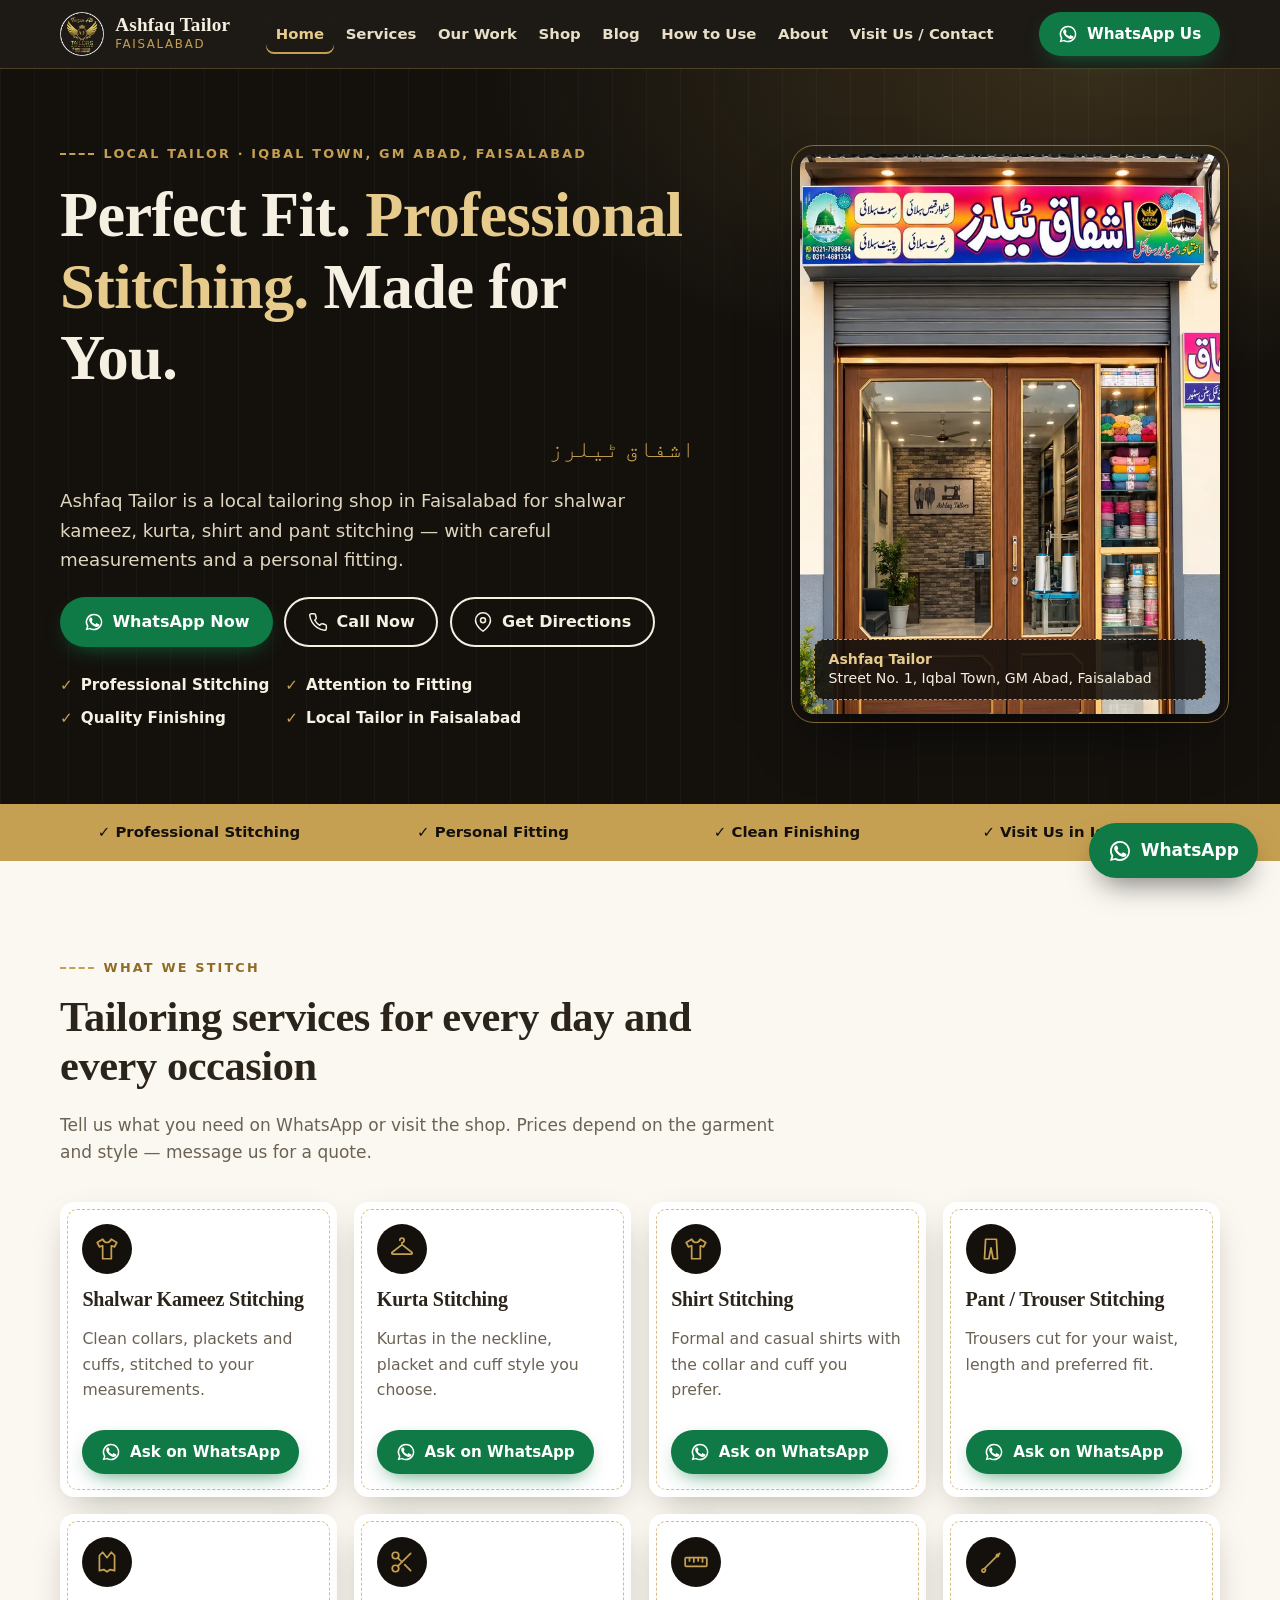
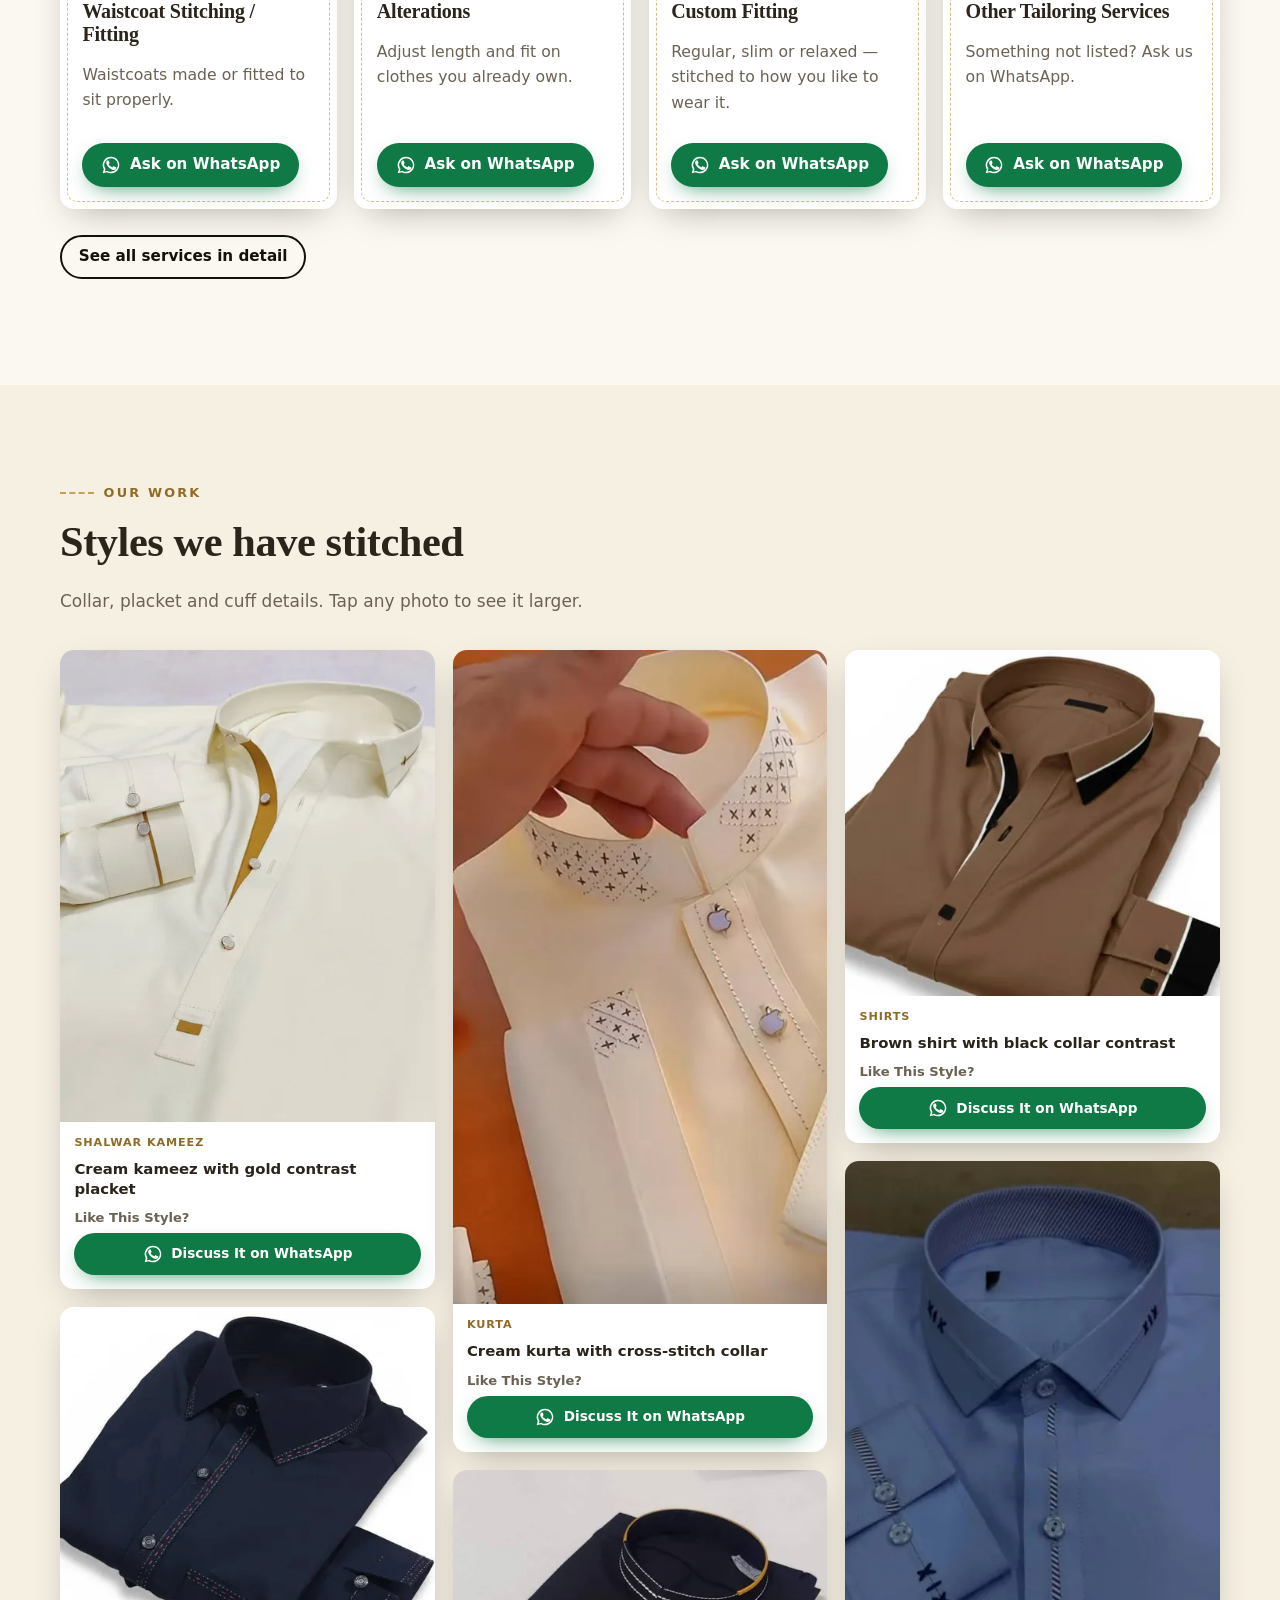
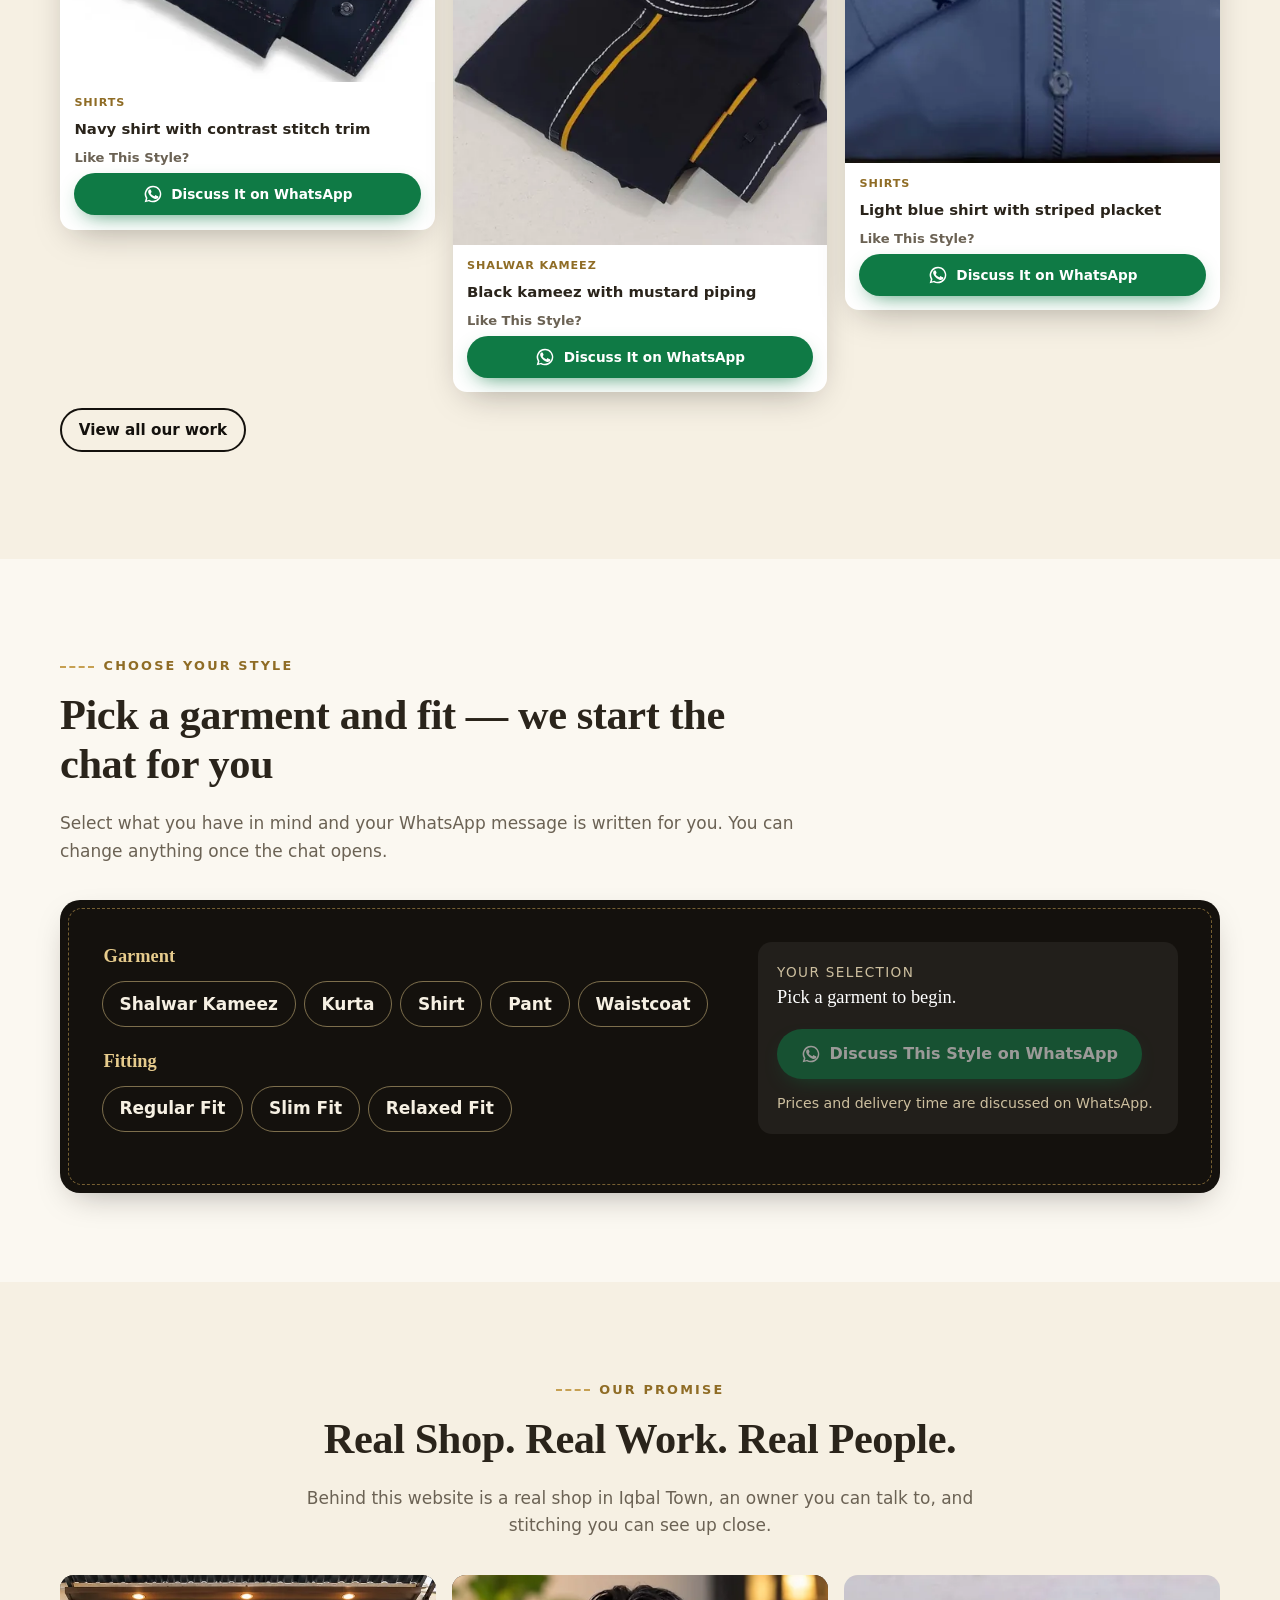
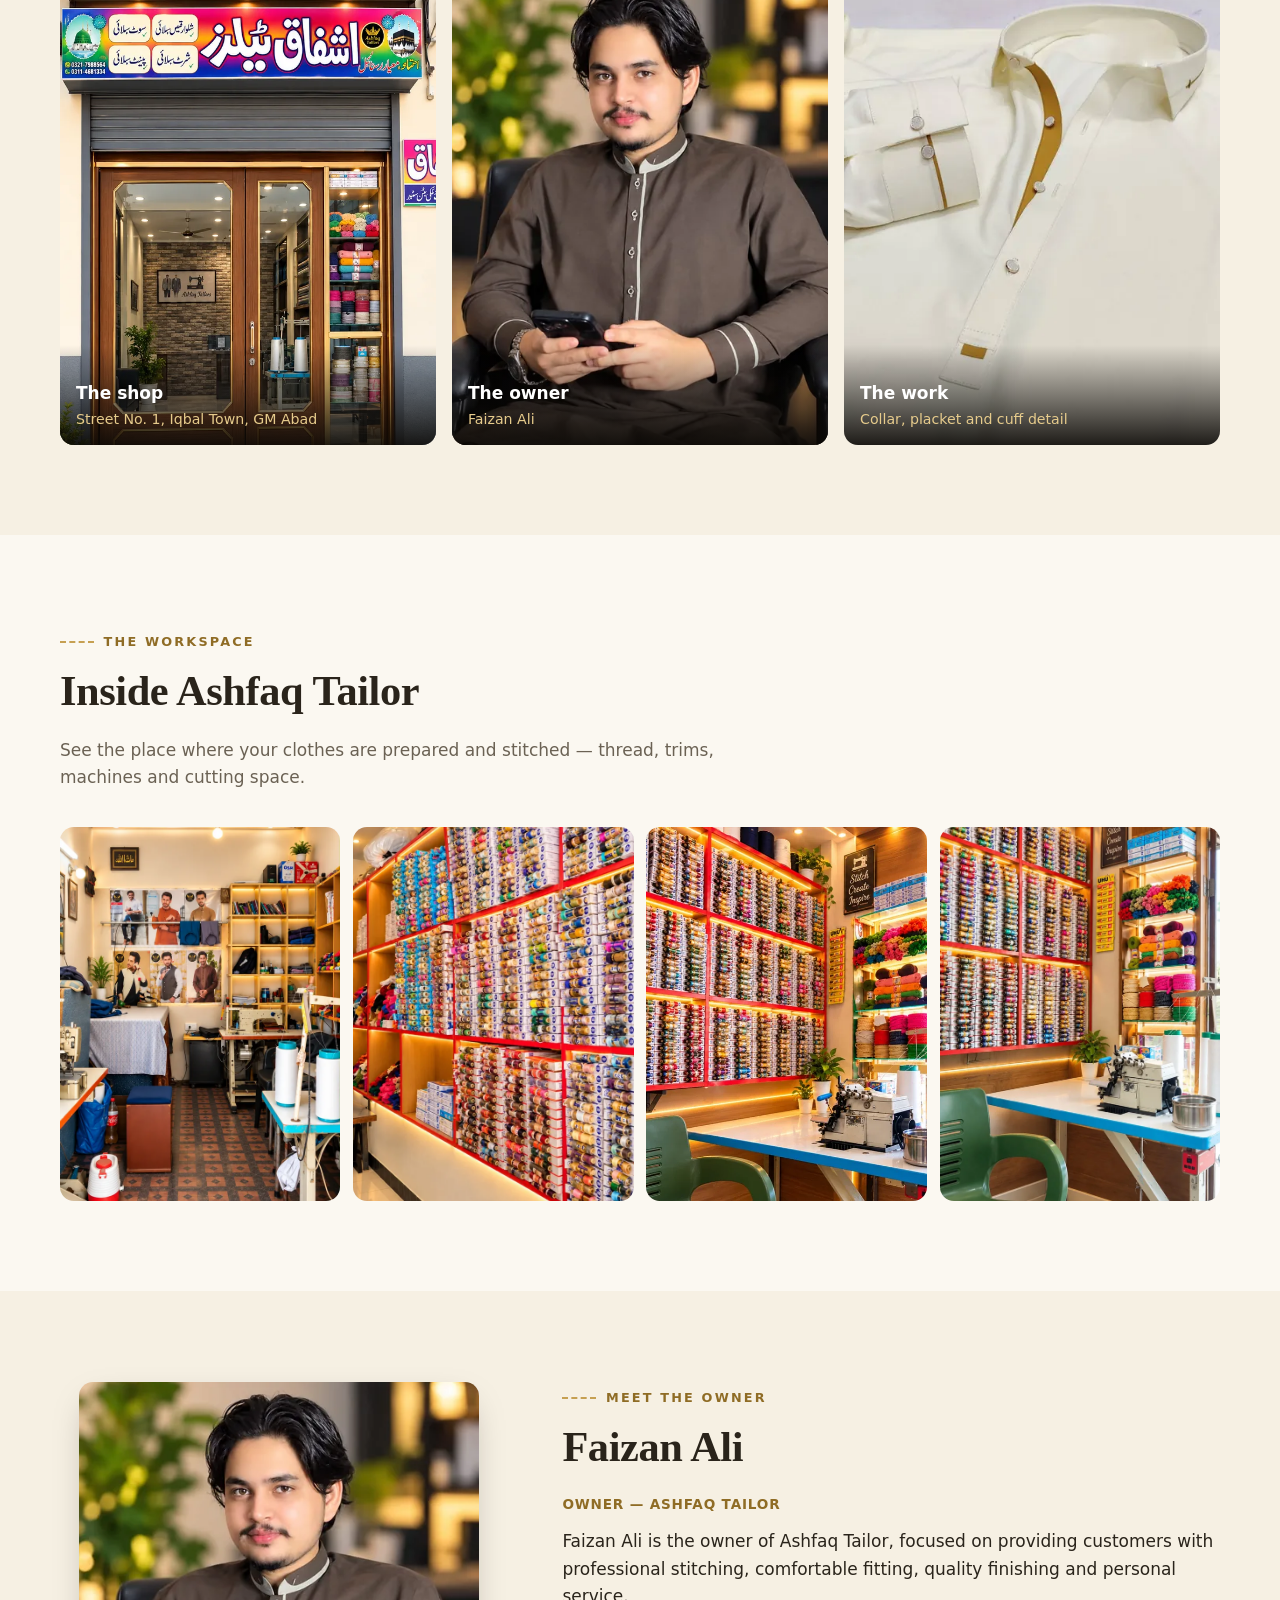
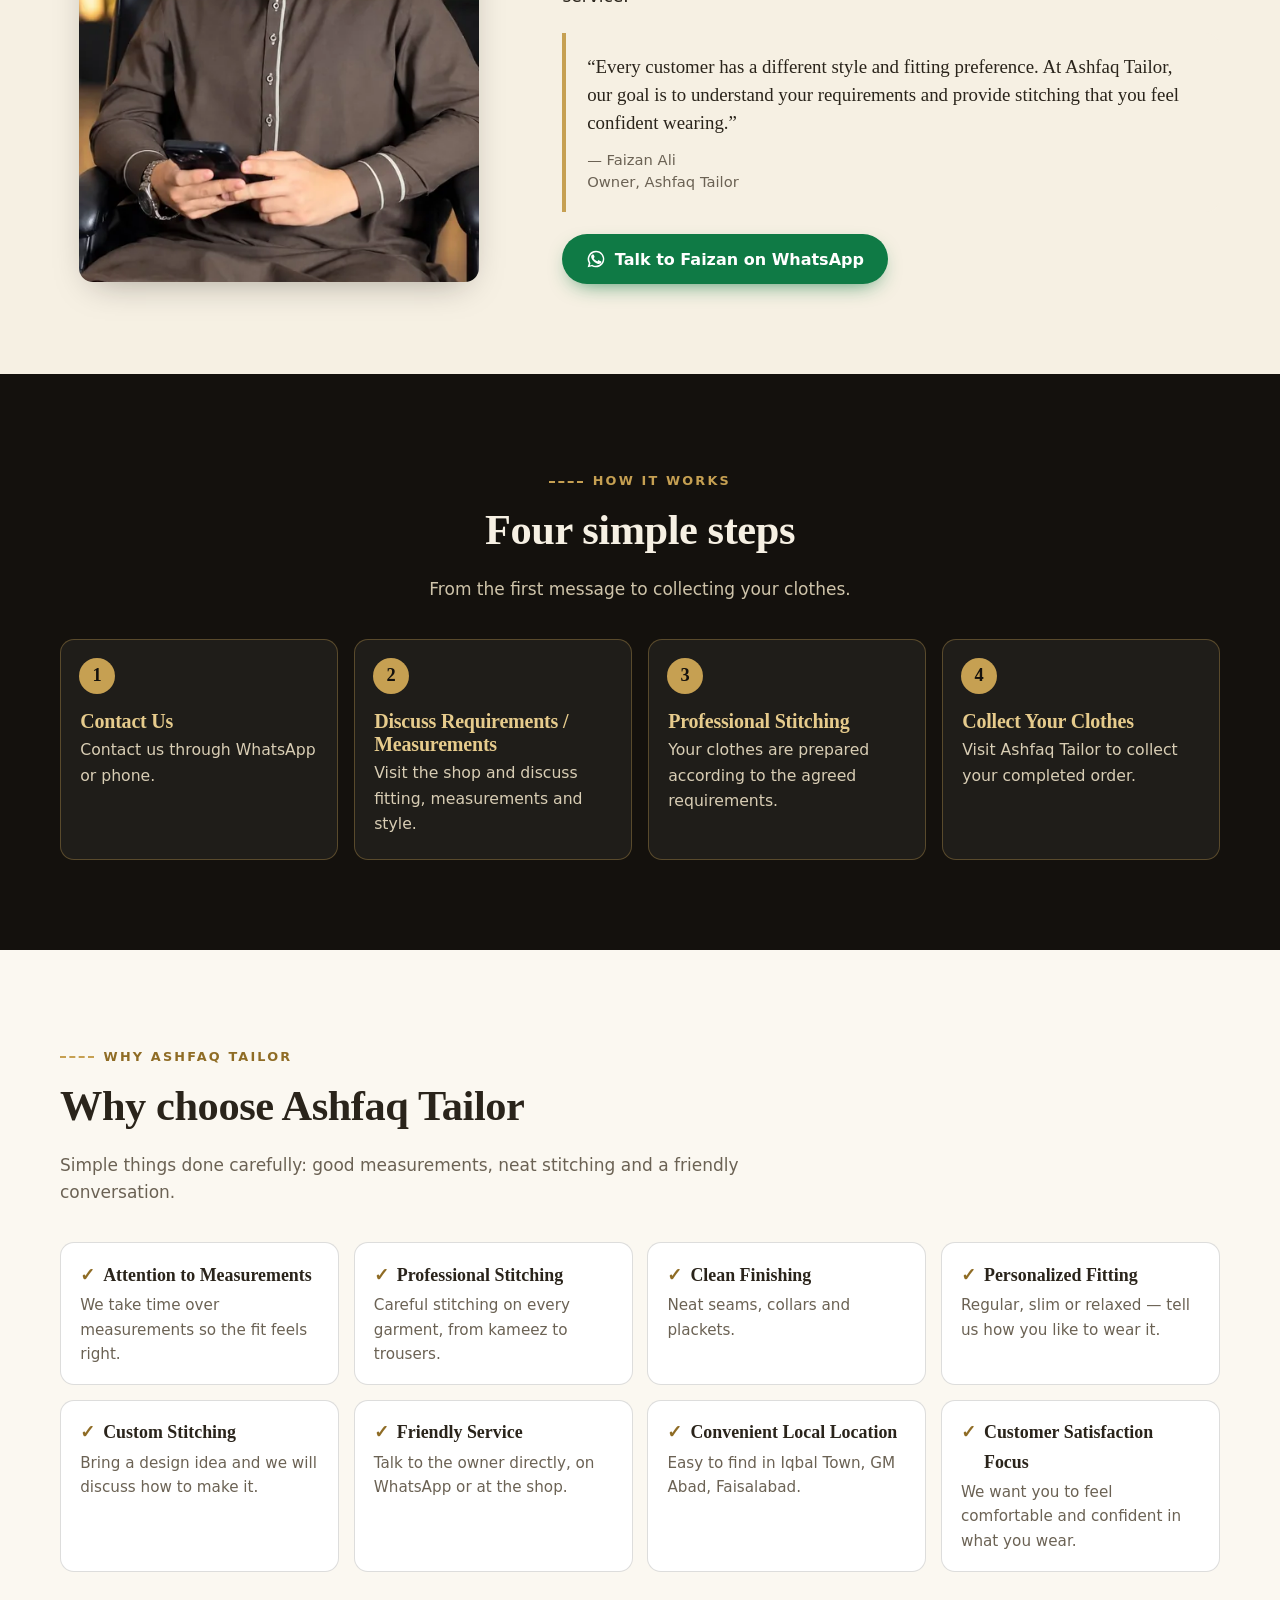
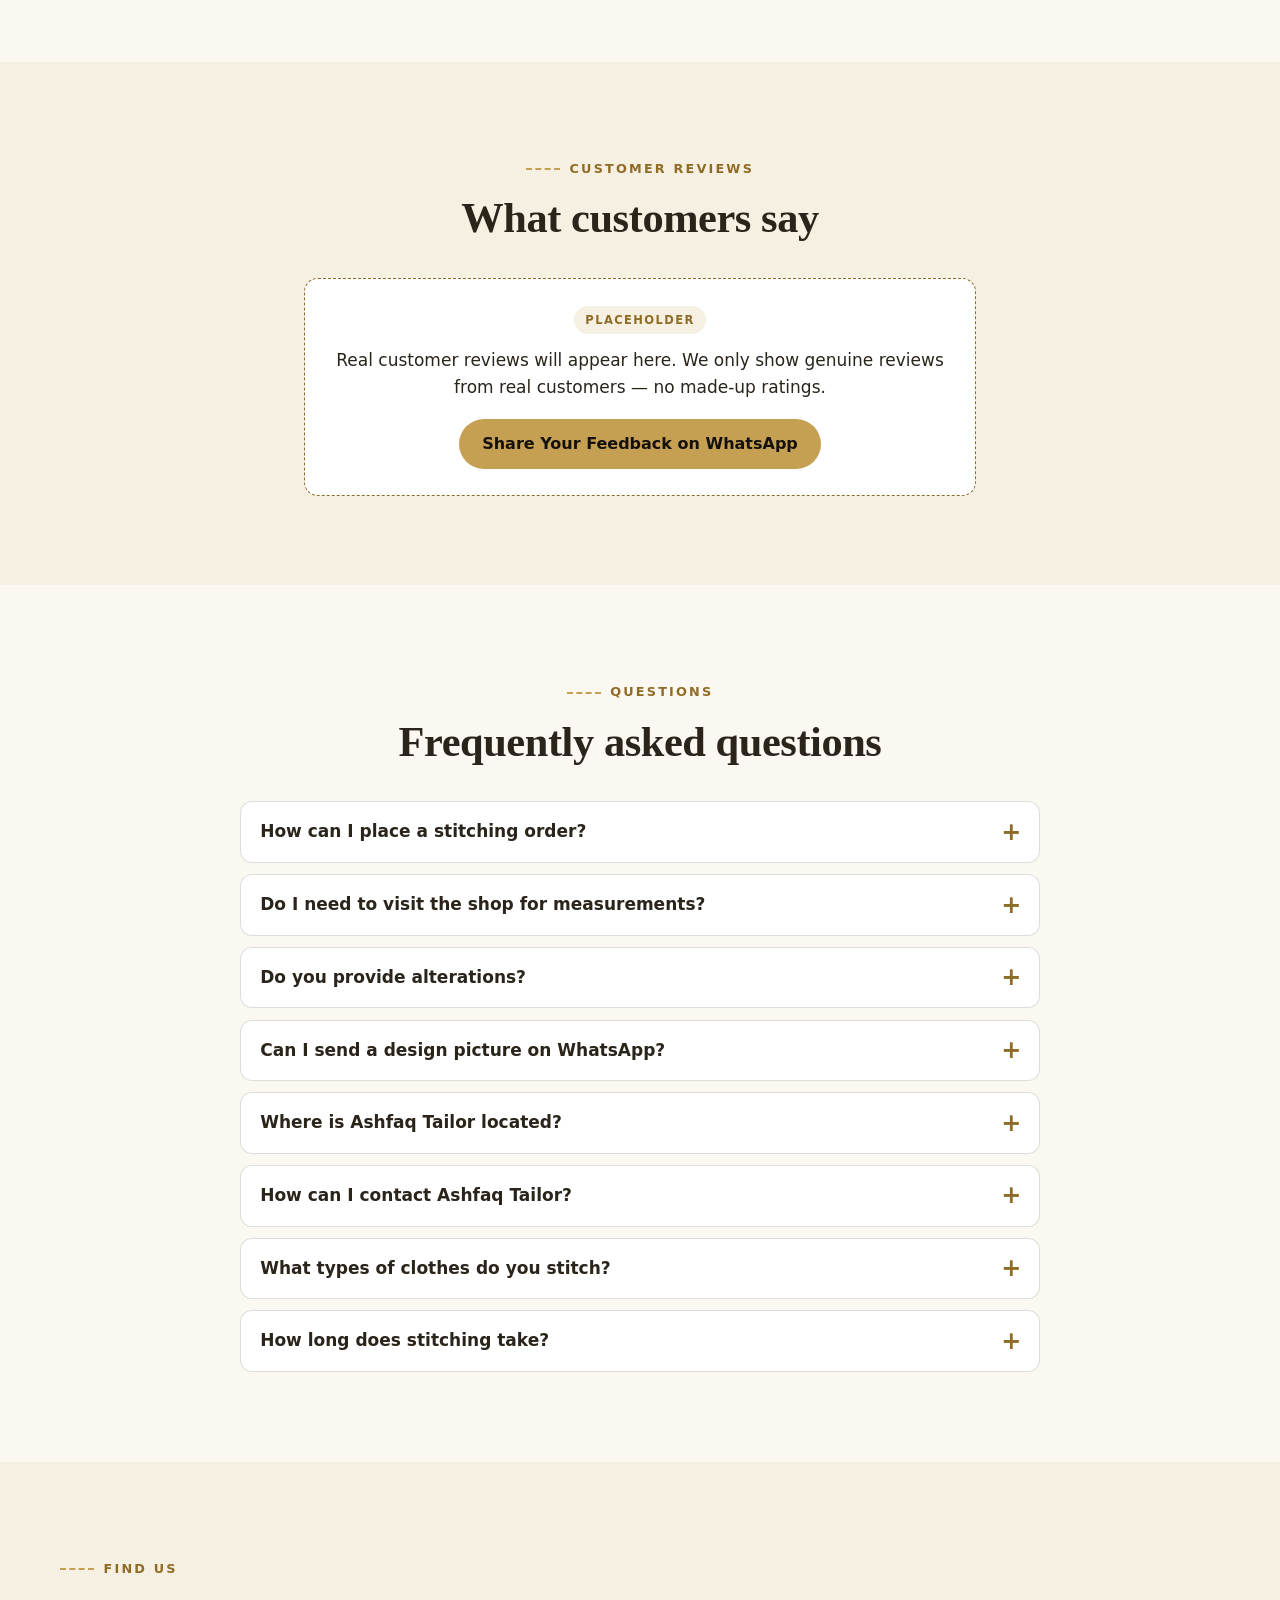
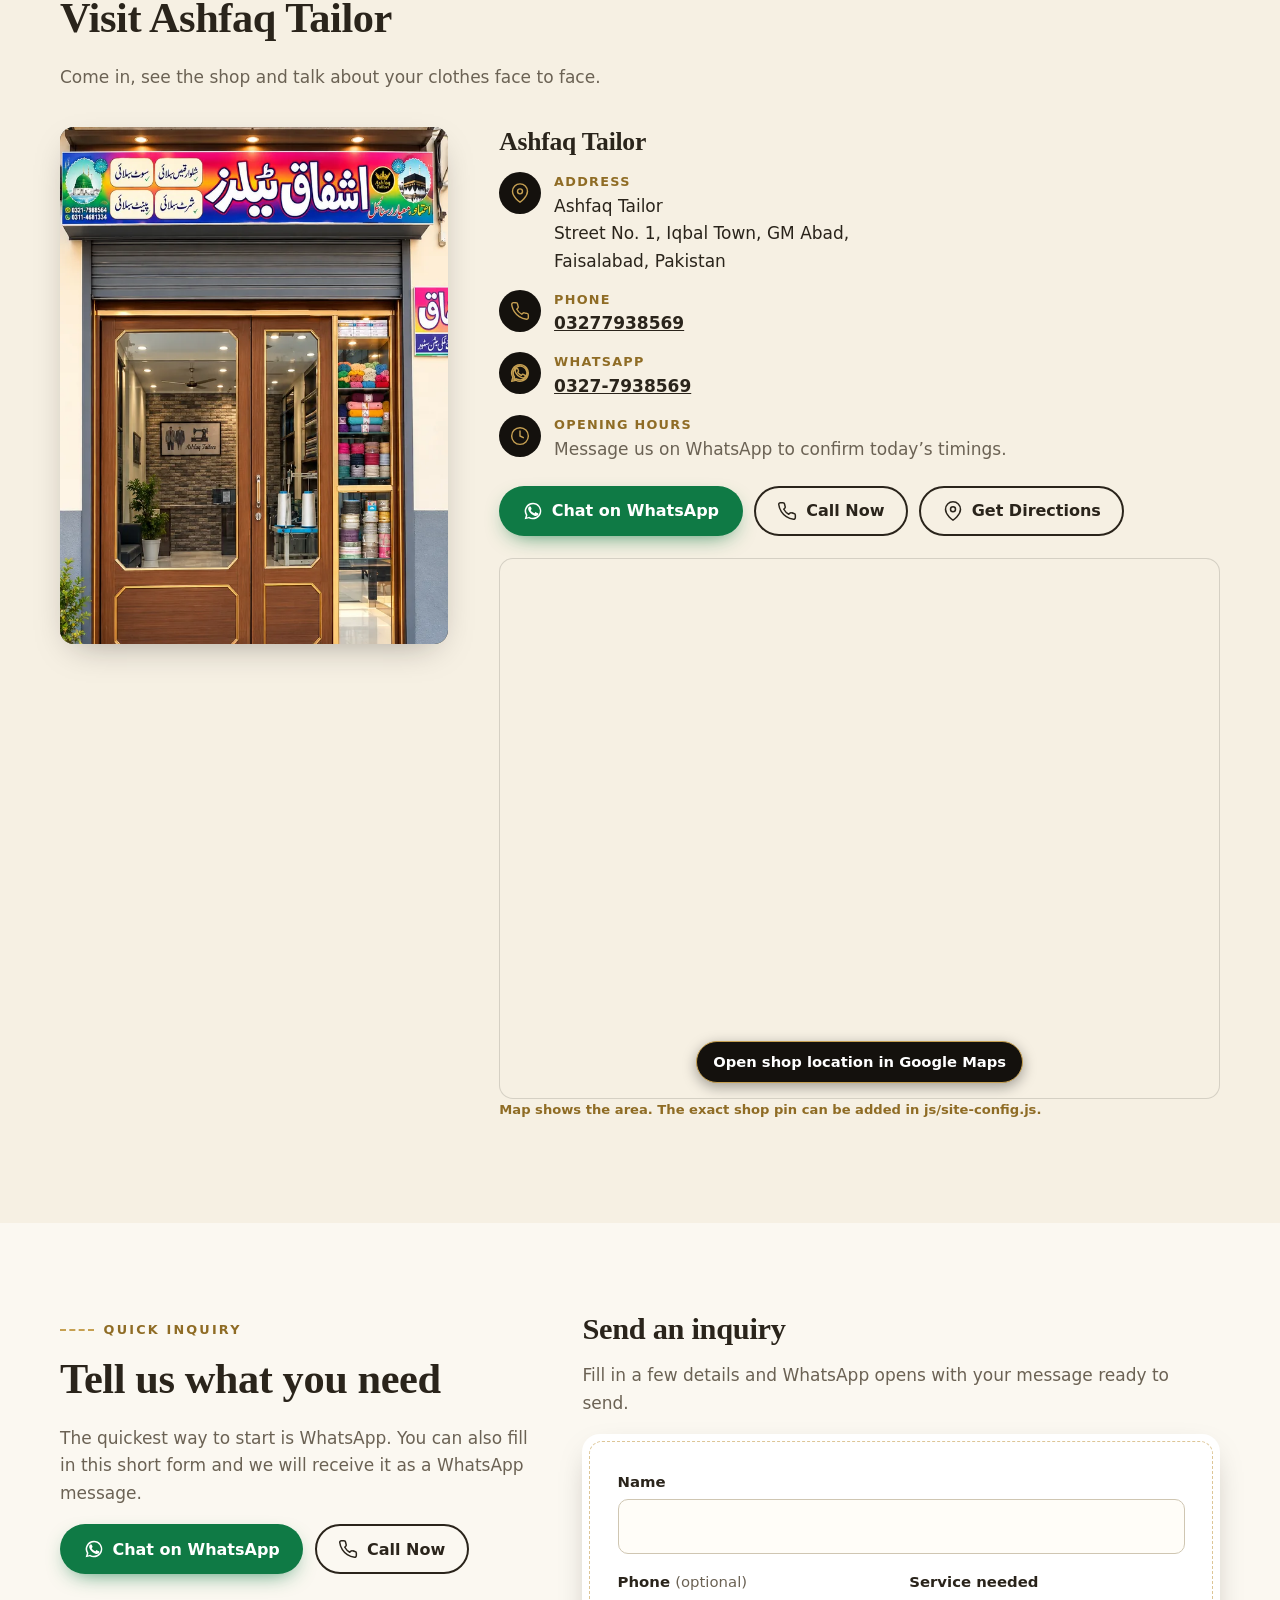
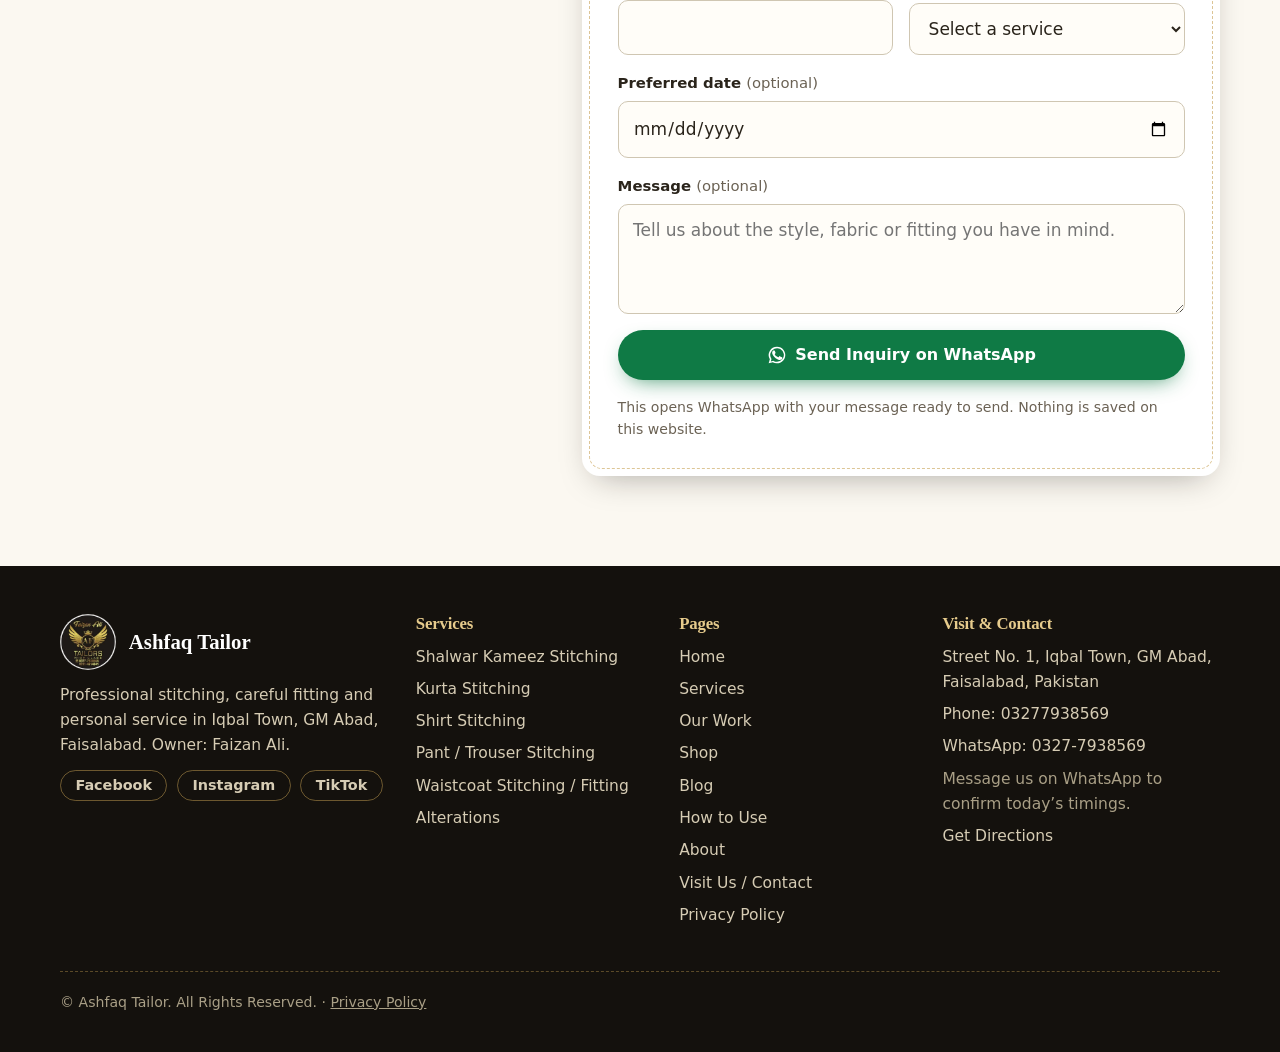
<file: index.html>
<!doctype html>
<html lang="en" dir="ltr">
<head>
<meta charset="utf-8">
<meta name="viewport" content="width=device-width, initial-scale=1">
<meta name="google-site-verification" content="SUYmdNV5ju6b-N-JA53-bNEOVY3HX7PPZ7csGIOZAcQ" />
<title>Ashfaq Tailor | Tailor in Iqbal Town, GM Abad, Faisalabad</title>
<meta name="description" content="Ashfaq Tailor in Iqbal Town, GM Abad, Faisalabad: shalwar kameez, kurta, shirt and pant stitching, alterations and custom fitting. WhatsApp or visit us.">
<meta name="robots" content="index,follow,max-image-preview:large,max-snippet:-1">
<link rel="canonical" href="https://YOUR-DOMAIN.com/">
<link rel="alternate" hreflang="en-PK" href="https://YOUR-DOMAIN.com/">
<link rel="alternate" hreflang="x-default" href="https://YOUR-DOMAIN.com/">
<meta name="geo.region" content="PK-PB">
<meta name="geo.placename" content="Iqbal Town, GM Abad, Faisalabad">
<meta name="theme-color" content="#14110d">
<meta property="og:type" content="website">
<meta property="og:site_name" content="Ashfaq Tailor">
<meta property="og:title" content="Ashfaq Tailor | Tailor in Iqbal Town, GM Abad, Faisalabad">
<meta property="og:description" content="Ashfaq Tailor in Iqbal Town, GM Abad, Faisalabad: shalwar kameez, kurta, shirt and pant stitching, alterations and custom fitting. WhatsApp or visit us.">
<meta property="og:url" content="https://YOUR-DOMAIN.com/">
<meta property="og:image" content="https://YOUR-DOMAIN.com/images/brand/og-ashfaq-tailor.jpg">
<meta property="og:image:alt" content="Ashfaq Tailor shop front in Iqbal Town, GM Abad, Faisalabad">
<meta property="og:image:width" content="1200">
<meta property="og:image:height" content="630">
<meta property="og:locale" content="en_PK">
<meta name="twitter:card" content="summary_large_image">
<meta name="twitter:title" content="Ashfaq Tailor | Tailor in Iqbal Town, GM Abad, Faisalabad">
<meta name="twitter:description" content="Ashfaq Tailor in Iqbal Town, GM Abad, Faisalabad: shalwar kameez, kurta, shirt and pant stitching, alterations and custom fitting. WhatsApp or visit us.">
<meta name="twitter:image" content="https://YOUR-DOMAIN.com/images/brand/og-ashfaq-tailor.jpg">
<link rel="icon" type="image/png" sizes="32x32" href="images/brand/favicon-32.png">
<link rel="apple-touch-icon" href="images/brand/favicon-180.png">
<link rel="stylesheet" href="css/style.css">
<script>document.documentElement.classList.add("js")</script>
<script type="application/ld+json" id="ld-business">{"@context": "https://schema.org", "@type": "LocalBusiness", "@id": "https://YOUR-DOMAIN.com/#business", "name": "Ashfaq Tailor", "description": "Local tailoring shop in Iqbal Town, GM Abad, Faisalabad for shalwar kameez, kurta, shirt and pant stitching, alterations and custom fitting.", "url": "https://YOUR-DOMAIN.com/", "image": ["https://YOUR-DOMAIN.com/images/shop/ashfaq-tailor-shop-exterior-faisalabad-941.webp", "https://YOUR-DOMAIN.com/images/owner/faizan-ali-ashfaq-tailor-owner-1073.webp"], "logo": "https://YOUR-DOMAIN.com/images/brand/ashfaq-tailor-logo-400.webp", "address": {"@type": "PostalAddress", "streetAddress": "Street No. 1, Iqbal Town, GM Abad", "addressLocality": "Faisalabad", "addressRegion": "Punjab", "addressCountry": "PK"}, "areaServed": {"@type": "City", "name": "Faisalabad"}, "employee": {"@type": "Person", "name": "Faizan Ali", "jobTitle": "Owner"}, "hasOfferCatalog": {"@type": "OfferCatalog", "name": "Tailoring services", "itemListElement": [{"@type": "Offer", "itemOffered": {"@type": "Service", "name": "Shalwar Kameez Stitching"}}, {"@type": "Offer", "itemOffered": {"@type": "Service", "name": "Kurta Stitching"}}, {"@type": "Offer", "itemOffered": {"@type": "Service", "name": "Shirt Stitching"}}, {"@type": "Offer", "itemOffered": {"@type": "Service", "name": "Pant / Trouser Stitching"}}, {"@type": "Offer", "itemOffered": {"@type": "Service", "name": "Waistcoat Stitching / Fitting"}}, {"@type": "Offer", "itemOffered": {"@type": "Service", "name": "Alterations"}}, {"@type": "Offer", "itemOffered": {"@type": "Service", "name": "Custom Fitting"}}, {"@type": "Offer", "itemOffered": {"@type": "Service", "name": "Other Tailoring Services"}}]}}</script>
<script type="application/ld+json">{"@context": "https://schema.org", "@type": "FAQPage", "mainEntity": [{"@type": "Question", "name": "How can I place a stitching order?", "acceptedAnswer": {"@type": "Answer", "text": "Message us on WhatsApp or call to tell us what you need. Then visit the shop to confirm your measurements and style, and we will prepare your clothes."}}, {"@type": "Question", "name": "Do I need to visit the shop for measurements?", "acceptedAnswer": {"@type": "Answer", "text": "Measurements are normally taken at the shop so the fit is right. If visiting is difficult for you, message us on WhatsApp and ask."}}, {"@type": "Question", "name": "Do you provide alterations?", "acceptedAnswer": {"@type": "Answer", "text": "Yes, alterations are one of our services. Message us or bring the garment to the shop and we will tell you what can be done."}}, {"@type": "Question", "name": "Can I send a design picture on WhatsApp?", "acceptedAnswer": {"@type": "Answer", "text": "Yes. Send us a photo of the style you like on WhatsApp and we will discuss it with you."}}, {"@type": "Question", "name": "Where is Ashfaq Tailor located?", "acceptedAnswer": {"@type": "Answer", "text": "We are at Street No. 1, Iqbal Town, GM Abad, Faisalabad, Pakistan. Use the Get Directions button to open the route in Google Maps."}}, {"@type": "Question", "name": "How can I contact Ashfaq Tailor?", "acceptedAnswer": {"@type": "Answer", "text": "Message us on WhatsApp, call us, or visit the shop. All contact details are on our Contact page."}}, {"@type": "Question", "name": "What types of clothes do you stitch?", "acceptedAnswer": {"@type": "Answer", "text": "Shalwar kameez, kurta, shirts and pants, plus waistcoat stitching and fitting, alterations and custom fitting. For anything else, just ask."}}, {"@type": "Question", "name": "How long does stitching take?", "acceptedAnswer": {"@type": "Answer", "text": "It depends on the garment and how busy we are. Message us on WhatsApp and we will confirm the time for your order."}}]}</script>
<script type="application/ld+json">{"@context": "https://schema.org", "@type": "WebSite", "name": "Ashfaq Tailor", "url": "https://YOUR-DOMAIN.com/", "inLanguage": "en-PK"}</script>
</head>
<body>
<a class="skip" href="#main">Skip to content</a>
<header class="site-header">
 <div class="container">
  <a class="brand" href="index.html" aria-label="Ashfaq Tailor — home"><img src="images/brand/ashfaq-tailor-logo-400.webp" srcset="images/brand/ashfaq-tailor-logo-160.webp 160w, images/brand/ashfaq-tailor-logo-400.webp 400w" sizes="44px" width="400" height="400" alt="Ashfaq Tailor logo" decoding="async" ><span><b>Ashfaq Tailor</b><small>Faisalabad</small></span></a>
  <nav class="nav" aria-label="Main"><a href="index.html" aria-current="page">Home</a><a href="services.html">Services</a><a href="our-work.html">Our Work</a><a href="shop.html">Shop</a><a href="blog.html">Blog</a><a href="how-to-use.html">How to Use</a><a href="about.html">About</a><a href="contact.html">Visit Us / Contact</a></nav>
  <a class="btn btn--wa btn--sm header-cta" data-wa href="contact.html"><svg viewBox="0 0 24 24" fill="currentColor" aria-hidden="true"><path d="M17.5 14.4c-.3-.1-1.8-.9-2-1s-.5-.1-.7.1-.8 1-.9 1.1-.3.2-.6.1c-.3-.1-1.2-.4-2.3-1.4-.9-.8-1.4-1.7-1.6-2-.2-.3 0-.5.1-.6l.4-.5c.1-.2.2-.3.3-.5.1-.2 0-.4 0-.5s-.7-1.6-.9-2.2c-.2-.6-.5-.5-.7-.5h-.6c-.2 0-.5.1-.8.4s-1 1-1 2.5 1.1 2.9 1.2 3.1c.1.2 2.1 3.2 5.1 4.5 3 1.3 3 .9 3.6.8.6-.1 1.8-.7 2-1.4.3-.7.3-1.3.2-1.4-.1-.1-.3-.2-.6-.3zM12 2a10 10 0 0 0-8.6 15.1L2 22l5-1.3A10 10 0 1 0 12 2zm0 18.2c-1.5 0-2.9-.4-4.1-1.1l-.3-.2-3 .8.8-2.9-.2-.3A8.2 8.2 0 1 1 12 20.200z"/></svg>WhatsApp Us</a>
  <button class="nav-toggle" aria-expanded="false" aria-controls="mobile-nav" aria-label="Menu"><span></span></button>
 </div>
 <div class="container mobile-nav" id="mobile-nav"><nav aria-label="Mobile"><a href="index.html">Home</a><a href="services.html">Services</a><a href="our-work.html">Our Work</a><a href="shop.html">Shop</a><a href="blog.html">Blog</a><a href="how-to-use.html">How to Use</a><a href="about.html">About</a><a href="contact.html">Visit Us / Contact</a></nav><a class="btn btn--wa" data-wa href="contact.html"><svg viewBox="0 0 24 24" fill="currentColor" aria-hidden="true"><path d="M17.5 14.4c-.3-.1-1.8-.9-2-1s-.5-.1-.7.1-.8 1-.9 1.1-.3.2-.6.1c-.3-.1-1.2-.4-2.3-1.4-.9-.8-1.4-1.7-1.6-2-.2-.3 0-.5.1-.6l.4-.5c.1-.2.2-.3.3-.5.1-.2 0-.4 0-.5s-.7-1.6-.9-2.2c-.2-.6-.5-.5-.7-.5h-.6c-.2 0-.5.1-.8.4s-1 1-1 2.5 1.1 2.9 1.2 3.1c.1.2 2.1 3.2 5.1 4.5 3 1.3 3 .9 3.6.8.6-.1 1.8-.7 2-1.4.3-.7.3-1.3.2-1.4-.1-.1-.3-.2-.6-.3zM12 2a10 10 0 0 0-8.6 15.1L2 22l5-1.3A10 10 0 1 0 12 2zm0 18.2c-1.5 0-2.9-.4-4.1-1.1l-.3-.2-3 .8.8-2.9-.2-.3A8.2 8.2 0 1 1 12 20.200z"/></svg>WhatsApp Us</a></div>
</header>
<main id="main">
<section class="hero on-dark" data-loc="hero"><div class="container">
 <div>
  <span class="eyebrow">Local tailor · Iqbal Town, GM Abad, Faisalabad</span>
  <h1>Perfect Fit. <em>Professional Stitching.</em> Made for You.</h1>
  <p class="urdu" lang="ur">اشفاق ٹیلرز</p>
  <p class="lead">Ashfaq Tailor is a local tailoring shop in Faisalabad for shalwar kameez, kurta, shirt and pant stitching — with careful measurements and a personal fitting.</p>
  <div class="btn-row"><a class="btn btn--wa" data-wa href="contact.html"><svg viewBox="0 0 24 24" fill="currentColor" aria-hidden="true"><path d="M17.5 14.4c-.3-.1-1.8-.9-2-1s-.5-.1-.7.1-.8 1-.9 1.1-.3.2-.6.1c-.3-.1-1.2-.4-2.3-1.4-.9-.8-1.4-1.7-1.6-2-.2-.3 0-.5.1-.6l.4-.5c.1-.2.2-.3.3-.5.1-.2 0-.4 0-.5s-.7-1.6-.9-2.2c-.2-.6-.5-.5-.7-.5h-.6c-.2 0-.5.1-.8.4s-1 1-1 2.5 1.1 2.9 1.2 3.1c.1.2 2.1 3.2 5.1 4.5 3 1.3 3 .9 3.6.8.6-.1 1.8-.7 2-1.4.3-.7.3-1.3.2-1.4-.1-.1-.3-.2-.6-.3zM12 2a10 10 0 0 0-8.6 15.1L2 22l5-1.3A10 10 0 1 0 12 2zm0 18.2c-1.5 0-2.9-.4-4.1-1.1l-.3-.2-3 .8.8-2.9-.2-.3A8.2 8.2 0 1 1 12 20.200z"/></svg>WhatsApp Now</a><a class="btn btn--ghost" data-call href="contact.html"><svg viewBox="0 0 24 24" fill="none" stroke="currentColor" stroke-width="1.8" stroke-linecap="round" stroke-linejoin="round" aria-hidden="true"><path d="M22 16.9v3a2 2 0 0 1-2.2 2 19.8 19.8 0 0 1-8.6-3.1 19.5 19.5 0 0 1-6-6A19.8 19.8 0 0 1 2.1 4.2 2 2 0 0 1 4.1 2h3a2 2 0 0 1 2 1.7c.1 1 .4 1.9.7 2.8a2 2 0 0 1-.5 2.1L8.1 9.9a16 16 0 0 0 6 6l1.3-1.3a2 2 0 0 1 2.1-.4c.9.3 1.8.6 2.8.7a2 2 0 0 1 1.7 2z"/></svg>Call Now</a><a class="btn btn--ghost" data-directions href="contact.html"><svg viewBox="0 0 24 24" fill="none" stroke="currentColor" stroke-width="1.8" stroke-linecap="round" stroke-linejoin="round" aria-hidden="true"><path d="M21 10c0 7-9 13-9 13S3 17 3 10a9 9 0 0 1 18 0z"/><circle cx="12" cy="10" r="3"/></svg>Get Directions</a></div>
  <ul class="ticks"><li>Professional Stitching</li><li>Attention to Fitting</li><li>Quality Finishing</li><li>Local Tailor in Faisalabad</li></ul>
 </div>
 <figure class="hero-photo" style="margin:0"><div class="frame"><img src="images/shop/ashfaq-tailor-shop-exterior-faisalabad-941.webp" srcset="images/shop/ashfaq-tailor-shop-exterior-faisalabad-640.webp 640w, images/shop/ashfaq-tailor-shop-exterior-faisalabad-941.webp 941w" sizes="(min-width:900px) 420px, 380px" width="941" height="1672" alt="Front of the Ashfaq Tailor shop with a wooden glass door, a shop sign above and a shelf of fabric" decoding="async" fetchpriority="high"></div>
  <figcaption><b>Ashfaq Tailor</b>Street No. 1, Iqbal Town, GM Abad, Faisalabad</figcaption></figure>
</div></section>
<div class="trust"><div class="container"><ul><li>Professional Stitching</li><li>Personal Fitting</li><li>Clean Finishing</li><li>Visit Us in Iqbal Town</li></ul></div></div>

<section class="section" id="services" data-loc="services"><div class="container">
<div class="sec-head reveal"><span class="eyebrow">What we stitch</span><h2>Tailoring services for every day and every occasion</h2><p class="muted">Tell us what you need on WhatsApp or visit the shop. Prices depend on the garment and style — message us for a quote.</p></div>
<div class="grid grid--svc"><article class="card reveal" id="s-shalwar-kameez"><span class="icon"><svg viewBox="0 0 24 24" aria-hidden="true"><path d="M8 3 3 6l2 4 3-1v12h8V9l3 1 2-4-5-3c-1 2-2.500 3-4 3S9 5 8 3z"/></svg></span><h3>Shalwar Kameez Stitching</h3><p>Clean collars, plackets and cuffs, stitched to your measurements.</p><a class="btn btn--wa btn--sm" data-wa data-msg="Assalam-o-Alaikum Ashfaq Tailor, I would like to ask about Shalwar Kameez Stitching." href="contact.html"><svg viewBox="0 0 24 24" fill="currentColor" aria-hidden="true"><path d="M17.5 14.4c-.3-.1-1.8-.9-2-1s-.5-.1-.7.1-.8 1-.9 1.1-.3.2-.6.1c-.3-.1-1.2-.4-2.3-1.4-.9-.8-1.4-1.7-1.6-2-.2-.3 0-.5.1-.6l.4-.5c.1-.2.2-.3.3-.5.1-.2 0-.4 0-.5s-.7-1.6-.9-2.2c-.2-.6-.5-.5-.7-.5h-.6c-.2 0-.5.1-.8.4s-1 1-1 2.5 1.1 2.9 1.2 3.1c.1.2 2.1 3.2 5.1 4.5 3 1.3 3 .9 3.6.8.6-.1 1.8-.7 2-1.4.3-.7.3-1.3.2-1.4-.1-.1-.3-.2-.6-.3zM12 2a10 10 0 0 0-8.6 15.1L2 22l5-1.3A10 10 0 1 0 12 2zm0 18.2c-1.5 0-2.9-.4-4.1-1.1l-.3-.2-3 .8.8-2.9-.2-.3A8.2 8.2 0 1 1 12 20.200z"/></svg>Ask on WhatsApp</a></article><article class="card reveal" id="s-kurta"><span class="icon"><svg viewBox="0 0 24 24" aria-hidden="true"><path d="M12 6a2 2 0 1 0-2-2M12 6v2L3 15a1 1 0 0 0 .6 1.800h16.800A1 1 0 0 0 21 15l-9-7"/></svg></span><h3>Kurta Stitching</h3><p>Kurtas in the neckline, placket and cuff style you choose.</p><a class="btn btn--wa btn--sm" data-wa data-msg="Assalam-o-Alaikum Ashfaq Tailor, I would like to ask about Kurta Stitching." href="contact.html"><svg viewBox="0 0 24 24" fill="currentColor" aria-hidden="true"><path d="M17.5 14.4c-.3-.1-1.8-.9-2-1s-.5-.1-.7.1-.8 1-.9 1.1-.3.2-.6.1c-.3-.1-1.2-.4-2.3-1.4-.9-.8-1.4-1.7-1.6-2-.2-.3 0-.5.1-.6l.4-.5c.1-.2.2-.3.3-.5.1-.2 0-.4 0-.5s-.7-1.6-.9-2.2c-.2-.6-.5-.5-.7-.5h-.6c-.2 0-.5.1-.8.4s-1 1-1 2.5 1.1 2.9 1.2 3.1c.1.2 2.1 3.2 5.1 4.5 3 1.3 3 .9 3.6.8.6-.1 1.8-.7 2-1.4.3-.7.3-1.3.2-1.4-.1-.1-.3-.2-.6-.3zM12 2a10 10 0 0 0-8.6 15.1L2 22l5-1.3A10 10 0 1 0 12 2zm0 18.2c-1.5 0-2.9-.4-4.1-1.1l-.3-.2-3 .8.8-2.9-.2-.3A8.2 8.2 0 1 1 12 20.200z"/></svg>Ask on WhatsApp</a></article><article class="card reveal" id="s-shirt"><span class="icon"><svg viewBox="0 0 24 24" aria-hidden="true"><path d="M8 3 3 6l2 4 3-1v12h8V9l3 1 2-4-5-3c-1 2-2.500 3-4 3S9 5 8 3z"/></svg></span><h3>Shirt Stitching</h3><p>Formal and casual shirts with the collar and cuff you prefer.</p><a class="btn btn--wa btn--sm" data-wa data-msg="Assalam-o-Alaikum Ashfaq Tailor, I would like to ask about Shirt Stitching." href="contact.html"><svg viewBox="0 0 24 24" fill="currentColor" aria-hidden="true"><path d="M17.5 14.4c-.3-.1-1.8-.9-2-1s-.5-.1-.7.1-.8 1-.9 1.1-.3.2-.6.1c-.3-.1-1.2-.4-2.3-1.4-.9-.8-1.4-1.7-1.6-2-.2-.3 0-.5.1-.6l.4-.5c.1-.2.2-.3.3-.5.1-.2 0-.4 0-.5s-.7-1.6-.9-2.2c-.2-.6-.5-.5-.7-.5h-.6c-.2 0-.5.1-.8.4s-1 1-1 2.5 1.1 2.9 1.2 3.1c.1.2 2.1 3.2 5.1 4.5 3 1.3 3 .9 3.6.8.6-.1 1.8-.7 2-1.4.3-.7.3-1.3.2-1.4-.1-.1-.3-.2-.6-.3zM12 2a10 10 0 0 0-8.6 15.1L2 22l5-1.3A10 10 0 1 0 12 2zm0 18.2c-1.5 0-2.9-.4-4.1-1.1l-.3-.2-3 .8.8-2.9-.2-.3A8.2 8.2 0 1 1 12 20.200z"/></svg>Ask on WhatsApp</a></article><article class="card reveal" id="s-pant"><span class="icon"><svg viewBox="0 0 24 24" aria-hidden="true"><path d="M7 3h10l1 18h-4l-2-10-2 10H6z"/></svg></span><h3>Pant / Trouser Stitching</h3><p>Trousers cut for your waist, length and preferred fit.</p><a class="btn btn--wa btn--sm" data-wa data-msg="Assalam-o-Alaikum Ashfaq Tailor, I would like to ask about Pant / Trouser Stitching." href="contact.html"><svg viewBox="0 0 24 24" fill="currentColor" aria-hidden="true"><path d="M17.5 14.4c-.3-.1-1.8-.9-2-1s-.5-.1-.7.1-.8 1-.9 1.1-.3.2-.6.1c-.3-.1-1.2-.4-2.3-1.4-.9-.8-1.4-1.7-1.6-2-.2-.3 0-.5.1-.6l.4-.5c.1-.2.2-.3.3-.5.1-.2 0-.4 0-.5s-.7-1.6-.9-2.2c-.2-.6-.5-.5-.7-.5h-.6c-.2 0-.5.1-.8.4s-1 1-1 2.5 1.1 2.9 1.2 3.1c.1.2 2.1 3.2 5.1 4.5 3 1.3 3 .9 3.6.8.6-.1 1.8-.7 2-1.4.3-.7.3-1.3.2-1.4-.1-.1-.3-.2-.6-.3zM12 2a10 10 0 0 0-8.6 15.1L2 22l5-1.3A10 10 0 1 0 12 2zm0 18.2c-1.5 0-2.9-.4-4.1-1.1l-.3-.2-3 .8.8-2.9-.2-.3A8.2 8.2 0 1 1 12 20.200z"/></svg>Ask on WhatsApp</a></article><article class="card reveal" id="s-waistcoat"><span class="icon"><svg viewBox="0 0 24 24" aria-hidden="true"><path d="M8 3l4 5 4-5 3 3v14l-4-1-3 2-3-2-4 1V6z"/></svg></span><h3>Waistcoat Stitching / Fitting</h3><p>Waistcoats made or fitted to sit properly.</p><a class="btn btn--wa btn--sm" data-wa data-msg="Assalam-o-Alaikum Ashfaq Tailor, I would like to ask about Waistcoat Stitching / Fitting." href="contact.html"><svg viewBox="0 0 24 24" fill="currentColor" aria-hidden="true"><path d="M17.5 14.4c-.3-.1-1.8-.9-2-1s-.5-.1-.7.1-.8 1-.9 1.1-.3.2-.6.1c-.3-.1-1.2-.4-2.3-1.4-.9-.8-1.4-1.7-1.6-2-.2-.3 0-.5.1-.6l.4-.5c.1-.2.2-.3.3-.5.1-.2 0-.4 0-.5s-.7-1.6-.9-2.2c-.2-.6-.5-.5-.7-.5h-.6c-.2 0-.5.1-.8.4s-1 1-1 2.5 1.1 2.9 1.2 3.1c.1.2 2.1 3.2 5.1 4.5 3 1.3 3 .9 3.6.8.6-.1 1.8-.7 2-1.4.3-.7.3-1.3.2-1.4-.1-.1-.3-.2-.6-.3zM12 2a10 10 0 0 0-8.6 15.1L2 22l5-1.3A10 10 0 1 0 12 2zm0 18.2c-1.5 0-2.9-.4-4.1-1.1l-.3-.2-3 .8.8-2.9-.2-.3A8.2 8.2 0 1 1 12 20.200z"/></svg>Ask on WhatsApp</a></article><article class="card reveal" id="s-alterations"><span class="icon"><svg viewBox="0 0 24 24" aria-hidden="true"><circle cx="6" cy="6" r="3"/><circle cx="6" cy="18" r="3"/><path d="M20 4 8.100 15.900M14.500 14.500 20 20M8.100 8.100 12 12"/></svg></span><h3>Alterations</h3><p>Adjust length and fit on clothes you already own.</p><a class="btn btn--wa btn--sm" data-wa data-msg="Assalam-o-Alaikum Ashfaq Tailor, I would like to ask about Alterations." href="contact.html"><svg viewBox="0 0 24 24" fill="currentColor" aria-hidden="true"><path d="M17.5 14.4c-.3-.1-1.8-.9-2-1s-.5-.1-.7.1-.8 1-.9 1.1-.3.2-.6.1c-.3-.1-1.2-.4-2.3-1.4-.9-.8-1.4-1.7-1.6-2-.2-.3 0-.5.1-.6l.4-.5c.1-.2.2-.3.3-.5.1-.2 0-.4 0-.5s-.7-1.6-.9-2.2c-.2-.6-.5-.5-.7-.5h-.6c-.2 0-.5.1-.8.4s-1 1-1 2.5 1.1 2.9 1.2 3.1c.1.2 2.1 3.2 5.1 4.5 3 1.3 3 .9 3.6.8.6-.1 1.8-.7 2-1.4.3-.7.3-1.3.2-1.4-.1-.1-.3-.2-.6-.3zM12 2a10 10 0 0 0-8.6 15.1L2 22l5-1.3A10 10 0 1 0 12 2zm0 18.2c-1.5 0-2.9-.4-4.1-1.1l-.3-.2-3 .8.8-2.9-.2-.3A8.2 8.2 0 1 1 12 20.200z"/></svg>Ask on WhatsApp</a></article><article class="card reveal" id="s-custom-fitting"><span class="icon"><svg viewBox="0 0 24 24" aria-hidden="true"><rect x="2" y="8" width="20" height="8" rx="1"/><path d="M6 8v3M10 8v4M14 8v3M18 8v4"/></svg></span><h3>Custom Fitting</h3><p>Regular, slim or relaxed — stitched to how you like to wear it.</p><a class="btn btn--wa btn--sm" data-wa data-msg="Assalam-o-Alaikum Ashfaq Tailor, I would like to ask about Custom Fitting." href="contact.html"><svg viewBox="0 0 24 24" fill="currentColor" aria-hidden="true"><path d="M17.5 14.4c-.3-.1-1.8-.9-2-1s-.5-.1-.7.1-.8 1-.9 1.1-.3.2-.6.1c-.3-.1-1.2-.4-2.3-1.4-.9-.8-1.4-1.7-1.6-2-.2-.3 0-.5.1-.6l.4-.5c.1-.2.2-.3.3-.5.1-.2 0-.4 0-.5s-.7-1.6-.9-2.2c-.2-.6-.5-.5-.7-.5h-.6c-.2 0-.5.1-.8.4s-1 1-1 2.5 1.1 2.9 1.2 3.1c.1.2 2.1 3.2 5.1 4.5 3 1.3 3 .9 3.6.8.6-.1 1.8-.7 2-1.4.3-.7.3-1.3.2-1.4-.1-.1-.3-.2-.6-.3zM12 2a10 10 0 0 0-8.6 15.1L2 22l5-1.3A10 10 0 1 0 12 2zm0 18.2c-1.5 0-2.9-.4-4.1-1.1l-.3-.2-3 .8.8-2.9-.2-.3A8.2 8.2 0 1 1 12 20.200z"/></svg>Ask on WhatsApp</a></article><article class="card reveal" id="s-other"><span class="icon"><svg viewBox="0 0 24 24" aria-hidden="true"><path d="M20 4 6 18"/><path d="M6 18c-2 0-3 2-2 3 1 1 3 0 3-2"/><circle cx="18" cy="6" r="1"/></svg></span><h3>Other Tailoring Services</h3><p>Something not listed? Ask us on WhatsApp.</p><a class="btn btn--wa btn--sm" data-wa data-msg="Assalam-o-Alaikum Ashfaq Tailor, I would like to ask about Other Tailoring Services." href="contact.html"><svg viewBox="0 0 24 24" fill="currentColor" aria-hidden="true"><path d="M17.5 14.4c-.3-.1-1.8-.9-2-1s-.5-.1-.7.1-.8 1-.9 1.1-.3.2-.6.1c-.3-.1-1.2-.4-2.3-1.4-.9-.8-1.4-1.7-1.6-2-.2-.3 0-.5.1-.6l.4-.5c.1-.2.2-.3.3-.5.1-.2 0-.4 0-.5s-.7-1.6-.9-2.2c-.2-.6-.5-.5-.7-.5h-.6c-.2 0-.5.1-.8.4s-1 1-1 2.5 1.1 2.9 1.2 3.1c.1.2 2.1 3.2 5.1 4.5 3 1.3 3 .9 3.6.8.6-.1 1.8-.7 2-1.4.3-.7.3-1.3.2-1.4-.1-.1-.3-.2-.6-.3zM12 2a10 10 0 0 0-8.6 15.1L2 22l5-1.3A10 10 0 1 0 12 2zm0 18.2c-1.5 0-2.9-.4-4.1-1.1l-.3-.2-3 .8.8-2.9-.2-.3A8.2 8.2 0 1 1 12 20.200z"/></svg>Ask on WhatsApp</a></article></div>
<p style="margin-top:1.6rem"><a class="btn btn--ghost btn--sm" style="color:var(--ink)" href="services.html">See all services in detail</a></p>
</div></section>

<section class="section section--ivory" id="our-work" data-loc="our-work"><div class="container" data-lb-group>
<div class="sec-head reveal"><span class="eyebrow">Our Work</span><h2>Styles we have stitched</h2><p class="muted">Collar, placket and cuff details. Tap any photo to see it larger.</p></div>
<div class="work work--home"><figure class="work-item reveal" data-cat="shalwar-kameez">
<button class="thumb" type="button" data-lb data-lb-wa data-full="images/portfolio/ashfaq-tailor-shalwar-kameez-cream-gold-placket-faisalabad-900.webp" data-alt="Cream shalwar kameez with a mustard-gold contrast placket and cuff, shown close up" data-title="Cream kameez with gold contrast placket" aria-label="View larger: Cream kameez with gold contrast placket"><img src="images/portfolio/ashfaq-tailor-shalwar-kameez-cream-gold-placket-faisalabad-900.webp" srcset="images/portfolio/ashfaq-tailor-shalwar-kameez-cream-gold-placket-faisalabad-480.webp 480w, images/portfolio/ashfaq-tailor-shalwar-kameez-cream-gold-placket-faisalabad-900.webp 900w" sizes="(min-width:760px) 33vw, 50vw" width="900" height="1133" alt="Cream shalwar kameez with a mustard-gold contrast placket and cuff, shown close up" loading="lazy" decoding="async" ></button>
<figcaption class="cap"><small>Shalwar Kameez</small><b>Cream kameez with gold contrast placket</b><span class="ask">Like This Style?</span><a class="btn btn--wa btn--sm" data-wa data-msg="Assalam-o-Alaikum Ashfaq Tailor, I like this style: Cream kameez with gold contrast placket. I would like to discuss it." href="contact.html"><svg viewBox="0 0 24 24" fill="currentColor" aria-hidden="true"><path d="M17.5 14.4c-.3-.1-1.8-.9-2-1s-.5-.1-.7.1-.8 1-.9 1.1-.3.2-.6.1c-.3-.1-1.2-.4-2.3-1.4-.9-.8-1.4-1.7-1.6-2-.2-.3 0-.5.1-.6l.4-.5c.1-.2.2-.3.3-.5.1-.2 0-.4 0-.5s-.7-1.6-.9-2.2c-.2-.6-.5-.5-.7-.5h-.6c-.2 0-.5.1-.8.4s-1 1-1 2.5 1.1 2.9 1.2 3.1c.1.2 2.1 3.2 5.1 4.5 3 1.3 3 .9 3.6.8.6-.1 1.8-.7 2-1.4.3-.7.3-1.3.2-1.4-.1-.1-.3-.2-.6-.3zM12 2a10 10 0 0 0-8.6 15.1L2 22l5-1.3A10 10 0 1 0 12 2zm0 18.2c-1.5 0-2.9-.4-4.1-1.1l-.3-.2-3 .8.8-2.9-.2-.3A8.2 8.2 0 1 1 12 20.200z"/></svg>Discuss It on WhatsApp</a></figcaption></figure><figure class="work-item reveal" data-cat="shirts">
<button class="thumb" type="button" data-lb data-lb-wa data-full="images/portfolio/ashfaq-tailor-shirt-navy-contrast-stitch-faisalabad-900.webp" data-alt="Folded navy shirt with red and white stitched trim on the collar, placket, pocket and cuff" data-title="Navy shirt with contrast stitch trim" aria-label="View larger: Navy shirt with contrast stitch trim"><img src="images/portfolio/ashfaq-tailor-shirt-navy-contrast-stitch-faisalabad-900.webp" srcset="images/portfolio/ashfaq-tailor-shirt-navy-contrast-stitch-faisalabad-480.webp 480w, images/portfolio/ashfaq-tailor-shirt-navy-contrast-stitch-faisalabad-900.webp 900w" sizes="(min-width:760px) 33vw, 50vw" width="900" height="900" alt="Folded navy shirt with red and white stitched trim on the collar, placket, pocket and cuff" loading="lazy" decoding="async" ></button>
<figcaption class="cap"><small>Shirts</small><b>Navy shirt with contrast stitch trim</b><span class="ask">Like This Style?</span><a class="btn btn--wa btn--sm" data-wa data-msg="Assalam-o-Alaikum Ashfaq Tailor, I like this style: Navy shirt with contrast stitch trim. I would like to discuss it." href="contact.html"><svg viewBox="0 0 24 24" fill="currentColor" aria-hidden="true"><path d="M17.5 14.4c-.3-.1-1.8-.9-2-1s-.5-.1-.7.1-.8 1-.9 1.1-.3.2-.6.1c-.3-.1-1.2-.4-2.3-1.4-.9-.8-1.4-1.7-1.6-2-.2-.3 0-.5.1-.6l.4-.5c.1-.2.2-.3.3-.5.1-.2 0-.4 0-.5s-.7-1.6-.9-2.2c-.2-.6-.5-.5-.7-.5h-.6c-.2 0-.5.1-.8.4s-1 1-1 2.5 1.1 2.9 1.2 3.1c.1.2 2.1 3.2 5.1 4.5 3 1.3 3 .9 3.6.8.6-.1 1.8-.7 2-1.4.3-.7.3-1.3.2-1.4-.1-.1-.3-.2-.6-.3zM12 2a10 10 0 0 0-8.6 15.1L2 22l5-1.3A10 10 0 1 0 12 2zm0 18.2c-1.5 0-2.9-.4-4.1-1.1l-.3-.2-3 .8.8-2.9-.2-.3A8.2 8.2 0 1 1 12 20.200z"/></svg>Discuss It on WhatsApp</a></figcaption></figure><figure class="work-item reveal" data-cat="kurta">
<button class="thumb" type="button" data-lb data-lb-wa data-full="images/portfolio/ashfaq-tailor-kurta-cream-cross-stitch-collar-faisalabad-608.webp" data-alt="Hand holding the collar of a cream kurta with small cross-stitch patterns and two button studs" data-title="Cream kurta with cross-stitch collar" aria-label="View larger: Cream kurta with cross-stitch collar"><img src="images/portfolio/ashfaq-tailor-kurta-cream-cross-stitch-collar-faisalabad-608.webp" srcset="images/portfolio/ashfaq-tailor-kurta-cream-cross-stitch-collar-faisalabad-480.webp 480w, images/portfolio/ashfaq-tailor-kurta-cream-cross-stitch-collar-faisalabad-608.webp 608w" sizes="(min-width:760px) 33vw, 50vw" width="608" height="1060" alt="Hand holding the collar of a cream kurta with small cross-stitch patterns and two button studs" loading="lazy" decoding="async" ></button>
<figcaption class="cap"><small>Kurta</small><b>Cream kurta with cross-stitch collar</b><span class="ask">Like This Style?</span><a class="btn btn--wa btn--sm" data-wa data-msg="Assalam-o-Alaikum Ashfaq Tailor, I like this style: Cream kurta with cross-stitch collar. I would like to discuss it." href="contact.html"><svg viewBox="0 0 24 24" fill="currentColor" aria-hidden="true"><path d="M17.5 14.4c-.3-.1-1.8-.9-2-1s-.5-.1-.7.1-.8 1-.9 1.1-.3.2-.6.1c-.3-.1-1.2-.4-2.3-1.4-.9-.8-1.4-1.7-1.6-2-.2-.3 0-.5.1-.6l.4-.5c.1-.2.2-.3.3-.5.1-.2 0-.4 0-.5s-.7-1.6-.9-2.2c-.2-.6-.5-.5-.7-.5h-.6c-.2 0-.5.1-.8.4s-1 1-1 2.5 1.1 2.9 1.2 3.1c.1.2 2.1 3.2 5.1 4.5 3 1.3 3 .9 3.6.8.6-.1 1.8-.7 2-1.4.3-.7.3-1.3.2-1.4-.1-.1-.3-.2-.6-.3zM12 2a10 10 0 0 0-8.6 15.1L2 22l5-1.3A10 10 0 1 0 12 2zm0 18.2c-1.5 0-2.9-.4-4.1-1.1l-.3-.2-3 .8.8-2.9-.2-.3A8.2 8.2 0 1 1 12 20.200z"/></svg>Discuss It on WhatsApp</a></figcaption></figure><figure class="work-item reveal" data-cat="shalwar-kameez">
<button class="thumb" type="button" data-lb data-lb-wa data-full="images/portfolio/ashfaq-tailor-shalwar-kameez-black-mustard-piping-faisalabad-900.webp" data-alt="Folded black kameez with mustard piping and white contrast stitching on the collar and placket" data-title="Black kameez with mustard piping" aria-label="View larger: Black kameez with mustard piping"><img src="images/portfolio/ashfaq-tailor-shalwar-kameez-black-mustard-piping-faisalabad-900.webp" srcset="images/portfolio/ashfaq-tailor-shalwar-kameez-black-mustard-piping-faisalabad-480.webp 480w, images/portfolio/ashfaq-tailor-shalwar-kameez-black-mustard-piping-faisalabad-900.webp 900w" sizes="(min-width:760px) 33vw, 50vw" width="900" height="900" alt="Folded black kameez with mustard piping and white contrast stitching on the collar and placket" loading="lazy" decoding="async" ></button>
<figcaption class="cap"><small>Shalwar Kameez</small><b>Black kameez with mustard piping</b><span class="ask">Like This Style?</span><a class="btn btn--wa btn--sm" data-wa data-msg="Assalam-o-Alaikum Ashfaq Tailor, I like this style: Black kameez with mustard piping. I would like to discuss it." href="contact.html"><svg viewBox="0 0 24 24" fill="currentColor" aria-hidden="true"><path d="M17.5 14.4c-.3-.1-1.8-.9-2-1s-.5-.1-.7.1-.8 1-.9 1.1-.3.2-.6.1c-.3-.1-1.2-.4-2.3-1.4-.9-.8-1.4-1.7-1.6-2-.2-.3 0-.5.1-.6l.4-.5c.1-.2.2-.3.3-.5.1-.2 0-.4 0-.5s-.7-1.6-.9-2.2c-.2-.6-.5-.5-.7-.5h-.6c-.2 0-.5.1-.8.4s-1 1-1 2.5 1.1 2.9 1.2 3.1c.1.2 2.1 3.2 5.1 4.5 3 1.3 3 .9 3.6.8.6-.1 1.8-.7 2-1.4.3-.7.3-1.3.2-1.4-.1-.1-.3-.2-.6-.3zM12 2a10 10 0 0 0-8.6 15.1L2 22l5-1.3A10 10 0 1 0 12 2zm0 18.2c-1.5 0-2.9-.4-4.1-1.1l-.3-.2-3 .8.8-2.9-.2-.3A8.2 8.2 0 1 1 12 20.200z"/></svg>Discuss It on WhatsApp</a></figcaption></figure><figure class="work-item reveal" data-cat="shirts">
<button class="thumb" type="button" data-lb data-lb-wa data-full="images/portfolio/ashfaq-tailor-shirt-brown-black-collar-faisalabad-900.webp" data-alt="Folded brown shirt with black and white contrast on the collar, placket and cuff" data-title="Brown shirt with black collar contrast" aria-label="View larger: Brown shirt with black collar contrast"><img src="images/portfolio/ashfaq-tailor-shirt-brown-black-collar-faisalabad-900.webp" srcset="images/portfolio/ashfaq-tailor-shirt-brown-black-collar-faisalabad-480.webp 480w, images/portfolio/ashfaq-tailor-shirt-brown-black-collar-faisalabad-900.webp 900w" sizes="(min-width:760px) 33vw, 50vw" width="900" height="829" alt="Folded brown shirt with black and white contrast on the collar, placket and cuff" loading="lazy" decoding="async" ></button>
<figcaption class="cap"><small>Shirts</small><b>Brown shirt with black collar contrast</b><span class="ask">Like This Style?</span><a class="btn btn--wa btn--sm" data-wa data-msg="Assalam-o-Alaikum Ashfaq Tailor, I like this style: Brown shirt with black collar contrast. I would like to discuss it." href="contact.html"><svg viewBox="0 0 24 24" fill="currentColor" aria-hidden="true"><path d="M17.5 14.4c-.3-.1-1.8-.9-2-1s-.5-.1-.7.1-.8 1-.9 1.1-.3.2-.6.1c-.3-.1-1.2-.4-2.3-1.4-.9-.8-1.4-1.7-1.6-2-.2-.3 0-.5.1-.6l.4-.5c.1-.2.2-.3.3-.5.1-.2 0-.4 0-.5s-.7-1.6-.9-2.2c-.2-.6-.5-.5-.7-.5h-.6c-.2 0-.5.1-.8.4s-1 1-1 2.5 1.1 2.9 1.2 3.1c.1.2 2.1 3.2 5.1 4.5 3 1.3 3 .9 3.6.8.6-.1 1.8-.7 2-1.4.3-.7.3-1.3.2-1.4-.1-.1-.3-.2-.6-.3zM12 2a10 10 0 0 0-8.6 15.1L2 22l5-1.3A10 10 0 1 0 12 2zm0 18.2c-1.5 0-2.9-.4-4.1-1.1l-.3-.2-3 .8.8-2.9-.2-.3A8.2 8.2 0 1 1 12 20.200z"/></svg>Discuss It on WhatsApp</a></figcaption></figure><figure class="work-item reveal" data-cat="shirts">
<button class="thumb" type="button" data-lb data-lb-wa data-full="images/portfolio/ashfaq-tailor-shirt-blue-stripe-placket-faisalabad-720.webp" data-alt="Light blue shirt with a striped placket, cross-stitch collar details and a patterned inner collar" data-title="Light blue shirt with striped placket" aria-label="View larger: Light blue shirt with striped placket"><img src="images/portfolio/ashfaq-tailor-shirt-blue-stripe-placket-faisalabad-720.webp" srcset="images/portfolio/ashfaq-tailor-shirt-blue-stripe-placket-faisalabad-480.webp 480w, images/portfolio/ashfaq-tailor-shirt-blue-stripe-placket-faisalabad-720.webp 720w" sizes="(min-width:760px) 33vw, 50vw" width="720" height="1155" alt="Light blue shirt with a striped placket, cross-stitch collar details and a patterned inner collar" loading="lazy" decoding="async" ></button>
<figcaption class="cap"><small>Shirts</small><b>Light blue shirt with striped placket</b><span class="ask">Like This Style?</span><a class="btn btn--wa btn--sm" data-wa data-msg="Assalam-o-Alaikum Ashfaq Tailor, I like this style: Light blue shirt with striped placket. I would like to discuss it." href="contact.html"><svg viewBox="0 0 24 24" fill="currentColor" aria-hidden="true"><path d="M17.5 14.4c-.3-.1-1.8-.9-2-1s-.5-.1-.7.1-.8 1-.9 1.1-.3.2-.6.1c-.3-.1-1.2-.4-2.3-1.4-.9-.8-1.4-1.7-1.6-2-.2-.3 0-.5.1-.6l.4-.5c.1-.2.2-.3.3-.5.1-.2 0-.4 0-.5s-.7-1.6-.9-2.2c-.2-.6-.5-.5-.7-.5h-.6c-.2 0-.5.1-.8.4s-1 1-1 2.5 1.1 2.9 1.2 3.1c.1.2 2.1 3.2 5.1 4.5 3 1.3 3 .9 3.6.8.6-.1 1.8-.7 2-1.4.3-.7.3-1.3.2-1.4-.1-.1-.3-.2-.6-.3zM12 2a10 10 0 0 0-8.6 15.1L2 22l5-1.3A10 10 0 1 0 12 2zm0 18.2c-1.5 0-2.9-.4-4.1-1.1l-.3-.2-3 .8.8-2.9-.2-.3A8.2 8.2 0 1 1 12 20.200z"/></svg>Discuss It on WhatsApp</a></figcaption></figure></div>
<p style="margin-top:1rem"><a class="btn btn--ghost btn--sm" style="color:var(--ink)" href="our-work.html">View all our work</a></p>
</div></section>

<section class="section" id="choose-style" data-loc="choose-your-style"><div class="container">
<div class="sec-head reveal"><span class="eyebrow">Choose Your Style</span><h2>Pick a garment and fit — we start the chat for you</h2><p class="muted">Select what you have in mind and your WhatsApp message is written for you. You can change anything once the chat opens.</p></div>
<div class="chooser reveal" id="style-chooser">
 <div>
  <fieldset><legend>Garment</legend><div class="opts" data-garments></div></fieldset>
  <fieldset><legend>Fitting</legend><div class="opts" data-fits></div></fieldset>
 </div>
 <div class="chooser-out" aria-live="polite">
  <div class="muted" style="color:#cdbf9f;font-size:.85rem;letter-spacing:.1em;text-transform:uppercase">Your selection</div>
  <div class="preview">Pick a garment to begin.</div>
  <a class="btn btn--wa" id="style-go" href="#style-chooser"><svg viewBox="0 0 24 24" fill="currentColor" aria-hidden="true"><path d="M17.5 14.4c-.3-.1-1.8-.9-2-1s-.5-.1-.7.1-.8 1-.9 1.1-.3.2-.6.1c-.3-.1-1.2-.4-2.3-1.4-.9-.8-1.4-1.7-1.6-2-.2-.3 0-.5.1-.6l.4-.5c.1-.2.2-.3.3-.5.1-.2 0-.4 0-.5s-.7-1.6-.9-2.2c-.2-.6-.5-.5-.7-.5h-.6c-.2 0-.5.1-.8.4s-1 1-1 2.5 1.1 2.9 1.2 3.1c.1.2 2.1 3.2 5.1 4.5 3 1.3 3 .9 3.6.8.6-.1 1.8-.7 2-1.4.3-.7.3-1.3.2-1.4-.1-.1-.3-.2-.6-.3zM12 2a10 10 0 0 0-8.6 15.1L2 22l5-1.3A10 10 0 1 0 12 2zm0 18.2c-1.5 0-2.9-.4-4.1-1.1l-.3-.2-3 .8.8-2.9-.2-.3A8.2 8.2 0 1 1 12 20.200z"/></svg>Discuss This Style on WhatsApp</a>
  <small id="style-hint" role="status"></small>
  <small>Prices and delivery time are discussed on WhatsApp.</small>
 </div>
</div></div></section>
<section class="section section--ivory" data-loc="real-trust"><div class="container">
<div class="sec-head center reveal"><span class="eyebrow">Our promise</span><h2>Real Shop. Real Work. Real People.</h2><p class="muted">Behind this website is a real shop in Iqbal Town, an owner you can talk to, and stitching you can see up close.</p></div>
<div class="trio" data-lb-group>
 <figure class="reveal"><img src="images/shop/ashfaq-tailor-shop-exterior-faisalabad-941.webp" srcset="images/shop/ashfaq-tailor-shop-exterior-faisalabad-640.webp 640w, images/shop/ashfaq-tailor-shop-exterior-faisalabad-941.webp 941w" sizes="(min-width:760px) 33vw, 100vw" width="941" height="1672" alt="Front of the Ashfaq Tailor shop with a wooden glass door and a shelf of fabric" loading="lazy" decoding="async" style="object-position:center 8%"><figcaption>The shop<small>Street No. 1, Iqbal Town, GM Abad</small></figcaption></figure>
 <figure class="reveal"><img src="images/owner/faizan-ali-ashfaq-tailor-owner-1073.webp" srcset="images/owner/faizan-ali-ashfaq-tailor-owner-480.webp 480w, images/owner/faizan-ali-ashfaq-tailor-owner-800.webp 800w, images/owner/faizan-ali-ashfaq-tailor-owner-1073.webp 1073w" sizes="(min-width:760px) 33vw, 100vw" width="1073" height="1466" alt="Faizan Ali, owner of Ashfaq Tailor, seated and wearing a brown kameez shalwar" loading="lazy" decoding="async" style="object-position:center 20%"><figcaption>The owner<small>Faizan Ali</small></figcaption></figure>
 <figure class="reveal"><img src="images/portfolio/ashfaq-tailor-shalwar-kameez-cream-gold-placket-faisalabad-900.webp" srcset="images/portfolio/ashfaq-tailor-shalwar-kameez-cream-gold-placket-faisalabad-480.webp 480w, images/portfolio/ashfaq-tailor-shalwar-kameez-cream-gold-placket-faisalabad-900.webp 900w" sizes="(min-width:760px) 33vw, 100vw" width="900" height="1133" alt="Cream shalwar kameez with a mustard-gold contrast placket and cuff, shown close up" loading="lazy" decoding="async" ><figcaption>The work<small>Collar, placket and cuff detail</small></figcaption></figure>
</div></div></section>
<section class="section" data-loc="inside-shop"><div class="container">
<div class="sec-head reveal"><span class="eyebrow">The workspace</span><h2>Inside Ashfaq Tailor</h2><p class="muted">See the place where your clothes are prepared and stitched — thread, trims, machines and cutting space.</p></div>
<div class="inside reveal" data-lb-group><button type="button" data-lb data-full="images/shop/ashfaq-tailor-shop-interior-workspace-faisalabad-941.webp" data-alt="Inside Ashfaq Tailor: sewing machines, a cutting table and men&#x27;s fashion posters on the wall" data-title="Inside Ashfaq Tailor: sewing machines, a cutting table and men&#x27;s fashion posters on the wall" aria-label="View larger: Inside Ashfaq Tailor: sewing machines, a cutting table and men&#x27;s fashion posters on the wall"><img src="images/shop/ashfaq-tailor-shop-interior-workspace-faisalabad-941.webp" srcset="images/shop/ashfaq-tailor-shop-interior-workspace-faisalabad-640.webp 640w, images/shop/ashfaq-tailor-shop-interior-workspace-faisalabad-941.webp 941w" sizes="(min-width:860px) 25vw, 50vw" width="941" height="1671" alt="Inside Ashfaq Tailor: sewing machines, a cutting table and men&#x27;s fashion posters on the wall" loading="lazy" decoding="async" ></button><button type="button" data-lb data-full="images/shop/ashfaq-tailor-shop-interior-thread-wall-faisalabad-900.webp" data-alt="Wall of thread boxes on red shelves with warm lighting" data-title="Wall of thread boxes on red shelves with warm lighting" aria-label="View larger: Wall of thread boxes on red shelves with warm lighting"><img src="images/shop/ashfaq-tailor-shop-interior-thread-wall-faisalabad-900.webp" srcset="images/shop/ashfaq-tailor-shop-interior-thread-wall-faisalabad-640.webp 640w, images/shop/ashfaq-tailor-shop-interior-thread-wall-faisalabad-900.webp 900w" sizes="(min-width:860px) 25vw, 50vw" width="900" height="1600" alt="Wall of thread boxes on red shelves with warm lighting" loading="lazy" decoding="async" ></button><button type="button" data-lb data-full="images/shop/ashfaq-tailor-shop-interior-overlock-corner-faisalabad-840.webp" data-alt="Corner of the shop with thread racks, trims and an overlock machine on a blue-edged table" data-title="Corner of the shop with thread racks, trims and an overlock machine on a blue-edged table" aria-label="View larger: Corner of the shop with thread racks, trims and an overlock machine on a blue-edged table"><img src="images/shop/ashfaq-tailor-shop-interior-overlock-corner-faisalabad-840.webp" srcset="images/shop/ashfaq-tailor-shop-interior-overlock-corner-faisalabad-640.webp 640w, images/shop/ashfaq-tailor-shop-interior-overlock-corner-faisalabad-840.webp 840w" sizes="(min-width:860px) 25vw, 50vw" width="840" height="932" alt="Corner of the shop with thread racks, trims and an overlock machine on a blue-edged table" loading="lazy" decoding="async" ></button><button type="button" data-lb data-full="images/shop/ashfaq-tailor-shop-interior-sewing-corner-faisalabad-901.webp" data-alt="Sewing corner with an overlock machine, thread shelves and a green chair" data-title="Sewing corner with an overlock machine, thread shelves and a green chair" aria-label="View larger: Sewing corner with an overlock machine, thread shelves and a green chair"><img src="images/shop/ashfaq-tailor-shop-interior-sewing-corner-faisalabad-901.webp" srcset="images/shop/ashfaq-tailor-shop-interior-sewing-corner-faisalabad-640.webp 640w, images/shop/ashfaq-tailor-shop-interior-sewing-corner-faisalabad-901.webp 901w" sizes="(min-width:860px) 25vw, 50vw" width="901" height="1600" alt="Sewing corner with an overlock machine, thread shelves and a green chair" loading="lazy" decoding="async" ></button></div></div></section>
<section class="section section--ivory" id="owner" data-loc="owner"><div class="container owner">
 <div class="owner-photo reveal"><img src="images/owner/faizan-ali-ashfaq-tailor-owner-1073.webp" srcset="images/owner/faizan-ali-ashfaq-tailor-owner-480.webp 480w, images/owner/faizan-ali-ashfaq-tailor-owner-800.webp 800w, images/owner/faizan-ali-ashfaq-tailor-owner-1073.webp 1073w" sizes="(min-width:860px) 400px, 90vw" width="1073" height="1466" alt="Faizan Ali, owner of Ashfaq Tailor, seated and wearing a brown kameez shalwar" loading="lazy" decoding="async" ></div>
 <div class="reveal">
  <span class="eyebrow" style="color:var(--gold-d)">Meet the Owner</span>
  <h2>Faizan Ali</h2>
  <p class="role">Owner — Ashfaq Tailor</p>
  <p>Faizan Ali is the owner of Ashfaq Tailor, focused on providing customers with professional stitching, comfortable fitting, quality finishing and personal service.</p>
  <blockquote class="msg reveal">“Every customer has a different style and fitting preference. At Ashfaq Tailor, our goal is to understand your requirements and provide stitching that you feel confident wearing.”<cite>— Faizan Ali<br>Owner, Ashfaq Tailor</cite></blockquote>
  <div class="btn-row" style="margin-top:1.4rem"><a class="btn btn--wa" data-wa href="contact.html"><svg viewBox="0 0 24 24" fill="currentColor" aria-hidden="true"><path d="M17.5 14.4c-.3-.1-1.8-.9-2-1s-.5-.1-.7.1-.8 1-.9 1.1-.3.2-.6.1c-.3-.1-1.2-.4-2.3-1.4-.9-.8-1.4-1.7-1.6-2-.2-.3 0-.5.1-.6l.4-.5c.1-.2.2-.3.3-.5.1-.2 0-.4 0-.5s-.7-1.6-.9-2.2c-.2-.6-.5-.5-.7-.5h-.6c-.2 0-.5.1-.8.4s-1 1-1 2.5 1.1 2.9 1.2 3.1c.1.2 2.1 3.2 5.1 4.5 3 1.3 3 .9 3.6.8.6-.1 1.8-.7 2-1.4.3-.7.3-1.3.2-1.4-.1-.1-.3-.2-.6-.3zM12 2a10 10 0 0 0-8.6 15.1L2 22l5-1.3A10 10 0 1 0 12 2zm0 18.2c-1.5 0-2.9-.4-4.1-1.1l-.3-.2-3 .8.8-2.9-.2-.3A8.2 8.2 0 1 1 12 20.200z"/></svg>Talk to Faizan on WhatsApp</a></div>
 </div></div></section>
<section class="section section--dark on-dark" data-loc="how-it-works"><div class="container">
<div class="sec-head center reveal"><span class="eyebrow">How it works</span><h2>Four simple steps</h2><p class="muted">From the first message to collecting your clothes.</p></div>
<ol class="steps"><li class="reveal"><h3>Contact Us</h3><p>Contact us through WhatsApp or phone.</p></li><li class="reveal"><h3>Discuss Requirements / Measurements</h3><p>Visit the shop and discuss fitting, measurements and style.</p></li><li class="reveal"><h3>Professional Stitching</h3><p>Your clothes are prepared according to the agreed requirements.</p></li><li class="reveal"><h3>Collect Your Clothes</h3><p>Visit Ashfaq Tailor to collect your completed order.</p></li></ol></div></section>
<section class="section" data-loc="why-choose"><div class="container">
<div class="sec-head reveal"><span class="eyebrow">Why Ashfaq Tailor</span><h2>Why choose Ashfaq Tailor</h2><p class="muted">Simple things done carefully: good measurements, neat stitching and a friendly conversation.</p></div>
<ul class="why"><li class="reveal"><b>Attention to Measurements</b><p>We take time over measurements so the fit feels right.</p></li><li class="reveal"><b>Professional Stitching</b><p>Careful stitching on every garment, from kameez to trousers.</p></li><li class="reveal"><b>Clean Finishing</b><p>Neat seams, collars and plackets.</p></li><li class="reveal"><b>Personalized Fitting</b><p>Regular, slim or relaxed — tell us how you like to wear it.</p></li><li class="reveal"><b>Custom Stitching</b><p>Bring a design idea and we will discuss how to make it.</p></li><li class="reveal"><b>Friendly Service</b><p>Talk to the owner directly, on WhatsApp or at the shop.</p></li><li class="reveal"><b>Convenient Local Location</b><p>Easy to find in Iqbal Town, GM Abad, Faisalabad.</p></li><li class="reveal"><b>Customer Satisfaction Focus</b><p>We want you to feel comfortable and confident in what you wear.</p></li></ul></div></section>
<section class="section section--ivory" id="reviews" data-loc="reviews"><div class="container">
<div class="sec-head center reveal"><span class="eyebrow">Customer Reviews</span><h2>What customers say</h2></div>
<div data-reviews class="reveal"><div class="review-empty"><span class="tag">Placeholder</span><p>Real customer reviews will appear here. We only show genuine reviews from real customers — no made-up ratings.</p>
<a class="btn btn--gold" data-review-link data-track="review_link_click" href="#">Read / Leave a Google Review</a></div></div>
</div></section>
<section class="section" data-before-after hidden data-loc="before-after"><div class="container">
<div class="sec-head center reveal"><span class="eyebrow">Before &amp; After</span><h2>Alterations and fitting improvements</h2><p class="muted">Real work, real garments.</p></div>
<div data-ba-list></div></div></section>
<section class="section" id="faq" data-loc="faq"><div class="container">
<div class="sec-head center reveal"><span class="eyebrow">Questions</span><h2>Frequently asked questions</h2></div>
<div class="faq reveal"><details><summary>How can I place a stitching order?</summary><div class="ans"><p>Message us on WhatsApp or call to tell us what you need. Then visit the shop to confirm your measurements and style, and we will prepare your clothes.</p></div></details><details><summary>Do I need to visit the shop for measurements?</summary><div class="ans"><p>Measurements are normally taken at the shop so the fit is right. If visiting is difficult for you, message us on WhatsApp and ask.</p></div></details><details><summary>Do you provide alterations?</summary><div class="ans"><p>Yes, alterations are one of our services. Message us or bring the garment to the shop and we will tell you what can be done.</p></div></details><details><summary>Can I send a design picture on WhatsApp?</summary><div class="ans"><p>Yes. Send us a photo of the style you like on WhatsApp and we will discuss it with you.</p></div></details><details><summary>Where is Ashfaq Tailor located?</summary><div class="ans"><p>We are at Street No. 1, Iqbal Town, GM Abad, Faisalabad, Pakistan. Use the Get Directions button to open the route in Google Maps.</p></div></details><details><summary>How can I contact Ashfaq Tailor?</summary><div class="ans"><p>Message us on WhatsApp, call us, or visit the shop. All contact details are on our Contact page.</p></div></details><details><summary>What types of clothes do you stitch?</summary><div class="ans"><p>Shalwar kameez, kurta, shirts and pants, plus waistcoat stitching and fitting, alterations and custom fitting. For anything else, just ask.</p></div></details><details><summary>How long does stitching take?</summary><div class="ans"><p>It depends on the garment and how busy we are. Message us on WhatsApp and we will confirm the time for your order.</p></div></details></div></div></section>
<section class="section section--ivory" id="visit" data-loc="visit-shop"><div class="container">
<div class="sec-head reveal"><span class="eyebrow">Find us</span><h2>Visit Ashfaq Tailor</h2><p class="muted">Come in, see the shop and talk about your clothes face to face.</p></div>
<div class="visit">
 <div class="visit-photo reveal"><img src="images/shop/ashfaq-tailor-shop-exterior-faisalabad-941.webp" srcset="images/shop/ashfaq-tailor-shop-exterior-faisalabad-640.webp 640w, images/shop/ashfaq-tailor-shop-exterior-faisalabad-941.webp 941w" sizes="(min-width:900px) 420px, 90vw" width="941" height="1672" alt="Front of the Ashfaq Tailor shop with a wooden glass door and a shelf of fabric" loading="lazy" decoding="async" ></div>
 <div class="reveal">
  <h3 style="font-size:1.6rem">Ashfaq Tailor</h3>
  <ul class="info-list">
 <li><span class="ico"><svg viewBox="0 0 24 24" fill="none" stroke="currentColor" stroke-width="1.8" stroke-linecap="round" stroke-linejoin="round" aria-hidden="true"><path d="M21 10c0 7-9 13-9 13S3 17 3 10a9 9 0 0 1 18 0z"/><circle cx="12" cy="10" r="3"/></svg></span><div><b>Address</b>Ashfaq Tailor<br>Street No. 1, Iqbal Town, GM Abad,<br>Faisalabad, Pakistan</div></li>
 <li><span class="ico"><svg viewBox="0 0 24 24" fill="none" stroke="currentColor" stroke-width="1.8" stroke-linecap="round" stroke-linejoin="round" aria-hidden="true"><path d="M22 16.9v3a2 2 0 0 1-2.2 2 19.8 19.8 0 0 1-8.6-3.1 19.5 19.5 0 0 1-6-6A19.8 19.8 0 0 1 2.1 4.2 2 2 0 0 1 4.1 2h3a2 2 0 0 1 2 1.7c.1 1 .4 1.9.7 2.8a2 2 0 0 1-.5 2.1L8.1 9.9a16 16 0 0 0 6 6l1.3-1.3a2 2 0 0 1 2.1-.4c.9.3 1.8.6 2.8.7a2 2 0 0 1 1.7 2z"/></svg></span><div><b>Phone</b><a data-call href="contact.html"><span data-f="phone">0311-4614341</span></a></div></li>
 <li><span class="ico"><svg viewBox="0 0 24 24" fill="currentColor" aria-hidden="true"><path d="M17.5 14.4c-.3-.1-1.8-.9-2-1s-.5-.1-.7.1-.8 1-.9 1.1-.3.2-.6.1c-.3-.1-1.2-.4-2.3-1.4-.9-.8-1.4-1.7-1.6-2-.2-.3 0-.5.1-.6l.4-.5c.1-.2.2-.3.3-.5.1-.2 0-.4 0-.5s-.7-1.6-.9-2.2c-.2-.6-.5-.5-.7-.5h-.6c-.2 0-.5.1-.8.4s-1 1-1 2.5 1.1 2.9 1.2 3.1c.1.2 2.1 3.2 5.1 4.5 3 1.3 3 .9 3.6.8.6-.1 1.8-.7 2-1.4.3-.7.3-1.3.2-1.4-.1-.1-.3-.2-.6-.3zM12 2a10 10 0 0 0-8.6 15.1L2 22l5-1.3A10 10 0 1 0 12 2zm0 18.2c-1.5 0-2.9-.4-4.1-1.1l-.3-.2-3 .8.8-2.9-.2-.3A8.2 8.2 0 1 1 12 20.200z"/></svg></span><div><b>WhatsApp</b><a data-wa href="contact.html"><span data-f="whatsapp">0327-7938569</span></a></div></li>
 <li><span class="ico"><svg viewBox="0 0 24 24" fill="none" stroke="currentColor" stroke-width="1.8" stroke-linecap="round" stroke-linejoin="round" aria-hidden="true"><circle cx="12" cy="12" r="10"/><path d="M12 6v6l4 2"/></svg></span><div><b>Opening hours</b><div data-hours></div></div></li>
</ul>
  <div class="btn-row"><a class="btn btn--wa" data-wa href="contact.html"><svg viewBox="0 0 24 24" fill="currentColor" aria-hidden="true"><path d="M17.5 14.4c-.3-.1-1.8-.9-2-1s-.5-.1-.7.1-.8 1-.9 1.1-.3.2-.6.1c-.3-.1-1.2-.4-2.3-1.4-.9-.8-1.4-1.7-1.6-2-.2-.3 0-.5.1-.6l.4-.5c.1-.2.2-.3.3-.5.1-.2 0-.4 0-.5s-.7-1.6-.9-2.2c-.2-.6-.5-.5-.7-.5h-.6c-.2 0-.5.1-.8.4s-1 1-1 2.5 1.1 2.9 1.2 3.1c.1.2 2.1 3.2 5.1 4.5 3 1.3 3 .9 3.6.8.6-.1 1.8-.7 2-1.4.3-.7.3-1.3.2-1.4-.1-.1-.3-.2-.6-.3zM12 2a10 10 0 0 0-8.6 15.1L2 22l5-1.3A10 10 0 1 0 12 2zm0 18.2c-1.5 0-2.9-.4-4.1-1.1l-.3-.2-3 .8.8-2.9-.2-.3A8.2 8.2 0 1 1 12 20.200z"/></svg>Chat on WhatsApp</a><a class="btn btn--ghost" data-call href="contact.html"><svg viewBox="0 0 24 24" fill="none" stroke="currentColor" stroke-width="1.8" stroke-linecap="round" stroke-linejoin="round" aria-hidden="true"><path d="M22 16.9v3a2 2 0 0 1-2.2 2 19.8 19.8 0 0 1-8.6-3.1 19.5 19.5 0 0 1-6-6A19.8 19.8 0 0 1 2.1 4.2 2 2 0 0 1 4.1 2h3a2 2 0 0 1 2 1.7c.1 1 .4 1.9.7 2.8a2 2 0 0 1-.5 2.1L8.1 9.9a16 16 0 0 0 6 6l1.3-1.3a2 2 0 0 1 2.1-.4c.9.3 1.8.6 2.8.7a2 2 0 0 1 1.7 2z"/></svg>Call Now</a><a class="btn btn--ghost" data-directions href="contact.html"><svg viewBox="0 0 24 24" fill="none" stroke="currentColor" stroke-width="1.8" stroke-linecap="round" stroke-linejoin="round" aria-hidden="true"><path d="M21 10c0 7-9 13-9 13S3 17 3 10a9 9 0 0 1 18 0z"/><circle cx="12" cy="10" r="3"/></svg>Get Directions</a></div>
  <div class="map" data-map></div><p class="placeholder-note" data-map-note>Map shows the area. The exact shop pin can be added in js/site-config.js.</p>
 </div>
</div></div></section>
<section class="section" id="inquiry" data-loc="inquiry-form"><div class="container split">
 <div class="reveal"><span class="eyebrow" style="color:var(--gold-d)">Quick inquiry</span><h2>Tell us what you need</h2><p class="muted">The quickest way to start is WhatsApp. You can also fill in this short form and we will receive it as a WhatsApp message.</p><div class="btn-row"><a class="btn btn--wa" data-wa href="contact.html"><svg viewBox="0 0 24 24" fill="currentColor" aria-hidden="true"><path d="M17.5 14.4c-.3-.1-1.8-.9-2-1s-.5-.1-.7.1-.8 1-.9 1.1-.3.2-.6.1c-.3-.1-1.2-.4-2.3-1.4-.9-.8-1.4-1.7-1.6-2-.2-.3 0-.5.1-.6l.4-.5c.1-.2.2-.3.3-.5.1-.2 0-.4 0-.5s-.7-1.6-.9-2.2c-.2-.6-.5-.5-.7-.5h-.6c-.2 0-.5.1-.8.4s-1 1-1 2.5 1.1 2.9 1.2 3.1c.1.2 2.1 3.2 5.1 4.5 3 1.3 3 .9 3.6.8.6-.1 1.8-.7 2-1.4.3-.7.3-1.3.2-1.4-.1-.1-.3-.2-.6-.3zM12 2a10 10 0 0 0-8.6 15.1L2 22l5-1.3A10 10 0 1 0 12 2zm0 18.2c-1.5 0-2.9-.4-4.1-1.1l-.3-.2-3 .8.8-2.9-.2-.3A8.2 8.2 0 1 1 12 20.200z"/></svg>Chat on WhatsApp</a><a class="btn btn--ghost" data-call href="contact.html"><svg viewBox="0 0 24 24" fill="none" stroke="currentColor" stroke-width="1.8" stroke-linecap="round" stroke-linejoin="round" aria-hidden="true"><path d="M22 16.9v3a2 2 0 0 1-2.2 2 19.8 19.8 0 0 1-8.6-3.1 19.5 19.5 0 0 1-6-6A19.8 19.8 0 0 1 2.1 4.2 2 2 0 0 1 4.1 2h3a2 2 0 0 1 2 1.7c.1 1 .4 1.9.7 2.8a2 2 0 0 1-.5 2.1L8.1 9.9a16 16 0 0 0 6 6l1.3-1.3a2 2 0 0 1 2.1-.4c.9.3 1.8.6 2.8.7a2 2 0 0 1 1.7 2z"/></svg>Call Now</a></div></div>
 <div class="reveal">
<h2 style="font-size:1.9rem">Send an inquiry</h2><p class="muted">Fill in a few details and WhatsApp opens with your message ready to send.</p>
<form class="form" id="inquiry-form" novalidate>
 <div class="field"><label for="f-name">Name</label><input id="f-name" name="name" autocomplete="name" required><span class="err">Please enter your name.</span></div>
 <div class="row2">
  <div class="field"><label for="f-phone">Phone <span class="opt-tag">(optional)</span></label><input id="f-phone" name="phone" type="tel" autocomplete="tel" inputmode="tel"></div>
  <div class="field"><label for="f-service">Service needed</label><select id="f-service" name="service" required><option value="">Select a service</option><option>Shalwar Kameez Stitching</option><option>Kurta Stitching</option><option>Shirt Stitching</option><option>Pant / Trouser Stitching</option><option>Waistcoat Stitching / Fitting</option><option>Alterations</option><option>Custom Fitting</option><option>Other Tailoring Services</option></select><span class="err">Please choose a service.</span></div>
 </div>
 <div class="field"><label for="f-date">Preferred date <span class="opt-tag">(optional)</span></label><input id="f-date" name="date" type="date"></div>
 <div class="field"><label for="f-message">Message <span class="opt-tag">(optional)</span></label><textarea id="f-message" name="message" placeholder="Tell us about the style, fabric or fitting you have in mind."></textarea></div>
 <button class="btn btn--wa" type="submit"><svg viewBox="0 0 24 24" fill="currentColor" aria-hidden="true"><path d="M17.5 14.4c-.3-.1-1.8-.9-2-1s-.5-.1-.7.1-.8 1-.9 1.1-.3.2-.6.1c-.3-.1-1.2-.4-2.3-1.4-.9-.8-1.4-1.7-1.6-2-.2-.3 0-.5.1-.6l.4-.5c.1-.2.2-.3.3-.5.1-.2 0-.4 0-.5s-.7-1.6-.9-2.2c-.2-.6-.5-.5-.7-.5h-.6c-.2 0-.5.1-.8.4s-1 1-1 2.5 1.1 2.9 1.2 3.1c.1.2 2.1 3.2 5.1 4.5 3 1.3 3 .9 3.6.8.6-.1 1.8-.7 2-1.4.3-.7.3-1.3.2-1.4-.1-.1-.3-.2-.6-.3zM12 2a10 10 0 0 0-8.6 15.1L2 22l5-1.3A10 10 0 1 0 12 2zm0 18.2c-1.5 0-2.9-.4-4.1-1.1l-.3-.2-3 .8.8-2.9-.2-.3A8.2 8.2 0 1 1 12 20.200z"/></svg>Send Inquiry on WhatsApp</button>
 <p class="form-note">This opens WhatsApp with your message ready to send. Nothing is saved on this website.</p>
 <p id="form-done" hidden role="status" class="form-note"><strong>Thank you.</strong> If WhatsApp did not open, please use the WhatsApp button on this page.</p>
</form></div>
</div></section>
</main>
<footer class="site-footer">
 <div class="container">
  <div class="foot-grid">
   <div>
    <div class="foot-brand"><img src="images/brand/ashfaq-tailor-logo-400.webp" srcset="images/brand/ashfaq-tailor-logo-160.webp 160w, images/brand/ashfaq-tailor-logo-400.webp 400w" sizes="56px" width="400" height="400" alt="Ashfaq Tailor logo" loading="lazy" decoding="async" ><b>Ashfaq Tailor</b></div>
    <p>Professional stitching, careful fitting and personal service in Iqbal Town, GM Abad, Faisalabad. Owner: <span data-f="owner">Faizan Ali</span>.</p>
    <ul class="social" data-social-wrap hidden>
     <li><a data-social="facebook" href="#">Facebook</a></li><li><a data-social="instagram" href="#">Instagram</a></li><li><a data-social="tiktok" href="#">TikTok</a></li>
    </ul>
   </div>
   <div><h3>Services</h3><ul><li><a href="services.html#shalwar-kameez">Shalwar Kameez Stitching</a></li><li><a href="services.html#kurta">Kurta Stitching</a></li><li><a href="services.html#shirt">Shirt Stitching</a></li><li><a href="services.html#pant">Pant / Trouser Stitching</a></li><li><a href="services.html#waistcoat">Waistcoat Stitching / Fitting</a></li><li><a href="services.html#alterations">Alterations</a></li></ul></div>
   <div><h3>Pages</h3><ul><li><a href="index.html">Home</a></li><li><a href="services.html">Services</a></li><li><a href="our-work.html">Our Work</a></li><li><a href="shop.html">Shop</a></li><li><a href="blog.html">Blog</a></li><li><a href="how-to-use.html">How to Use</a></li><li><a href="about.html">About</a></li><li><a href="contact.html">Visit Us / Contact</a></li><li><a href="privacy-policy.html">Privacy Policy</a></li></ul></div>
   <div data-loc="footer">
    <h3>Visit &amp; Contact</h3>
    <ul>
     <li>Street No. 1, Iqbal Town, GM Abad, Faisalabad, Pakistan</li>
     <li>Phone: <a data-call href="contact.html"><span data-f="phone">0311-4614341</span></a></li>
     <li>WhatsApp: <a data-wa href="contact.html"><span data-f="whatsapp">0327-7938569</span></a></li>
     <li data-hours></li>
     <li><a data-directions href="contact.html">Get Directions</a></li>
    </ul>
   </div>
  </div>
  <p class="copy">© Ashfaq Tailor. All Rights Reserved. · <a href="privacy-policy.html">Privacy Policy</a></p>
 </div>
</footer>
<div class="mobile-bar" data-loc="mobile-bar" role="navigation" aria-label="Quick contact">
 <a class="wa" data-wa href="contact.html"><svg viewBox="0 0 24 24" fill="currentColor" aria-hidden="true"><path d="M17.5 14.4c-.3-.1-1.8-.9-2-1s-.5-.1-.7.1-.8 1-.9 1.1-.3.2-.6.1c-.3-.1-1.2-.4-2.3-1.4-.9-.8-1.4-1.7-1.6-2-.2-.3 0-.5.1-.6l.4-.5c.1-.2.2-.3.3-.5.1-.2 0-.4 0-.5s-.7-1.6-.9-2.2c-.2-.6-.5-.5-.7-.5h-.6c-.2 0-.5.1-.8.4s-1 1-1 2.5 1.1 2.9 1.2 3.1c.1.2 2.1 3.2 5.1 4.5 3 1.3 3 .9 3.6.8.6-.1 1.8-.7 2-1.4.3-.7.3-1.3.2-1.4-.1-.1-.3-.2-.6-.3zM12 2a10 10 0 0 0-8.6 15.1L2 22l5-1.3A10 10 0 1 0 12 2zm0 18.2c-1.5 0-2.9-.4-4.1-1.1l-.3-.2-3 .8.8-2.9-.2-.3A8.2 8.2 0 1 1 12 20.200z"/></svg>WhatsApp</a>
 <a data-call href="contact.html"><svg viewBox="0 0 24 24" fill="none" stroke="currentColor" stroke-width="1.8" stroke-linecap="round" stroke-linejoin="round" aria-hidden="true"><path d="M22 16.9v3a2 2 0 0 1-2.2 2 19.8 19.8 0 0 1-8.6-3.1 19.5 19.5 0 0 1-6-6A19.8 19.8 0 0 1 2.1 4.2 2 2 0 0 1 4.1 2h3a2 2 0 0 1 2 1.7c.1 1 .4 1.9.7 2.8a2 2 0 0 1-.5 2.1L8.1 9.9a16 16 0 0 0 6 6l1.3-1.3a2 2 0 0 1 2.1-.4c.9.3 1.8.6 2.8.7a2 2 0 0 1 1.7 2z"/></svg>Call</a>
 <a data-directions href="contact.html"><svg viewBox="0 0 24 24" fill="none" stroke="currentColor" stroke-width="1.8" stroke-linecap="round" stroke-linejoin="round" aria-hidden="true"><path d="M21 10c0 7-9 13-9 13S3 17 3 10a9 9 0 0 1 18 0z"/><circle cx="12" cy="10" r="3"/></svg>Directions</a>
</div>
<a class="wa-float" data-wa data-loc="floating-button" href="contact.html" aria-label="Chat on WhatsApp"><svg viewBox="0 0 24 24" fill="currentColor" aria-hidden="true"><path d="M17.5 14.4c-.3-.1-1.8-.9-2-1s-.5-.1-.7.1-.8 1-.9 1.1-.3.2-.6.1c-.3-.1-1.2-.4-2.3-1.4-.9-.8-1.4-1.7-1.6-2-.2-.3 0-.5.1-.6l.4-.5c.1-.2.2-.3.3-.5.1-.2 0-.4 0-.5s-.7-1.6-.9-2.2c-.2-.6-.5-.5-.7-.5h-.6c-.2 0-.5.1-.8.4s-1 1-1 2.5 1.1 2.9 1.2 3.1c.1.2 2.1 3.2 5.1 4.5 3 1.3 3 .9 3.6.8.6-.1 1.8-.7 2-1.4.3-.7.3-1.3.2-1.4-.1-.1-.3-.2-.6-.3zM12 2a10 10 0 0 0-8.6 15.1L2 22l5-1.3A10 10 0 1 0 12 2zm0 18.2c-1.5 0-2.9-.4-4.1-1.1l-.3-.2-3 .8.8-2.9-.2-.3A8.2 8.2 0 1 1 12 20.200z"/></svg><span>WhatsApp</span></a>
<script src="js/site-config.js"></script>
<script src="js/main.js" defer></script>
</body>
</html>
</file>
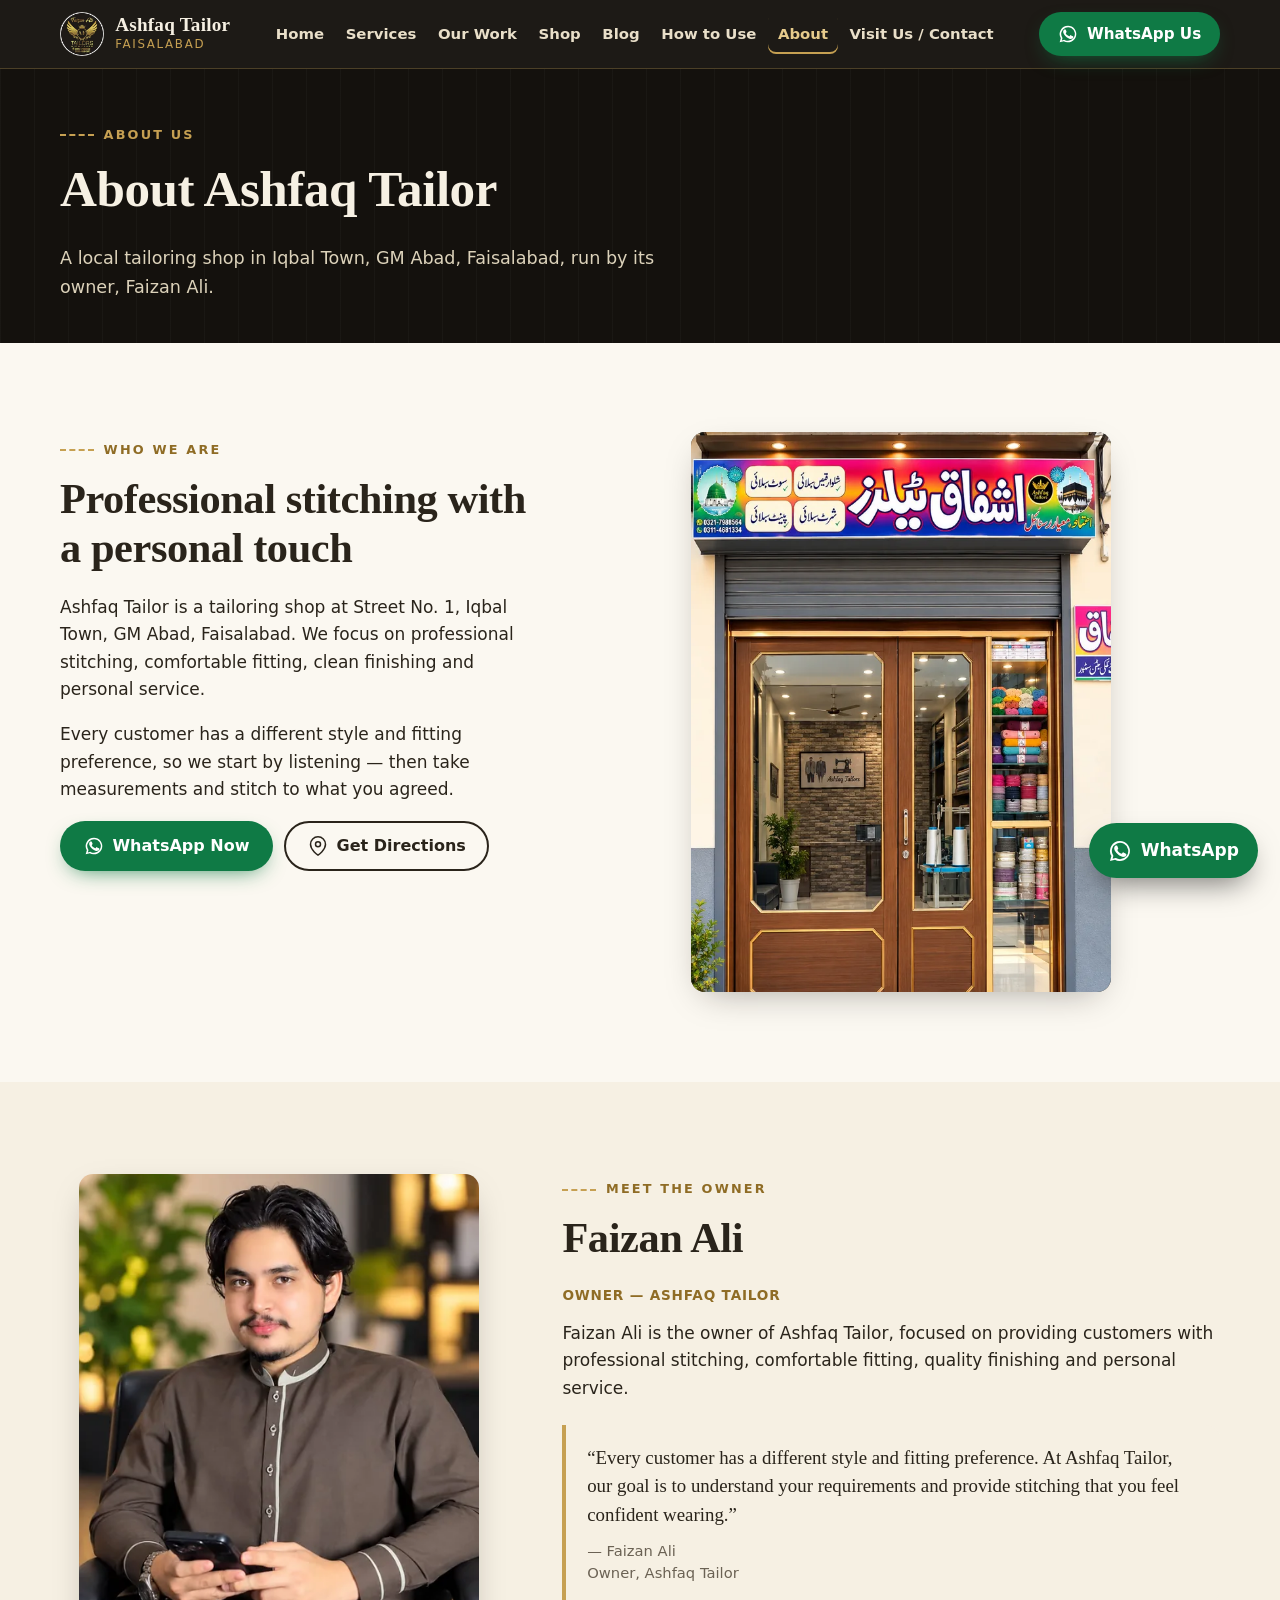
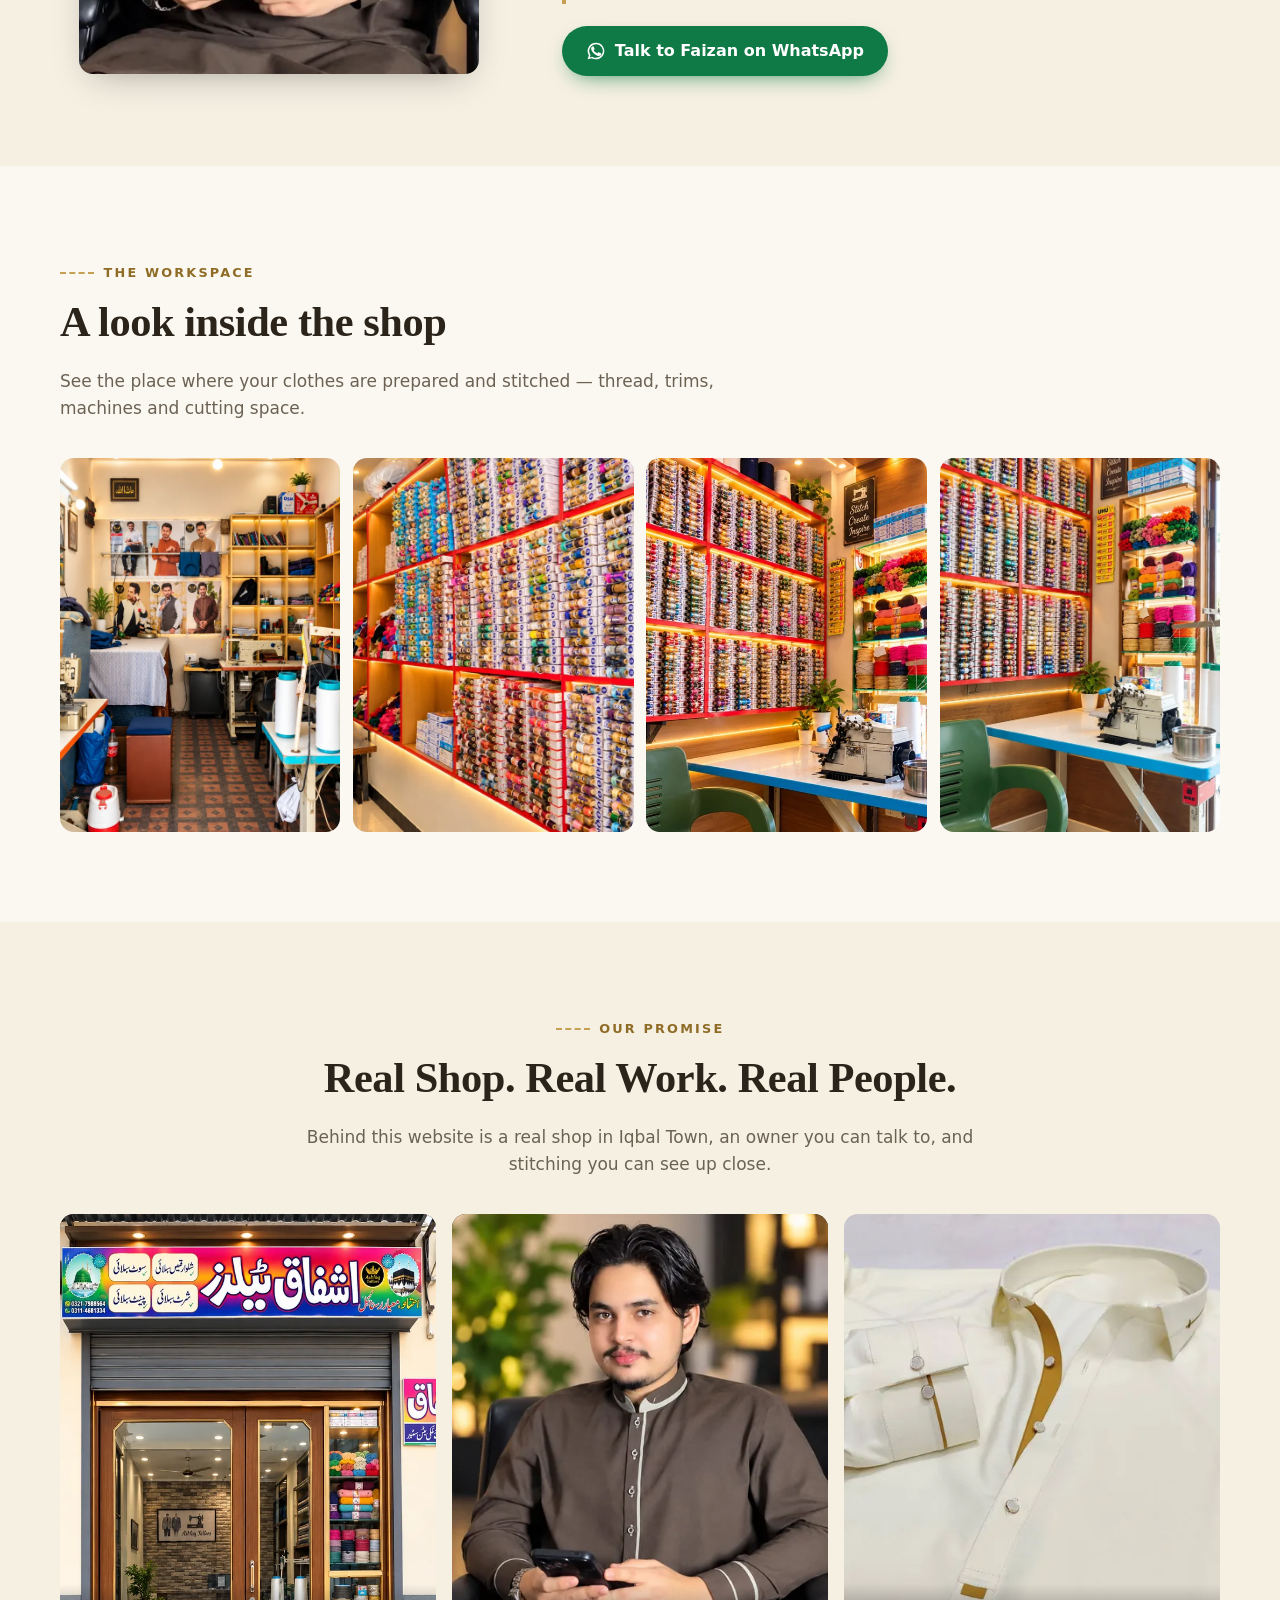
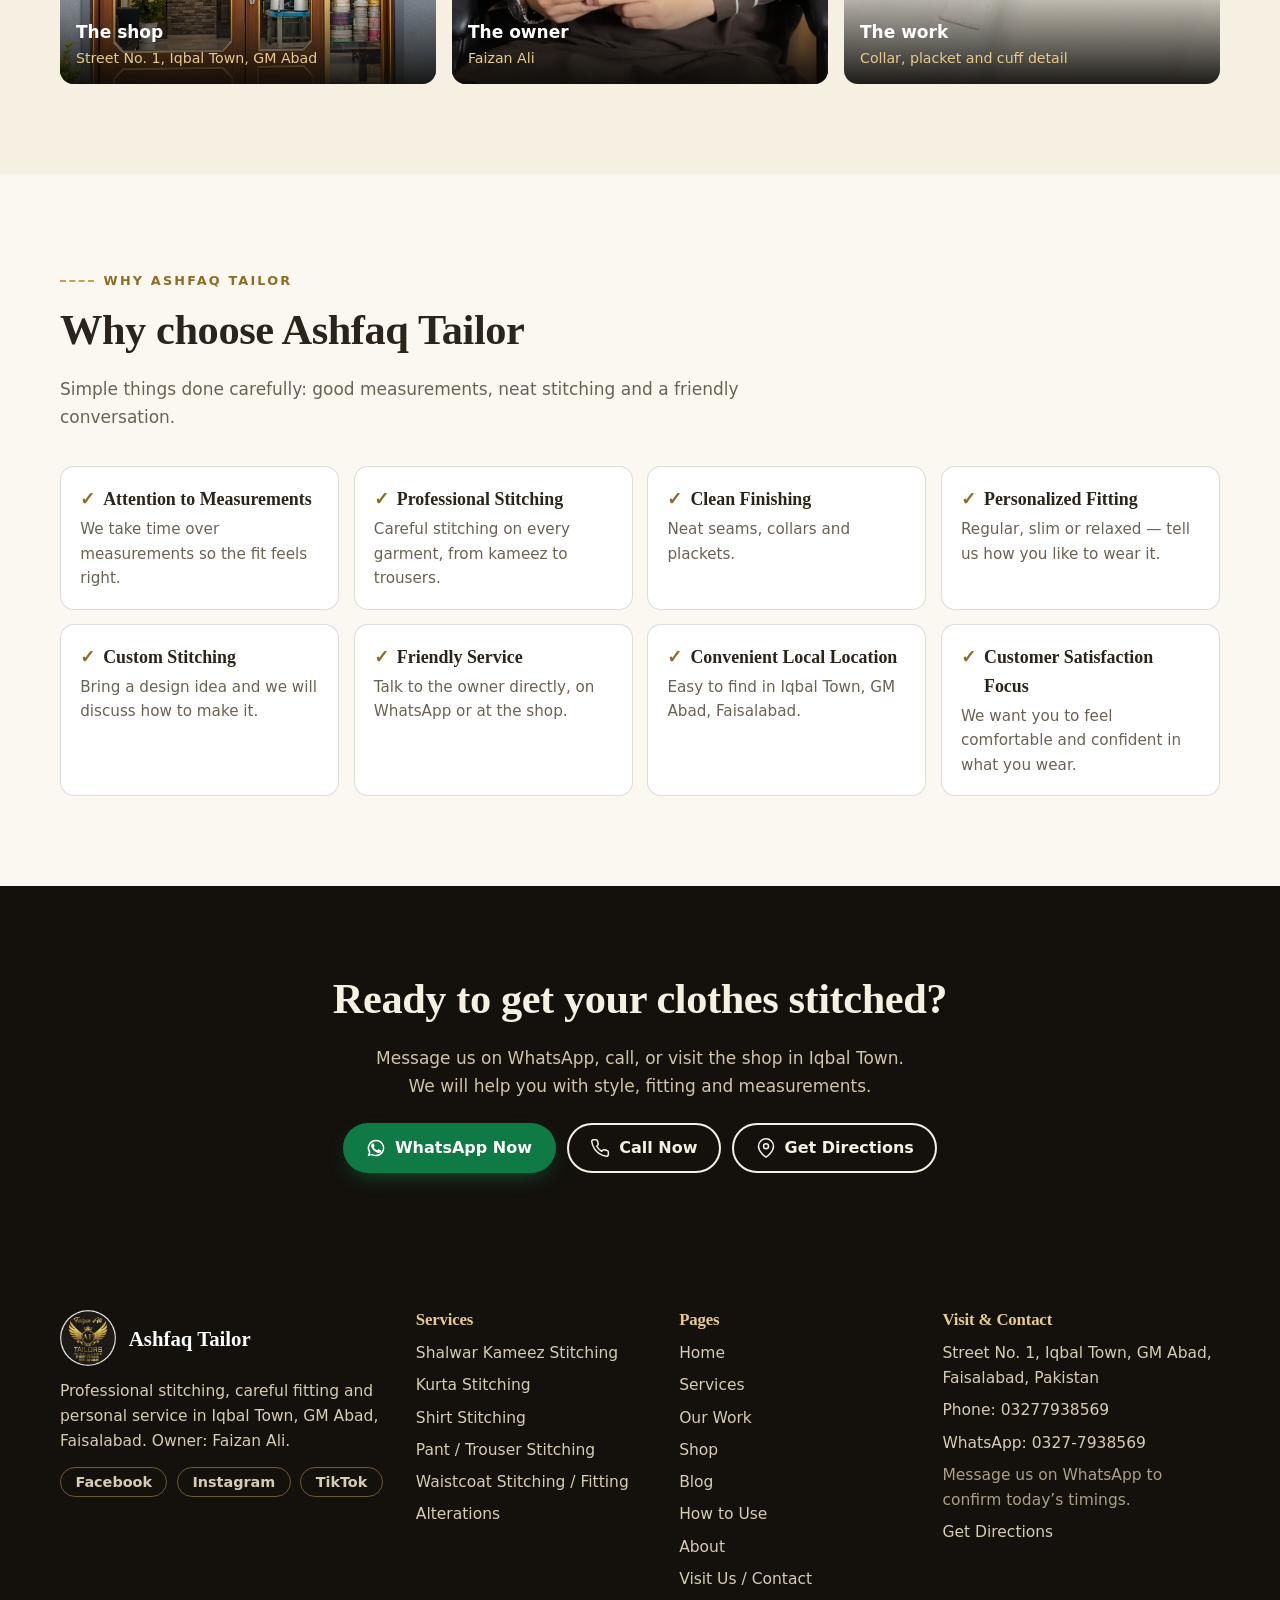
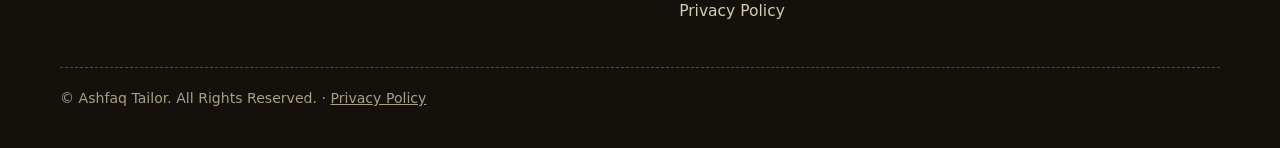
<file: about.html>
<!doctype html>
<html lang="en" dir="ltr">
<head>
<meta charset="utf-8">
<meta name="viewport" content="width=device-width, initial-scale=1">
<title>About Ashfaq Tailor &amp; Owner Faizan Ali | Faisalabad</title>
<meta name="description" content="Meet Faizan Ali, owner of Ashfaq Tailor in Iqbal Town, GM Abad, Faisalabad. Professional stitching, careful fitting, clean finishing and personal service.">
<meta name="robots" content="index,follow,max-image-preview:large,max-snippet:-1">
<link rel="canonical" href="https://YOUR-DOMAIN.com/about.html">
<link rel="alternate" hreflang="en-PK" href="https://YOUR-DOMAIN.com/about.html">
<link rel="alternate" hreflang="x-default" href="https://YOUR-DOMAIN.com/about.html">
<meta name="geo.region" content="PK-PB">
<meta name="geo.placename" content="Iqbal Town, GM Abad, Faisalabad">
<meta name="theme-color" content="#14110d">
<meta property="og:type" content="website">
<meta property="og:site_name" content="Ashfaq Tailor">
<meta property="og:title" content="About Ashfaq Tailor &amp; Owner Faizan Ali | Faisalabad">
<meta property="og:description" content="Meet Faizan Ali, owner of Ashfaq Tailor in Iqbal Town, GM Abad, Faisalabad. Professional stitching, careful fitting, clean finishing and personal service.">
<meta property="og:url" content="https://YOUR-DOMAIN.com/about.html">
<meta property="og:image" content="https://YOUR-DOMAIN.com/images/brand/og-ashfaq-tailor.jpg">
<meta property="og:image:alt" content="Ashfaq Tailor shop front in Iqbal Town, GM Abad, Faisalabad">
<meta property="og:image:width" content="1200">
<meta property="og:image:height" content="630">
<meta property="og:locale" content="en_PK">
<meta name="twitter:card" content="summary_large_image">
<meta name="twitter:title" content="About Ashfaq Tailor &amp; Owner Faizan Ali | Faisalabad">
<meta name="twitter:description" content="Meet Faizan Ali, owner of Ashfaq Tailor in Iqbal Town, GM Abad, Faisalabad. Professional stitching, careful fitting, clean finishing and personal service.">
<meta name="twitter:image" content="https://YOUR-DOMAIN.com/images/brand/og-ashfaq-tailor.jpg">
<link rel="icon" type="image/png" sizes="32x32" href="images/brand/favicon-32.png">
<link rel="apple-touch-icon" href="images/brand/favicon-180.png">
<link rel="stylesheet" href="css/style.css">
<script>document.documentElement.classList.add("js")</script>
<script type="application/ld+json" id="ld-business">{"@context": "https://schema.org", "@type": "LocalBusiness", "@id": "https://YOUR-DOMAIN.com/#business", "name": "Ashfaq Tailor", "description": "Local tailoring shop in Iqbal Town, GM Abad, Faisalabad for shalwar kameez, kurta, shirt and pant stitching, alterations and custom fitting.", "url": "https://YOUR-DOMAIN.com/", "image": ["https://YOUR-DOMAIN.com/images/shop/ashfaq-tailor-shop-exterior-faisalabad-941.webp", "https://YOUR-DOMAIN.com/images/owner/faizan-ali-ashfaq-tailor-owner-1073.webp"], "logo": "https://YOUR-DOMAIN.com/images/brand/ashfaq-tailor-logo-400.webp", "address": {"@type": "PostalAddress", "streetAddress": "Street No. 1, Iqbal Town, GM Abad", "addressLocality": "Faisalabad", "addressRegion": "Punjab", "addressCountry": "PK"}, "areaServed": {"@type": "City", "name": "Faisalabad"}, "employee": {"@type": "Person", "name": "Faizan Ali", "jobTitle": "Owner"}, "hasOfferCatalog": {"@type": "OfferCatalog", "name": "Tailoring services", "itemListElement": [{"@type": "Offer", "itemOffered": {"@type": "Service", "name": "Shalwar Kameez Stitching"}}, {"@type": "Offer", "itemOffered": {"@type": "Service", "name": "Kurta Stitching"}}, {"@type": "Offer", "itemOffered": {"@type": "Service", "name": "Shirt Stitching"}}, {"@type": "Offer", "itemOffered": {"@type": "Service", "name": "Pant / Trouser Stitching"}}, {"@type": "Offer", "itemOffered": {"@type": "Service", "name": "Waistcoat Stitching / Fitting"}}, {"@type": "Offer", "itemOffered": {"@type": "Service", "name": "Alterations"}}, {"@type": "Offer", "itemOffered": {"@type": "Service", "name": "Custom Fitting"}}, {"@type": "Offer", "itemOffered": {"@type": "Service", "name": "Other Tailoring Services"}}]}}</script>
<script type="application/ld+json">{"@context": "https://schema.org", "@type": "BreadcrumbList", "itemListElement": [{"@type": "ListItem", "position": 1, "name": "Home", "item": "https://YOUR-DOMAIN.com/"}, {"@type": "ListItem", "position": 2, "name": "About", "item": "https://YOUR-DOMAIN.com/about.html"}]}</script>
</head>
<body>
<a class="skip" href="#main">Skip to content</a>
<header class="site-header">
 <div class="container">
  <a class="brand" href="index.html" aria-label="Ashfaq Tailor — home"><img src="images/brand/ashfaq-tailor-logo-400.webp" srcset="images/brand/ashfaq-tailor-logo-160.webp 160w, images/brand/ashfaq-tailor-logo-400.webp 400w" sizes="44px" width="400" height="400" alt="Ashfaq Tailor logo" decoding="async" ><span><b>Ashfaq Tailor</b><small>Faisalabad</small></span></a>
  <nav class="nav" aria-label="Main"><a href="index.html">Home</a><a href="services.html">Services</a><a href="our-work.html">Our Work</a><a href="shop.html">Shop</a><a href="blog.html">Blog</a><a href="how-to-use.html">How to Use</a><a href="about.html" aria-current="page">About</a><a href="contact.html">Visit Us / Contact</a></nav>
  <a class="btn btn--wa btn--sm header-cta" data-wa href="contact.html"><svg viewBox="0 0 24 24" fill="currentColor" aria-hidden="true"><path d="M17.5 14.4c-.3-.1-1.8-.9-2-1s-.5-.1-.7.1-.8 1-.9 1.1-.3.2-.6.1c-.3-.1-1.2-.4-2.3-1.4-.9-.8-1.4-1.7-1.6-2-.2-.3 0-.5.1-.6l.4-.5c.1-.2.2-.3.3-.5.1-.2 0-.4 0-.5s-.7-1.6-.9-2.2c-.2-.6-.5-.5-.7-.5h-.6c-.2 0-.5.1-.8.4s-1 1-1 2.5 1.1 2.9 1.2 3.1c.1.2 2.1 3.2 5.1 4.5 3 1.3 3 .9 3.6.8.6-.1 1.8-.7 2-1.4.3-.7.3-1.3.2-1.4-.1-.1-.3-.2-.6-.3zM12 2a10 10 0 0 0-8.6 15.1L2 22l5-1.3A10 10 0 1 0 12 2zm0 18.2c-1.5 0-2.9-.4-4.1-1.1l-.3-.2-3 .8.8-2.9-.2-.3A8.2 8.2 0 1 1 12 20.200z"/></svg>WhatsApp Us</a>
  <button class="nav-toggle" aria-expanded="false" aria-controls="mobile-nav" aria-label="Menu"><span></span></button>
 </div>
 <div class="container mobile-nav" id="mobile-nav"><nav aria-label="Mobile"><a href="index.html">Home</a><a href="services.html">Services</a><a href="our-work.html">Our Work</a><a href="shop.html">Shop</a><a href="blog.html">Blog</a><a href="how-to-use.html">How to Use</a><a href="about.html">About</a><a href="contact.html">Visit Us / Contact</a></nav><a class="btn btn--wa" data-wa href="contact.html"><svg viewBox="0 0 24 24" fill="currentColor" aria-hidden="true"><path d="M17.5 14.4c-.3-.1-1.8-.9-2-1s-.5-.1-.7.1-.8 1-.9 1.1-.3.2-.6.1c-.3-.1-1.2-.4-2.3-1.4-.9-.8-1.4-1.7-1.6-2-.2-.3 0-.5.1-.6l.4-.5c.1-.2.2-.3.3-.5.1-.2 0-.4 0-.5s-.7-1.6-.9-2.2c-.2-.6-.5-.5-.7-.5h-.6c-.2 0-.5.1-.8.4s-1 1-1 2.5 1.1 2.9 1.2 3.1c.1.2 2.1 3.2 5.1 4.5 3 1.3 3 .9 3.6.8.6-.1 1.8-.7 2-1.4.3-.7.3-1.3.2-1.4-.1-.1-.3-.2-.6-.3zM12 2a10 10 0 0 0-8.6 15.1L2 22l5-1.3A10 10 0 1 0 12 2zm0 18.2c-1.5 0-2.9-.4-4.1-1.1l-.3-.2-3 .8.8-2.9-.2-.3A8.2 8.2 0 1 1 12 20.200z"/></svg>WhatsApp Us</a></div>
</header>
<main id="main">
<section class="page-hero"><div class="container"><span class="eyebrow">About us</span><h1>About Ashfaq Tailor</h1><p>A local tailoring shop in Iqbal Town, GM Abad, Faisalabad, run by its owner, Faizan Ali.</p></div></section>
<section class="section" data-loc="about-story"><div class="container split">
 <div class="reveal"><span class="eyebrow" style="color:var(--gold-d)">Who we are</span><h2>Professional stitching with a personal touch</h2>
  <p>Ashfaq Tailor is a tailoring shop at Street No. 1, Iqbal Town, GM Abad, Faisalabad. We focus on professional stitching, comfortable fitting, clean finishing and personal service.</p>
  <p>Every customer has a different style and fitting preference, so we start by listening — then take measurements and stitch to what you agreed.</p>
  <div class="btn-row"><a class="btn btn--wa" data-wa href="contact.html"><svg viewBox="0 0 24 24" fill="currentColor" aria-hidden="true"><path d="M17.5 14.4c-.3-.1-1.8-.9-2-1s-.5-.1-.7.1-.8 1-.9 1.1-.3.2-.6.1c-.3-.1-1.2-.4-2.3-1.4-.9-.8-1.4-1.7-1.6-2-.2-.3 0-.5.1-.6l.4-.5c.1-.2.2-.3.3-.5.1-.2 0-.4 0-.5s-.7-1.6-.9-2.2c-.2-.6-.5-.5-.7-.5h-.6c-.2 0-.5.1-.8.4s-1 1-1 2.5 1.1 2.9 1.2 3.1c.1.2 2.1 3.2 5.1 4.5 3 1.3 3 .9 3.6.8.6-.1 1.8-.7 2-1.4.3-.7.3-1.3.2-1.4-.1-.1-.3-.2-.6-.3zM12 2a10 10 0 0 0-8.6 15.1L2 22l5-1.3A10 10 0 1 0 12 2zm0 18.2c-1.5 0-2.9-.4-4.1-1.1l-.3-.2-3 .8.8-2.9-.2-.3A8.2 8.2 0 1 1 12 20.200z"/></svg>WhatsApp Now</a><a class="btn btn--ghost" data-directions href="contact.html"><svg viewBox="0 0 24 24" fill="none" stroke="currentColor" stroke-width="1.8" stroke-linecap="round" stroke-linejoin="round" aria-hidden="true"><path d="M21 10c0 7-9 13-9 13S3 17 3 10a9 9 0 0 1 18 0z"/><circle cx="12" cy="10" r="3"/></svg>Get Directions</a></div></div>
 <div class="reveal visit-photo" style="justify-self:center"><img src="images/shop/ashfaq-tailor-shop-exterior-faisalabad-941.webp" srcset="images/shop/ashfaq-tailor-shop-exterior-faisalabad-640.webp 640w, images/shop/ashfaq-tailor-shop-exterior-faisalabad-941.webp 941w" sizes="(min-width:900px) 420px, 90vw" width="941" height="1672" alt="Front of the Ashfaq Tailor shop with a wooden glass door and a shelf of fabric" loading="lazy" decoding="async" ></div>
</div></section>
<section class="section section--ivory" id="owner" data-loc="owner"><div class="container owner">
 <div class="owner-photo reveal"><img src="images/owner/faizan-ali-ashfaq-tailor-owner-1073.webp" srcset="images/owner/faizan-ali-ashfaq-tailor-owner-480.webp 480w, images/owner/faizan-ali-ashfaq-tailor-owner-800.webp 800w, images/owner/faizan-ali-ashfaq-tailor-owner-1073.webp 1073w" sizes="(min-width:860px) 400px, 90vw" width="1073" height="1466" alt="Faizan Ali, owner of Ashfaq Tailor, seated and wearing a brown kameez shalwar" loading="lazy" decoding="async" ></div>
 <div class="reveal">
  <span class="eyebrow" style="color:var(--gold-d)">Meet the Owner</span>
  <h2>Faizan Ali</h2>
  <p class="role">Owner — Ashfaq Tailor</p>
  <p>Faizan Ali is the owner of Ashfaq Tailor, focused on providing customers with professional stitching, comfortable fitting, quality finishing and personal service.</p>
  <blockquote class="msg reveal">“Every customer has a different style and fitting preference. At Ashfaq Tailor, our goal is to understand your requirements and provide stitching that you feel confident wearing.”<cite>— Faizan Ali<br>Owner, Ashfaq Tailor</cite></blockquote>
  <div class="btn-row" style="margin-top:1.4rem"><a class="btn btn--wa" data-wa href="contact.html"><svg viewBox="0 0 24 24" fill="currentColor" aria-hidden="true"><path d="M17.5 14.4c-.3-.1-1.8-.9-2-1s-.5-.1-.7.1-.8 1-.9 1.1-.3.2-.6.1c-.3-.1-1.2-.4-2.3-1.4-.9-.8-1.4-1.7-1.6-2-.2-.3 0-.5.1-.6l.4-.5c.1-.2.2-.3.3-.5.1-.2 0-.4 0-.5s-.7-1.6-.9-2.2c-.2-.6-.5-.5-.7-.5h-.6c-.2 0-.5.1-.8.4s-1 1-1 2.5 1.1 2.9 1.2 3.1c.1.2 2.1 3.2 5.1 4.5 3 1.3 3 .9 3.6.8.6-.1 1.8-.7 2-1.4.3-.7.3-1.3.2-1.4-.1-.1-.3-.2-.6-.3zM12 2a10 10 0 0 0-8.6 15.1L2 22l5-1.3A10 10 0 1 0 12 2zm0 18.2c-1.5 0-2.9-.4-4.1-1.1l-.3-.2-3 .8.8-2.9-.2-.3A8.2 8.2 0 1 1 12 20.200z"/></svg>Talk to Faizan on WhatsApp</a></div>
 </div></div></section>
<section class="section" data-loc="inside-shop"><div class="container">
<div class="sec-head reveal"><span class="eyebrow">The workspace</span><h2>A look inside the shop</h2><p class="muted">See the place where your clothes are prepared and stitched — thread, trims, machines and cutting space.</p></div>
<div class="inside reveal" data-lb-group><button type="button" data-lb data-full="images/shop/ashfaq-tailor-shop-interior-workspace-faisalabad-941.webp" data-alt="Inside Ashfaq Tailor: sewing machines, a cutting table and men&#x27;s fashion posters on the wall" data-title="Inside Ashfaq Tailor: sewing machines, a cutting table and men&#x27;s fashion posters on the wall" aria-label="View larger: Inside Ashfaq Tailor: sewing machines, a cutting table and men&#x27;s fashion posters on the wall"><img src="images/shop/ashfaq-tailor-shop-interior-workspace-faisalabad-941.webp" srcset="images/shop/ashfaq-tailor-shop-interior-workspace-faisalabad-640.webp 640w, images/shop/ashfaq-tailor-shop-interior-workspace-faisalabad-941.webp 941w" sizes="(min-width:860px) 25vw, 50vw" width="941" height="1671" alt="Inside Ashfaq Tailor: sewing machines, a cutting table and men&#x27;s fashion posters on the wall" loading="lazy" decoding="async" ></button><button type="button" data-lb data-full="images/shop/ashfaq-tailor-shop-interior-thread-wall-faisalabad-900.webp" data-alt="Wall of thread boxes on red shelves with warm lighting" data-title="Wall of thread boxes on red shelves with warm lighting" aria-label="View larger: Wall of thread boxes on red shelves with warm lighting"><img src="images/shop/ashfaq-tailor-shop-interior-thread-wall-faisalabad-900.webp" srcset="images/shop/ashfaq-tailor-shop-interior-thread-wall-faisalabad-640.webp 640w, images/shop/ashfaq-tailor-shop-interior-thread-wall-faisalabad-900.webp 900w" sizes="(min-width:860px) 25vw, 50vw" width="900" height="1600" alt="Wall of thread boxes on red shelves with warm lighting" loading="lazy" decoding="async" ></button><button type="button" data-lb data-full="images/shop/ashfaq-tailor-shop-interior-overlock-corner-faisalabad-840.webp" data-alt="Corner of the shop with thread racks, trims and an overlock machine on a blue-edged table" data-title="Corner of the shop with thread racks, trims and an overlock machine on a blue-edged table" aria-label="View larger: Corner of the shop with thread racks, trims and an overlock machine on a blue-edged table"><img src="images/shop/ashfaq-tailor-shop-interior-overlock-corner-faisalabad-840.webp" srcset="images/shop/ashfaq-tailor-shop-interior-overlock-corner-faisalabad-640.webp 640w, images/shop/ashfaq-tailor-shop-interior-overlock-corner-faisalabad-840.webp 840w" sizes="(min-width:860px) 25vw, 50vw" width="840" height="932" alt="Corner of the shop with thread racks, trims and an overlock machine on a blue-edged table" loading="lazy" decoding="async" ></button><button type="button" data-lb data-full="images/shop/ashfaq-tailor-shop-interior-sewing-corner-faisalabad-901.webp" data-alt="Sewing corner with an overlock machine, thread shelves and a green chair" data-title="Sewing corner with an overlock machine, thread shelves and a green chair" aria-label="View larger: Sewing corner with an overlock machine, thread shelves and a green chair"><img src="images/shop/ashfaq-tailor-shop-interior-sewing-corner-faisalabad-901.webp" srcset="images/shop/ashfaq-tailor-shop-interior-sewing-corner-faisalabad-640.webp 640w, images/shop/ashfaq-tailor-shop-interior-sewing-corner-faisalabad-901.webp 901w" sizes="(min-width:860px) 25vw, 50vw" width="901" height="1600" alt="Sewing corner with an overlock machine, thread shelves and a green chair" loading="lazy" decoding="async" ></button></div></div></section>
<section class="section section--ivory" data-loc="real-trust"><div class="container">
<div class="sec-head center reveal"><span class="eyebrow">Our promise</span><h2>Real Shop. Real Work. Real People.</h2><p class="muted">Behind this website is a real shop in Iqbal Town, an owner you can talk to, and stitching you can see up close.</p></div>
<div class="trio" data-lb-group>
 <figure class="reveal"><img src="images/shop/ashfaq-tailor-shop-exterior-faisalabad-941.webp" srcset="images/shop/ashfaq-tailor-shop-exterior-faisalabad-640.webp 640w, images/shop/ashfaq-tailor-shop-exterior-faisalabad-941.webp 941w" sizes="(min-width:760px) 33vw, 100vw" width="941" height="1672" alt="Front of the Ashfaq Tailor shop with a wooden glass door and a shelf of fabric" loading="lazy" decoding="async" style="object-position:center 8%"><figcaption>The shop<small>Street No. 1, Iqbal Town, GM Abad</small></figcaption></figure>
 <figure class="reveal"><img src="images/owner/faizan-ali-ashfaq-tailor-owner-1073.webp" srcset="images/owner/faizan-ali-ashfaq-tailor-owner-480.webp 480w, images/owner/faizan-ali-ashfaq-tailor-owner-800.webp 800w, images/owner/faizan-ali-ashfaq-tailor-owner-1073.webp 1073w" sizes="(min-width:760px) 33vw, 100vw" width="1073" height="1466" alt="Faizan Ali, owner of Ashfaq Tailor, seated and wearing a brown kameez shalwar" loading="lazy" decoding="async" style="object-position:center 20%"><figcaption>The owner<small>Faizan Ali</small></figcaption></figure>
 <figure class="reveal"><img src="images/portfolio/ashfaq-tailor-shalwar-kameez-cream-gold-placket-faisalabad-900.webp" srcset="images/portfolio/ashfaq-tailor-shalwar-kameez-cream-gold-placket-faisalabad-480.webp 480w, images/portfolio/ashfaq-tailor-shalwar-kameez-cream-gold-placket-faisalabad-900.webp 900w" sizes="(min-width:760px) 33vw, 100vw" width="900" height="1133" alt="Cream shalwar kameez with a mustard-gold contrast placket and cuff, shown close up" loading="lazy" decoding="async" ><figcaption>The work<small>Collar, placket and cuff detail</small></figcaption></figure>
</div></div></section>
<section class="section" data-loc="why-choose"><div class="container">
<div class="sec-head reveal"><span class="eyebrow">Why Ashfaq Tailor</span><h2>Why choose Ashfaq Tailor</h2><p class="muted">Simple things done carefully: good measurements, neat stitching and a friendly conversation.</p></div>
<ul class="why"><li class="reveal"><b>Attention to Measurements</b><p>We take time over measurements so the fit feels right.</p></li><li class="reveal"><b>Professional Stitching</b><p>Careful stitching on every garment, from kameez to trousers.</p></li><li class="reveal"><b>Clean Finishing</b><p>Neat seams, collars and plackets.</p></li><li class="reveal"><b>Personalized Fitting</b><p>Regular, slim or relaxed — tell us how you like to wear it.</p></li><li class="reveal"><b>Custom Stitching</b><p>Bring a design idea and we will discuss how to make it.</p></li><li class="reveal"><b>Friendly Service</b><p>Talk to the owner directly, on WhatsApp or at the shop.</p></li><li class="reveal"><b>Convenient Local Location</b><p>Easy to find in Iqbal Town, GM Abad, Faisalabad.</p></li><li class="reveal"><b>Customer Satisfaction Focus</b><p>We want you to feel comfortable and confident in what you wear.</p></li></ul></div></section>
<section class="section section--dark on-dark" data-loc="cta-band"><div class="container" style="text-align:center">
 <div class="reveal"><h2>Ready to get your clothes stitched?</h2><p class="muted" style="max-width:34rem;margin:0 auto 1.4rem">Message us on WhatsApp, call, or visit the shop in Iqbal Town. We will help you with style, fitting and measurements.</p>
 <div class="btn-row" style="justify-content:center"><a class="btn btn--wa" data-wa href="contact.html"><svg viewBox="0 0 24 24" fill="currentColor" aria-hidden="true"><path d="M17.5 14.4c-.3-.1-1.8-.9-2-1s-.5-.1-.7.1-.8 1-.9 1.1-.3.2-.6.1c-.3-.1-1.2-.4-2.3-1.4-.9-.8-1.4-1.7-1.6-2-.2-.3 0-.5.1-.6l.4-.5c.1-.2.2-.3.3-.5.1-.2 0-.4 0-.5s-.7-1.6-.9-2.2c-.2-.6-.5-.5-.7-.5h-.6c-.2 0-.5.1-.8.4s-1 1-1 2.5 1.1 2.9 1.2 3.1c.1.2 2.1 3.2 5.1 4.5 3 1.3 3 .9 3.6.8.6-.1 1.8-.7 2-1.4.3-.7.3-1.3.2-1.4-.1-.1-.3-.2-.6-.3zM12 2a10 10 0 0 0-8.6 15.1L2 22l5-1.3A10 10 0 1 0 12 2zm0 18.2c-1.5 0-2.9-.4-4.1-1.1l-.3-.2-3 .8.8-2.9-.2-.3A8.2 8.2 0 1 1 12 20.200z"/></svg>WhatsApp Now</a><a class="btn btn--ghost" data-call href="contact.html"><svg viewBox="0 0 24 24" fill="none" stroke="currentColor" stroke-width="1.8" stroke-linecap="round" stroke-linejoin="round" aria-hidden="true"><path d="M22 16.9v3a2 2 0 0 1-2.2 2 19.8 19.8 0 0 1-8.6-3.1 19.5 19.5 0 0 1-6-6A19.8 19.8 0 0 1 2.1 4.2 2 2 0 0 1 4.1 2h3a2 2 0 0 1 2 1.7c.1 1 .4 1.9.7 2.8a2 2 0 0 1-.5 2.1L8.1 9.9a16 16 0 0 0 6 6l1.3-1.3a2 2 0 0 1 2.1-.4c.9.3 1.8.6 2.8.7a2 2 0 0 1 1.7 2z"/></svg>Call Now</a><a class="btn btn--ghost" data-directions href="contact.html"><svg viewBox="0 0 24 24" fill="none" stroke="currentColor" stroke-width="1.8" stroke-linecap="round" stroke-linejoin="round" aria-hidden="true"><path d="M21 10c0 7-9 13-9 13S3 17 3 10a9 9 0 0 1 18 0z"/><circle cx="12" cy="10" r="3"/></svg>Get Directions</a></div></div></div></section></main>
<footer class="site-footer">
 <div class="container">
  <div class="foot-grid">
   <div>
    <div class="foot-brand"><img src="images/brand/ashfaq-tailor-logo-400.webp" srcset="images/brand/ashfaq-tailor-logo-160.webp 160w, images/brand/ashfaq-tailor-logo-400.webp 400w" sizes="56px" width="400" height="400" alt="Ashfaq Tailor logo" loading="lazy" decoding="async" ><b>Ashfaq Tailor</b></div>
    <p>Professional stitching, careful fitting and personal service in Iqbal Town, GM Abad, Faisalabad. Owner: <span data-f="owner">Faizan Ali</span>.</p>
    <ul class="social" data-social-wrap hidden>
     <li><a data-social="facebook" href="#">Facebook</a></li><li><a data-social="instagram" href="#">Instagram</a></li><li><a data-social="tiktok" href="#">TikTok</a></li>
    </ul>
   </div>
   <div><h3>Services</h3><ul><li><a href="services.html#shalwar-kameez">Shalwar Kameez Stitching</a></li><li><a href="services.html#kurta">Kurta Stitching</a></li><li><a href="services.html#shirt">Shirt Stitching</a></li><li><a href="services.html#pant">Pant / Trouser Stitching</a></li><li><a href="services.html#waistcoat">Waistcoat Stitching / Fitting</a></li><li><a href="services.html#alterations">Alterations</a></li></ul></div>
   <div><h3>Pages</h3><ul><li><a href="index.html">Home</a></li><li><a href="services.html">Services</a></li><li><a href="our-work.html">Our Work</a></li><li><a href="shop.html">Shop</a></li><li><a href="blog.html">Blog</a></li><li><a href="how-to-use.html">How to Use</a></li><li><a href="about.html">About</a></li><li><a href="contact.html">Visit Us / Contact</a></li><li><a href="privacy-policy.html">Privacy Policy</a></li></ul></div>
   <div data-loc="footer">
    <h3>Visit &amp; Contact</h3>
    <ul>
     <li>Street No. 1, Iqbal Town, GM Abad, Faisalabad, Pakistan</li>
     <li>Phone: <a data-call href="contact.html"><span data-f="phone">0311-4614341</span></a></li>
     <li>WhatsApp: <a data-wa href="contact.html"><span data-f="whatsapp">0327-7938569</span></a></li>
     <li data-hours></li>
     <li><a data-directions href="contact.html">Get Directions</a></li>
    </ul>
   </div>
  </div>
  <p class="copy">© Ashfaq Tailor. All Rights Reserved. · <a href="privacy-policy.html">Privacy Policy</a></p>
 </div>
</footer>
<div class="mobile-bar" data-loc="mobile-bar" role="navigation" aria-label="Quick contact">
 <a class="wa" data-wa href="contact.html"><svg viewBox="0 0 24 24" fill="currentColor" aria-hidden="true"><path d="M17.5 14.4c-.3-.1-1.8-.9-2-1s-.5-.1-.7.1-.8 1-.9 1.1-.3.2-.6.1c-.3-.1-1.2-.4-2.3-1.4-.9-.8-1.4-1.7-1.6-2-.2-.3 0-.5.1-.6l.4-.5c.1-.2.2-.3.3-.5.1-.2 0-.4 0-.5s-.7-1.6-.9-2.2c-.2-.6-.5-.5-.7-.5h-.6c-.2 0-.5.1-.8.4s-1 1-1 2.5 1.1 2.9 1.2 3.1c.1.2 2.1 3.2 5.1 4.5 3 1.3 3 .9 3.6.8.6-.1 1.8-.7 2-1.4.3-.7.3-1.3.2-1.4-.1-.1-.3-.2-.6-.3zM12 2a10 10 0 0 0-8.6 15.1L2 22l5-1.3A10 10 0 1 0 12 2zm0 18.2c-1.5 0-2.9-.4-4.1-1.1l-.3-.2-3 .8.8-2.9-.2-.3A8.2 8.2 0 1 1 12 20.200z"/></svg>WhatsApp</a>
 <a data-call href="contact.html"><svg viewBox="0 0 24 24" fill="none" stroke="currentColor" stroke-width="1.8" stroke-linecap="round" stroke-linejoin="round" aria-hidden="true"><path d="M22 16.9v3a2 2 0 0 1-2.2 2 19.8 19.8 0 0 1-8.6-3.1 19.5 19.5 0 0 1-6-6A19.8 19.8 0 0 1 2.1 4.2 2 2 0 0 1 4.1 2h3a2 2 0 0 1 2 1.7c.1 1 .4 1.9.7 2.8a2 2 0 0 1-.5 2.1L8.1 9.9a16 16 0 0 0 6 6l1.3-1.3a2 2 0 0 1 2.1-.4c.9.3 1.8.6 2.8.7a2 2 0 0 1 1.7 2z"/></svg>Call</a>
 <a data-directions href="contact.html"><svg viewBox="0 0 24 24" fill="none" stroke="currentColor" stroke-width="1.8" stroke-linecap="round" stroke-linejoin="round" aria-hidden="true"><path d="M21 10c0 7-9 13-9 13S3 17 3 10a9 9 0 0 1 18 0z"/><circle cx="12" cy="10" r="3"/></svg>Directions</a>
</div>
<a class="wa-float" data-wa data-loc="floating-button" href="contact.html" aria-label="Chat on WhatsApp"><svg viewBox="0 0 24 24" fill="currentColor" aria-hidden="true"><path d="M17.5 14.4c-.3-.1-1.8-.9-2-1s-.5-.1-.7.1-.8 1-.9 1.1-.3.2-.6.1c-.3-.1-1.2-.4-2.3-1.4-.9-.8-1.4-1.7-1.6-2-.2-.3 0-.5.1-.6l.4-.5c.1-.2.2-.3.3-.5.1-.2 0-.4 0-.5s-.7-1.6-.9-2.2c-.2-.6-.5-.5-.7-.5h-.6c-.2 0-.5.1-.8.4s-1 1-1 2.5 1.1 2.9 1.2 3.1c.1.2 2.1 3.2 5.1 4.5 3 1.3 3 .9 3.6.8.6-.1 1.8-.7 2-1.4.3-.7.3-1.3.2-1.4-.1-.1-.3-.2-.6-.3zM12 2a10 10 0 0 0-8.6 15.1L2 22l5-1.3A10 10 0 1 0 12 2zm0 18.2c-1.5 0-2.9-.4-4.1-1.1l-.3-.2-3 .8.8-2.9-.2-.3A8.2 8.2 0 1 1 12 20.200z"/></svg><span>WhatsApp</span></a>
<script src="js/site-config.js"></script>
<script src="js/main.js" defer></script>
</body>
</html>
</file>
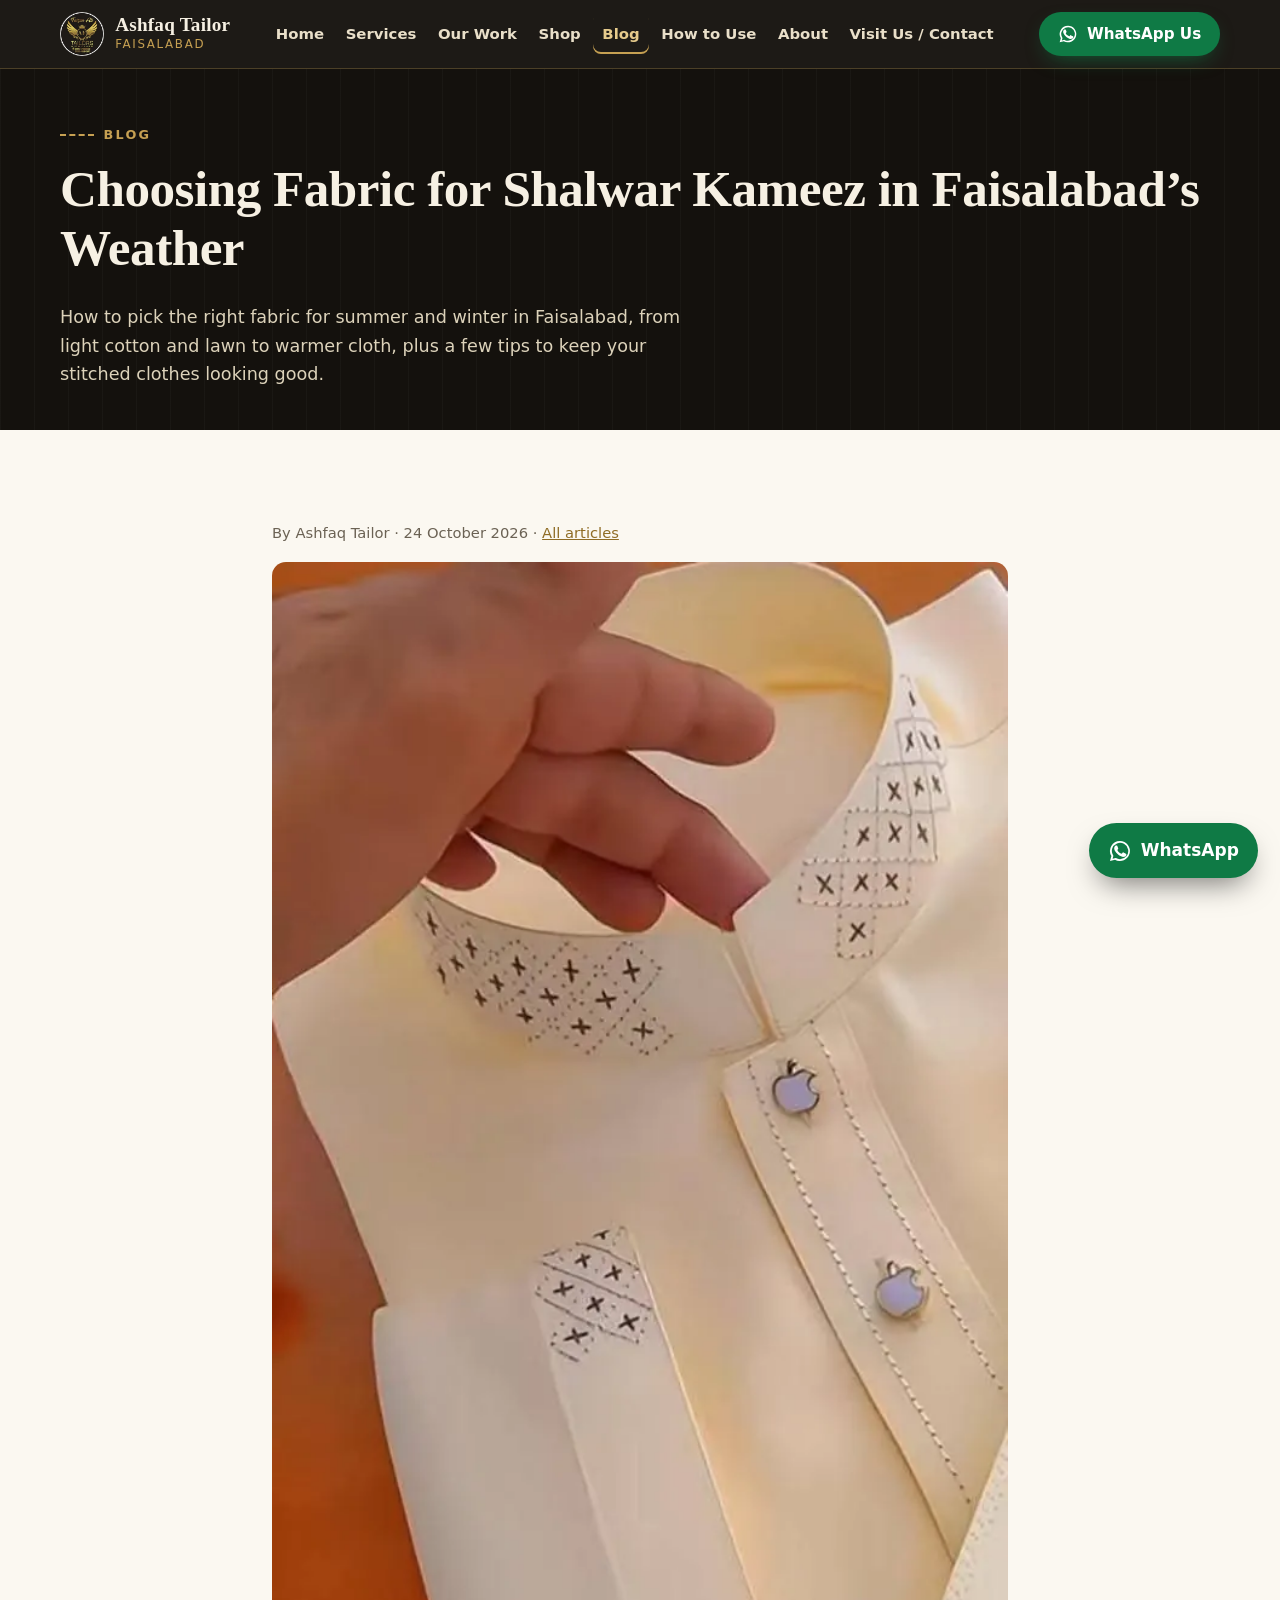
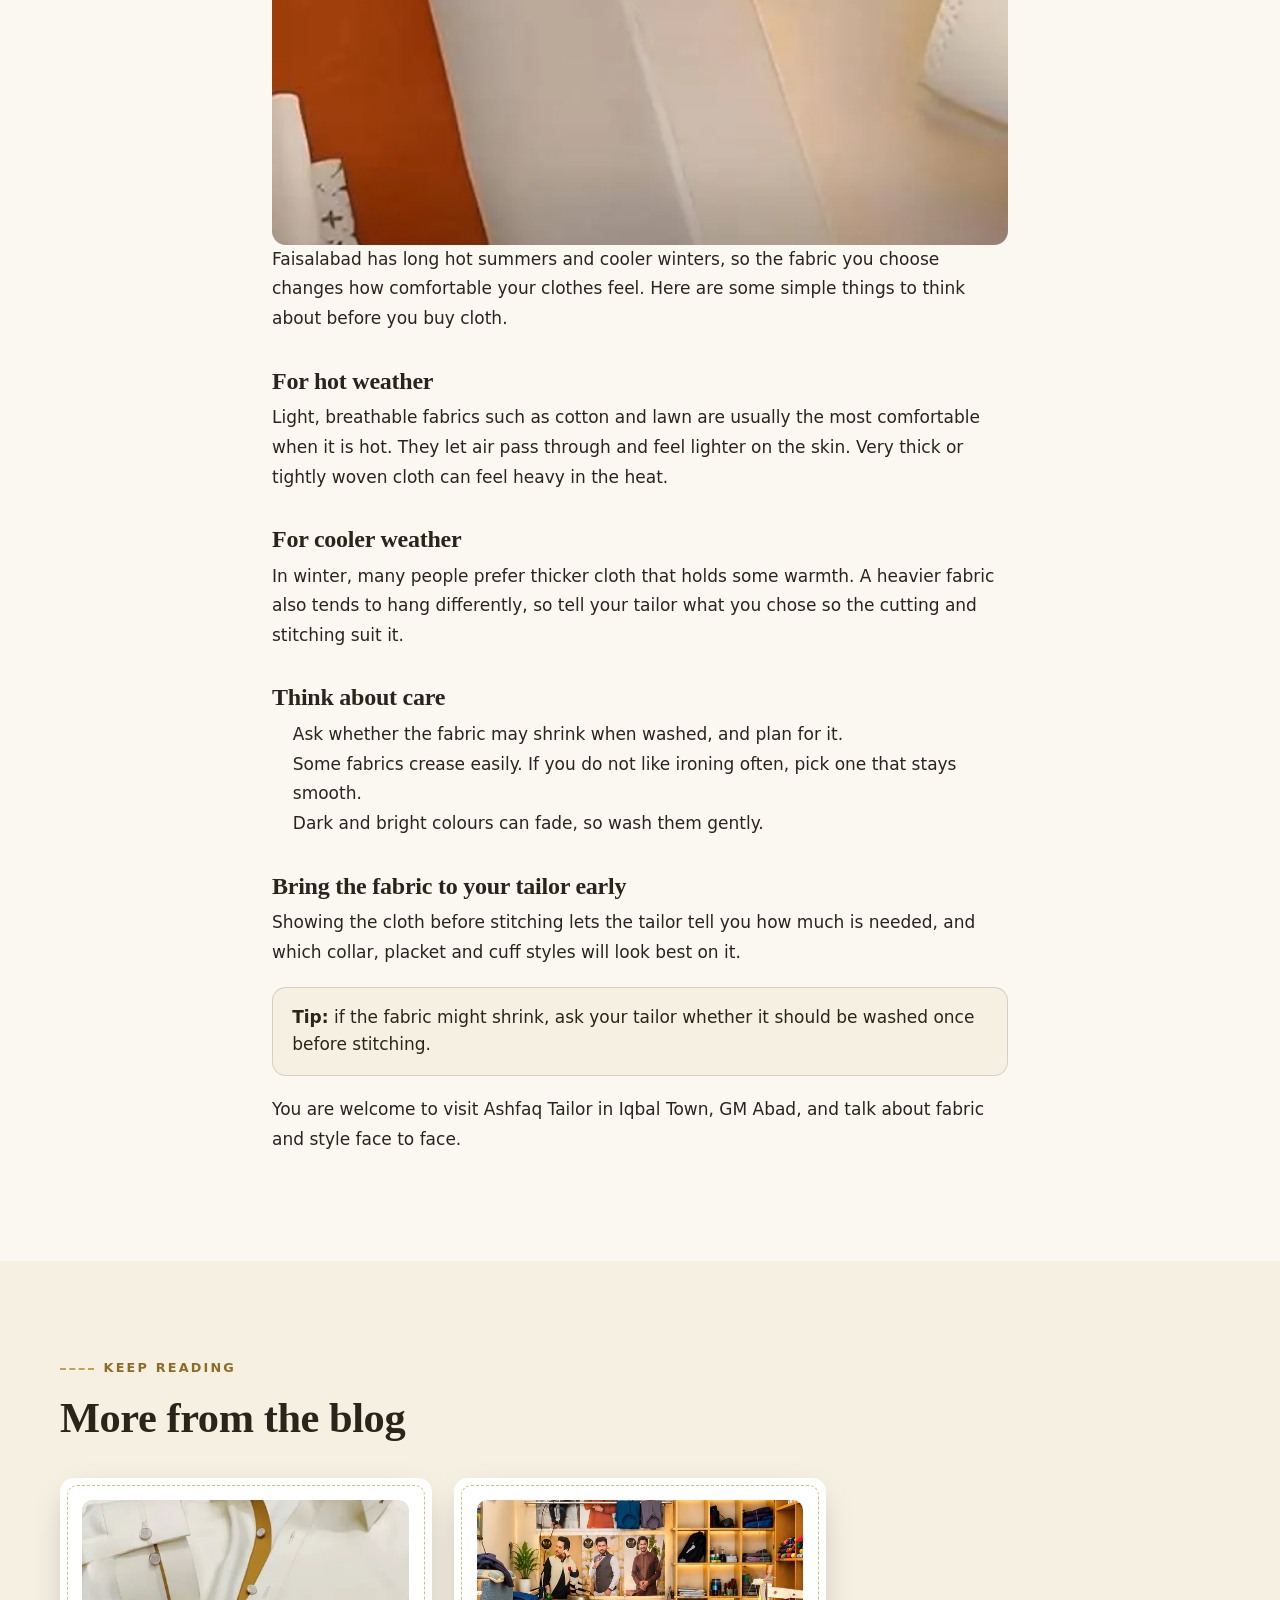
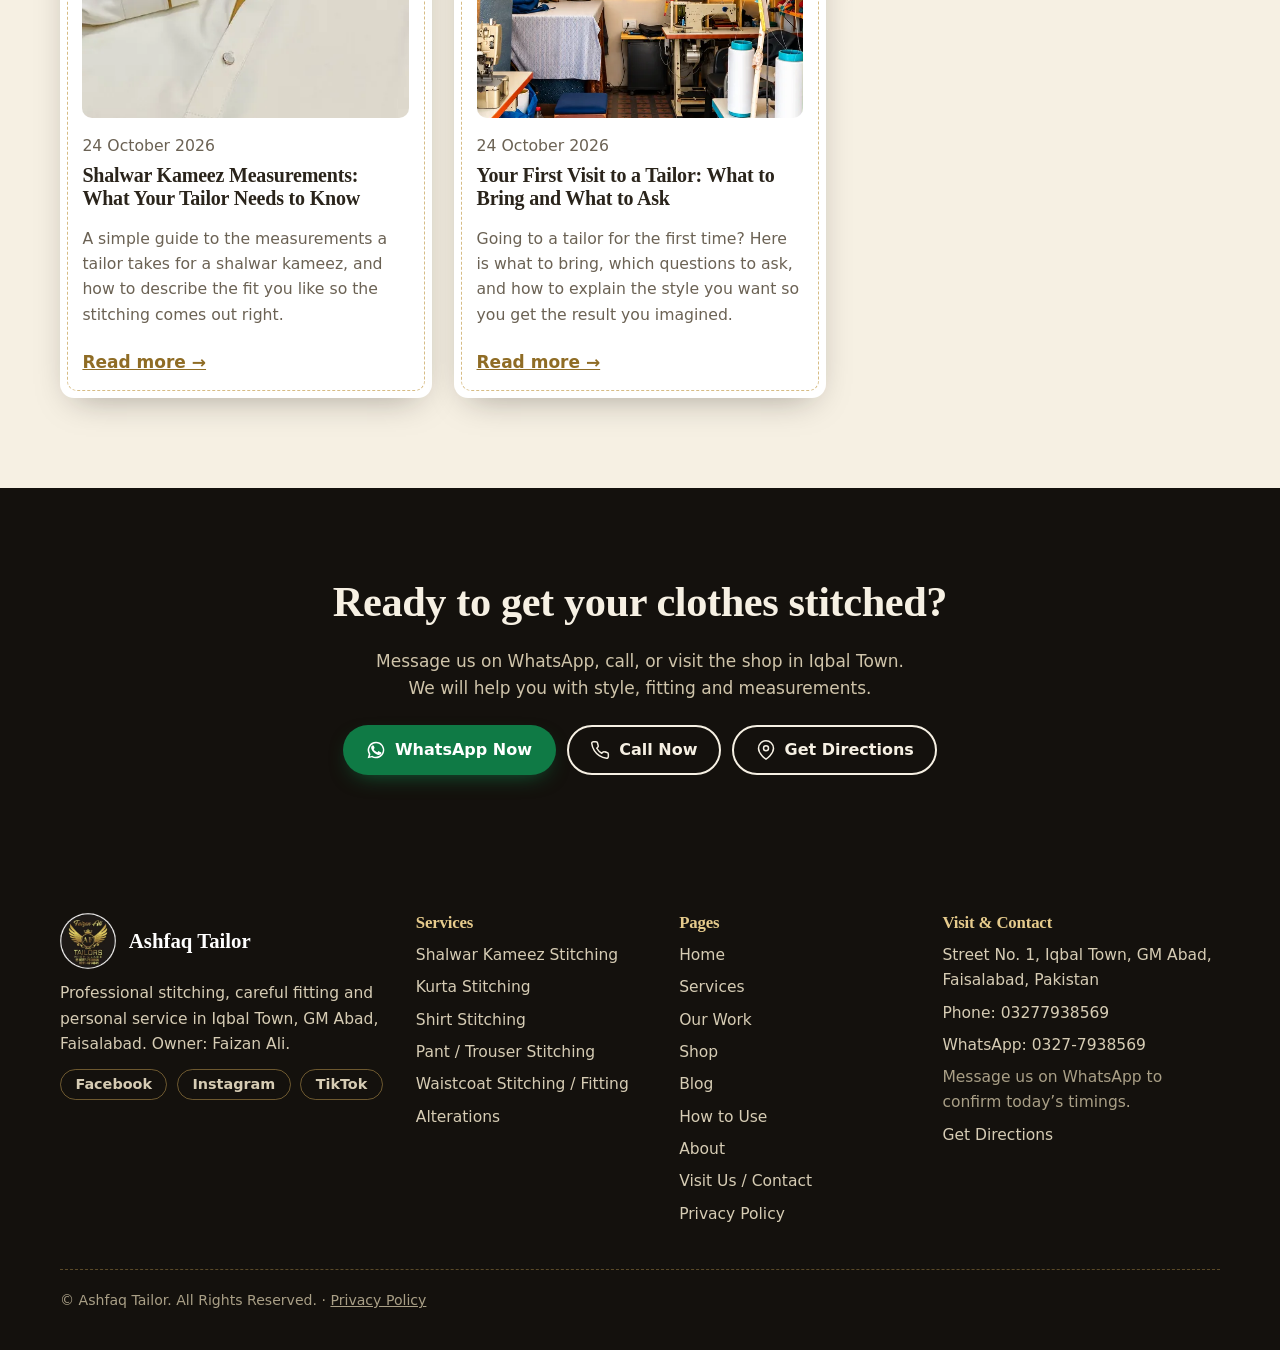
<file: blog-choosing-fabric-for-faisalabad-weather.html>
<!doctype html>
<html lang="en" dir="ltr">
<head>
<meta charset="utf-8">
<meta name="viewport" content="width=device-width, initial-scale=1">
<title>Choosing Fabric for Shalwar Kameez in Faisalabad’s Weather | Ashfaq Tailor</title>
<meta name="description" content="How to pick the right fabric for summer and winter in Faisalabad, from light cotton and lawn to warmer cloth, plus a few tips to keep your stitched clothes looking good.">
<meta name="robots" content="index,follow,max-image-preview:large,max-snippet:-1">
<link rel="canonical" href="https://YOUR-DOMAIN.com/blog-choosing-fabric-for-faisalabad-weather.html">
<link rel="alternate" hreflang="en-PK" href="https://YOUR-DOMAIN.com/blog-choosing-fabric-for-faisalabad-weather.html">
<link rel="alternate" hreflang="x-default" href="https://YOUR-DOMAIN.com/blog-choosing-fabric-for-faisalabad-weather.html">
<meta name="geo.region" content="PK-PB">
<meta name="geo.placename" content="Iqbal Town, GM Abad, Faisalabad">
<meta name="theme-color" content="#14110d">
<meta property="og:type" content="website">
<meta property="og:site_name" content="Ashfaq Tailor">
<meta property="og:title" content="Choosing Fabric for Shalwar Kameez in Faisalabad’s Weather | Ashfaq Tailor">
<meta property="og:description" content="How to pick the right fabric for summer and winter in Faisalabad, from light cotton and lawn to warmer cloth, plus a few tips to keep your stitched clothes looking good.">
<meta property="og:url" content="https://YOUR-DOMAIN.com/blog-choosing-fabric-for-faisalabad-weather.html">
<meta property="og:image" content="https://YOUR-DOMAIN.com/images/brand/og-ashfaq-tailor.jpg">
<meta property="og:image:alt" content="Ashfaq Tailor shop front in Iqbal Town, GM Abad, Faisalabad">
<meta property="og:image:width" content="1200">
<meta property="og:image:height" content="630">
<meta property="og:locale" content="en_PK">
<meta name="twitter:card" content="summary_large_image">
<meta name="twitter:title" content="Choosing Fabric for Shalwar Kameez in Faisalabad’s Weather | Ashfaq Tailor">
<meta name="twitter:description" content="How to pick the right fabric for summer and winter in Faisalabad, from light cotton and lawn to warmer cloth, plus a few tips to keep your stitched clothes looking good.">
<meta name="twitter:image" content="https://YOUR-DOMAIN.com/images/brand/og-ashfaq-tailor.jpg">
<link rel="icon" type="image/png" sizes="32x32" href="images/brand/favicon-32.png">
<link rel="apple-touch-icon" href="images/brand/favicon-180.png">
<link rel="stylesheet" href="css/style.css">
<script>document.documentElement.classList.add("js")</script>
<script type="application/ld+json" id="ld-business">{"@context": "https://schema.org", "@type": "LocalBusiness", "@id": "https://YOUR-DOMAIN.com/#business", "name": "Ashfaq Tailor", "description": "Local tailoring shop in Iqbal Town, GM Abad, Faisalabad for shalwar kameez, kurta, shirt and pant stitching, alterations and custom fitting.", "url": "https://YOUR-DOMAIN.com/", "image": ["https://YOUR-DOMAIN.com/images/shop/ashfaq-tailor-shop-exterior-faisalabad-941.webp", "https://YOUR-DOMAIN.com/images/owner/faizan-ali-ashfaq-tailor-owner-1073.webp"], "logo": "https://YOUR-DOMAIN.com/images/brand/ashfaq-tailor-logo-400.webp", "address": {"@type": "PostalAddress", "streetAddress": "Street No. 1, Iqbal Town, GM Abad", "addressLocality": "Faisalabad", "addressRegion": "Punjab", "addressCountry": "PK"}, "areaServed": {"@type": "City", "name": "Faisalabad"}, "employee": {"@type": "Person", "name": "Faizan Ali", "jobTitle": "Owner"}, "hasOfferCatalog": {"@type": "OfferCatalog", "name": "Tailoring services", "itemListElement": [{"@type": "Offer", "itemOffered": {"@type": "Service", "name": "Shalwar Kameez Stitching"}}, {"@type": "Offer", "itemOffered": {"@type": "Service", "name": "Kurta Stitching"}}, {"@type": "Offer", "itemOffered": {"@type": "Service", "name": "Shirt Stitching"}}, {"@type": "Offer", "itemOffered": {"@type": "Service", "name": "Pant / Trouser Stitching"}}, {"@type": "Offer", "itemOffered": {"@type": "Service", "name": "Waistcoat Stitching / Fitting"}}, {"@type": "Offer", "itemOffered": {"@type": "Service", "name": "Alterations"}}, {"@type": "Offer", "itemOffered": {"@type": "Service", "name": "Custom Fitting"}}, {"@type": "Offer", "itemOffered": {"@type": "Service", "name": "Other Tailoring Services"}}]}}</script>
<script type="application/ld+json">{"@context": "https://schema.org", "@type": "BlogPosting", "headline": "Choosing Fabric for Shalwar Kameez in Faisalabad\u2019s Weather", "description": "How to pick the right fabric for summer and winter in Faisalabad, from light cotton and lawn to warmer cloth, plus a few tips to keep your stitched clothes looking good.", "datePublished": "2026-10-24", "dateModified": "2026-10-24", "inLanguage": "en-PK", "mainEntityOfPage": "https://YOUR-DOMAIN.com/blog-choosing-fabric-for-faisalabad-weather.html", "image": "https://YOUR-DOMAIN.com/images/portfolio/ashfaq-tailor-kurta-cream-cross-stitch-collar-faisalabad-608.webp", "author": {"@type": "Organization", "name": "Ashfaq Tailor"}, "publisher": {"@type": "Organization", "name": "Ashfaq Tailor", "logo": {"@type": "ImageObject", "url": "https://YOUR-DOMAIN.com/images/brand/favicon-180.png"}}}</script>
<script type="application/ld+json">{"@context": "https://schema.org", "@type": "BreadcrumbList", "itemListElement": [{"@type": "ListItem", "position": 1, "name": "Home", "item": "https://YOUR-DOMAIN.com/"}, {"@type": "ListItem", "position": 2, "name": "Blog", "item": "https://YOUR-DOMAIN.com/blog.html"}, {"@type": "ListItem", "position": 3, "name": "Choosing Fabric for Shalwar Kameez in Faisalabad\u2019s Weather", "item": "https://YOUR-DOMAIN.com/blog-choosing-fabric-for-faisalabad-weather.html"}]}</script>
</head>
<body>
<a class="skip" href="#main">Skip to content</a>
<header class="site-header">
 <div class="container">
  <a class="brand" href="index.html" aria-label="Ashfaq Tailor — home"><img src="images/brand/ashfaq-tailor-logo-400.webp" srcset="images/brand/ashfaq-tailor-logo-160.webp 160w, images/brand/ashfaq-tailor-logo-400.webp 400w" sizes="44px" width="400" height="400" alt="Ashfaq Tailor logo" decoding="async" ><span><b>Ashfaq Tailor</b><small>Faisalabad</small></span></a>
  <nav class="nav" aria-label="Main"><a href="index.html">Home</a><a href="services.html">Services</a><a href="our-work.html">Our Work</a><a href="shop.html">Shop</a><a href="blog.html" aria-current="page">Blog</a><a href="how-to-use.html">How to Use</a><a href="about.html">About</a><a href="contact.html">Visit Us / Contact</a></nav>
  <a class="btn btn--wa btn--sm header-cta" data-wa href="contact.html"><svg viewBox="0 0 24 24" fill="currentColor" aria-hidden="true"><path d="M17.5 14.4c-.3-.1-1.8-.9-2-1s-.5-.1-.7.1-.8 1-.9 1.1-.3.2-.6.1c-.3-.1-1.2-.4-2.3-1.4-.9-.8-1.4-1.7-1.6-2-.2-.3 0-.5.1-.6l.4-.5c.1-.2.2-.3.3-.5.1-.2 0-.4 0-.5s-.7-1.6-.9-2.2c-.2-.6-.5-.5-.7-.5h-.6c-.2 0-.5.1-.8.4s-1 1-1 2.5 1.1 2.9 1.2 3.1c.1.2 2.1 3.2 5.1 4.5 3 1.3 3 .9 3.6.8.6-.1 1.8-.7 2-1.4.3-.7.3-1.3.2-1.4-.1-.1-.3-.2-.6-.3zM12 2a10 10 0 0 0-8.6 15.1L2 22l5-1.3A10 10 0 1 0 12 2zm0 18.2c-1.5 0-2.9-.4-4.1-1.1l-.3-.2-3 .8.8-2.9-.2-.3A8.2 8.2 0 1 1 12 20.200z"/></svg>WhatsApp Us</a>
  <button class="nav-toggle" aria-expanded="false" aria-controls="mobile-nav" aria-label="Menu"><span></span></button>
 </div>
 <div class="container mobile-nav" id="mobile-nav"><nav aria-label="Mobile"><a href="index.html">Home</a><a href="services.html">Services</a><a href="our-work.html">Our Work</a><a href="shop.html">Shop</a><a href="blog.html">Blog</a><a href="how-to-use.html">How to Use</a><a href="about.html">About</a><a href="contact.html">Visit Us / Contact</a></nav><a class="btn btn--wa" data-wa href="contact.html"><svg viewBox="0 0 24 24" fill="currentColor" aria-hidden="true"><path d="M17.5 14.4c-.3-.1-1.8-.9-2-1s-.5-.1-.7.1-.8 1-.9 1.1-.3.2-.6.1c-.3-.1-1.2-.4-2.3-1.4-.9-.8-1.4-1.7-1.6-2-.2-.3 0-.5.1-.6l.4-.5c.1-.2.2-.3.3-.5.1-.2 0-.4 0-.5s-.7-1.6-.9-2.2c-.2-.6-.5-.5-.7-.5h-.6c-.2 0-.5.1-.8.4s-1 1-1 2.5 1.1 2.9 1.2 3.1c.1.2 2.1 3.2 5.1 4.5 3 1.3 3 .9 3.6.8.6-.1 1.8-.7 2-1.4.3-.7.3-1.3.2-1.4-.1-.1-.3-.2-.6-.3zM12 2a10 10 0 0 0-8.6 15.1L2 22l5-1.3A10 10 0 1 0 12 2zm0 18.2c-1.5 0-2.9-.4-4.1-1.1l-.3-.2-3 .8.8-2.9-.2-.3A8.2 8.2 0 1 1 12 20.200z"/></svg>WhatsApp Us</a></div>
</header>
<main id="main">
<section class="page-hero"><div class="container"><span class="eyebrow">Blog</span><h1>Choosing Fabric for Shalwar Kameez in Faisalabad’s Weather</h1><p>How to pick the right fabric for summer and winter in Faisalabad, from light cotton and lawn to warmer cloth, plus a few tips to keep your stitched clothes looking good.</p></div></section>
<section class="section"><div class="container"><article class="prose">
 <p class="post-meta">By Ashfaq Tailor · 24 October 2026 · <a href="blog.html">All articles</a></p>
 <img class="post-img" src="images/portfolio/ashfaq-tailor-kurta-cream-cross-stitch-collar-faisalabad-608.webp" srcset="images/portfolio/ashfaq-tailor-kurta-cream-cross-stitch-collar-faisalabad-480.webp 480w, images/portfolio/ashfaq-tailor-kurta-cream-cross-stitch-collar-faisalabad-608.webp 608w" sizes="(min-width:900px) 740px, 92vw" width="608" height="1060" alt="Cream kurta with cross stitch collar stitched by Ashfaq Tailor" decoding="async" >
 <p>Faisalabad has long hot summers and cooler winters, so the fabric you choose changes how comfortable your clothes feel. Here are some simple things to think about before you buy cloth.</p>
<h2>For hot weather</h2>
<p>Light, breathable fabrics such as cotton and lawn are usually the most comfortable when it is hot. They let air pass through and feel lighter on the skin. Very thick or tightly woven cloth can feel heavy in the heat.</p>
<h2>For cooler weather</h2>
<p>In winter, many people prefer thicker cloth that holds some warmth. A heavier fabric also tends to hang differently, so tell your tailor what you chose so the cutting and stitching suit it.</p>
<h2>Think about care</h2>
<ul><li>Ask whether the fabric may shrink when washed, and plan for it.</li>
<li>Some fabrics crease easily. If you do not like ironing often, pick one that stays smooth.</li>
<li>Dark and bright colours can fade, so wash them gently.</li></ul>
<h2>Bring the fabric to your tailor early</h2>
<p>Showing the cloth before stitching lets the tailor tell you how much is needed, and which collar, placket and cuff styles will look best on it.</p>
<div class="tip"><strong>Tip:</strong> if the fabric might shrink, ask your tailor whether it should be washed once before stitching.</div>
<p>You are welcome to visit Ashfaq Tailor in Iqbal Town, GM Abad, and talk about fabric and style face to face.</p>
</article></div></section>
<section class="section section--ivory"><div class="container"><div class="sec-head reveal"><span class="eyebrow">Keep reading</span><h2>More from the blog</h2></div><div class="grid grid--posts"><article class="card post-card reveal">
 <img src="images/portfolio/ashfaq-tailor-shalwar-kameez-cream-gold-placket-faisalabad-900.webp" srcset="images/portfolio/ashfaq-tailor-shalwar-kameez-cream-gold-placket-faisalabad-480.webp 480w, images/portfolio/ashfaq-tailor-shalwar-kameez-cream-gold-placket-faisalabad-900.webp 900w" sizes="(min-width:900px) 360px, 90vw" width="900" height="1133" alt="Cream shalwar kameez with a gold placket stitched by Ashfaq Tailor" loading="lazy" decoding="async" >
 <p class="post-meta" style="margin:0">24 October 2026</p>
 <h3><a href="blog-shalwar-kameez-measurements-guide.html">Shalwar Kameez Measurements: What Your Tailor Needs to Know</a></h3>
 <p>A simple guide to the measurements a tailor takes for a shalwar kameez, and how to describe the fit you like so the stitching comes out right.</p>
 <a class="more" href="blog-shalwar-kameez-measurements-guide.html">Read more &rarr;</a>
</article><article class="card post-card reveal">
 <img src="images/shop/ashfaq-tailor-shop-interior-workspace-faisalabad-941.webp" srcset="images/shop/ashfaq-tailor-shop-interior-workspace-faisalabad-640.webp 640w, images/shop/ashfaq-tailor-shop-interior-workspace-faisalabad-941.webp 941w" sizes="(min-width:900px) 360px, 90vw" width="941" height="1671" alt="Inside the Ashfaq Tailor shop workspace in Faisalabad" loading="lazy" decoding="async" >
 <p class="post-meta" style="margin:0">24 October 2026</p>
 <h3><a href="blog-first-visit-to-a-tailor.html">Your First Visit to a Tailor: What to Bring and What to Ask</a></h3>
 <p>Going to a tailor for the first time? Here is what to bring, which questions to ask, and how to explain the style you want so you get the result you imagined.</p>
 <a class="more" href="blog-first-visit-to-a-tailor.html">Read more &rarr;</a>
</article></div></div></section>
<section class="section section--dark on-dark" data-loc="cta-band"><div class="container" style="text-align:center">
 <div class="reveal"><h2>Ready to get your clothes stitched?</h2><p class="muted" style="max-width:34rem;margin:0 auto 1.4rem">Message us on WhatsApp, call, or visit the shop in Iqbal Town. We will help you with style, fitting and measurements.</p>
 <div class="btn-row" style="justify-content:center"><a class="btn btn--wa" data-wa href="contact.html"><svg viewBox="0 0 24 24" fill="currentColor" aria-hidden="true"><path d="M17.5 14.4c-.3-.1-1.8-.9-2-1s-.5-.1-.7.1-.8 1-.9 1.1-.3.2-.6.1c-.3-.1-1.2-.4-2.3-1.4-.9-.8-1.4-1.7-1.6-2-.2-.3 0-.5.1-.6l.4-.5c.1-.2.2-.3.3-.5.1-.2 0-.4 0-.5s-.7-1.6-.9-2.2c-.2-.6-.5-.5-.7-.5h-.6c-.2 0-.5.1-.8.4s-1 1-1 2.5 1.1 2.9 1.2 3.1c.1.2 2.1 3.2 5.1 4.5 3 1.3 3 .9 3.6.8.6-.1 1.8-.7 2-1.4.3-.7.3-1.3.2-1.4-.1-.1-.3-.2-.6-.3zM12 2a10 10 0 0 0-8.6 15.1L2 22l5-1.3A10 10 0 1 0 12 2zm0 18.2c-1.5 0-2.9-.4-4.1-1.1l-.3-.2-3 .8.8-2.9-.2-.3A8.2 8.2 0 1 1 12 20.200z"/></svg>WhatsApp Now</a><a class="btn btn--ghost" data-call href="contact.html"><svg viewBox="0 0 24 24" fill="none" stroke="currentColor" stroke-width="1.8" stroke-linecap="round" stroke-linejoin="round" aria-hidden="true"><path d="M22 16.9v3a2 2 0 0 1-2.2 2 19.8 19.8 0 0 1-8.6-3.1 19.5 19.5 0 0 1-6-6A19.8 19.8 0 0 1 2.1 4.2 2 2 0 0 1 4.1 2h3a2 2 0 0 1 2 1.7c.1 1 .4 1.9.7 2.8a2 2 0 0 1-.5 2.1L8.1 9.9a16 16 0 0 0 6 6l1.3-1.3a2 2 0 0 1 2.1-.4c.9.3 1.8.6 2.8.7a2 2 0 0 1 1.7 2z"/></svg>Call Now</a><a class="btn btn--ghost" data-directions href="contact.html"><svg viewBox="0 0 24 24" fill="none" stroke="currentColor" stroke-width="1.8" stroke-linecap="round" stroke-linejoin="round" aria-hidden="true"><path d="M21 10c0 7-9 13-9 13S3 17 3 10a9 9 0 0 1 18 0z"/><circle cx="12" cy="10" r="3"/></svg>Get Directions</a></div></div></div></section></main>
<footer class="site-footer">
 <div class="container">
  <div class="foot-grid">
   <div>
    <div class="foot-brand"><img src="images/brand/ashfaq-tailor-logo-400.webp" srcset="images/brand/ashfaq-tailor-logo-160.webp 160w, images/brand/ashfaq-tailor-logo-400.webp 400w" sizes="56px" width="400" height="400" alt="Ashfaq Tailor logo" loading="lazy" decoding="async" ><b>Ashfaq Tailor</b></div>
    <p>Professional stitching, careful fitting and personal service in Iqbal Town, GM Abad, Faisalabad. Owner: <span data-f="owner">Faizan Ali</span>.</p>
    <ul class="social" data-social-wrap hidden>
     <li><a data-social="facebook" href="#">Facebook</a></li><li><a data-social="instagram" href="#">Instagram</a></li><li><a data-social="tiktok" href="#">TikTok</a></li>
    </ul>
   </div>
   <div><h3>Services</h3><ul><li><a href="services.html#shalwar-kameez">Shalwar Kameez Stitching</a></li><li><a href="services.html#kurta">Kurta Stitching</a></li><li><a href="services.html#shirt">Shirt Stitching</a></li><li><a href="services.html#pant">Pant / Trouser Stitching</a></li><li><a href="services.html#waistcoat">Waistcoat Stitching / Fitting</a></li><li><a href="services.html#alterations">Alterations</a></li></ul></div>
   <div><h3>Pages</h3><ul><li><a href="index.html">Home</a></li><li><a href="services.html">Services</a></li><li><a href="our-work.html">Our Work</a></li><li><a href="shop.html">Shop</a></li><li><a href="blog.html">Blog</a></li><li><a href="how-to-use.html">How to Use</a></li><li><a href="about.html">About</a></li><li><a href="contact.html">Visit Us / Contact</a></li><li><a href="privacy-policy.html">Privacy Policy</a></li></ul></div>
   <div data-loc="footer">
    <h3>Visit &amp; Contact</h3>
    <ul>
     <li>Street No. 1, Iqbal Town, GM Abad, Faisalabad, Pakistan</li>
     <li>Phone: <a data-call href="contact.html"><span data-f="phone">0311-4614341</span></a></li>
     <li>WhatsApp: <a data-wa href="contact.html"><span data-f="whatsapp">0327-7938569</span></a></li>
     <li data-hours></li>
     <li><a data-directions href="contact.html">Get Directions</a></li>
    </ul>
   </div>
  </div>
  <p class="copy">© Ashfaq Tailor. All Rights Reserved. · <a href="privacy-policy.html">Privacy Policy</a></p>
 </div>
</footer>
<div class="mobile-bar" data-loc="mobile-bar" role="navigation" aria-label="Quick contact">
 <a class="wa" data-wa href="contact.html"><svg viewBox="0 0 24 24" fill="currentColor" aria-hidden="true"><path d="M17.5 14.4c-.3-.1-1.8-.9-2-1s-.5-.1-.7.1-.8 1-.9 1.1-.3.2-.6.1c-.3-.1-1.2-.4-2.3-1.4-.9-.8-1.4-1.7-1.6-2-.2-.3 0-.5.1-.6l.4-.5c.1-.2.2-.3.3-.5.1-.2 0-.4 0-.5s-.7-1.6-.9-2.2c-.2-.6-.5-.5-.7-.5h-.6c-.2 0-.5.1-.8.4s-1 1-1 2.5 1.1 2.9 1.2 3.1c.1.2 2.1 3.2 5.1 4.5 3 1.3 3 .9 3.6.8.6-.1 1.8-.7 2-1.4.3-.7.3-1.3.2-1.4-.1-.1-.3-.2-.6-.3zM12 2a10 10 0 0 0-8.6 15.1L2 22l5-1.3A10 10 0 1 0 12 2zm0 18.2c-1.5 0-2.9-.4-4.1-1.1l-.3-.2-3 .8.8-2.9-.2-.3A8.2 8.2 0 1 1 12 20.200z"/></svg>WhatsApp</a>
 <a data-call href="contact.html"><svg viewBox="0 0 24 24" fill="none" stroke="currentColor" stroke-width="1.8" stroke-linecap="round" stroke-linejoin="round" aria-hidden="true"><path d="M22 16.9v3a2 2 0 0 1-2.2 2 19.8 19.8 0 0 1-8.6-3.1 19.5 19.5 0 0 1-6-6A19.8 19.8 0 0 1 2.1 4.2 2 2 0 0 1 4.1 2h3a2 2 0 0 1 2 1.7c.1 1 .4 1.9.7 2.8a2 2 0 0 1-.5 2.1L8.1 9.9a16 16 0 0 0 6 6l1.3-1.3a2 2 0 0 1 2.1-.4c.9.3 1.8.6 2.8.7a2 2 0 0 1 1.7 2z"/></svg>Call</a>
 <a data-directions href="contact.html"><svg viewBox="0 0 24 24" fill="none" stroke="currentColor" stroke-width="1.8" stroke-linecap="round" stroke-linejoin="round" aria-hidden="true"><path d="M21 10c0 7-9 13-9 13S3 17 3 10a9 9 0 0 1 18 0z"/><circle cx="12" cy="10" r="3"/></svg>Directions</a>
</div>
<a class="wa-float" data-wa data-loc="floating-button" href="contact.html" aria-label="Chat on WhatsApp"><svg viewBox="0 0 24 24" fill="currentColor" aria-hidden="true"><path d="M17.5 14.4c-.3-.1-1.8-.9-2-1s-.5-.1-.7.1-.8 1-.9 1.1-.3.2-.6.1c-.3-.1-1.2-.4-2.3-1.4-.9-.8-1.4-1.7-1.6-2-.2-.3 0-.5.1-.6l.4-.5c.1-.2.2-.3.3-.5.1-.2 0-.4 0-.5s-.7-1.6-.9-2.2c-.2-.6-.5-.5-.7-.5h-.6c-.2 0-.5.1-.8.4s-1 1-1 2.5 1.1 2.9 1.2 3.1c.1.2 2.1 3.2 5.1 4.5 3 1.3 3 .9 3.6.8.6-.1 1.8-.7 2-1.4.3-.7.3-1.3.2-1.4-.1-.1-.3-.2-.6-.3zM12 2a10 10 0 0 0-8.6 15.1L2 22l5-1.3A10 10 0 1 0 12 2zm0 18.2c-1.5 0-2.9-.4-4.1-1.1l-.3-.2-3 .8.8-2.9-.2-.3A8.2 8.2 0 1 1 12 20.200z"/></svg><span>WhatsApp</span></a>
<script src="js/site-config.js"></script>
<script src="js/main.js" defer></script>
</body>
</html>
</file>
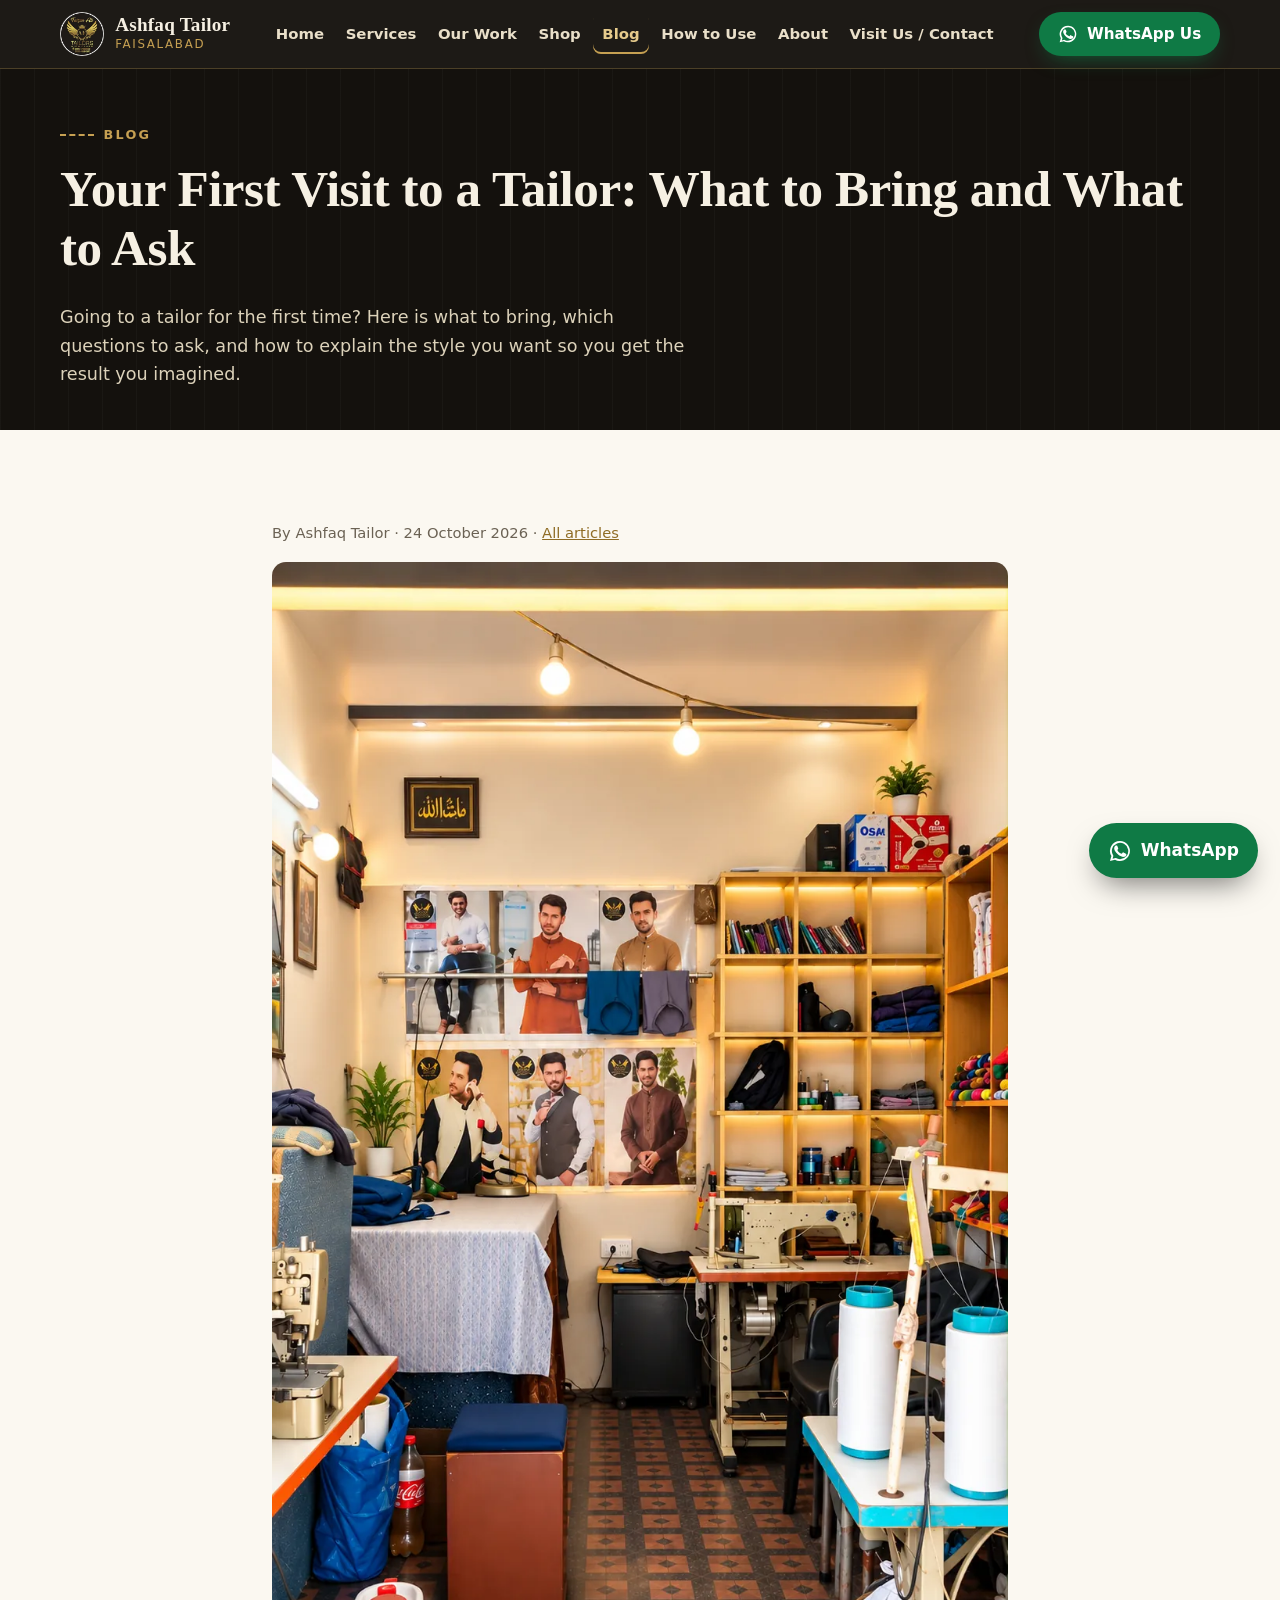
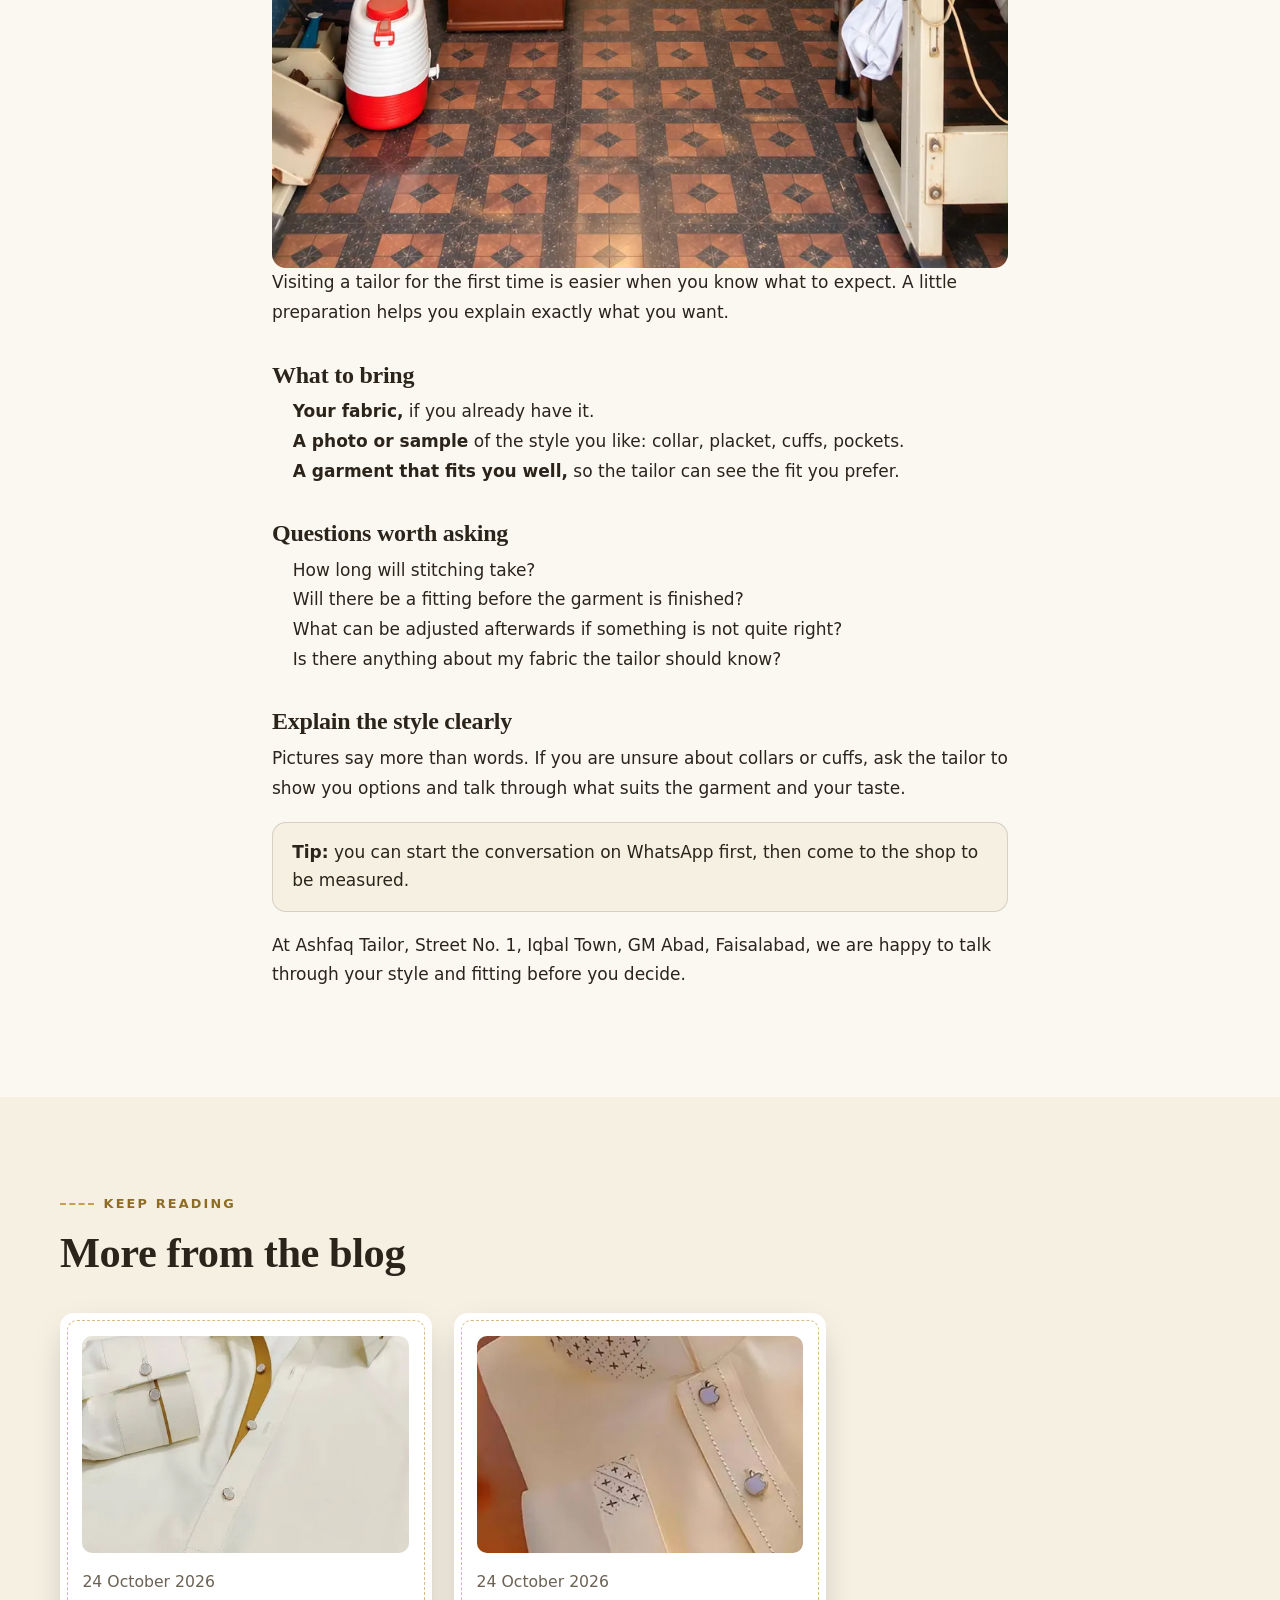
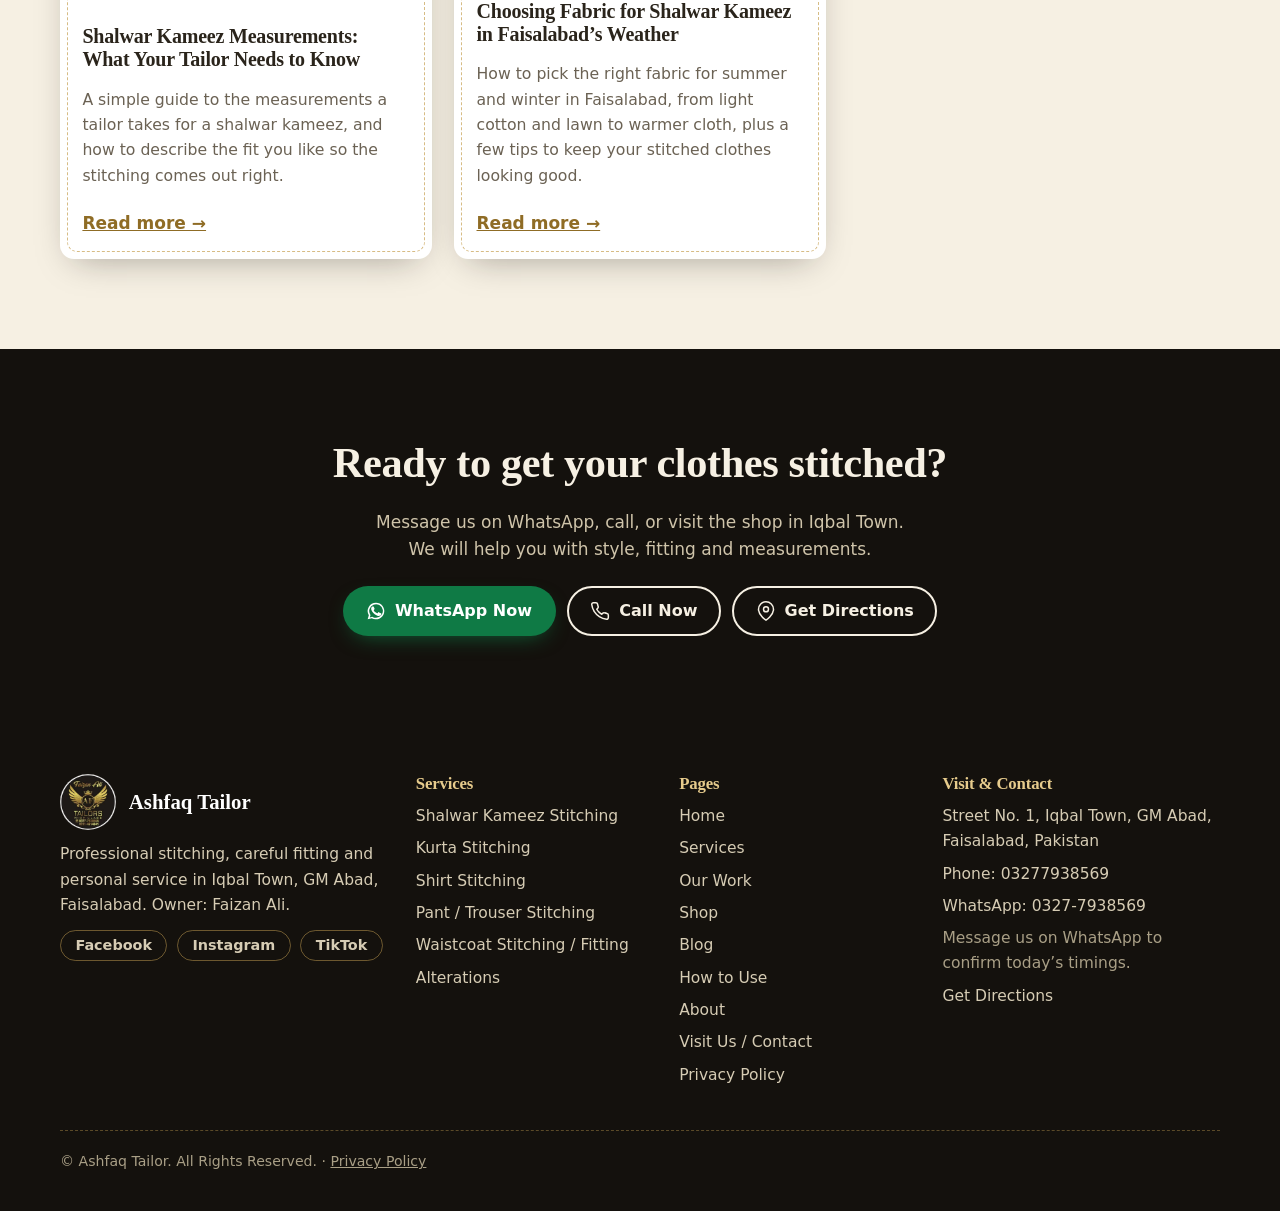
<file: blog-first-visit-to-a-tailor.html>
<!doctype html>
<html lang="en" dir="ltr">
<head>
<meta charset="utf-8">
<meta name="viewport" content="width=device-width, initial-scale=1">
<title>Your First Visit to a Tailor: What to Bring and What to Ask | Ashfaq Tailor</title>
<meta name="description" content="Going to a tailor for the first time? Here is what to bring, which questions to ask, and how to explain the style you want so you get the result you imagined.">
<meta name="robots" content="index,follow,max-image-preview:large,max-snippet:-1">
<link rel="canonical" href="https://YOUR-DOMAIN.com/blog-first-visit-to-a-tailor.html">
<link rel="alternate" hreflang="en-PK" href="https://YOUR-DOMAIN.com/blog-first-visit-to-a-tailor.html">
<link rel="alternate" hreflang="x-default" href="https://YOUR-DOMAIN.com/blog-first-visit-to-a-tailor.html">
<meta name="geo.region" content="PK-PB">
<meta name="geo.placename" content="Iqbal Town, GM Abad, Faisalabad">
<meta name="theme-color" content="#14110d">
<meta property="og:type" content="website">
<meta property="og:site_name" content="Ashfaq Tailor">
<meta property="og:title" content="Your First Visit to a Tailor: What to Bring and What to Ask | Ashfaq Tailor">
<meta property="og:description" content="Going to a tailor for the first time? Here is what to bring, which questions to ask, and how to explain the style you want so you get the result you imagined.">
<meta property="og:url" content="https://YOUR-DOMAIN.com/blog-first-visit-to-a-tailor.html">
<meta property="og:image" content="https://YOUR-DOMAIN.com/images/brand/og-ashfaq-tailor.jpg">
<meta property="og:image:alt" content="Ashfaq Tailor shop front in Iqbal Town, GM Abad, Faisalabad">
<meta property="og:image:width" content="1200">
<meta property="og:image:height" content="630">
<meta property="og:locale" content="en_PK">
<meta name="twitter:card" content="summary_large_image">
<meta name="twitter:title" content="Your First Visit to a Tailor: What to Bring and What to Ask | Ashfaq Tailor">
<meta name="twitter:description" content="Going to a tailor for the first time? Here is what to bring, which questions to ask, and how to explain the style you want so you get the result you imagined.">
<meta name="twitter:image" content="https://YOUR-DOMAIN.com/images/brand/og-ashfaq-tailor.jpg">
<link rel="icon" type="image/png" sizes="32x32" href="images/brand/favicon-32.png">
<link rel="apple-touch-icon" href="images/brand/favicon-180.png">
<link rel="stylesheet" href="css/style.css">
<script>document.documentElement.classList.add("js")</script>
<script type="application/ld+json" id="ld-business">{"@context": "https://schema.org", "@type": "LocalBusiness", "@id": "https://YOUR-DOMAIN.com/#business", "name": "Ashfaq Tailor", "description": "Local tailoring shop in Iqbal Town, GM Abad, Faisalabad for shalwar kameez, kurta, shirt and pant stitching, alterations and custom fitting.", "url": "https://YOUR-DOMAIN.com/", "image": ["https://YOUR-DOMAIN.com/images/shop/ashfaq-tailor-shop-exterior-faisalabad-941.webp", "https://YOUR-DOMAIN.com/images/owner/faizan-ali-ashfaq-tailor-owner-1073.webp"], "logo": "https://YOUR-DOMAIN.com/images/brand/ashfaq-tailor-logo-400.webp", "address": {"@type": "PostalAddress", "streetAddress": "Street No. 1, Iqbal Town, GM Abad", "addressLocality": "Faisalabad", "addressRegion": "Punjab", "addressCountry": "PK"}, "areaServed": {"@type": "City", "name": "Faisalabad"}, "employee": {"@type": "Person", "name": "Faizan Ali", "jobTitle": "Owner"}, "hasOfferCatalog": {"@type": "OfferCatalog", "name": "Tailoring services", "itemListElement": [{"@type": "Offer", "itemOffered": {"@type": "Service", "name": "Shalwar Kameez Stitching"}}, {"@type": "Offer", "itemOffered": {"@type": "Service", "name": "Kurta Stitching"}}, {"@type": "Offer", "itemOffered": {"@type": "Service", "name": "Shirt Stitching"}}, {"@type": "Offer", "itemOffered": {"@type": "Service", "name": "Pant / Trouser Stitching"}}, {"@type": "Offer", "itemOffered": {"@type": "Service", "name": "Waistcoat Stitching / Fitting"}}, {"@type": "Offer", "itemOffered": {"@type": "Service", "name": "Alterations"}}, {"@type": "Offer", "itemOffered": {"@type": "Service", "name": "Custom Fitting"}}, {"@type": "Offer", "itemOffered": {"@type": "Service", "name": "Other Tailoring Services"}}]}}</script>
<script type="application/ld+json">{"@context": "https://schema.org", "@type": "BlogPosting", "headline": "Your First Visit to a Tailor: What to Bring and What to Ask", "description": "Going to a tailor for the first time? Here is what to bring, which questions to ask, and how to explain the style you want so you get the result you imagined.", "datePublished": "2026-10-24", "dateModified": "2026-10-24", "inLanguage": "en-PK", "mainEntityOfPage": "https://YOUR-DOMAIN.com/blog-first-visit-to-a-tailor.html", "image": "https://YOUR-DOMAIN.com/images/shop/ashfaq-tailor-shop-interior-workspace-faisalabad-941.webp", "author": {"@type": "Organization", "name": "Ashfaq Tailor"}, "publisher": {"@type": "Organization", "name": "Ashfaq Tailor", "logo": {"@type": "ImageObject", "url": "https://YOUR-DOMAIN.com/images/brand/favicon-180.png"}}}</script>
<script type="application/ld+json">{"@context": "https://schema.org", "@type": "BreadcrumbList", "itemListElement": [{"@type": "ListItem", "position": 1, "name": "Home", "item": "https://YOUR-DOMAIN.com/"}, {"@type": "ListItem", "position": 2, "name": "Blog", "item": "https://YOUR-DOMAIN.com/blog.html"}, {"@type": "ListItem", "position": 3, "name": "Your First Visit to a Tailor: What to Bring and What to Ask", "item": "https://YOUR-DOMAIN.com/blog-first-visit-to-a-tailor.html"}]}</script>
</head>
<body>
<a class="skip" href="#main">Skip to content</a>
<header class="site-header">
 <div class="container">
  <a class="brand" href="index.html" aria-label="Ashfaq Tailor — home"><img src="images/brand/ashfaq-tailor-logo-400.webp" srcset="images/brand/ashfaq-tailor-logo-160.webp 160w, images/brand/ashfaq-tailor-logo-400.webp 400w" sizes="44px" width="400" height="400" alt="Ashfaq Tailor logo" decoding="async" ><span><b>Ashfaq Tailor</b><small>Faisalabad</small></span></a>
  <nav class="nav" aria-label="Main"><a href="index.html">Home</a><a href="services.html">Services</a><a href="our-work.html">Our Work</a><a href="shop.html">Shop</a><a href="blog.html" aria-current="page">Blog</a><a href="how-to-use.html">How to Use</a><a href="about.html">About</a><a href="contact.html">Visit Us / Contact</a></nav>
  <a class="btn btn--wa btn--sm header-cta" data-wa href="contact.html"><svg viewBox="0 0 24 24" fill="currentColor" aria-hidden="true"><path d="M17.5 14.4c-.3-.1-1.8-.9-2-1s-.5-.1-.7.1-.8 1-.9 1.1-.3.2-.6.1c-.3-.1-1.2-.4-2.3-1.4-.9-.8-1.4-1.7-1.6-2-.2-.3 0-.5.1-.6l.4-.5c.1-.2.2-.3.3-.5.1-.2 0-.4 0-.5s-.7-1.6-.9-2.2c-.2-.6-.5-.5-.7-.5h-.6c-.2 0-.5.1-.8.4s-1 1-1 2.5 1.1 2.9 1.2 3.1c.1.2 2.1 3.2 5.1 4.5 3 1.3 3 .9 3.6.8.6-.1 1.8-.7 2-1.4.3-.7.3-1.3.2-1.4-.1-.1-.3-.2-.6-.3zM12 2a10 10 0 0 0-8.6 15.1L2 22l5-1.3A10 10 0 1 0 12 2zm0 18.2c-1.5 0-2.9-.4-4.1-1.1l-.3-.2-3 .8.8-2.9-.2-.3A8.2 8.2 0 1 1 12 20.200z"/></svg>WhatsApp Us</a>
  <button class="nav-toggle" aria-expanded="false" aria-controls="mobile-nav" aria-label="Menu"><span></span></button>
 </div>
 <div class="container mobile-nav" id="mobile-nav"><nav aria-label="Mobile"><a href="index.html">Home</a><a href="services.html">Services</a><a href="our-work.html">Our Work</a><a href="shop.html">Shop</a><a href="blog.html">Blog</a><a href="how-to-use.html">How to Use</a><a href="about.html">About</a><a href="contact.html">Visit Us / Contact</a></nav><a class="btn btn--wa" data-wa href="contact.html"><svg viewBox="0 0 24 24" fill="currentColor" aria-hidden="true"><path d="M17.5 14.4c-.3-.1-1.8-.9-2-1s-.5-.1-.7.1-.8 1-.9 1.1-.3.2-.6.1c-.3-.1-1.2-.4-2.3-1.4-.9-.8-1.4-1.7-1.6-2-.2-.3 0-.5.1-.6l.4-.5c.1-.2.2-.3.3-.5.1-.2 0-.4 0-.5s-.7-1.6-.9-2.2c-.2-.6-.5-.5-.7-.5h-.6c-.2 0-.5.1-.8.4s-1 1-1 2.5 1.1 2.9 1.2 3.1c.1.2 2.1 3.2 5.1 4.5 3 1.3 3 .9 3.6.8.6-.1 1.8-.7 2-1.4.3-.7.3-1.3.2-1.4-.1-.1-.3-.2-.6-.3zM12 2a10 10 0 0 0-8.6 15.1L2 22l5-1.3A10 10 0 1 0 12 2zm0 18.2c-1.5 0-2.9-.4-4.1-1.1l-.3-.2-3 .8.8-2.9-.2-.3A8.2 8.2 0 1 1 12 20.200z"/></svg>WhatsApp Us</a></div>
</header>
<main id="main">
<section class="page-hero"><div class="container"><span class="eyebrow">Blog</span><h1>Your First Visit to a Tailor: What to Bring and What to Ask</h1><p>Going to a tailor for the first time? Here is what to bring, which questions to ask, and how to explain the style you want so you get the result you imagined.</p></div></section>
<section class="section"><div class="container"><article class="prose">
 <p class="post-meta">By Ashfaq Tailor · 24 October 2026 · <a href="blog.html">All articles</a></p>
 <img class="post-img" src="images/shop/ashfaq-tailor-shop-interior-workspace-faisalabad-941.webp" srcset="images/shop/ashfaq-tailor-shop-interior-workspace-faisalabad-640.webp 640w, images/shop/ashfaq-tailor-shop-interior-workspace-faisalabad-941.webp 941w" sizes="(min-width:900px) 740px, 92vw" width="941" height="1671" alt="Inside the Ashfaq Tailor shop workspace in Faisalabad" decoding="async" >
 <p>Visiting a tailor for the first time is easier when you know what to expect. A little preparation helps you explain exactly what you want.</p>
<h2>What to bring</h2>
<ul><li><strong>Your fabric,</strong> if you already have it.</li>
<li><strong>A photo or sample</strong> of the style you like: collar, placket, cuffs, pockets.</li>
<li><strong>A garment that fits you well,</strong> so the tailor can see the fit you prefer.</li></ul>
<h2>Questions worth asking</h2>
<ul><li>How long will stitching take?</li>
<li>Will there be a fitting before the garment is finished?</li>
<li>What can be adjusted afterwards if something is not quite right?</li>
<li>Is there anything about my fabric the tailor should know?</li></ul>
<h2>Explain the style clearly</h2>
<p>Pictures say more than words. If you are unsure about collars or cuffs, ask the tailor to show you options and talk through what suits the garment and your taste.</p>
<div class="tip"><strong>Tip:</strong> you can start the conversation on WhatsApp first, then come to the shop to be measured.</div>
<p>At Ashfaq Tailor, Street No. 1, Iqbal Town, GM Abad, Faisalabad, we are happy to talk through your style and fitting before you decide.</p>
</article></div></section>
<section class="section section--ivory"><div class="container"><div class="sec-head reveal"><span class="eyebrow">Keep reading</span><h2>More from the blog</h2></div><div class="grid grid--posts"><article class="card post-card reveal">
 <img src="images/portfolio/ashfaq-tailor-shalwar-kameez-cream-gold-placket-faisalabad-900.webp" srcset="images/portfolio/ashfaq-tailor-shalwar-kameez-cream-gold-placket-faisalabad-480.webp 480w, images/portfolio/ashfaq-tailor-shalwar-kameez-cream-gold-placket-faisalabad-900.webp 900w" sizes="(min-width:900px) 360px, 90vw" width="900" height="1133" alt="Cream shalwar kameez with a gold placket stitched by Ashfaq Tailor" loading="lazy" decoding="async" >
 <p class="post-meta" style="margin:0">24 October 2026</p>
 <h3><a href="blog-shalwar-kameez-measurements-guide.html">Shalwar Kameez Measurements: What Your Tailor Needs to Know</a></h3>
 <p>A simple guide to the measurements a tailor takes for a shalwar kameez, and how to describe the fit you like so the stitching comes out right.</p>
 <a class="more" href="blog-shalwar-kameez-measurements-guide.html">Read more &rarr;</a>
</article><article class="card post-card reveal">
 <img src="images/portfolio/ashfaq-tailor-kurta-cream-cross-stitch-collar-faisalabad-608.webp" srcset="images/portfolio/ashfaq-tailor-kurta-cream-cross-stitch-collar-faisalabad-480.webp 480w, images/portfolio/ashfaq-tailor-kurta-cream-cross-stitch-collar-faisalabad-608.webp 608w" sizes="(min-width:900px) 360px, 90vw" width="608" height="1060" alt="Cream kurta with cross stitch collar stitched by Ashfaq Tailor" loading="lazy" decoding="async" >
 <p class="post-meta" style="margin:0">24 October 2026</p>
 <h3><a href="blog-choosing-fabric-for-faisalabad-weather.html">Choosing Fabric for Shalwar Kameez in Faisalabad’s Weather</a></h3>
 <p>How to pick the right fabric for summer and winter in Faisalabad, from light cotton and lawn to warmer cloth, plus a few tips to keep your stitched clothes looking good.</p>
 <a class="more" href="blog-choosing-fabric-for-faisalabad-weather.html">Read more &rarr;</a>
</article></div></div></section>
<section class="section section--dark on-dark" data-loc="cta-band"><div class="container" style="text-align:center">
 <div class="reveal"><h2>Ready to get your clothes stitched?</h2><p class="muted" style="max-width:34rem;margin:0 auto 1.4rem">Message us on WhatsApp, call, or visit the shop in Iqbal Town. We will help you with style, fitting and measurements.</p>
 <div class="btn-row" style="justify-content:center"><a class="btn btn--wa" data-wa href="contact.html"><svg viewBox="0 0 24 24" fill="currentColor" aria-hidden="true"><path d="M17.5 14.4c-.3-.1-1.8-.9-2-1s-.5-.1-.7.1-.8 1-.9 1.1-.3.2-.6.1c-.3-.1-1.2-.4-2.3-1.4-.9-.8-1.4-1.7-1.6-2-.2-.3 0-.5.1-.6l.4-.5c.1-.2.2-.3.3-.5.1-.2 0-.4 0-.5s-.7-1.6-.9-2.2c-.2-.6-.5-.5-.7-.5h-.6c-.2 0-.5.1-.8.4s-1 1-1 2.5 1.1 2.9 1.2 3.1c.1.2 2.1 3.2 5.1 4.5 3 1.3 3 .9 3.6.8.6-.1 1.8-.7 2-1.4.3-.7.3-1.3.2-1.4-.1-.1-.3-.2-.6-.3zM12 2a10 10 0 0 0-8.6 15.1L2 22l5-1.3A10 10 0 1 0 12 2zm0 18.2c-1.5 0-2.9-.4-4.1-1.1l-.3-.2-3 .8.8-2.9-.2-.3A8.2 8.2 0 1 1 12 20.200z"/></svg>WhatsApp Now</a><a class="btn btn--ghost" data-call href="contact.html"><svg viewBox="0 0 24 24" fill="none" stroke="currentColor" stroke-width="1.8" stroke-linecap="round" stroke-linejoin="round" aria-hidden="true"><path d="M22 16.9v3a2 2 0 0 1-2.2 2 19.8 19.8 0 0 1-8.6-3.1 19.5 19.5 0 0 1-6-6A19.8 19.8 0 0 1 2.1 4.2 2 2 0 0 1 4.1 2h3a2 2 0 0 1 2 1.7c.1 1 .4 1.9.7 2.8a2 2 0 0 1-.5 2.1L8.1 9.9a16 16 0 0 0 6 6l1.3-1.3a2 2 0 0 1 2.1-.4c.9.3 1.8.6 2.8.7a2 2 0 0 1 1.7 2z"/></svg>Call Now</a><a class="btn btn--ghost" data-directions href="contact.html"><svg viewBox="0 0 24 24" fill="none" stroke="currentColor" stroke-width="1.8" stroke-linecap="round" stroke-linejoin="round" aria-hidden="true"><path d="M21 10c0 7-9 13-9 13S3 17 3 10a9 9 0 0 1 18 0z"/><circle cx="12" cy="10" r="3"/></svg>Get Directions</a></div></div></div></section></main>
<footer class="site-footer">
 <div class="container">
  <div class="foot-grid">
   <div>
    <div class="foot-brand"><img src="images/brand/ashfaq-tailor-logo-400.webp" srcset="images/brand/ashfaq-tailor-logo-160.webp 160w, images/brand/ashfaq-tailor-logo-400.webp 400w" sizes="56px" width="400" height="400" alt="Ashfaq Tailor logo" loading="lazy" decoding="async" ><b>Ashfaq Tailor</b></div>
    <p>Professional stitching, careful fitting and personal service in Iqbal Town, GM Abad, Faisalabad. Owner: <span data-f="owner">Faizan Ali</span>.</p>
    <ul class="social" data-social-wrap hidden>
     <li><a data-social="facebook" href="#">Facebook</a></li><li><a data-social="instagram" href="#">Instagram</a></li><li><a data-social="tiktok" href="#">TikTok</a></li>
    </ul>
   </div>
   <div><h3>Services</h3><ul><li><a href="services.html#shalwar-kameez">Shalwar Kameez Stitching</a></li><li><a href="services.html#kurta">Kurta Stitching</a></li><li><a href="services.html#shirt">Shirt Stitching</a></li><li><a href="services.html#pant">Pant / Trouser Stitching</a></li><li><a href="services.html#waistcoat">Waistcoat Stitching / Fitting</a></li><li><a href="services.html#alterations">Alterations</a></li></ul></div>
   <div><h3>Pages</h3><ul><li><a href="index.html">Home</a></li><li><a href="services.html">Services</a></li><li><a href="our-work.html">Our Work</a></li><li><a href="shop.html">Shop</a></li><li><a href="blog.html">Blog</a></li><li><a href="how-to-use.html">How to Use</a></li><li><a href="about.html">About</a></li><li><a href="contact.html">Visit Us / Contact</a></li><li><a href="privacy-policy.html">Privacy Policy</a></li></ul></div>
   <div data-loc="footer">
    <h3>Visit &amp; Contact</h3>
    <ul>
     <li>Street No. 1, Iqbal Town, GM Abad, Faisalabad, Pakistan</li>
     <li>Phone: <a data-call href="contact.html"><span data-f="phone">0311-4614341</span></a></li>
     <li>WhatsApp: <a data-wa href="contact.html"><span data-f="whatsapp">0327-7938569</span></a></li>
     <li data-hours></li>
     <li><a data-directions href="contact.html">Get Directions</a></li>
    </ul>
   </div>
  </div>
  <p class="copy">© Ashfaq Tailor. All Rights Reserved. · <a href="privacy-policy.html">Privacy Policy</a></p>
 </div>
</footer>
<div class="mobile-bar" data-loc="mobile-bar" role="navigation" aria-label="Quick contact">
 <a class="wa" data-wa href="contact.html"><svg viewBox="0 0 24 24" fill="currentColor" aria-hidden="true"><path d="M17.5 14.4c-.3-.1-1.8-.9-2-1s-.5-.1-.7.1-.8 1-.9 1.1-.3.2-.6.1c-.3-.1-1.2-.4-2.3-1.4-.9-.8-1.4-1.7-1.6-2-.2-.3 0-.5.1-.6l.4-.5c.1-.2.2-.3.3-.5.1-.2 0-.4 0-.5s-.7-1.6-.9-2.2c-.2-.6-.5-.5-.7-.5h-.6c-.2 0-.5.1-.8.4s-1 1-1 2.5 1.1 2.9 1.2 3.1c.1.2 2.1 3.2 5.1 4.5 3 1.3 3 .9 3.6.8.6-.1 1.8-.7 2-1.4.3-.7.3-1.3.2-1.4-.1-.1-.3-.2-.6-.3zM12 2a10 10 0 0 0-8.6 15.1L2 22l5-1.3A10 10 0 1 0 12 2zm0 18.2c-1.5 0-2.9-.4-4.1-1.1l-.3-.2-3 .8.8-2.9-.2-.3A8.2 8.2 0 1 1 12 20.200z"/></svg>WhatsApp</a>
 <a data-call href="contact.html"><svg viewBox="0 0 24 24" fill="none" stroke="currentColor" stroke-width="1.8" stroke-linecap="round" stroke-linejoin="round" aria-hidden="true"><path d="M22 16.9v3a2 2 0 0 1-2.2 2 19.8 19.8 0 0 1-8.6-3.1 19.5 19.5 0 0 1-6-6A19.8 19.8 0 0 1 2.1 4.2 2 2 0 0 1 4.1 2h3a2 2 0 0 1 2 1.7c.1 1 .4 1.9.7 2.8a2 2 0 0 1-.5 2.1L8.1 9.9a16 16 0 0 0 6 6l1.3-1.3a2 2 0 0 1 2.1-.4c.9.3 1.8.6 2.8.7a2 2 0 0 1 1.7 2z"/></svg>Call</a>
 <a data-directions href="contact.html"><svg viewBox="0 0 24 24" fill="none" stroke="currentColor" stroke-width="1.8" stroke-linecap="round" stroke-linejoin="round" aria-hidden="true"><path d="M21 10c0 7-9 13-9 13S3 17 3 10a9 9 0 0 1 18 0z"/><circle cx="12" cy="10" r="3"/></svg>Directions</a>
</div>
<a class="wa-float" data-wa data-loc="floating-button" href="contact.html" aria-label="Chat on WhatsApp"><svg viewBox="0 0 24 24" fill="currentColor" aria-hidden="true"><path d="M17.5 14.4c-.3-.1-1.8-.9-2-1s-.5-.1-.7.1-.8 1-.9 1.1-.3.2-.6.1c-.3-.1-1.2-.4-2.3-1.4-.9-.8-1.4-1.7-1.6-2-.2-.3 0-.5.1-.6l.4-.5c.1-.2.2-.3.3-.5.1-.2 0-.4 0-.5s-.7-1.6-.9-2.2c-.2-.6-.5-.5-.7-.5h-.6c-.2 0-.5.1-.8.4s-1 1-1 2.5 1.1 2.9 1.2 3.1c.1.2 2.1 3.2 5.1 4.5 3 1.3 3 .9 3.6.8.6-.1 1.8-.7 2-1.4.3-.7.3-1.3.2-1.4-.1-.1-.3-.2-.6-.3zM12 2a10 10 0 0 0-8.6 15.1L2 22l5-1.3A10 10 0 1 0 12 2zm0 18.2c-1.5 0-2.9-.4-4.1-1.1l-.3-.2-3 .8.8-2.9-.2-.3A8.2 8.2 0 1 1 12 20.200z"/></svg><span>WhatsApp</span></a>
<script src="js/site-config.js"></script>
<script src="js/main.js" defer></script>
</body>
</html>
</file>
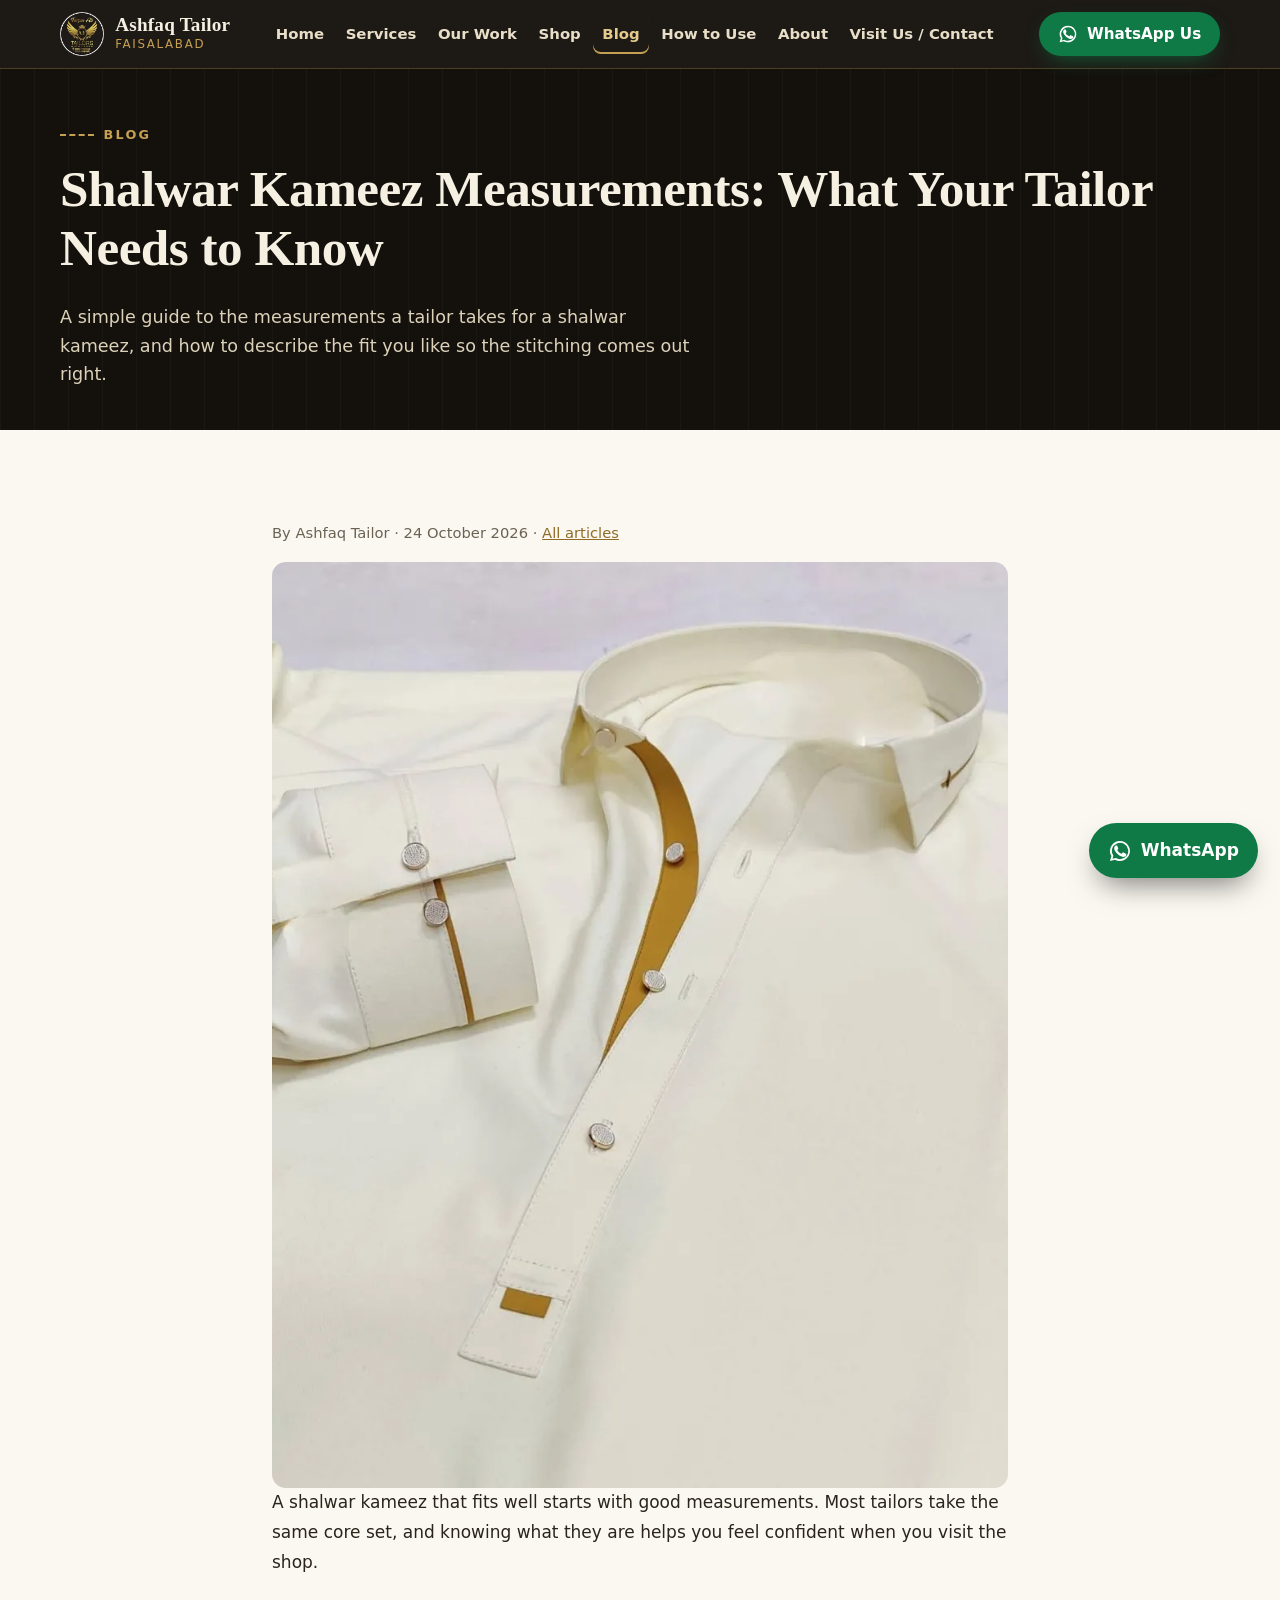
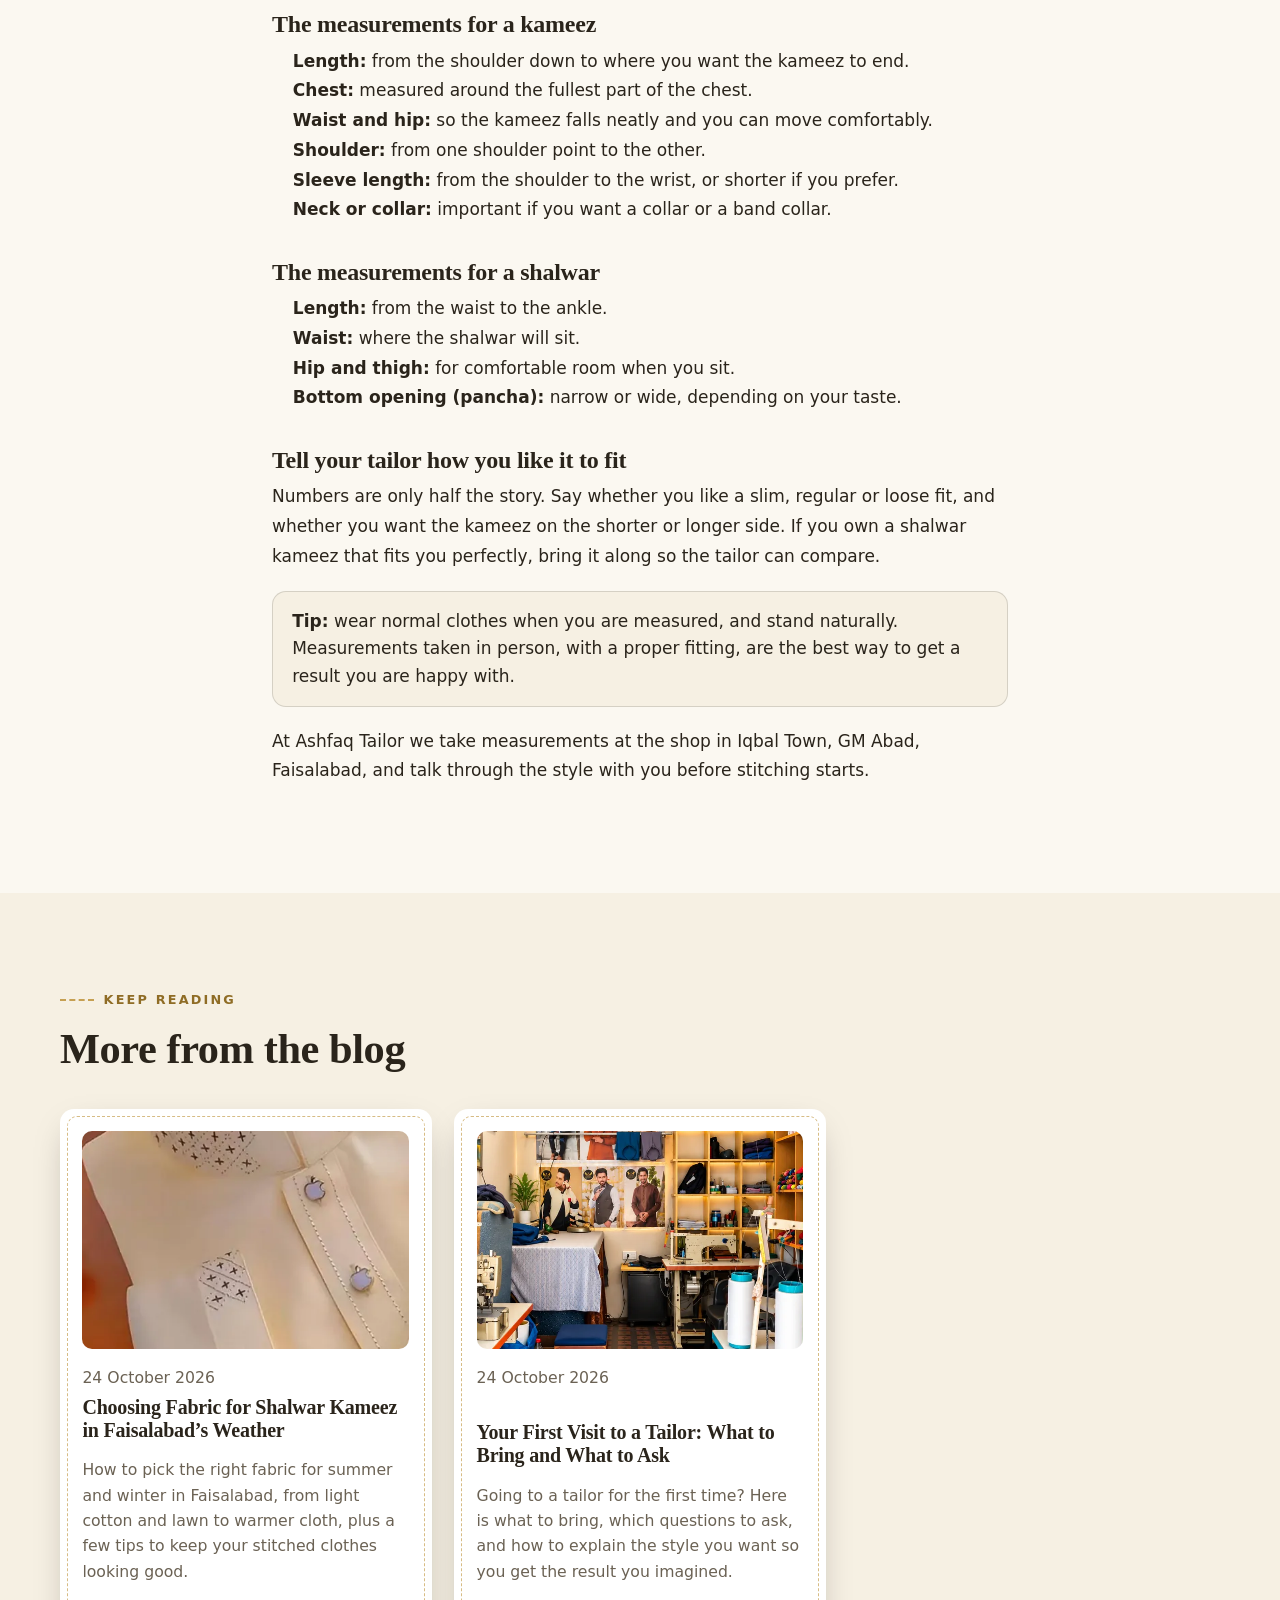
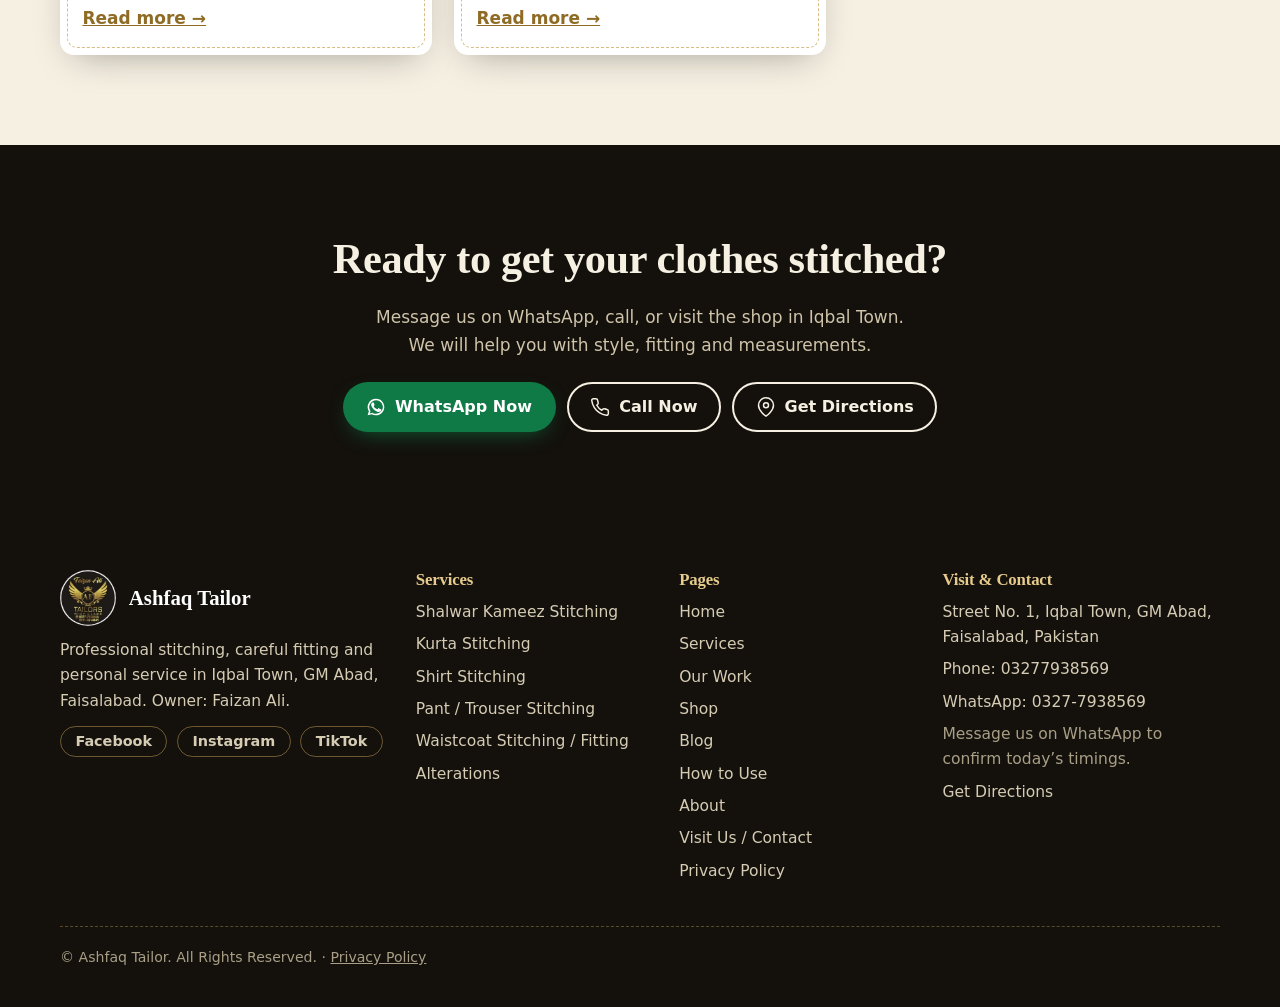
<file: blog-shalwar-kameez-measurements-guide.html>
<!doctype html>
<html lang="en" dir="ltr">
<head>
<meta charset="utf-8">
<meta name="viewport" content="width=device-width, initial-scale=1">
<title>Shalwar Kameez Measurements: What Your Tailor Needs to Know | Ashfaq Tailor</title>
<meta name="description" content="A simple guide to the measurements a tailor takes for a shalwar kameez, and how to describe the fit you like so the stitching comes out right.">
<meta name="robots" content="index,follow,max-image-preview:large,max-snippet:-1">
<link rel="canonical" href="https://YOUR-DOMAIN.com/blog-shalwar-kameez-measurements-guide.html">
<link rel="alternate" hreflang="en-PK" href="https://YOUR-DOMAIN.com/blog-shalwar-kameez-measurements-guide.html">
<link rel="alternate" hreflang="x-default" href="https://YOUR-DOMAIN.com/blog-shalwar-kameez-measurements-guide.html">
<meta name="geo.region" content="PK-PB">
<meta name="geo.placename" content="Iqbal Town, GM Abad, Faisalabad">
<meta name="theme-color" content="#14110d">
<meta property="og:type" content="website">
<meta property="og:site_name" content="Ashfaq Tailor">
<meta property="og:title" content="Shalwar Kameez Measurements: What Your Tailor Needs to Know | Ashfaq Tailor">
<meta property="og:description" content="A simple guide to the measurements a tailor takes for a shalwar kameez, and how to describe the fit you like so the stitching comes out right.">
<meta property="og:url" content="https://YOUR-DOMAIN.com/blog-shalwar-kameez-measurements-guide.html">
<meta property="og:image" content="https://YOUR-DOMAIN.com/images/brand/og-ashfaq-tailor.jpg">
<meta property="og:image:alt" content="Ashfaq Tailor shop front in Iqbal Town, GM Abad, Faisalabad">
<meta property="og:image:width" content="1200">
<meta property="og:image:height" content="630">
<meta property="og:locale" content="en_PK">
<meta name="twitter:card" content="summary_large_image">
<meta name="twitter:title" content="Shalwar Kameez Measurements: What Your Tailor Needs to Know | Ashfaq Tailor">
<meta name="twitter:description" content="A simple guide to the measurements a tailor takes for a shalwar kameez, and how to describe the fit you like so the stitching comes out right.">
<meta name="twitter:image" content="https://YOUR-DOMAIN.com/images/brand/og-ashfaq-tailor.jpg">
<link rel="icon" type="image/png" sizes="32x32" href="images/brand/favicon-32.png">
<link rel="apple-touch-icon" href="images/brand/favicon-180.png">
<link rel="stylesheet" href="css/style.css">
<script>document.documentElement.classList.add("js")</script>
<script type="application/ld+json" id="ld-business">{"@context": "https://schema.org", "@type": "LocalBusiness", "@id": "https://YOUR-DOMAIN.com/#business", "name": "Ashfaq Tailor", "description": "Local tailoring shop in Iqbal Town, GM Abad, Faisalabad for shalwar kameez, kurta, shirt and pant stitching, alterations and custom fitting.", "url": "https://YOUR-DOMAIN.com/", "image": ["https://YOUR-DOMAIN.com/images/shop/ashfaq-tailor-shop-exterior-faisalabad-941.webp", "https://YOUR-DOMAIN.com/images/owner/faizan-ali-ashfaq-tailor-owner-1073.webp"], "logo": "https://YOUR-DOMAIN.com/images/brand/ashfaq-tailor-logo-400.webp", "address": {"@type": "PostalAddress", "streetAddress": "Street No. 1, Iqbal Town, GM Abad", "addressLocality": "Faisalabad", "addressRegion": "Punjab", "addressCountry": "PK"}, "areaServed": {"@type": "City", "name": "Faisalabad"}, "employee": {"@type": "Person", "name": "Faizan Ali", "jobTitle": "Owner"}, "hasOfferCatalog": {"@type": "OfferCatalog", "name": "Tailoring services", "itemListElement": [{"@type": "Offer", "itemOffered": {"@type": "Service", "name": "Shalwar Kameez Stitching"}}, {"@type": "Offer", "itemOffered": {"@type": "Service", "name": "Kurta Stitching"}}, {"@type": "Offer", "itemOffered": {"@type": "Service", "name": "Shirt Stitching"}}, {"@type": "Offer", "itemOffered": {"@type": "Service", "name": "Pant / Trouser Stitching"}}, {"@type": "Offer", "itemOffered": {"@type": "Service", "name": "Waistcoat Stitching / Fitting"}}, {"@type": "Offer", "itemOffered": {"@type": "Service", "name": "Alterations"}}, {"@type": "Offer", "itemOffered": {"@type": "Service", "name": "Custom Fitting"}}, {"@type": "Offer", "itemOffered": {"@type": "Service", "name": "Other Tailoring Services"}}]}}</script>
<script type="application/ld+json">{"@context": "https://schema.org", "@type": "BlogPosting", "headline": "Shalwar Kameez Measurements: What Your Tailor Needs to Know", "description": "A simple guide to the measurements a tailor takes for a shalwar kameez, and how to describe the fit you like so the stitching comes out right.", "datePublished": "2026-10-24", "dateModified": "2026-10-24", "inLanguage": "en-PK", "mainEntityOfPage": "https://YOUR-DOMAIN.com/blog-shalwar-kameez-measurements-guide.html", "image": "https://YOUR-DOMAIN.com/images/portfolio/ashfaq-tailor-shalwar-kameez-cream-gold-placket-faisalabad-900.webp", "author": {"@type": "Organization", "name": "Ashfaq Tailor"}, "publisher": {"@type": "Organization", "name": "Ashfaq Tailor", "logo": {"@type": "ImageObject", "url": "https://YOUR-DOMAIN.com/images/brand/favicon-180.png"}}}</script>
<script type="application/ld+json">{"@context": "https://schema.org", "@type": "BreadcrumbList", "itemListElement": [{"@type": "ListItem", "position": 1, "name": "Home", "item": "https://YOUR-DOMAIN.com/"}, {"@type": "ListItem", "position": 2, "name": "Blog", "item": "https://YOUR-DOMAIN.com/blog.html"}, {"@type": "ListItem", "position": 3, "name": "Shalwar Kameez Measurements: What Your Tailor Needs to Know", "item": "https://YOUR-DOMAIN.com/blog-shalwar-kameez-measurements-guide.html"}]}</script>
</head>
<body>
<a class="skip" href="#main">Skip to content</a>
<header class="site-header">
 <div class="container">
  <a class="brand" href="index.html" aria-label="Ashfaq Tailor — home"><img src="images/brand/ashfaq-tailor-logo-400.webp" srcset="images/brand/ashfaq-tailor-logo-160.webp 160w, images/brand/ashfaq-tailor-logo-400.webp 400w" sizes="44px" width="400" height="400" alt="Ashfaq Tailor logo" decoding="async" ><span><b>Ashfaq Tailor</b><small>Faisalabad</small></span></a>
  <nav class="nav" aria-label="Main"><a href="index.html">Home</a><a href="services.html">Services</a><a href="our-work.html">Our Work</a><a href="shop.html">Shop</a><a href="blog.html" aria-current="page">Blog</a><a href="how-to-use.html">How to Use</a><a href="about.html">About</a><a href="contact.html">Visit Us / Contact</a></nav>
  <a class="btn btn--wa btn--sm header-cta" data-wa href="contact.html"><svg viewBox="0 0 24 24" fill="currentColor" aria-hidden="true"><path d="M17.5 14.4c-.3-.1-1.8-.9-2-1s-.5-.1-.7.1-.8 1-.9 1.1-.3.2-.6.1c-.3-.1-1.2-.4-2.3-1.4-.9-.8-1.4-1.7-1.6-2-.2-.3 0-.5.1-.6l.4-.5c.1-.2.2-.3.3-.5.1-.2 0-.4 0-.5s-.7-1.6-.9-2.2c-.2-.6-.5-.5-.7-.5h-.6c-.2 0-.5.1-.8.4s-1 1-1 2.5 1.1 2.9 1.2 3.1c.1.2 2.1 3.2 5.1 4.5 3 1.3 3 .9 3.6.8.6-.1 1.8-.7 2-1.4.3-.7.3-1.3.2-1.4-.1-.1-.3-.2-.6-.3zM12 2a10 10 0 0 0-8.6 15.1L2 22l5-1.3A10 10 0 1 0 12 2zm0 18.2c-1.5 0-2.9-.4-4.1-1.1l-.3-.2-3 .8.8-2.9-.2-.3A8.2 8.2 0 1 1 12 20.200z"/></svg>WhatsApp Us</a>
  <button class="nav-toggle" aria-expanded="false" aria-controls="mobile-nav" aria-label="Menu"><span></span></button>
 </div>
 <div class="container mobile-nav" id="mobile-nav"><nav aria-label="Mobile"><a href="index.html">Home</a><a href="services.html">Services</a><a href="our-work.html">Our Work</a><a href="shop.html">Shop</a><a href="blog.html">Blog</a><a href="how-to-use.html">How to Use</a><a href="about.html">About</a><a href="contact.html">Visit Us / Contact</a></nav><a class="btn btn--wa" data-wa href="contact.html"><svg viewBox="0 0 24 24" fill="currentColor" aria-hidden="true"><path d="M17.5 14.4c-.3-.1-1.8-.9-2-1s-.5-.1-.7.1-.8 1-.9 1.1-.3.2-.6.1c-.3-.1-1.2-.4-2.3-1.4-.9-.8-1.4-1.7-1.6-2-.2-.3 0-.5.1-.6l.4-.5c.1-.2.2-.3.3-.5.1-.2 0-.4 0-.5s-.7-1.6-.9-2.2c-.2-.6-.5-.5-.7-.5h-.6c-.2 0-.5.1-.8.4s-1 1-1 2.5 1.1 2.9 1.2 3.1c.1.2 2.1 3.2 5.1 4.5 3 1.3 3 .9 3.6.8.6-.1 1.8-.7 2-1.4.3-.7.3-1.3.2-1.4-.1-.1-.3-.2-.6-.3zM12 2a10 10 0 0 0-8.6 15.1L2 22l5-1.3A10 10 0 1 0 12 2zm0 18.2c-1.5 0-2.9-.4-4.1-1.1l-.3-.2-3 .8.8-2.9-.2-.3A8.2 8.2 0 1 1 12 20.200z"/></svg>WhatsApp Us</a></div>
</header>
<main id="main">
<section class="page-hero"><div class="container"><span class="eyebrow">Blog</span><h1>Shalwar Kameez Measurements: What Your Tailor Needs to Know</h1><p>A simple guide to the measurements a tailor takes for a shalwar kameez, and how to describe the fit you like so the stitching comes out right.</p></div></section>
<section class="section"><div class="container"><article class="prose">
 <p class="post-meta">By Ashfaq Tailor · 24 October 2026 · <a href="blog.html">All articles</a></p>
 <img class="post-img" src="images/portfolio/ashfaq-tailor-shalwar-kameez-cream-gold-placket-faisalabad-900.webp" srcset="images/portfolio/ashfaq-tailor-shalwar-kameez-cream-gold-placket-faisalabad-480.webp 480w, images/portfolio/ashfaq-tailor-shalwar-kameez-cream-gold-placket-faisalabad-900.webp 900w" sizes="(min-width:900px) 740px, 92vw" width="900" height="1133" alt="Cream shalwar kameez with a gold placket stitched by Ashfaq Tailor" decoding="async" >
 <p>A shalwar kameez that fits well starts with good measurements. Most tailors take the same core set, and knowing what they are helps you feel confident when you visit the shop.</p>
<h2>The measurements for a kameez</h2>
<ul><li><strong>Length:</strong> from the shoulder down to where you want the kameez to end.</li>
<li><strong>Chest:</strong> measured around the fullest part of the chest.</li>
<li><strong>Waist and hip:</strong> so the kameez falls neatly and you can move comfortably.</li>
<li><strong>Shoulder:</strong> from one shoulder point to the other.</li>
<li><strong>Sleeve length:</strong> from the shoulder to the wrist, or shorter if you prefer.</li>
<li><strong>Neck or collar:</strong> important if you want a collar or a band collar.</li></ul>
<h2>The measurements for a shalwar</h2>
<ul><li><strong>Length:</strong> from the waist to the ankle.</li>
<li><strong>Waist:</strong> where the shalwar will sit.</li>
<li><strong>Hip and thigh:</strong> for comfortable room when you sit.</li>
<li><strong>Bottom opening (pancha):</strong> narrow or wide, depending on your taste.</li></ul>
<h2>Tell your tailor how you like it to fit</h2>
<p>Numbers are only half the story. Say whether you like a slim, regular or loose fit, and whether you want the kameez on the shorter or longer side. If you own a shalwar kameez that fits you perfectly, bring it along so the tailor can compare.</p>
<div class="tip"><strong>Tip:</strong> wear normal clothes when you are measured, and stand naturally. Measurements taken in person, with a proper fitting, are the best way to get a result you are happy with.</div>
<p>At Ashfaq Tailor we take measurements at the shop in Iqbal Town, GM Abad, Faisalabad, and talk through the style with you before stitching starts.</p>
</article></div></section>
<section class="section section--ivory"><div class="container"><div class="sec-head reveal"><span class="eyebrow">Keep reading</span><h2>More from the blog</h2></div><div class="grid grid--posts"><article class="card post-card reveal">
 <img src="images/portfolio/ashfaq-tailor-kurta-cream-cross-stitch-collar-faisalabad-608.webp" srcset="images/portfolio/ashfaq-tailor-kurta-cream-cross-stitch-collar-faisalabad-480.webp 480w, images/portfolio/ashfaq-tailor-kurta-cream-cross-stitch-collar-faisalabad-608.webp 608w" sizes="(min-width:900px) 360px, 90vw" width="608" height="1060" alt="Cream kurta with cross stitch collar stitched by Ashfaq Tailor" loading="lazy" decoding="async" >
 <p class="post-meta" style="margin:0">24 October 2026</p>
 <h3><a href="blog-choosing-fabric-for-faisalabad-weather.html">Choosing Fabric for Shalwar Kameez in Faisalabad’s Weather</a></h3>
 <p>How to pick the right fabric for summer and winter in Faisalabad, from light cotton and lawn to warmer cloth, plus a few tips to keep your stitched clothes looking good.</p>
 <a class="more" href="blog-choosing-fabric-for-faisalabad-weather.html">Read more &rarr;</a>
</article><article class="card post-card reveal">
 <img src="images/shop/ashfaq-tailor-shop-interior-workspace-faisalabad-941.webp" srcset="images/shop/ashfaq-tailor-shop-interior-workspace-faisalabad-640.webp 640w, images/shop/ashfaq-tailor-shop-interior-workspace-faisalabad-941.webp 941w" sizes="(min-width:900px) 360px, 90vw" width="941" height="1671" alt="Inside the Ashfaq Tailor shop workspace in Faisalabad" loading="lazy" decoding="async" >
 <p class="post-meta" style="margin:0">24 October 2026</p>
 <h3><a href="blog-first-visit-to-a-tailor.html">Your First Visit to a Tailor: What to Bring and What to Ask</a></h3>
 <p>Going to a tailor for the first time? Here is what to bring, which questions to ask, and how to explain the style you want so you get the result you imagined.</p>
 <a class="more" href="blog-first-visit-to-a-tailor.html">Read more &rarr;</a>
</article></div></div></section>
<section class="section section--dark on-dark" data-loc="cta-band"><div class="container" style="text-align:center">
 <div class="reveal"><h2>Ready to get your clothes stitched?</h2><p class="muted" style="max-width:34rem;margin:0 auto 1.4rem">Message us on WhatsApp, call, or visit the shop in Iqbal Town. We will help you with style, fitting and measurements.</p>
 <div class="btn-row" style="justify-content:center"><a class="btn btn--wa" data-wa href="contact.html"><svg viewBox="0 0 24 24" fill="currentColor" aria-hidden="true"><path d="M17.5 14.4c-.3-.1-1.8-.9-2-1s-.5-.1-.7.1-.8 1-.9 1.1-.3.2-.6.1c-.3-.1-1.2-.4-2.3-1.4-.9-.8-1.4-1.7-1.6-2-.2-.3 0-.5.1-.6l.4-.5c.1-.2.2-.3.3-.5.1-.2 0-.4 0-.5s-.7-1.6-.9-2.2c-.2-.6-.5-.5-.7-.5h-.6c-.2 0-.5.1-.8.4s-1 1-1 2.5 1.1 2.9 1.2 3.1c.1.2 2.1 3.2 5.1 4.5 3 1.3 3 .9 3.6.8.6-.1 1.8-.7 2-1.4.3-.7.3-1.3.2-1.4-.1-.1-.3-.2-.6-.3zM12 2a10 10 0 0 0-8.6 15.1L2 22l5-1.3A10 10 0 1 0 12 2zm0 18.2c-1.5 0-2.9-.4-4.1-1.1l-.3-.2-3 .8.8-2.9-.2-.3A8.2 8.2 0 1 1 12 20.200z"/></svg>WhatsApp Now</a><a class="btn btn--ghost" data-call href="contact.html"><svg viewBox="0 0 24 24" fill="none" stroke="currentColor" stroke-width="1.8" stroke-linecap="round" stroke-linejoin="round" aria-hidden="true"><path d="M22 16.9v3a2 2 0 0 1-2.2 2 19.8 19.8 0 0 1-8.6-3.1 19.5 19.5 0 0 1-6-6A19.8 19.8 0 0 1 2.1 4.2 2 2 0 0 1 4.1 2h3a2 2 0 0 1 2 1.7c.1 1 .4 1.9.7 2.8a2 2 0 0 1-.5 2.1L8.1 9.9a16 16 0 0 0 6 6l1.3-1.3a2 2 0 0 1 2.1-.4c.9.3 1.8.6 2.8.7a2 2 0 0 1 1.7 2z"/></svg>Call Now</a><a class="btn btn--ghost" data-directions href="contact.html"><svg viewBox="0 0 24 24" fill="none" stroke="currentColor" stroke-width="1.8" stroke-linecap="round" stroke-linejoin="round" aria-hidden="true"><path d="M21 10c0 7-9 13-9 13S3 17 3 10a9 9 0 0 1 18 0z"/><circle cx="12" cy="10" r="3"/></svg>Get Directions</a></div></div></div></section></main>
<footer class="site-footer">
 <div class="container">
  <div class="foot-grid">
   <div>
    <div class="foot-brand"><img src="images/brand/ashfaq-tailor-logo-400.webp" srcset="images/brand/ashfaq-tailor-logo-160.webp 160w, images/brand/ashfaq-tailor-logo-400.webp 400w" sizes="56px" width="400" height="400" alt="Ashfaq Tailor logo" loading="lazy" decoding="async" ><b>Ashfaq Tailor</b></div>
    <p>Professional stitching, careful fitting and personal service in Iqbal Town, GM Abad, Faisalabad. Owner: <span data-f="owner">Faizan Ali</span>.</p>
    <ul class="social" data-social-wrap hidden>
     <li><a data-social="facebook" href="#">Facebook</a></li><li><a data-social="instagram" href="#">Instagram</a></li><li><a data-social="tiktok" href="#">TikTok</a></li>
    </ul>
   </div>
   <div><h3>Services</h3><ul><li><a href="services.html#shalwar-kameez">Shalwar Kameez Stitching</a></li><li><a href="services.html#kurta">Kurta Stitching</a></li><li><a href="services.html#shirt">Shirt Stitching</a></li><li><a href="services.html#pant">Pant / Trouser Stitching</a></li><li><a href="services.html#waistcoat">Waistcoat Stitching / Fitting</a></li><li><a href="services.html#alterations">Alterations</a></li></ul></div>
   <div><h3>Pages</h3><ul><li><a href="index.html">Home</a></li><li><a href="services.html">Services</a></li><li><a href="our-work.html">Our Work</a></li><li><a href="shop.html">Shop</a></li><li><a href="blog.html">Blog</a></li><li><a href="how-to-use.html">How to Use</a></li><li><a href="about.html">About</a></li><li><a href="contact.html">Visit Us / Contact</a></li><li><a href="privacy-policy.html">Privacy Policy</a></li></ul></div>
   <div data-loc="footer">
    <h3>Visit &amp; Contact</h3>
    <ul>
     <li>Street No. 1, Iqbal Town, GM Abad, Faisalabad, Pakistan</li>
     <li>Phone: <a data-call href="contact.html"><span data-f="phone">0311-4614341</span></a></li>
     <li>WhatsApp: <a data-wa href="contact.html"><span data-f="whatsapp">0327-7938569</span></a></li>
     <li data-hours></li>
     <li><a data-directions href="contact.html">Get Directions</a></li>
    </ul>
   </div>
  </div>
  <p class="copy">© Ashfaq Tailor. All Rights Reserved. · <a href="privacy-policy.html">Privacy Policy</a></p>
 </div>
</footer>
<div class="mobile-bar" data-loc="mobile-bar" role="navigation" aria-label="Quick contact">
 <a class="wa" data-wa href="contact.html"><svg viewBox="0 0 24 24" fill="currentColor" aria-hidden="true"><path d="M17.5 14.4c-.3-.1-1.8-.9-2-1s-.5-.1-.7.1-.8 1-.9 1.1-.3.2-.6.1c-.3-.1-1.2-.4-2.3-1.4-.9-.8-1.4-1.7-1.6-2-.2-.3 0-.5.1-.6l.4-.5c.1-.2.2-.3.3-.5.1-.2 0-.4 0-.5s-.7-1.6-.9-2.2c-.2-.6-.5-.5-.7-.5h-.6c-.2 0-.5.1-.8.4s-1 1-1 2.5 1.1 2.9 1.2 3.1c.1.2 2.1 3.2 5.1 4.5 3 1.3 3 .9 3.6.8.6-.1 1.8-.7 2-1.4.3-.7.3-1.3.2-1.4-.1-.1-.3-.2-.6-.3zM12 2a10 10 0 0 0-8.6 15.1L2 22l5-1.3A10 10 0 1 0 12 2zm0 18.2c-1.5 0-2.9-.4-4.1-1.1l-.3-.2-3 .8.8-2.9-.2-.3A8.2 8.2 0 1 1 12 20.200z"/></svg>WhatsApp</a>
 <a data-call href="contact.html"><svg viewBox="0 0 24 24" fill="none" stroke="currentColor" stroke-width="1.8" stroke-linecap="round" stroke-linejoin="round" aria-hidden="true"><path d="M22 16.9v3a2 2 0 0 1-2.2 2 19.8 19.8 0 0 1-8.6-3.1 19.5 19.5 0 0 1-6-6A19.8 19.8 0 0 1 2.1 4.2 2 2 0 0 1 4.1 2h3a2 2 0 0 1 2 1.7c.1 1 .4 1.9.7 2.8a2 2 0 0 1-.5 2.1L8.1 9.9a16 16 0 0 0 6 6l1.3-1.3a2 2 0 0 1 2.1-.4c.9.3 1.8.6 2.8.7a2 2 0 0 1 1.7 2z"/></svg>Call</a>
 <a data-directions href="contact.html"><svg viewBox="0 0 24 24" fill="none" stroke="currentColor" stroke-width="1.8" stroke-linecap="round" stroke-linejoin="round" aria-hidden="true"><path d="M21 10c0 7-9 13-9 13S3 17 3 10a9 9 0 0 1 18 0z"/><circle cx="12" cy="10" r="3"/></svg>Directions</a>
</div>
<a class="wa-float" data-wa data-loc="floating-button" href="contact.html" aria-label="Chat on WhatsApp"><svg viewBox="0 0 24 24" fill="currentColor" aria-hidden="true"><path d="M17.5 14.4c-.3-.1-1.8-.9-2-1s-.5-.1-.7.1-.8 1-.9 1.1-.3.2-.6.1c-.3-.1-1.2-.4-2.3-1.4-.9-.8-1.4-1.7-1.6-2-.2-.3 0-.5.1-.6l.4-.5c.1-.2.2-.3.3-.5.1-.2 0-.4 0-.5s-.7-1.6-.9-2.2c-.2-.6-.5-.5-.7-.5h-.6c-.2 0-.5.1-.8.4s-1 1-1 2.5 1.1 2.9 1.2 3.1c.1.2 2.1 3.2 5.1 4.5 3 1.3 3 .9 3.6.8.6-.1 1.8-.7 2-1.4.3-.7.3-1.3.2-1.4-.1-.1-.3-.2-.6-.3zM12 2a10 10 0 0 0-8.6 15.1L2 22l5-1.3A10 10 0 1 0 12 2zm0 18.2c-1.5 0-2.9-.4-4.1-1.1l-.3-.2-3 .8.8-2.9-.2-.3A8.2 8.2 0 1 1 12 20.200z"/></svg><span>WhatsApp</span></a>
<script src="js/site-config.js"></script>
<script src="js/main.js" defer></script>
</body>
</html>
</file>
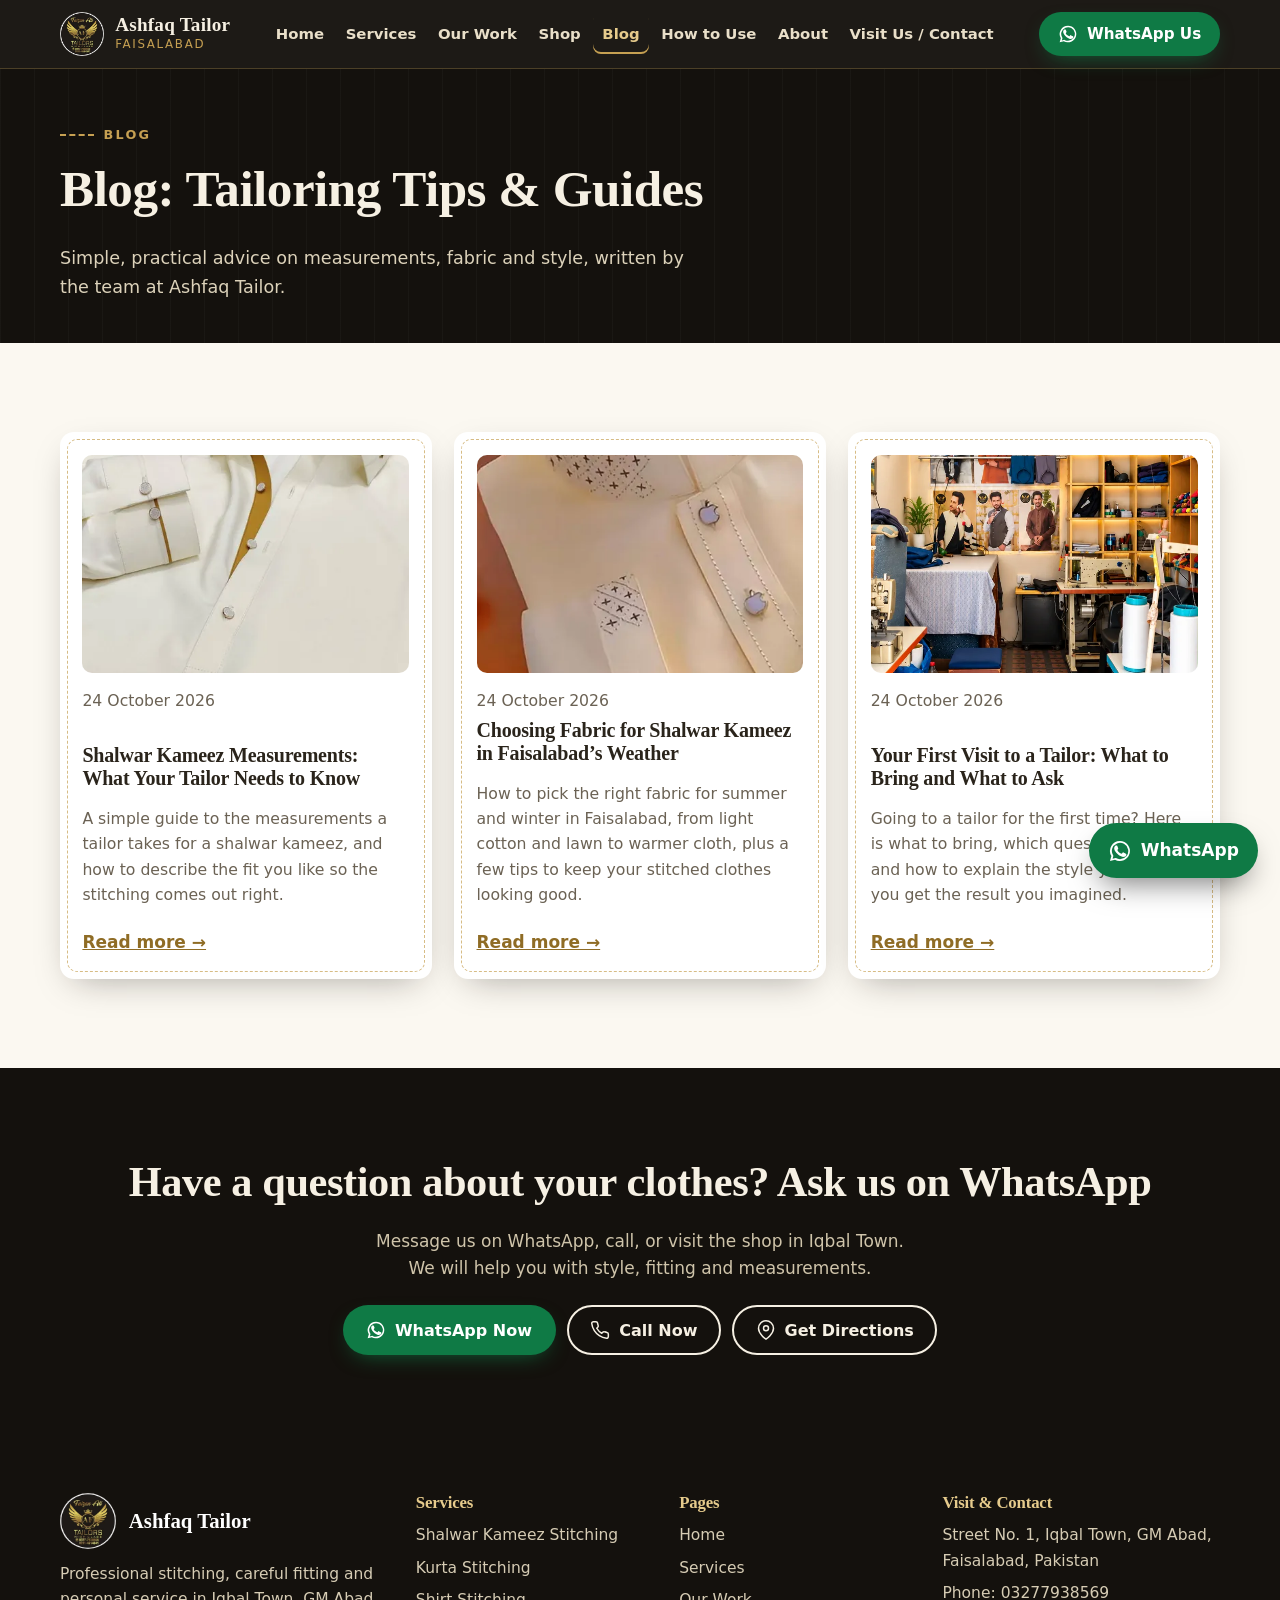
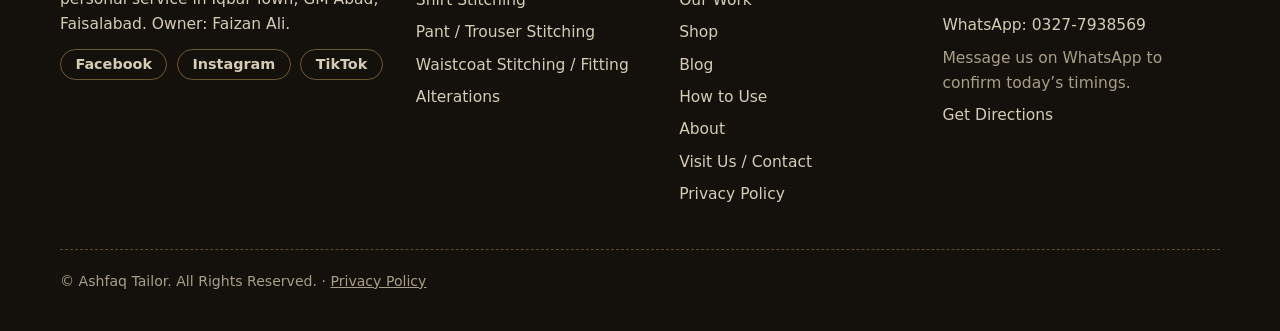
<file: blog.html>
<!doctype html>
<html lang="en" dir="ltr">
<head>
<meta charset="utf-8">
<meta name="viewport" content="width=device-width, initial-scale=1">
<title>Tailoring Tips &amp; Guides | Ashfaq Tailor Blog, Faisalabad</title>
<meta name="description" content="Practical tailoring tips from Ashfaq Tailor in Faisalabad: measurements, fabric choice for the weather, and what to expect on your first visit to a tailor.">
<meta name="robots" content="index,follow,max-image-preview:large,max-snippet:-1">
<link rel="canonical" href="https://YOUR-DOMAIN.com/blog.html">
<link rel="alternate" hreflang="en-PK" href="https://YOUR-DOMAIN.com/blog.html">
<link rel="alternate" hreflang="x-default" href="https://YOUR-DOMAIN.com/blog.html">
<meta name="geo.region" content="PK-PB">
<meta name="geo.placename" content="Iqbal Town, GM Abad, Faisalabad">
<meta name="theme-color" content="#14110d">
<meta property="og:type" content="website">
<meta property="og:site_name" content="Ashfaq Tailor">
<meta property="og:title" content="Tailoring Tips &amp; Guides | Ashfaq Tailor Blog, Faisalabad">
<meta property="og:description" content="Practical tailoring tips from Ashfaq Tailor in Faisalabad: measurements, fabric choice for the weather, and what to expect on your first visit to a tailor.">
<meta property="og:url" content="https://YOUR-DOMAIN.com/blog.html">
<meta property="og:image" content="https://YOUR-DOMAIN.com/images/brand/og-ashfaq-tailor.jpg">
<meta property="og:image:alt" content="Ashfaq Tailor shop front in Iqbal Town, GM Abad, Faisalabad">
<meta property="og:image:width" content="1200">
<meta property="og:image:height" content="630">
<meta property="og:locale" content="en_PK">
<meta name="twitter:card" content="summary_large_image">
<meta name="twitter:title" content="Tailoring Tips &amp; Guides | Ashfaq Tailor Blog, Faisalabad">
<meta name="twitter:description" content="Practical tailoring tips from Ashfaq Tailor in Faisalabad: measurements, fabric choice for the weather, and what to expect on your first visit to a tailor.">
<meta name="twitter:image" content="https://YOUR-DOMAIN.com/images/brand/og-ashfaq-tailor.jpg">
<link rel="icon" type="image/png" sizes="32x32" href="images/brand/favicon-32.png">
<link rel="apple-touch-icon" href="images/brand/favicon-180.png">
<link rel="stylesheet" href="css/style.css">
<script>document.documentElement.classList.add("js")</script>
<script type="application/ld+json" id="ld-business">{"@context": "https://schema.org", "@type": "LocalBusiness", "@id": "https://YOUR-DOMAIN.com/#business", "name": "Ashfaq Tailor", "description": "Local tailoring shop in Iqbal Town, GM Abad, Faisalabad for shalwar kameez, kurta, shirt and pant stitching, alterations and custom fitting.", "url": "https://YOUR-DOMAIN.com/", "image": ["https://YOUR-DOMAIN.com/images/shop/ashfaq-tailor-shop-exterior-faisalabad-941.webp", "https://YOUR-DOMAIN.com/images/owner/faizan-ali-ashfaq-tailor-owner-1073.webp"], "logo": "https://YOUR-DOMAIN.com/images/brand/ashfaq-tailor-logo-400.webp", "address": {"@type": "PostalAddress", "streetAddress": "Street No. 1, Iqbal Town, GM Abad", "addressLocality": "Faisalabad", "addressRegion": "Punjab", "addressCountry": "PK"}, "areaServed": {"@type": "City", "name": "Faisalabad"}, "employee": {"@type": "Person", "name": "Faizan Ali", "jobTitle": "Owner"}, "hasOfferCatalog": {"@type": "OfferCatalog", "name": "Tailoring services", "itemListElement": [{"@type": "Offer", "itemOffered": {"@type": "Service", "name": "Shalwar Kameez Stitching"}}, {"@type": "Offer", "itemOffered": {"@type": "Service", "name": "Kurta Stitching"}}, {"@type": "Offer", "itemOffered": {"@type": "Service", "name": "Shirt Stitching"}}, {"@type": "Offer", "itemOffered": {"@type": "Service", "name": "Pant / Trouser Stitching"}}, {"@type": "Offer", "itemOffered": {"@type": "Service", "name": "Waistcoat Stitching / Fitting"}}, {"@type": "Offer", "itemOffered": {"@type": "Service", "name": "Alterations"}}, {"@type": "Offer", "itemOffered": {"@type": "Service", "name": "Custom Fitting"}}, {"@type": "Offer", "itemOffered": {"@type": "Service", "name": "Other Tailoring Services"}}]}}</script>
<script type="application/ld+json">{"@context": "https://schema.org", "@type": "BreadcrumbList", "itemListElement": [{"@type": "ListItem", "position": 1, "name": "Home", "item": "https://YOUR-DOMAIN.com/"}, {"@type": "ListItem", "position": 2, "name": "Blog", "item": "https://YOUR-DOMAIN.com/blog.html"}]}</script>
</head>
<body>
<a class="skip" href="#main">Skip to content</a>
<header class="site-header">
 <div class="container">
  <a class="brand" href="index.html" aria-label="Ashfaq Tailor — home"><img src="images/brand/ashfaq-tailor-logo-400.webp" srcset="images/brand/ashfaq-tailor-logo-160.webp 160w, images/brand/ashfaq-tailor-logo-400.webp 400w" sizes="44px" width="400" height="400" alt="Ashfaq Tailor logo" decoding="async" ><span><b>Ashfaq Tailor</b><small>Faisalabad</small></span></a>
  <nav class="nav" aria-label="Main"><a href="index.html">Home</a><a href="services.html">Services</a><a href="our-work.html">Our Work</a><a href="shop.html">Shop</a><a href="blog.html" aria-current="page">Blog</a><a href="how-to-use.html">How to Use</a><a href="about.html">About</a><a href="contact.html">Visit Us / Contact</a></nav>
  <a class="btn btn--wa btn--sm header-cta" data-wa href="contact.html"><svg viewBox="0 0 24 24" fill="currentColor" aria-hidden="true"><path d="M17.5 14.4c-.3-.1-1.8-.9-2-1s-.5-.1-.7.1-.8 1-.9 1.1-.3.2-.6.1c-.3-.1-1.2-.4-2.3-1.4-.9-.8-1.4-1.7-1.6-2-.2-.3 0-.5.1-.6l.4-.5c.1-.2.2-.3.3-.5.1-.2 0-.4 0-.5s-.7-1.6-.9-2.2c-.2-.6-.5-.5-.7-.5h-.6c-.2 0-.5.1-.8.4s-1 1-1 2.5 1.1 2.9 1.2 3.1c.1.2 2.1 3.2 5.1 4.5 3 1.3 3 .9 3.6.8.6-.1 1.8-.7 2-1.4.3-.7.3-1.3.2-1.4-.1-.1-.3-.2-.6-.3zM12 2a10 10 0 0 0-8.6 15.1L2 22l5-1.3A10 10 0 1 0 12 2zm0 18.2c-1.5 0-2.9-.4-4.1-1.1l-.3-.2-3 .8.8-2.9-.2-.3A8.2 8.2 0 1 1 12 20.200z"/></svg>WhatsApp Us</a>
  <button class="nav-toggle" aria-expanded="false" aria-controls="mobile-nav" aria-label="Menu"><span></span></button>
 </div>
 <div class="container mobile-nav" id="mobile-nav"><nav aria-label="Mobile"><a href="index.html">Home</a><a href="services.html">Services</a><a href="our-work.html">Our Work</a><a href="shop.html">Shop</a><a href="blog.html">Blog</a><a href="how-to-use.html">How to Use</a><a href="about.html">About</a><a href="contact.html">Visit Us / Contact</a></nav><a class="btn btn--wa" data-wa href="contact.html"><svg viewBox="0 0 24 24" fill="currentColor" aria-hidden="true"><path d="M17.5 14.4c-.3-.1-1.8-.9-2-1s-.5-.1-.7.1-.8 1-.9 1.1-.3.2-.6.1c-.3-.1-1.2-.4-2.3-1.4-.9-.8-1.4-1.7-1.6-2-.2-.3 0-.5.1-.6l.4-.5c.1-.2.2-.3.3-.5.1-.2 0-.4 0-.5s-.7-1.6-.9-2.2c-.2-.6-.5-.5-.7-.5h-.6c-.2 0-.5.1-.8.4s-1 1-1 2.5 1.1 2.9 1.2 3.1c.1.2 2.1 3.2 5.1 4.5 3 1.3 3 .9 3.6.8.6-.1 1.8-.7 2-1.4.3-.7.3-1.3.2-1.4-.1-.1-.3-.2-.6-.3zM12 2a10 10 0 0 0-8.6 15.1L2 22l5-1.3A10 10 0 1 0 12 2zm0 18.2c-1.5 0-2.9-.4-4.1-1.1l-.3-.2-3 .8.8-2.9-.2-.3A8.2 8.2 0 1 1 12 20.200z"/></svg>WhatsApp Us</a></div>
</header>
<main id="main">
<section class="page-hero"><div class="container"><span class="eyebrow">Blog</span><h1>Blog: Tailoring Tips & Guides</h1><p>Simple, practical advice on measurements, fabric and style, written by the team at Ashfaq Tailor.</p></div></section>
<section class="section" data-loc="blog-list"><div class="container"><div class="grid grid--posts"><article class="card post-card reveal">
 <img src="images/portfolio/ashfaq-tailor-shalwar-kameez-cream-gold-placket-faisalabad-900.webp" srcset="images/portfolio/ashfaq-tailor-shalwar-kameez-cream-gold-placket-faisalabad-480.webp 480w, images/portfolio/ashfaq-tailor-shalwar-kameez-cream-gold-placket-faisalabad-900.webp 900w" sizes="(min-width:900px) 360px, 90vw" width="900" height="1133" alt="Cream shalwar kameez with a gold placket stitched by Ashfaq Tailor" loading="lazy" decoding="async" >
 <p class="post-meta" style="margin:0">24 October 2026</p>
 <h3><a href="blog-shalwar-kameez-measurements-guide.html">Shalwar Kameez Measurements: What Your Tailor Needs to Know</a></h3>
 <p>A simple guide to the measurements a tailor takes for a shalwar kameez, and how to describe the fit you like so the stitching comes out right.</p>
 <a class="more" href="blog-shalwar-kameez-measurements-guide.html">Read more &rarr;</a>
</article><article class="card post-card reveal">
 <img src="images/portfolio/ashfaq-tailor-kurta-cream-cross-stitch-collar-faisalabad-608.webp" srcset="images/portfolio/ashfaq-tailor-kurta-cream-cross-stitch-collar-faisalabad-480.webp 480w, images/portfolio/ashfaq-tailor-kurta-cream-cross-stitch-collar-faisalabad-608.webp 608w" sizes="(min-width:900px) 360px, 90vw" width="608" height="1060" alt="Cream kurta with cross stitch collar stitched by Ashfaq Tailor" loading="lazy" decoding="async" >
 <p class="post-meta" style="margin:0">24 October 2026</p>
 <h3><a href="blog-choosing-fabric-for-faisalabad-weather.html">Choosing Fabric for Shalwar Kameez in Faisalabad’s Weather</a></h3>
 <p>How to pick the right fabric for summer and winter in Faisalabad, from light cotton and lawn to warmer cloth, plus a few tips to keep your stitched clothes looking good.</p>
 <a class="more" href="blog-choosing-fabric-for-faisalabad-weather.html">Read more &rarr;</a>
</article><article class="card post-card reveal">
 <img src="images/shop/ashfaq-tailor-shop-interior-workspace-faisalabad-941.webp" srcset="images/shop/ashfaq-tailor-shop-interior-workspace-faisalabad-640.webp 640w, images/shop/ashfaq-tailor-shop-interior-workspace-faisalabad-941.webp 941w" sizes="(min-width:900px) 360px, 90vw" width="941" height="1671" alt="Inside the Ashfaq Tailor shop workspace in Faisalabad" loading="lazy" decoding="async" >
 <p class="post-meta" style="margin:0">24 October 2026</p>
 <h3><a href="blog-first-visit-to-a-tailor.html">Your First Visit to a Tailor: What to Bring and What to Ask</a></h3>
 <p>Going to a tailor for the first time? Here is what to bring, which questions to ask, and how to explain the style you want so you get the result you imagined.</p>
 <a class="more" href="blog-first-visit-to-a-tailor.html">Read more &rarr;</a>
</article></div></div></section>
<section class="section section--dark on-dark" data-loc="cta-band"><div class="container" style="text-align:center">
 <div class="reveal"><h2>Have a question about your clothes? Ask us on WhatsApp</h2><p class="muted" style="max-width:34rem;margin:0 auto 1.4rem">Message us on WhatsApp, call, or visit the shop in Iqbal Town. We will help you with style, fitting and measurements.</p>
 <div class="btn-row" style="justify-content:center"><a class="btn btn--wa" data-wa href="contact.html"><svg viewBox="0 0 24 24" fill="currentColor" aria-hidden="true"><path d="M17.5 14.4c-.3-.1-1.8-.9-2-1s-.5-.1-.7.1-.8 1-.9 1.1-.3.2-.6.1c-.3-.1-1.2-.4-2.3-1.4-.9-.8-1.4-1.7-1.6-2-.2-.3 0-.5.1-.6l.4-.5c.1-.2.2-.3.3-.5.1-.2 0-.4 0-.5s-.7-1.6-.9-2.2c-.2-.6-.5-.5-.7-.5h-.6c-.2 0-.5.1-.8.4s-1 1-1 2.5 1.1 2.9 1.2 3.1c.1.2 2.1 3.2 5.1 4.5 3 1.3 3 .9 3.6.8.6-.1 1.8-.7 2-1.4.3-.7.3-1.3.2-1.4-.1-.1-.3-.2-.6-.3zM12 2a10 10 0 0 0-8.6 15.1L2 22l5-1.3A10 10 0 1 0 12 2zm0 18.2c-1.5 0-2.9-.4-4.1-1.1l-.3-.2-3 .8.8-2.9-.2-.3A8.2 8.2 0 1 1 12 20.200z"/></svg>WhatsApp Now</a><a class="btn btn--ghost" data-call href="contact.html"><svg viewBox="0 0 24 24" fill="none" stroke="currentColor" stroke-width="1.8" stroke-linecap="round" stroke-linejoin="round" aria-hidden="true"><path d="M22 16.9v3a2 2 0 0 1-2.2 2 19.8 19.8 0 0 1-8.6-3.1 19.5 19.5 0 0 1-6-6A19.8 19.8 0 0 1 2.1 4.2 2 2 0 0 1 4.1 2h3a2 2 0 0 1 2 1.7c.1 1 .4 1.9.7 2.8a2 2 0 0 1-.5 2.1L8.1 9.9a16 16 0 0 0 6 6l1.3-1.3a2 2 0 0 1 2.1-.4c.9.3 1.8.6 2.8.7a2 2 0 0 1 1.7 2z"/></svg>Call Now</a><a class="btn btn--ghost" data-directions href="contact.html"><svg viewBox="0 0 24 24" fill="none" stroke="currentColor" stroke-width="1.8" stroke-linecap="round" stroke-linejoin="round" aria-hidden="true"><path d="M21 10c0 7-9 13-9 13S3 17 3 10a9 9 0 0 1 18 0z"/><circle cx="12" cy="10" r="3"/></svg>Get Directions</a></div></div></div></section></main>
<footer class="site-footer">
 <div class="container">
  <div class="foot-grid">
   <div>
    <div class="foot-brand"><img src="images/brand/ashfaq-tailor-logo-400.webp" srcset="images/brand/ashfaq-tailor-logo-160.webp 160w, images/brand/ashfaq-tailor-logo-400.webp 400w" sizes="56px" width="400" height="400" alt="Ashfaq Tailor logo" loading="lazy" decoding="async" ><b>Ashfaq Tailor</b></div>
    <p>Professional stitching, careful fitting and personal service in Iqbal Town, GM Abad, Faisalabad. Owner: <span data-f="owner">Faizan Ali</span>.</p>
    <ul class="social" data-social-wrap hidden>
     <li><a data-social="facebook" href="#">Facebook</a></li><li><a data-social="instagram" href="#">Instagram</a></li><li><a data-social="tiktok" href="#">TikTok</a></li>
    </ul>
   </div>
   <div><h3>Services</h3><ul><li><a href="services.html#shalwar-kameez">Shalwar Kameez Stitching</a></li><li><a href="services.html#kurta">Kurta Stitching</a></li><li><a href="services.html#shirt">Shirt Stitching</a></li><li><a href="services.html#pant">Pant / Trouser Stitching</a></li><li><a href="services.html#waistcoat">Waistcoat Stitching / Fitting</a></li><li><a href="services.html#alterations">Alterations</a></li></ul></div>
   <div><h3>Pages</h3><ul><li><a href="index.html">Home</a></li><li><a href="services.html">Services</a></li><li><a href="our-work.html">Our Work</a></li><li><a href="shop.html">Shop</a></li><li><a href="blog.html">Blog</a></li><li><a href="how-to-use.html">How to Use</a></li><li><a href="about.html">About</a></li><li><a href="contact.html">Visit Us / Contact</a></li><li><a href="privacy-policy.html">Privacy Policy</a></li></ul></div>
   <div data-loc="footer">
    <h3>Visit &amp; Contact</h3>
    <ul>
     <li>Street No. 1, Iqbal Town, GM Abad, Faisalabad, Pakistan</li>
     <li>Phone: <a data-call href="contact.html"><span data-f="phone">0311-4614341</span></a></li>
     <li>WhatsApp: <a data-wa href="contact.html"><span data-f="whatsapp">0327-7938569</span></a></li>
     <li data-hours></li>
     <li><a data-directions href="contact.html">Get Directions</a></li>
    </ul>
   </div>
  </div>
  <p class="copy">© Ashfaq Tailor. All Rights Reserved. · <a href="privacy-policy.html">Privacy Policy</a></p>
 </div>
</footer>
<div class="mobile-bar" data-loc="mobile-bar" role="navigation" aria-label="Quick contact">
 <a class="wa" data-wa href="contact.html"><svg viewBox="0 0 24 24" fill="currentColor" aria-hidden="true"><path d="M17.5 14.4c-.3-.1-1.8-.9-2-1s-.5-.1-.7.1-.8 1-.9 1.1-.3.2-.6.1c-.3-.1-1.2-.4-2.3-1.4-.9-.8-1.4-1.7-1.6-2-.2-.3 0-.5.1-.6l.4-.5c.1-.2.2-.3.3-.5.1-.2 0-.4 0-.5s-.7-1.6-.9-2.2c-.2-.6-.5-.5-.7-.5h-.6c-.2 0-.5.1-.8.4s-1 1-1 2.5 1.1 2.9 1.2 3.1c.1.2 2.1 3.2 5.1 4.5 3 1.3 3 .9 3.6.8.6-.1 1.8-.7 2-1.4.3-.7.3-1.3.2-1.4-.1-.1-.3-.2-.6-.3zM12 2a10 10 0 0 0-8.6 15.1L2 22l5-1.3A10 10 0 1 0 12 2zm0 18.2c-1.5 0-2.9-.4-4.1-1.1l-.3-.2-3 .8.8-2.9-.2-.3A8.2 8.2 0 1 1 12 20.200z"/></svg>WhatsApp</a>
 <a data-call href="contact.html"><svg viewBox="0 0 24 24" fill="none" stroke="currentColor" stroke-width="1.8" stroke-linecap="round" stroke-linejoin="round" aria-hidden="true"><path d="M22 16.9v3a2 2 0 0 1-2.2 2 19.8 19.8 0 0 1-8.6-3.1 19.5 19.5 0 0 1-6-6A19.8 19.8 0 0 1 2.1 4.2 2 2 0 0 1 4.1 2h3a2 2 0 0 1 2 1.7c.1 1 .4 1.9.7 2.8a2 2 0 0 1-.5 2.1L8.1 9.9a16 16 0 0 0 6 6l1.3-1.3a2 2 0 0 1 2.1-.4c.9.3 1.8.6 2.8.7a2 2 0 0 1 1.7 2z"/></svg>Call</a>
 <a data-directions href="contact.html"><svg viewBox="0 0 24 24" fill="none" stroke="currentColor" stroke-width="1.8" stroke-linecap="round" stroke-linejoin="round" aria-hidden="true"><path d="M21 10c0 7-9 13-9 13S3 17 3 10a9 9 0 0 1 18 0z"/><circle cx="12" cy="10" r="3"/></svg>Directions</a>
</div>
<a class="wa-float" data-wa data-loc="floating-button" href="contact.html" aria-label="Chat on WhatsApp"><svg viewBox="0 0 24 24" fill="currentColor" aria-hidden="true"><path d="M17.5 14.4c-.3-.1-1.8-.9-2-1s-.5-.1-.7.1-.8 1-.9 1.1-.3.2-.6.1c-.3-.1-1.2-.4-2.3-1.4-.9-.8-1.4-1.7-1.6-2-.2-.3 0-.5.1-.6l.4-.5c.1-.2.2-.3.3-.5.1-.2 0-.4 0-.5s-.7-1.6-.9-2.2c-.2-.6-.5-.5-.7-.5h-.6c-.2 0-.5.1-.8.4s-1 1-1 2.5 1.1 2.9 1.2 3.1c.1.2 2.1 3.2 5.1 4.5 3 1.3 3 .9 3.6.8.6-.1 1.8-.7 2-1.4.3-.7.3-1.3.2-1.4-.1-.1-.3-.2-.6-.3zM12 2a10 10 0 0 0-8.6 15.1L2 22l5-1.3A10 10 0 1 0 12 2zm0 18.2c-1.5 0-2.9-.4-4.1-1.1l-.3-.2-3 .8.8-2.9-.2-.3A8.2 8.2 0 1 1 12 20.200z"/></svg><span>WhatsApp</span></a>
<script src="js/site-config.js"></script>
<script src="js/main.js" defer></script>
</body>
</html>
</file>
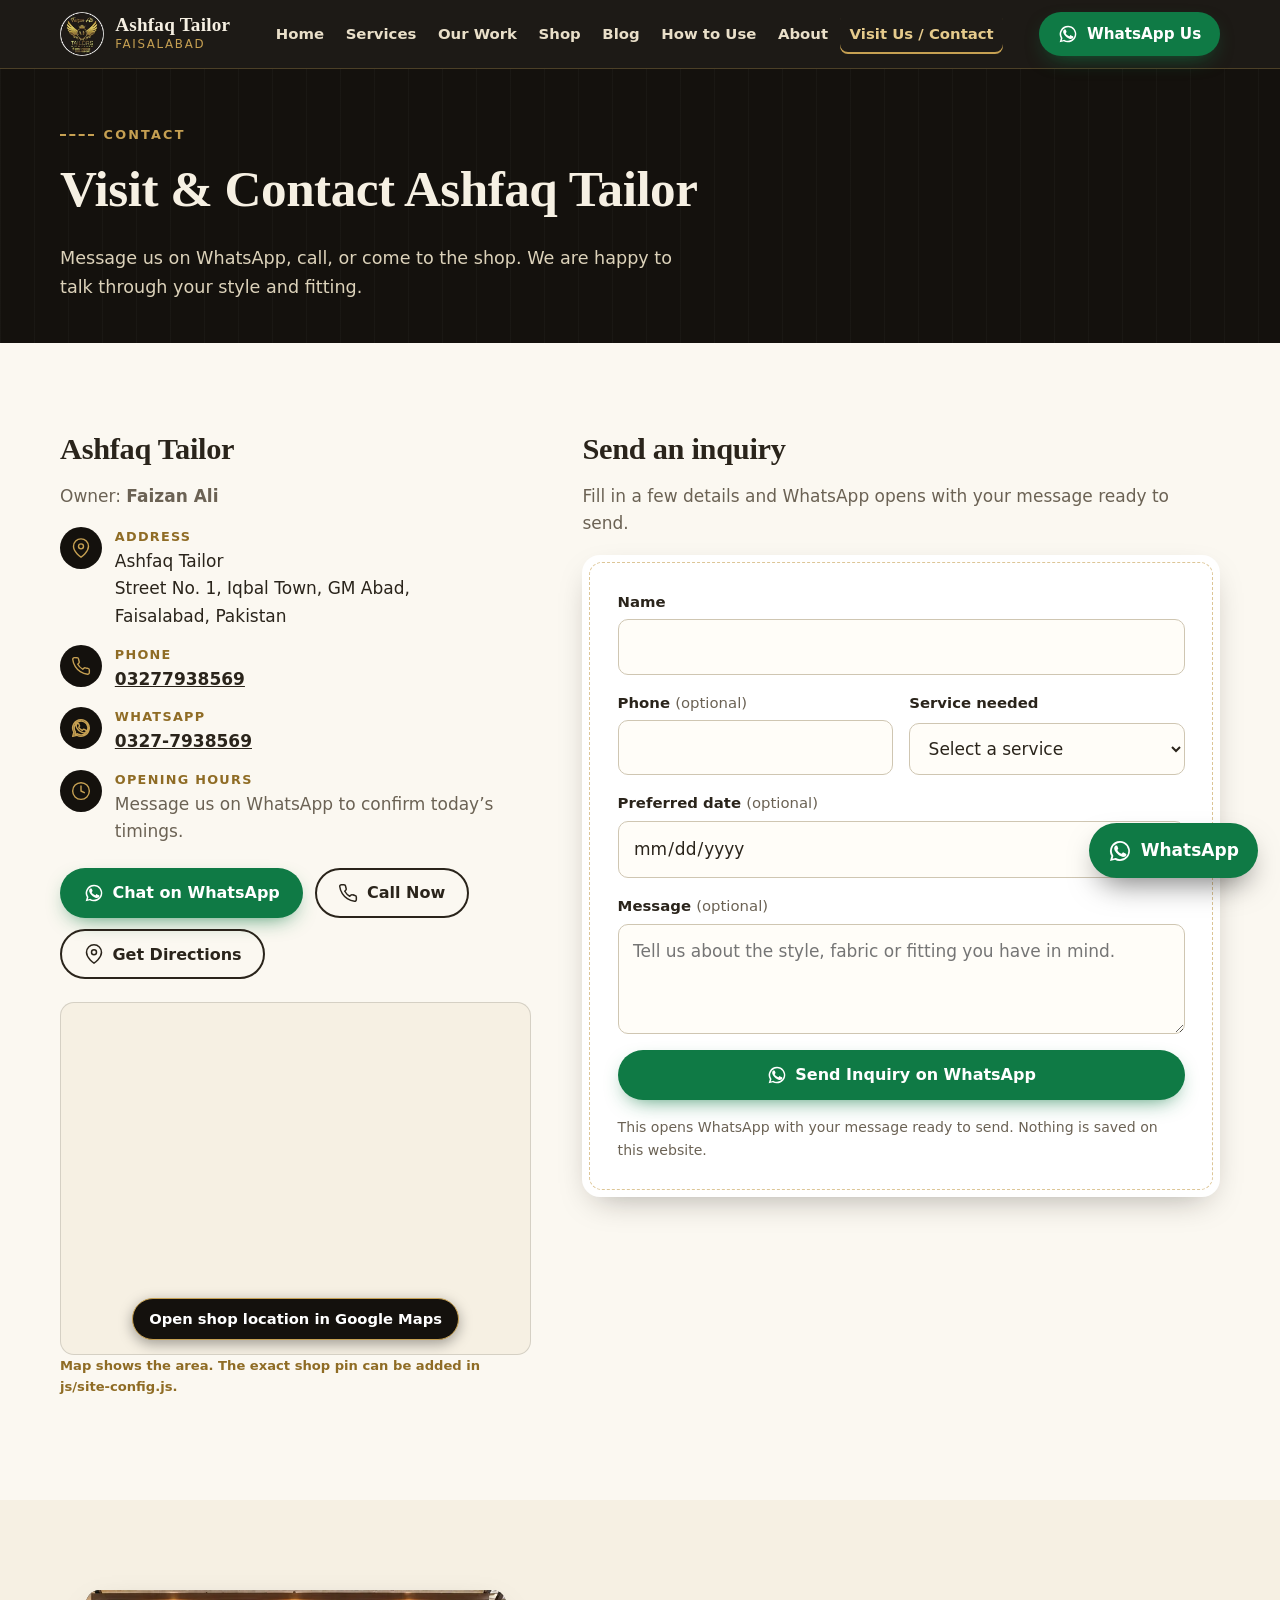
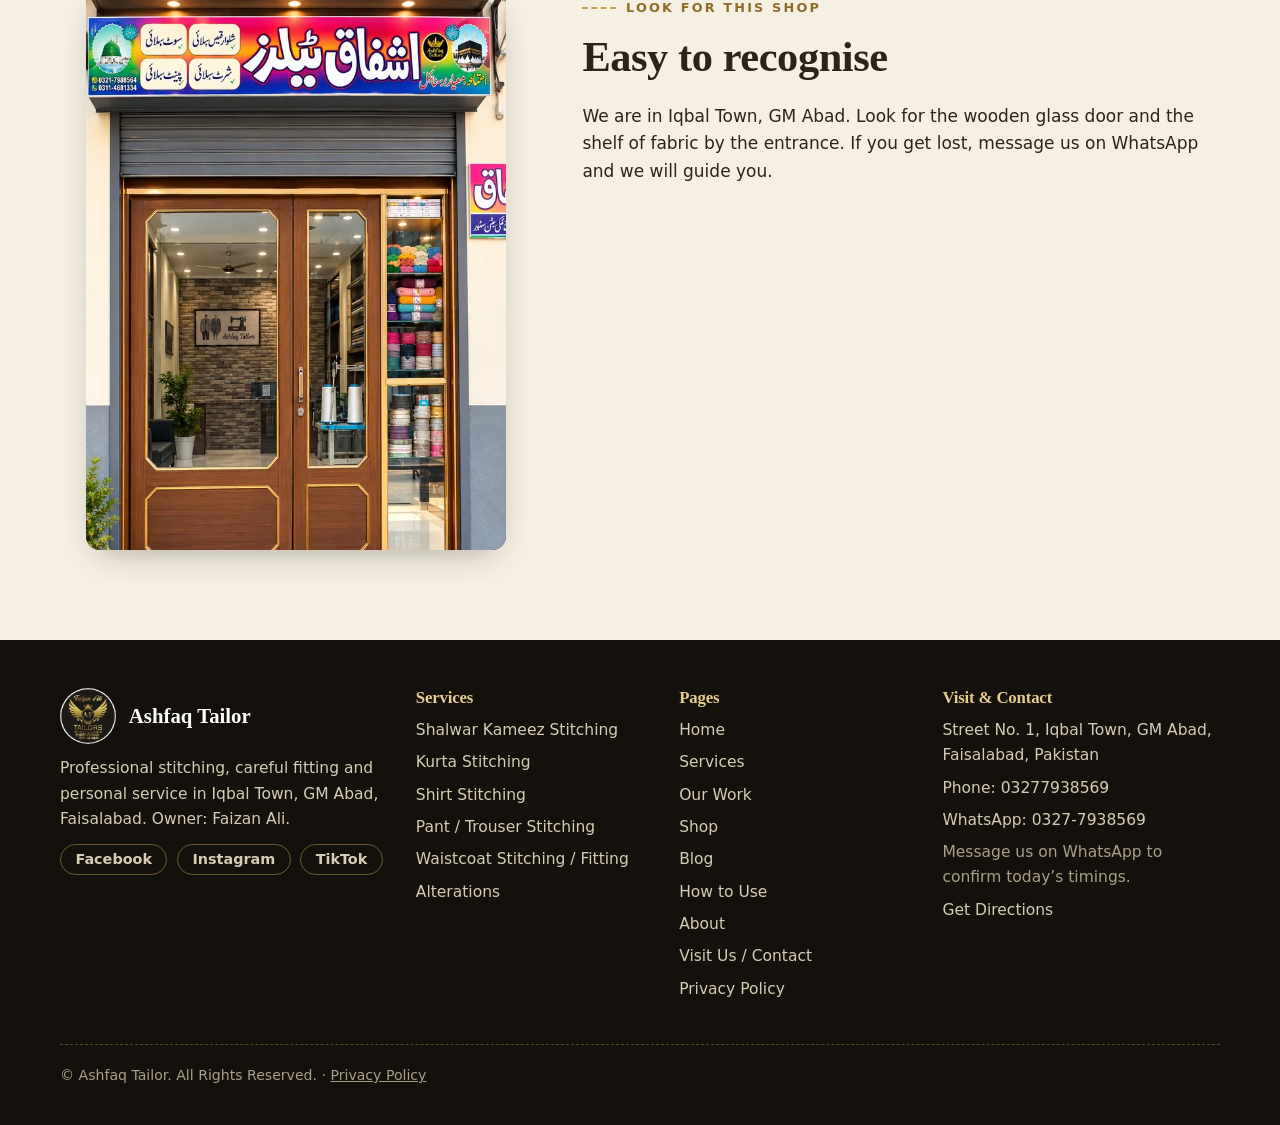
<file: contact.html>
<!doctype html>
<html lang="en" dir="ltr">
<head>
<meta charset="utf-8">
<meta name="viewport" content="width=device-width, initial-scale=1">
<title>Contact &amp; Visit Ashfaq Tailor | Iqbal Town, GM Abad, Faisalabad</title>
<meta name="description" content="Contact Ashfaq Tailor on WhatsApp or phone, or visit the shop at Street No. 1, Iqbal Town, GM Abad, Faisalabad. Get directions on Google Maps.">
<meta name="robots" content="index,follow,max-image-preview:large,max-snippet:-1">
<link rel="canonical" href="https://YOUR-DOMAIN.com/contact.html">
<link rel="alternate" hreflang="en-PK" href="https://YOUR-DOMAIN.com/contact.html">
<link rel="alternate" hreflang="x-default" href="https://YOUR-DOMAIN.com/contact.html">
<meta name="geo.region" content="PK-PB">
<meta name="geo.placename" content="Iqbal Town, GM Abad, Faisalabad">
<meta name="theme-color" content="#14110d">
<meta property="og:type" content="website">
<meta property="og:site_name" content="Ashfaq Tailor">
<meta property="og:title" content="Contact &amp; Visit Ashfaq Tailor | Iqbal Town, GM Abad, Faisalabad">
<meta property="og:description" content="Contact Ashfaq Tailor on WhatsApp or phone, or visit the shop at Street No. 1, Iqbal Town, GM Abad, Faisalabad. Get directions on Google Maps.">
<meta property="og:url" content="https://YOUR-DOMAIN.com/contact.html">
<meta property="og:image" content="https://YOUR-DOMAIN.com/images/brand/og-ashfaq-tailor.jpg">
<meta property="og:image:alt" content="Ashfaq Tailor shop front in Iqbal Town, GM Abad, Faisalabad">
<meta property="og:image:width" content="1200">
<meta property="og:image:height" content="630">
<meta property="og:locale" content="en_PK">
<meta name="twitter:card" content="summary_large_image">
<meta name="twitter:title" content="Contact &amp; Visit Ashfaq Tailor | Iqbal Town, GM Abad, Faisalabad">
<meta name="twitter:description" content="Contact Ashfaq Tailor on WhatsApp or phone, or visit the shop at Street No. 1, Iqbal Town, GM Abad, Faisalabad. Get directions on Google Maps.">
<meta name="twitter:image" content="https://YOUR-DOMAIN.com/images/brand/og-ashfaq-tailor.jpg">
<link rel="icon" type="image/png" sizes="32x32" href="images/brand/favicon-32.png">
<link rel="apple-touch-icon" href="images/brand/favicon-180.png">
<link rel="stylesheet" href="css/style.css">
<script>document.documentElement.classList.add("js")</script>
<script type="application/ld+json" id="ld-business">{"@context": "https://schema.org", "@type": "LocalBusiness", "@id": "https://YOUR-DOMAIN.com/#business", "name": "Ashfaq Tailor", "description": "Local tailoring shop in Iqbal Town, GM Abad, Faisalabad for shalwar kameez, kurta, shirt and pant stitching, alterations and custom fitting.", "url": "https://YOUR-DOMAIN.com/", "image": ["https://YOUR-DOMAIN.com/images/shop/ashfaq-tailor-shop-exterior-faisalabad-941.webp", "https://YOUR-DOMAIN.com/images/owner/faizan-ali-ashfaq-tailor-owner-1073.webp"], "logo": "https://YOUR-DOMAIN.com/images/brand/ashfaq-tailor-logo-400.webp", "address": {"@type": "PostalAddress", "streetAddress": "Street No. 1, Iqbal Town, GM Abad", "addressLocality": "Faisalabad", "addressRegion": "Punjab", "addressCountry": "PK"}, "areaServed": {"@type": "City", "name": "Faisalabad"}, "employee": {"@type": "Person", "name": "Faizan Ali", "jobTitle": "Owner"}, "hasOfferCatalog": {"@type": "OfferCatalog", "name": "Tailoring services", "itemListElement": [{"@type": "Offer", "itemOffered": {"@type": "Service", "name": "Shalwar Kameez Stitching"}}, {"@type": "Offer", "itemOffered": {"@type": "Service", "name": "Kurta Stitching"}}, {"@type": "Offer", "itemOffered": {"@type": "Service", "name": "Shirt Stitching"}}, {"@type": "Offer", "itemOffered": {"@type": "Service", "name": "Pant / Trouser Stitching"}}, {"@type": "Offer", "itemOffered": {"@type": "Service", "name": "Waistcoat Stitching / Fitting"}}, {"@type": "Offer", "itemOffered": {"@type": "Service", "name": "Alterations"}}, {"@type": "Offer", "itemOffered": {"@type": "Service", "name": "Custom Fitting"}}, {"@type": "Offer", "itemOffered": {"@type": "Service", "name": "Other Tailoring Services"}}]}}</script>
<script type="application/ld+json">{"@context": "https://schema.org", "@type": "BreadcrumbList", "itemListElement": [{"@type": "ListItem", "position": 1, "name": "Home", "item": "https://YOUR-DOMAIN.com/"}, {"@type": "ListItem", "position": 2, "name": "Visit Us / Contact", "item": "https://YOUR-DOMAIN.com/contact.html"}]}</script>
</head>
<body>
<a class="skip" href="#main">Skip to content</a>
<header class="site-header">
 <div class="container">
  <a class="brand" href="index.html" aria-label="Ashfaq Tailor — home"><img src="images/brand/ashfaq-tailor-logo-400.webp" srcset="images/brand/ashfaq-tailor-logo-160.webp 160w, images/brand/ashfaq-tailor-logo-400.webp 400w" sizes="44px" width="400" height="400" alt="Ashfaq Tailor logo" decoding="async" ><span><b>Ashfaq Tailor</b><small>Faisalabad</small></span></a>
  <nav class="nav" aria-label="Main"><a href="index.html">Home</a><a href="services.html">Services</a><a href="our-work.html">Our Work</a><a href="shop.html">Shop</a><a href="blog.html">Blog</a><a href="how-to-use.html">How to Use</a><a href="about.html">About</a><a href="contact.html" aria-current="page">Visit Us / Contact</a></nav>
  <a class="btn btn--wa btn--sm header-cta" data-wa href="contact.html"><svg viewBox="0 0 24 24" fill="currentColor" aria-hidden="true"><path d="M17.5 14.4c-.3-.1-1.8-.9-2-1s-.5-.1-.7.1-.8 1-.9 1.1-.3.2-.6.1c-.3-.1-1.2-.4-2.3-1.4-.9-.8-1.4-1.7-1.6-2-.2-.3 0-.5.1-.6l.4-.5c.1-.2.2-.3.3-.5.1-.2 0-.4 0-.5s-.7-1.6-.9-2.2c-.2-.6-.5-.5-.7-.5h-.6c-.2 0-.5.1-.8.4s-1 1-1 2.5 1.1 2.9 1.2 3.1c.1.2 2.1 3.2 5.1 4.5 3 1.3 3 .9 3.6.8.6-.1 1.8-.7 2-1.4.3-.7.3-1.3.2-1.4-.1-.1-.3-.2-.6-.3zM12 2a10 10 0 0 0-8.6 15.1L2 22l5-1.3A10 10 0 1 0 12 2zm0 18.2c-1.5 0-2.9-.4-4.1-1.1l-.3-.2-3 .8.8-2.9-.2-.3A8.2 8.2 0 1 1 12 20.200z"/></svg>WhatsApp Us</a>
  <button class="nav-toggle" aria-expanded="false" aria-controls="mobile-nav" aria-label="Menu"><span></span></button>
 </div>
 <div class="container mobile-nav" id="mobile-nav"><nav aria-label="Mobile"><a href="index.html">Home</a><a href="services.html">Services</a><a href="our-work.html">Our Work</a><a href="shop.html">Shop</a><a href="blog.html">Blog</a><a href="how-to-use.html">How to Use</a><a href="about.html">About</a><a href="contact.html">Visit Us / Contact</a></nav><a class="btn btn--wa" data-wa href="contact.html"><svg viewBox="0 0 24 24" fill="currentColor" aria-hidden="true"><path d="M17.5 14.4c-.3-.1-1.8-.9-2-1s-.5-.1-.7.1-.8 1-.9 1.1-.3.2-.6.1c-.3-.1-1.2-.4-2.3-1.4-.9-.8-1.4-1.7-1.6-2-.2-.3 0-.5.1-.6l.4-.5c.1-.2.2-.3.3-.5.1-.2 0-.4 0-.5s-.7-1.6-.9-2.2c-.2-.6-.5-.5-.7-.5h-.6c-.2 0-.5.1-.8.4s-1 1-1 2.5 1.1 2.9 1.2 3.1c.1.2 2.1 3.2 5.1 4.5 3 1.3 3 .9 3.6.8.6-.1 1.8-.7 2-1.4.3-.7.3-1.3.2-1.4-.1-.1-.3-.2-.6-.3zM12 2a10 10 0 0 0-8.6 15.1L2 22l5-1.3A10 10 0 1 0 12 2zm0 18.2c-1.5 0-2.9-.4-4.1-1.1l-.3-.2-3 .8.8-2.9-.2-.3A8.2 8.2 0 1 1 12 20.200z"/></svg>WhatsApp Us</a></div>
</header>
<main id="main">
<section class="page-hero"><div class="container"><span class="eyebrow">Contact</span><h1>Visit & Contact Ashfaq Tailor</h1><p>Message us on WhatsApp, call, or come to the shop. We are happy to talk through your style and fitting.</p></div></section>
<section class="section" id="contact" data-loc="contact"><div class="container split">
 <div class="reveal">
  <h2 style="font-size:1.9rem">Ashfaq Tailor</h2>
  <p class="muted">Owner: <strong data-f="owner">Faizan Ali</strong></p>
  <ul class="info-list">
 <li><span class="ico"><svg viewBox="0 0 24 24" fill="none" stroke="currentColor" stroke-width="1.8" stroke-linecap="round" stroke-linejoin="round" aria-hidden="true"><path d="M21 10c0 7-9 13-9 13S3 17 3 10a9 9 0 0 1 18 0z"/><circle cx="12" cy="10" r="3"/></svg></span><div><b>Address</b>Ashfaq Tailor<br>Street No. 1, Iqbal Town, GM Abad,<br>Faisalabad, Pakistan</div></li>
 <li><span class="ico"><svg viewBox="0 0 24 24" fill="none" stroke="currentColor" stroke-width="1.8" stroke-linecap="round" stroke-linejoin="round" aria-hidden="true"><path d="M22 16.9v3a2 2 0 0 1-2.2 2 19.8 19.8 0 0 1-8.6-3.1 19.5 19.5 0 0 1-6-6A19.8 19.8 0 0 1 2.1 4.2 2 2 0 0 1 4.1 2h3a2 2 0 0 1 2 1.7c.1 1 .4 1.9.7 2.8a2 2 0 0 1-.5 2.1L8.1 9.9a16 16 0 0 0 6 6l1.3-1.3a2 2 0 0 1 2.1-.4c.9.3 1.8.6 2.8.7a2 2 0 0 1 1.7 2z"/></svg></span><div><b>Phone</b><a data-call href="contact.html"><span data-f="phone">0311-4614341</span></a></div></li>
 <li><span class="ico"><svg viewBox="0 0 24 24" fill="currentColor" aria-hidden="true"><path d="M17.5 14.4c-.3-.1-1.8-.9-2-1s-.5-.1-.7.1-.8 1-.9 1.1-.3.2-.6.1c-.3-.1-1.2-.4-2.3-1.4-.9-.8-1.4-1.7-1.6-2-.2-.3 0-.5.1-.6l.4-.5c.1-.2.2-.3.3-.5.1-.2 0-.4 0-.5s-.7-1.6-.9-2.2c-.2-.6-.5-.5-.7-.5h-.6c-.2 0-.5.1-.8.4s-1 1-1 2.5 1.1 2.9 1.2 3.1c.1.2 2.1 3.2 5.1 4.5 3 1.3 3 .9 3.6.8.6-.1 1.8-.7 2-1.4.3-.7.3-1.3.2-1.4-.1-.1-.3-.2-.6-.3zM12 2a10 10 0 0 0-8.6 15.1L2 22l5-1.3A10 10 0 1 0 12 2zm0 18.2c-1.5 0-2.9-.4-4.1-1.1l-.3-.2-3 .8.8-2.9-.2-.3A8.2 8.2 0 1 1 12 20.200z"/></svg></span><div><b>WhatsApp</b><a data-wa href="contact.html"><span data-f="whatsapp">0327-7938569</span></a></div></li>
 <li><span class="ico"><svg viewBox="0 0 24 24" fill="none" stroke="currentColor" stroke-width="1.8" stroke-linecap="round" stroke-linejoin="round" aria-hidden="true"><circle cx="12" cy="12" r="10"/><path d="M12 6v6l4 2"/></svg></span><div><b>Opening hours</b><div data-hours></div></div></li>
</ul>
  <div class="btn-row"><a class="btn btn--wa" data-wa href="contact.html"><svg viewBox="0 0 24 24" fill="currentColor" aria-hidden="true"><path d="M17.5 14.4c-.3-.1-1.8-.9-2-1s-.5-.1-.7.1-.8 1-.9 1.1-.3.2-.6.1c-.3-.1-1.2-.4-2.3-1.4-.9-.8-1.4-1.7-1.6-2-.2-.3 0-.5.1-.6l.4-.5c.1-.2.2-.3.3-.5.1-.2 0-.4 0-.5s-.7-1.6-.9-2.2c-.2-.6-.5-.5-.7-.5h-.6c-.2 0-.5.1-.8.4s-1 1-1 2.5 1.1 2.9 1.2 3.1c.1.2 2.1 3.2 5.1 4.5 3 1.3 3 .9 3.6.8.6-.1 1.8-.7 2-1.4.3-.7.3-1.3.2-1.4-.1-.1-.3-.2-.6-.3zM12 2a10 10 0 0 0-8.6 15.1L2 22l5-1.3A10 10 0 1 0 12 2zm0 18.2c-1.5 0-2.9-.4-4.1-1.1l-.3-.2-3 .8.8-2.9-.2-.3A8.2 8.2 0 1 1 12 20.200z"/></svg>Chat on WhatsApp</a><a class="btn btn--ghost" data-call href="contact.html"><svg viewBox="0 0 24 24" fill="none" stroke="currentColor" stroke-width="1.8" stroke-linecap="round" stroke-linejoin="round" aria-hidden="true"><path d="M22 16.9v3a2 2 0 0 1-2.2 2 19.8 19.8 0 0 1-8.6-3.1 19.5 19.5 0 0 1-6-6A19.8 19.8 0 0 1 2.1 4.2 2 2 0 0 1 4.1 2h3a2 2 0 0 1 2 1.7c.1 1 .4 1.9.7 2.8a2 2 0 0 1-.5 2.1L8.1 9.9a16 16 0 0 0 6 6l1.3-1.3a2 2 0 0 1 2.1-.4c.9.3 1.8.6 2.8.7a2 2 0 0 1 1.7 2z"/></svg>Call Now</a><a class="btn btn--ghost" data-directions href="contact.html"><svg viewBox="0 0 24 24" fill="none" stroke="currentColor" stroke-width="1.8" stroke-linecap="round" stroke-linejoin="round" aria-hidden="true"><path d="M21 10c0 7-9 13-9 13S3 17 3 10a9 9 0 0 1 18 0z"/><circle cx="12" cy="10" r="3"/></svg>Get Directions</a></div>
  <div class="map" data-map></div><p class="placeholder-note" data-map-note>Map shows the area. The exact shop pin can be added in js/site-config.js.</p>
 </div>
 <div class="reveal">
<h2 style="font-size:1.9rem">Send an inquiry</h2><p class="muted">Fill in a few details and WhatsApp opens with your message ready to send.</p>
<form class="form" id="inquiry-form" novalidate>
 <div class="field"><label for="f-name">Name</label><input id="f-name" name="name" autocomplete="name" required><span class="err">Please enter your name.</span></div>
 <div class="row2">
  <div class="field"><label for="f-phone">Phone <span class="opt-tag">(optional)</span></label><input id="f-phone" name="phone" type="tel" autocomplete="tel" inputmode="tel"></div>
  <div class="field"><label for="f-service">Service needed</label><select id="f-service" name="service" required><option value="">Select a service</option><option>Shalwar Kameez Stitching</option><option>Kurta Stitching</option><option>Shirt Stitching</option><option>Pant / Trouser Stitching</option><option>Waistcoat Stitching / Fitting</option><option>Alterations</option><option>Custom Fitting</option><option>Other Tailoring Services</option></select><span class="err">Please choose a service.</span></div>
 </div>
 <div class="field"><label for="f-date">Preferred date <span class="opt-tag">(optional)</span></label><input id="f-date" name="date" type="date"></div>
 <div class="field"><label for="f-message">Message <span class="opt-tag">(optional)</span></label><textarea id="f-message" name="message" placeholder="Tell us about the style, fabric or fitting you have in mind."></textarea></div>
 <button class="btn btn--wa" type="submit"><svg viewBox="0 0 24 24" fill="currentColor" aria-hidden="true"><path d="M17.5 14.4c-.3-.1-1.8-.9-2-1s-.5-.1-.7.1-.8 1-.9 1.1-.3.2-.6.1c-.3-.1-1.2-.4-2.3-1.4-.9-.8-1.4-1.7-1.6-2-.2-.3 0-.5.1-.6l.4-.5c.1-.2.2-.3.3-.5.1-.2 0-.4 0-.5s-.7-1.6-.9-2.2c-.2-.6-.5-.5-.7-.5h-.6c-.2 0-.5.1-.8.4s-1 1-1 2.5 1.1 2.9 1.2 3.1c.1.2 2.1 3.2 5.1 4.5 3 1.3 3 .9 3.6.8.6-.1 1.8-.7 2-1.4.3-.7.3-1.3.2-1.4-.1-.1-.3-.2-.6-.3zM12 2a10 10 0 0 0-8.6 15.1L2 22l5-1.3A10 10 0 1 0 12 2zm0 18.2c-1.5 0-2.9-.4-4.1-1.1l-.3-.2-3 .8.8-2.9-.2-.3A8.2 8.2 0 1 1 12 20.200z"/></svg>Send Inquiry on WhatsApp</button>
 <p class="form-note">This opens WhatsApp with your message ready to send. Nothing is saved on this website.</p>
 <p id="form-done" hidden role="status" class="form-note"><strong>Thank you.</strong> If WhatsApp did not open, please use the WhatsApp button on this page.</p>
</form></div>
</div></section>
<section class="section section--ivory" data-loc="contact-photo"><div class="container split">
 <div class="visit-photo reveal" style="justify-self:center"><img src="images/shop/ashfaq-tailor-shop-exterior-faisalabad-941.webp" srcset="images/shop/ashfaq-tailor-shop-exterior-faisalabad-640.webp 640w, images/shop/ashfaq-tailor-shop-exterior-faisalabad-941.webp 941w" sizes="(min-width:900px) 420px, 90vw" width="941" height="1672" alt="Front of the Ashfaq Tailor shop with a wooden glass door and a shelf of fabric" loading="lazy" decoding="async" ></div>
 <div class="reveal"><span class="eyebrow" style="color:var(--gold-d)">Look for this shop</span><h2>Easy to recognise</h2><p>We are in Iqbal Town, GM Abad. Look for the wooden glass door and the shelf of fabric by the entrance. If you get lost, message us on WhatsApp and we will guide you.</p></div>
</div></section></main>
<footer class="site-footer">
 <div class="container">
  <div class="foot-grid">
   <div>
    <div class="foot-brand"><img src="images/brand/ashfaq-tailor-logo-400.webp" srcset="images/brand/ashfaq-tailor-logo-160.webp 160w, images/brand/ashfaq-tailor-logo-400.webp 400w" sizes="56px" width="400" height="400" alt="Ashfaq Tailor logo" loading="lazy" decoding="async" ><b>Ashfaq Tailor</b></div>
    <p>Professional stitching, careful fitting and personal service in Iqbal Town, GM Abad, Faisalabad. Owner: <span data-f="owner">Faizan Ali</span>.</p>
    <ul class="social" data-social-wrap hidden>
     <li><a data-social="facebook" href="#">Facebook</a></li><li><a data-social="instagram" href="#">Instagram</a></li><li><a data-social="tiktok" href="#">TikTok</a></li>
    </ul>
   </div>
   <div><h3>Services</h3><ul><li><a href="services.html#shalwar-kameez">Shalwar Kameez Stitching</a></li><li><a href="services.html#kurta">Kurta Stitching</a></li><li><a href="services.html#shirt">Shirt Stitching</a></li><li><a href="services.html#pant">Pant / Trouser Stitching</a></li><li><a href="services.html#waistcoat">Waistcoat Stitching / Fitting</a></li><li><a href="services.html#alterations">Alterations</a></li></ul></div>
   <div><h3>Pages</h3><ul><li><a href="index.html">Home</a></li><li><a href="services.html">Services</a></li><li><a href="our-work.html">Our Work</a></li><li><a href="shop.html">Shop</a></li><li><a href="blog.html">Blog</a></li><li><a href="how-to-use.html">How to Use</a></li><li><a href="about.html">About</a></li><li><a href="contact.html">Visit Us / Contact</a></li><li><a href="privacy-policy.html">Privacy Policy</a></li></ul></div>
   <div data-loc="footer">
    <h3>Visit &amp; Contact</h3>
    <ul>
     <li>Street No. 1, Iqbal Town, GM Abad, Faisalabad, Pakistan</li>
     <li>Phone: <a data-call href="contact.html"><span data-f="phone">0311-4614341</span></a></li>
     <li>WhatsApp: <a data-wa href="contact.html"><span data-f="whatsapp">0327-7938569</span></a></li>
     <li data-hours></li>
     <li><a data-directions href="contact.html">Get Directions</a></li>
    </ul>
   </div>
  </div>
  <p class="copy">© Ashfaq Tailor. All Rights Reserved. · <a href="privacy-policy.html">Privacy Policy</a></p>
 </div>
</footer>
<div class="mobile-bar" data-loc="mobile-bar" role="navigation" aria-label="Quick contact">
 <a class="wa" data-wa href="contact.html"><svg viewBox="0 0 24 24" fill="currentColor" aria-hidden="true"><path d="M17.5 14.4c-.3-.1-1.8-.9-2-1s-.5-.1-.7.1-.8 1-.9 1.1-.3.2-.6.1c-.3-.1-1.2-.4-2.3-1.4-.9-.8-1.4-1.7-1.6-2-.2-.3 0-.5.1-.6l.4-.5c.1-.2.2-.3.3-.5.1-.2 0-.4 0-.5s-.7-1.6-.9-2.2c-.2-.6-.5-.5-.7-.5h-.6c-.2 0-.5.1-.8.4s-1 1-1 2.5 1.1 2.9 1.2 3.1c.1.2 2.1 3.2 5.1 4.5 3 1.3 3 .9 3.6.8.6-.1 1.8-.7 2-1.4.3-.7.3-1.3.2-1.4-.1-.1-.3-.2-.6-.3zM12 2a10 10 0 0 0-8.6 15.1L2 22l5-1.3A10 10 0 1 0 12 2zm0 18.2c-1.5 0-2.9-.4-4.1-1.1l-.3-.2-3 .8.8-2.9-.2-.3A8.2 8.2 0 1 1 12 20.200z"/></svg>WhatsApp</a>
 <a data-call href="contact.html"><svg viewBox="0 0 24 24" fill="none" stroke="currentColor" stroke-width="1.8" stroke-linecap="round" stroke-linejoin="round" aria-hidden="true"><path d="M22 16.9v3a2 2 0 0 1-2.2 2 19.8 19.8 0 0 1-8.6-3.1 19.5 19.5 0 0 1-6-6A19.8 19.8 0 0 1 2.1 4.2 2 2 0 0 1 4.1 2h3a2 2 0 0 1 2 1.7c.1 1 .4 1.9.7 2.8a2 2 0 0 1-.5 2.1L8.1 9.9a16 16 0 0 0 6 6l1.3-1.3a2 2 0 0 1 2.1-.4c.9.3 1.8.6 2.8.7a2 2 0 0 1 1.7 2z"/></svg>Call</a>
 <a data-directions href="contact.html"><svg viewBox="0 0 24 24" fill="none" stroke="currentColor" stroke-width="1.8" stroke-linecap="round" stroke-linejoin="round" aria-hidden="true"><path d="M21 10c0 7-9 13-9 13S3 17 3 10a9 9 0 0 1 18 0z"/><circle cx="12" cy="10" r="3"/></svg>Directions</a>
</div>
<a class="wa-float" data-wa data-loc="floating-button" href="contact.html" aria-label="Chat on WhatsApp"><svg viewBox="0 0 24 24" fill="currentColor" aria-hidden="true"><path d="M17.5 14.4c-.3-.1-1.8-.9-2-1s-.5-.1-.7.1-.8 1-.9 1.1-.3.2-.6.1c-.3-.1-1.2-.4-2.3-1.4-.9-.8-1.4-1.7-1.6-2-.2-.3 0-.5.1-.6l.4-.5c.1-.2.2-.3.3-.5.1-.2 0-.4 0-.5s-.7-1.6-.9-2.2c-.2-.6-.5-.5-.7-.5h-.6c-.2 0-.5.1-.8.4s-1 1-1 2.5 1.1 2.9 1.2 3.1c.1.2 2.1 3.2 5.1 4.5 3 1.3 3 .9 3.6.8.6-.1 1.8-.7 2-1.4.3-.7.3-1.3.2-1.4-.1-.1-.3-.2-.6-.3zM12 2a10 10 0 0 0-8.6 15.1L2 22l5-1.3A10 10 0 1 0 12 2zm0 18.2c-1.5 0-2.9-.4-4.1-1.1l-.3-.2-3 .8.8-2.9-.2-.3A8.2 8.2 0 1 1 12 20.200z"/></svg><span>WhatsApp</span></a>
<script src="js/site-config.js"></script>
<script src="js/main.js" defer></script>
</body>
</html>
</file>
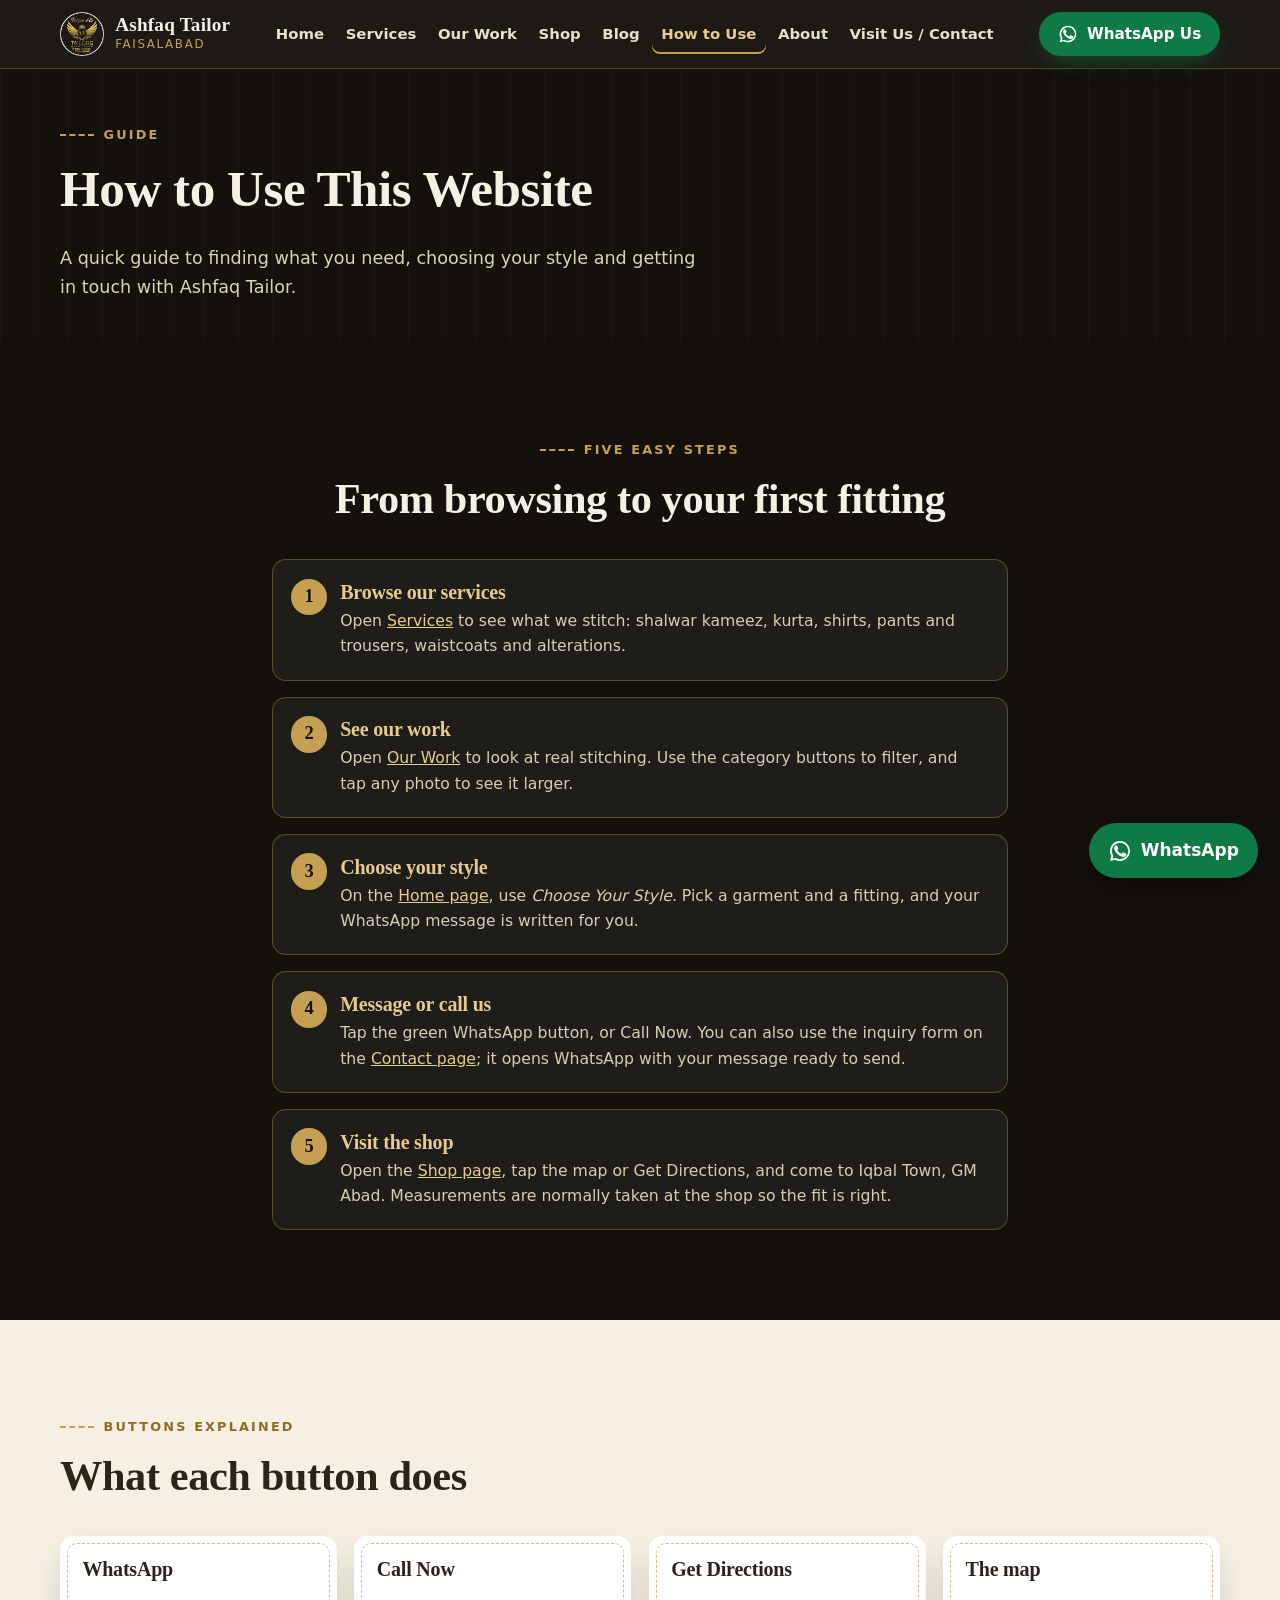
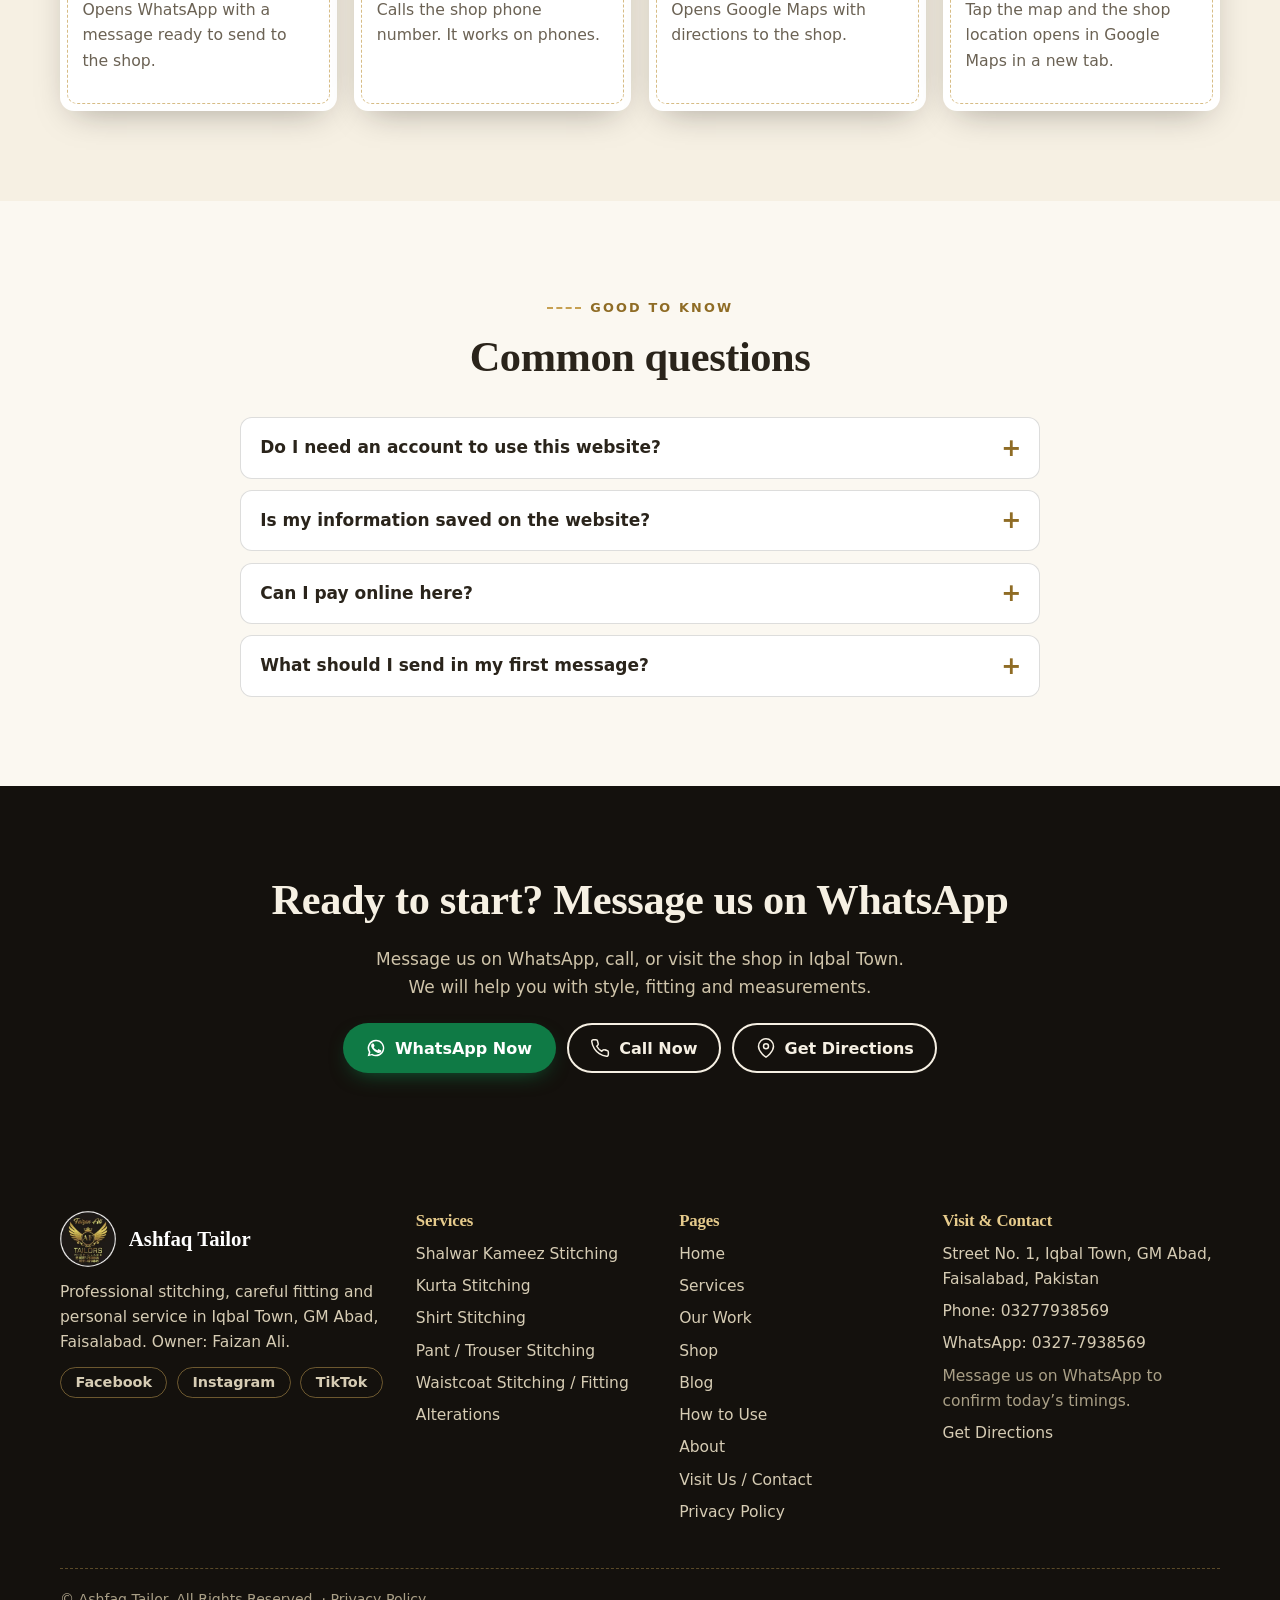
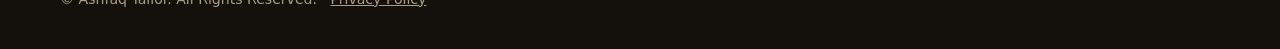
<file: how-to-use.html>
<!doctype html>
<html lang="en" dir="ltr">
<head>
<meta charset="utf-8">
<meta name="viewport" content="width=device-width, initial-scale=1">
<title>How to Use This Website | Ashfaq Tailor, Faisalabad</title>
<meta name="description" content="A simple guide to using the Ashfaq Tailor website: browse services, see our work, choose your style, message us on WhatsApp and visit the shop in Iqbal Town, Faisalabad.">
<meta name="robots" content="index,follow,max-image-preview:large,max-snippet:-1">
<link rel="canonical" href="https://YOUR-DOMAIN.com/how-to-use.html">
<link rel="alternate" hreflang="en-PK" href="https://YOUR-DOMAIN.com/how-to-use.html">
<link rel="alternate" hreflang="x-default" href="https://YOUR-DOMAIN.com/how-to-use.html">
<meta name="geo.region" content="PK-PB">
<meta name="geo.placename" content="Iqbal Town, GM Abad, Faisalabad">
<meta name="theme-color" content="#14110d">
<meta property="og:type" content="website">
<meta property="og:site_name" content="Ashfaq Tailor">
<meta property="og:title" content="How to Use This Website | Ashfaq Tailor, Faisalabad">
<meta property="og:description" content="A simple guide to using the Ashfaq Tailor website: browse services, see our work, choose your style, message us on WhatsApp and visit the shop in Iqbal Town, Faisalabad.">
<meta property="og:url" content="https://YOUR-DOMAIN.com/how-to-use.html">
<meta property="og:image" content="https://YOUR-DOMAIN.com/images/brand/og-ashfaq-tailor.jpg">
<meta property="og:image:alt" content="Ashfaq Tailor shop front in Iqbal Town, GM Abad, Faisalabad">
<meta property="og:image:width" content="1200">
<meta property="og:image:height" content="630">
<meta property="og:locale" content="en_PK">
<meta name="twitter:card" content="summary_large_image">
<meta name="twitter:title" content="How to Use This Website | Ashfaq Tailor, Faisalabad">
<meta name="twitter:description" content="A simple guide to using the Ashfaq Tailor website: browse services, see our work, choose your style, message us on WhatsApp and visit the shop in Iqbal Town, Faisalabad.">
<meta name="twitter:image" content="https://YOUR-DOMAIN.com/images/brand/og-ashfaq-tailor.jpg">
<link rel="icon" type="image/png" sizes="32x32" href="images/brand/favicon-32.png">
<link rel="apple-touch-icon" href="images/brand/favicon-180.png">
<link rel="stylesheet" href="css/style.css">
<script>document.documentElement.classList.add("js")</script>
<script type="application/ld+json" id="ld-business">{"@context": "https://schema.org", "@type": "LocalBusiness", "@id": "https://YOUR-DOMAIN.com/#business", "name": "Ashfaq Tailor", "description": "Local tailoring shop in Iqbal Town, GM Abad, Faisalabad for shalwar kameez, kurta, shirt and pant stitching, alterations and custom fitting.", "url": "https://YOUR-DOMAIN.com/", "image": ["https://YOUR-DOMAIN.com/images/shop/ashfaq-tailor-shop-exterior-faisalabad-941.webp", "https://YOUR-DOMAIN.com/images/owner/faizan-ali-ashfaq-tailor-owner-1073.webp"], "logo": "https://YOUR-DOMAIN.com/images/brand/ashfaq-tailor-logo-400.webp", "address": {"@type": "PostalAddress", "streetAddress": "Street No. 1, Iqbal Town, GM Abad", "addressLocality": "Faisalabad", "addressRegion": "Punjab", "addressCountry": "PK"}, "areaServed": {"@type": "City", "name": "Faisalabad"}, "employee": {"@type": "Person", "name": "Faizan Ali", "jobTitle": "Owner"}, "hasOfferCatalog": {"@type": "OfferCatalog", "name": "Tailoring services", "itemListElement": [{"@type": "Offer", "itemOffered": {"@type": "Service", "name": "Shalwar Kameez Stitching"}}, {"@type": "Offer", "itemOffered": {"@type": "Service", "name": "Kurta Stitching"}}, {"@type": "Offer", "itemOffered": {"@type": "Service", "name": "Shirt Stitching"}}, {"@type": "Offer", "itemOffered": {"@type": "Service", "name": "Pant / Trouser Stitching"}}, {"@type": "Offer", "itemOffered": {"@type": "Service", "name": "Waistcoat Stitching / Fitting"}}, {"@type": "Offer", "itemOffered": {"@type": "Service", "name": "Alterations"}}, {"@type": "Offer", "itemOffered": {"@type": "Service", "name": "Custom Fitting"}}, {"@type": "Offer", "itemOffered": {"@type": "Service", "name": "Other Tailoring Services"}}]}}</script>
<script type="application/ld+json">{"@context": "https://schema.org", "@type": "HowTo", "name": "How to use the Ashfaq Tailor website and get your clothes stitched", "step": [{"@type": "HowToStep", "position": 1, "name": "Browse our services", "text": "Open Services to see what we stitch: shalwar kameez, kurta, shirts, pants and trousers, waistcoats and alterations."}, {"@type": "HowToStep", "position": 2, "name": "See our work", "text": "Open Our Work to look at real stitching. Use the category buttons to filter, and tap any photo to see it larger."}, {"@type": "HowToStep", "position": 3, "name": "Choose your style", "text": "On the Home page, use Choose Your Style. Pick a garment and a fitting, and your WhatsApp message is written for you."}, {"@type": "HowToStep", "position": 4, "name": "Message or call us", "text": "Tap the green WhatsApp button, or Call Now. You can also use the inquiry form on the Contact page; it opens WhatsApp with your message ready to send."}, {"@type": "HowToStep", "position": 5, "name": "Visit the shop", "text": "Open the Shop page, tap the map or Get Directions, and come to Iqbal Town, GM Abad. Measurements are normally taken at the shop so the fit is right."}]}</script>
<script type="application/ld+json">{"@context": "https://schema.org", "@type": "BreadcrumbList", "itemListElement": [{"@type": "ListItem", "position": 1, "name": "Home", "item": "https://YOUR-DOMAIN.com/"}, {"@type": "ListItem", "position": 2, "name": "How to Use", "item": "https://YOUR-DOMAIN.com/how-to-use.html"}]}</script>
</head>
<body>
<a class="skip" href="#main">Skip to content</a>
<header class="site-header">
 <div class="container">
  <a class="brand" href="index.html" aria-label="Ashfaq Tailor — home"><img src="images/brand/ashfaq-tailor-logo-400.webp" srcset="images/brand/ashfaq-tailor-logo-160.webp 160w, images/brand/ashfaq-tailor-logo-400.webp 400w" sizes="44px" width="400" height="400" alt="Ashfaq Tailor logo" decoding="async" ><span><b>Ashfaq Tailor</b><small>Faisalabad</small></span></a>
  <nav class="nav" aria-label="Main"><a href="index.html">Home</a><a href="services.html">Services</a><a href="our-work.html">Our Work</a><a href="shop.html">Shop</a><a href="blog.html">Blog</a><a href="how-to-use.html" aria-current="page">How to Use</a><a href="about.html">About</a><a href="contact.html">Visit Us / Contact</a></nav>
  <a class="btn btn--wa btn--sm header-cta" data-wa href="contact.html"><svg viewBox="0 0 24 24" fill="currentColor" aria-hidden="true"><path d="M17.5 14.4c-.3-.1-1.8-.9-2-1s-.5-.1-.7.1-.8 1-.9 1.1-.3.2-.6.1c-.3-.1-1.2-.4-2.3-1.4-.9-.8-1.4-1.7-1.6-2-.2-.3 0-.5.1-.6l.4-.5c.1-.2.2-.3.3-.5.1-.2 0-.4 0-.5s-.7-1.6-.9-2.2c-.2-.6-.5-.5-.7-.5h-.6c-.2 0-.5.1-.8.4s-1 1-1 2.5 1.1 2.9 1.2 3.1c.1.2 2.1 3.2 5.1 4.5 3 1.3 3 .9 3.6.8.6-.1 1.8-.7 2-1.4.3-.7.3-1.3.2-1.4-.1-.1-.3-.2-.6-.3zM12 2a10 10 0 0 0-8.6 15.1L2 22l5-1.3A10 10 0 1 0 12 2zm0 18.2c-1.5 0-2.9-.4-4.1-1.1l-.3-.2-3 .8.8-2.9-.2-.3A8.2 8.2 0 1 1 12 20.200z"/></svg>WhatsApp Us</a>
  <button class="nav-toggle" aria-expanded="false" aria-controls="mobile-nav" aria-label="Menu"><span></span></button>
 </div>
 <div class="container mobile-nav" id="mobile-nav"><nav aria-label="Mobile"><a href="index.html">Home</a><a href="services.html">Services</a><a href="our-work.html">Our Work</a><a href="shop.html">Shop</a><a href="blog.html">Blog</a><a href="how-to-use.html">How to Use</a><a href="about.html">About</a><a href="contact.html">Visit Us / Contact</a></nav><a class="btn btn--wa" data-wa href="contact.html"><svg viewBox="0 0 24 24" fill="currentColor" aria-hidden="true"><path d="M17.5 14.4c-.3-.1-1.8-.9-2-1s-.5-.1-.7.1-.8 1-.9 1.1-.3.2-.6.1c-.3-.1-1.2-.4-2.3-1.4-.9-.8-1.4-1.7-1.6-2-.2-.3 0-.5.1-.6l.4-.5c.1-.2.2-.3.3-.5.1-.2 0-.4 0-.5s-.7-1.6-.9-2.2c-.2-.6-.5-.5-.7-.5h-.6c-.2 0-.5.1-.8.4s-1 1-1 2.5 1.1 2.9 1.2 3.1c.1.2 2.1 3.2 5.1 4.5 3 1.3 3 .9 3.6.8.6-.1 1.8-.7 2-1.4.3-.7.3-1.3.2-1.4-.1-.1-.3-.2-.6-.3zM12 2a10 10 0 0 0-8.6 15.1L2 22l5-1.3A10 10 0 1 0 12 2zm0 18.2c-1.5 0-2.9-.4-4.1-1.1l-.3-.2-3 .8.8-2.9-.2-.3A8.2 8.2 0 1 1 12 20.200z"/></svg>WhatsApp Us</a></div>
</header>
<main id="main">
<section class="page-hero"><div class="container"><span class="eyebrow">Guide</span><h1>How to Use This Website</h1><p>A quick guide to finding what you need, choosing your style and getting in touch with Ashfaq Tailor.</p></div></section>
<section class="section section--dark" data-loc="howto-steps"><div class="container">
<div class="sec-head center reveal"><span class="eyebrow">Five easy steps</span><h2>From browsing to your first fitting</h2></div>
<ol class="steps steps--wide reveal"><li><h3>Browse our services</h3><p>Open <a href="services.html">Services</a> to see what we stitch: shalwar kameez, kurta, shirts, pants and trousers, waistcoats and alterations.</p></li><li><h3>See our work</h3><p>Open <a href="our-work.html">Our Work</a> to look at real stitching. Use the category buttons to filter, and tap any photo to see it larger.</p></li><li><h3>Choose your style</h3><p>On the <a href="index.html#choose-style">Home page</a>, use <em>Choose Your Style</em>. Pick a garment and a fitting, and your WhatsApp message is written for you.</p></li><li><h3>Message or call us</h3><p>Tap the green WhatsApp button, or Call Now. You can also use the inquiry form on the <a href="contact.html">Contact page</a>; it opens WhatsApp with your message ready to send.</p></li><li><h3>Visit the shop</h3><p>Open the <a href="shop.html">Shop page</a>, tap the map or Get Directions, and come to Iqbal Town, GM Abad. Measurements are normally taken at the shop so the fit is right.</p></li></ol></div></section>
<section class="section section--ivory" data-loc="howto-buttons"><div class="container">
<div class="sec-head reveal"><span class="eyebrow">Buttons explained</span><h2>What each button does</h2></div>
<div class="grid grid--svc"><article class="card reveal"><h3>WhatsApp</h3><p>Opens WhatsApp with a message ready to send to the shop.</p></article><article class="card reveal"><h3>Call Now</h3><p>Calls the shop phone number. It works on phones.</p></article><article class="card reveal"><h3>Get Directions</h3><p>Opens Google Maps with directions to the shop.</p></article><article class="card reveal"><h3>The map</h3><p>Tap the map and the shop location opens in Google Maps in a new tab.</p></article></div></div></section>
<section class="section" data-loc="howto-faq"><div class="container">
<div class="sec-head center reveal"><span class="eyebrow">Good to know</span><h2>Common questions</h2></div>
<div class="faq reveal"><details><summary>Do I need an account to use this website?</summary><div class="ans"><p>No. There is nothing to sign up for. Just browse and message us.</p></div></details><details><summary>Is my information saved on the website?</summary><div class="ans"><p>No. The inquiry form only builds a WhatsApp message in your browser. Nothing is saved on this website.</p></div></details><details><summary>Can I pay online here?</summary><div class="ans"><p>No. This website does not take online payments. Orders, prices and delivery time are talked through with the shop on WhatsApp, by phone, or in person.</p></div></details><details><summary>What should I send in my first message?</summary><div class="ans"><p>Tell us which garment you want, the style you like (a photo helps), and when you would like to visit the shop.</p></div></details></div></div></section>
<section class="section section--dark on-dark" data-loc="cta-band"><div class="container" style="text-align:center">
 <div class="reveal"><h2>Ready to start? Message us on WhatsApp</h2><p class="muted" style="max-width:34rem;margin:0 auto 1.4rem">Message us on WhatsApp, call, or visit the shop in Iqbal Town. We will help you with style, fitting and measurements.</p>
 <div class="btn-row" style="justify-content:center"><a class="btn btn--wa" data-wa href="contact.html"><svg viewBox="0 0 24 24" fill="currentColor" aria-hidden="true"><path d="M17.5 14.4c-.3-.1-1.8-.9-2-1s-.5-.1-.7.1-.8 1-.9 1.1-.3.2-.6.1c-.3-.1-1.2-.4-2.3-1.4-.9-.8-1.4-1.7-1.6-2-.2-.3 0-.5.1-.6l.4-.5c.1-.2.2-.3.3-.5.1-.2 0-.4 0-.5s-.7-1.6-.9-2.2c-.2-.6-.5-.5-.7-.5h-.6c-.2 0-.5.1-.8.4s-1 1-1 2.5 1.1 2.9 1.2 3.1c.1.2 2.1 3.2 5.1 4.5 3 1.3 3 .9 3.6.8.6-.1 1.8-.7 2-1.4.3-.7.3-1.3.2-1.4-.1-.1-.3-.2-.6-.3zM12 2a10 10 0 0 0-8.6 15.1L2 22l5-1.3A10 10 0 1 0 12 2zm0 18.2c-1.5 0-2.9-.4-4.1-1.1l-.3-.2-3 .8.8-2.9-.2-.3A8.2 8.2 0 1 1 12 20.200z"/></svg>WhatsApp Now</a><a class="btn btn--ghost" data-call href="contact.html"><svg viewBox="0 0 24 24" fill="none" stroke="currentColor" stroke-width="1.8" stroke-linecap="round" stroke-linejoin="round" aria-hidden="true"><path d="M22 16.9v3a2 2 0 0 1-2.2 2 19.8 19.8 0 0 1-8.6-3.1 19.5 19.5 0 0 1-6-6A19.8 19.8 0 0 1 2.1 4.2 2 2 0 0 1 4.1 2h3a2 2 0 0 1 2 1.7c.1 1 .4 1.9.7 2.8a2 2 0 0 1-.5 2.1L8.1 9.9a16 16 0 0 0 6 6l1.3-1.3a2 2 0 0 1 2.1-.4c.9.3 1.8.6 2.8.7a2 2 0 0 1 1.7 2z"/></svg>Call Now</a><a class="btn btn--ghost" data-directions href="contact.html"><svg viewBox="0 0 24 24" fill="none" stroke="currentColor" stroke-width="1.8" stroke-linecap="round" stroke-linejoin="round" aria-hidden="true"><path d="M21 10c0 7-9 13-9 13S3 17 3 10a9 9 0 0 1 18 0z"/><circle cx="12" cy="10" r="3"/></svg>Get Directions</a></div></div></div></section></main>
<footer class="site-footer">
 <div class="container">
  <div class="foot-grid">
   <div>
    <div class="foot-brand"><img src="images/brand/ashfaq-tailor-logo-400.webp" srcset="images/brand/ashfaq-tailor-logo-160.webp 160w, images/brand/ashfaq-tailor-logo-400.webp 400w" sizes="56px" width="400" height="400" alt="Ashfaq Tailor logo" loading="lazy" decoding="async" ><b>Ashfaq Tailor</b></div>
    <p>Professional stitching, careful fitting and personal service in Iqbal Town, GM Abad, Faisalabad. Owner: <span data-f="owner">Faizan Ali</span>.</p>
    <ul class="social" data-social-wrap hidden>
     <li><a data-social="facebook" href="#">Facebook</a></li><li><a data-social="instagram" href="#">Instagram</a></li><li><a data-social="tiktok" href="#">TikTok</a></li>
    </ul>
   </div>
   <div><h3>Services</h3><ul><li><a href="services.html#shalwar-kameez">Shalwar Kameez Stitching</a></li><li><a href="services.html#kurta">Kurta Stitching</a></li><li><a href="services.html#shirt">Shirt Stitching</a></li><li><a href="services.html#pant">Pant / Trouser Stitching</a></li><li><a href="services.html#waistcoat">Waistcoat Stitching / Fitting</a></li><li><a href="services.html#alterations">Alterations</a></li></ul></div>
   <div><h3>Pages</h3><ul><li><a href="index.html">Home</a></li><li><a href="services.html">Services</a></li><li><a href="our-work.html">Our Work</a></li><li><a href="shop.html">Shop</a></li><li><a href="blog.html">Blog</a></li><li><a href="how-to-use.html">How to Use</a></li><li><a href="about.html">About</a></li><li><a href="contact.html">Visit Us / Contact</a></li><li><a href="privacy-policy.html">Privacy Policy</a></li></ul></div>
   <div data-loc="footer">
    <h3>Visit &amp; Contact</h3>
    <ul>
     <li>Street No. 1, Iqbal Town, GM Abad, Faisalabad, Pakistan</li>
     <li>Phone: <a data-call href="contact.html"><span data-f="phone">0311-4614341</span></a></li>
     <li>WhatsApp: <a data-wa href="contact.html"><span data-f="whatsapp">0327-7938569</span></a></li>
     <li data-hours></li>
     <li><a data-directions href="contact.html">Get Directions</a></li>
    </ul>
   </div>
  </div>
  <p class="copy">© Ashfaq Tailor. All Rights Reserved. · <a href="privacy-policy.html">Privacy Policy</a></p>
 </div>
</footer>
<div class="mobile-bar" data-loc="mobile-bar" role="navigation" aria-label="Quick contact">
 <a class="wa" data-wa href="contact.html"><svg viewBox="0 0 24 24" fill="currentColor" aria-hidden="true"><path d="M17.5 14.4c-.3-.1-1.8-.9-2-1s-.5-.1-.7.1-.8 1-.9 1.1-.3.2-.6.1c-.3-.1-1.2-.4-2.3-1.4-.9-.8-1.4-1.7-1.6-2-.2-.3 0-.5.1-.6l.4-.5c.1-.2.2-.3.3-.5.1-.2 0-.4 0-.5s-.7-1.6-.9-2.2c-.2-.6-.5-.5-.7-.5h-.6c-.2 0-.5.1-.8.4s-1 1-1 2.5 1.1 2.9 1.2 3.1c.1.2 2.1 3.2 5.1 4.5 3 1.3 3 .9 3.6.8.6-.1 1.8-.7 2-1.4.3-.7.3-1.3.2-1.4-.1-.1-.3-.2-.6-.3zM12 2a10 10 0 0 0-8.6 15.1L2 22l5-1.3A10 10 0 1 0 12 2zm0 18.2c-1.5 0-2.9-.4-4.1-1.1l-.3-.2-3 .8.8-2.9-.2-.3A8.2 8.2 0 1 1 12 20.200z"/></svg>WhatsApp</a>
 <a data-call href="contact.html"><svg viewBox="0 0 24 24" fill="none" stroke="currentColor" stroke-width="1.8" stroke-linecap="round" stroke-linejoin="round" aria-hidden="true"><path d="M22 16.9v3a2 2 0 0 1-2.2 2 19.8 19.8 0 0 1-8.6-3.1 19.5 19.5 0 0 1-6-6A19.8 19.8 0 0 1 2.1 4.2 2 2 0 0 1 4.1 2h3a2 2 0 0 1 2 1.7c.1 1 .4 1.9.7 2.8a2 2 0 0 1-.5 2.1L8.1 9.9a16 16 0 0 0 6 6l1.3-1.3a2 2 0 0 1 2.1-.4c.9.3 1.8.6 2.8.7a2 2 0 0 1 1.7 2z"/></svg>Call</a>
 <a data-directions href="contact.html"><svg viewBox="0 0 24 24" fill="none" stroke="currentColor" stroke-width="1.8" stroke-linecap="round" stroke-linejoin="round" aria-hidden="true"><path d="M21 10c0 7-9 13-9 13S3 17 3 10a9 9 0 0 1 18 0z"/><circle cx="12" cy="10" r="3"/></svg>Directions</a>
</div>
<a class="wa-float" data-wa data-loc="floating-button" href="contact.html" aria-label="Chat on WhatsApp"><svg viewBox="0 0 24 24" fill="currentColor" aria-hidden="true"><path d="M17.5 14.4c-.3-.1-1.8-.9-2-1s-.5-.1-.7.1-.8 1-.9 1.1-.3.2-.6.1c-.3-.1-1.2-.4-2.3-1.4-.9-.8-1.4-1.7-1.6-2-.2-.3 0-.5.1-.6l.4-.5c.1-.2.2-.3.3-.5.1-.2 0-.4 0-.5s-.7-1.6-.9-2.2c-.2-.6-.5-.5-.7-.5h-.6c-.2 0-.5.1-.8.4s-1 1-1 2.5 1.1 2.9 1.2 3.1c.1.2 2.1 3.2 5.1 4.5 3 1.3 3 .9 3.6.8.6-.1 1.8-.7 2-1.4.3-.7.3-1.3.2-1.4-.1-.1-.3-.2-.6-.3zM12 2a10 10 0 0 0-8.6 15.1L2 22l5-1.3A10 10 0 1 0 12 2zm0 18.2c-1.5 0-2.9-.4-4.1-1.1l-.3-.2-3 .8.8-2.9-.2-.3A8.2 8.2 0 1 1 12 20.200z"/></svg><span>WhatsApp</span></a>
<script src="js/site-config.js"></script>
<script src="js/main.js" defer></script>
</body>
</html>
</file>
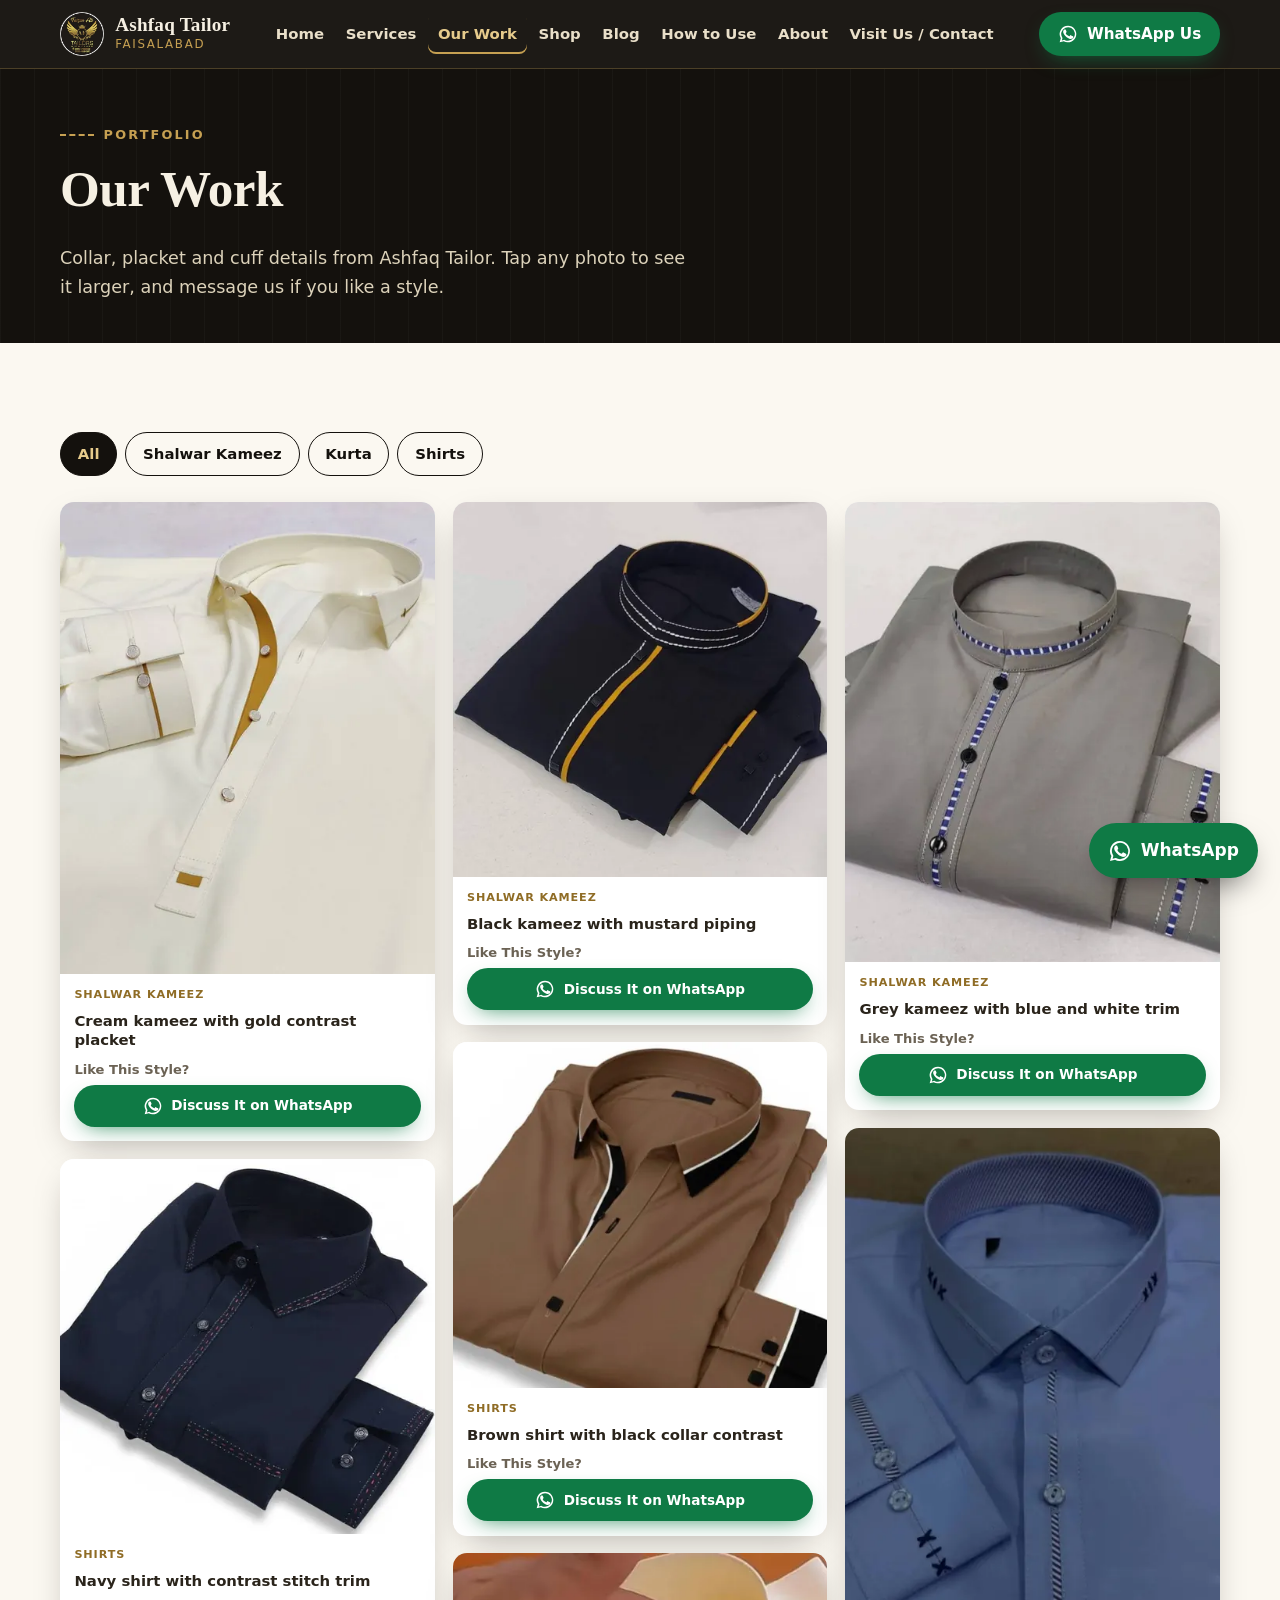
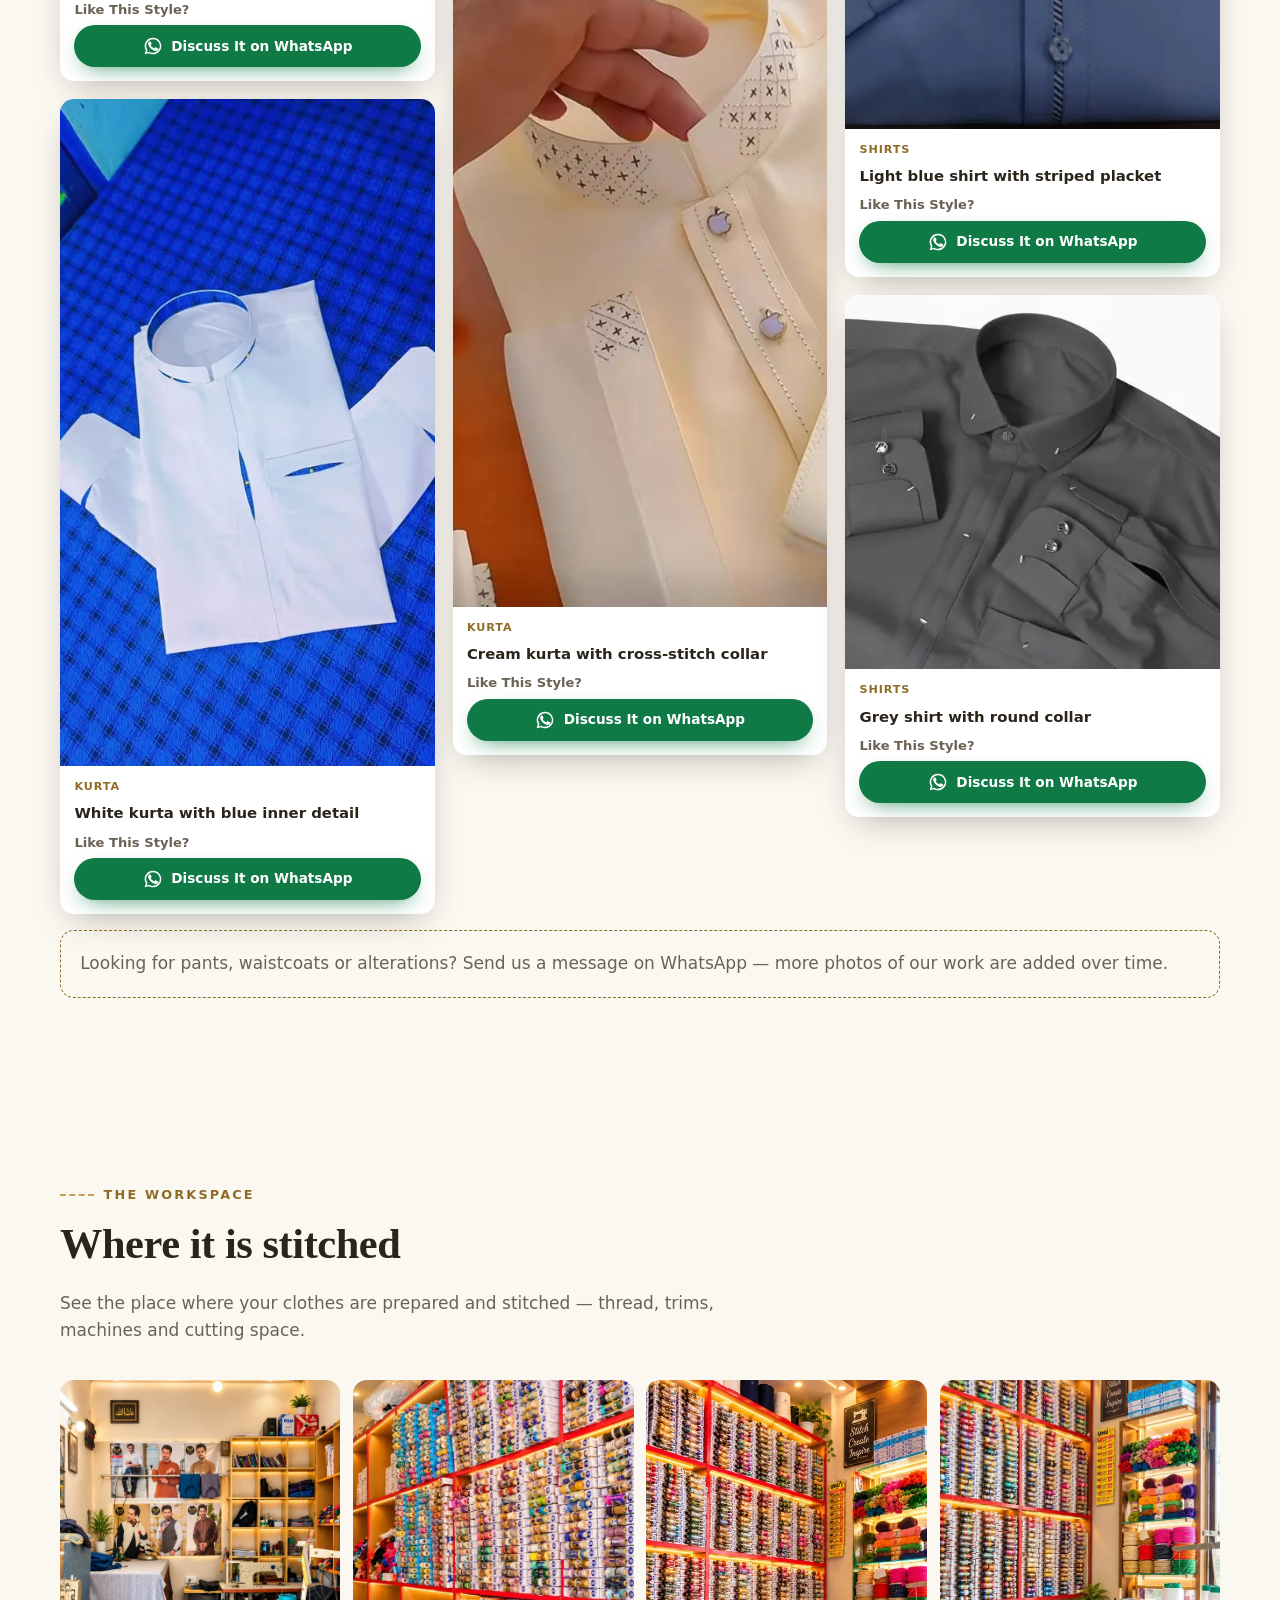
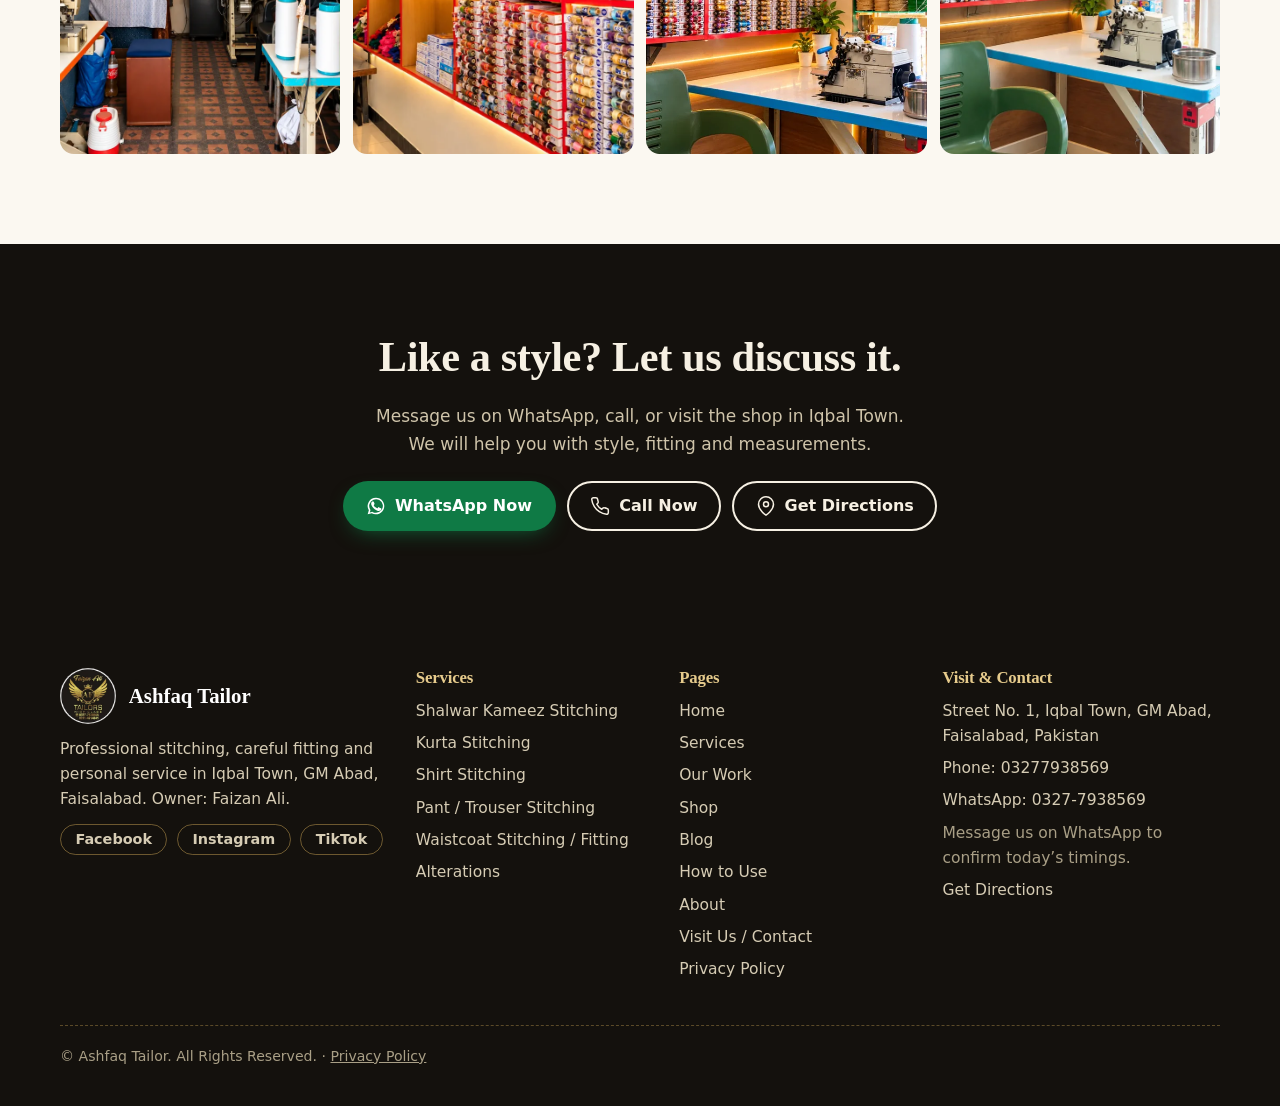
<file: our-work.html>
<!doctype html>
<html lang="en" dir="ltr">
<head>
<meta charset="utf-8">
<meta name="viewport" content="width=device-width, initial-scale=1">
<title>Our Work — Stitched Kameez, Kurta &amp; Shirts | Ashfaq Tailor Faisalabad</title>
<meta name="description" content="See styles stitched at Ashfaq Tailor in Iqbal Town, Faisalabad: shalwar kameez, kurta and shirts with collar, placket and cuff detail. Discuss a style on WhatsApp.">
<meta name="robots" content="index,follow,max-image-preview:large,max-snippet:-1">
<link rel="canonical" href="https://YOUR-DOMAIN.com/our-work.html">
<link rel="alternate" hreflang="en-PK" href="https://YOUR-DOMAIN.com/our-work.html">
<link rel="alternate" hreflang="x-default" href="https://YOUR-DOMAIN.com/our-work.html">
<meta name="geo.region" content="PK-PB">
<meta name="geo.placename" content="Iqbal Town, GM Abad, Faisalabad">
<meta name="theme-color" content="#14110d">
<meta property="og:type" content="website">
<meta property="og:site_name" content="Ashfaq Tailor">
<meta property="og:title" content="Our Work — Stitched Kameez, Kurta &amp; Shirts | Ashfaq Tailor Faisalabad">
<meta property="og:description" content="See styles stitched at Ashfaq Tailor in Iqbal Town, Faisalabad: shalwar kameez, kurta and shirts with collar, placket and cuff detail. Discuss a style on WhatsApp.">
<meta property="og:url" content="https://YOUR-DOMAIN.com/our-work.html">
<meta property="og:image" content="https://YOUR-DOMAIN.com/images/brand/og-ashfaq-tailor.jpg">
<meta property="og:image:alt" content="Ashfaq Tailor shop front in Iqbal Town, GM Abad, Faisalabad">
<meta property="og:image:width" content="1200">
<meta property="og:image:height" content="630">
<meta property="og:locale" content="en_PK">
<meta name="twitter:card" content="summary_large_image">
<meta name="twitter:title" content="Our Work — Stitched Kameez, Kurta &amp; Shirts | Ashfaq Tailor Faisalabad">
<meta name="twitter:description" content="See styles stitched at Ashfaq Tailor in Iqbal Town, Faisalabad: shalwar kameez, kurta and shirts with collar, placket and cuff detail. Discuss a style on WhatsApp.">
<meta name="twitter:image" content="https://YOUR-DOMAIN.com/images/brand/og-ashfaq-tailor.jpg">
<link rel="icon" type="image/png" sizes="32x32" href="images/brand/favicon-32.png">
<link rel="apple-touch-icon" href="images/brand/favicon-180.png">
<link rel="stylesheet" href="css/style.css">
<script>document.documentElement.classList.add("js")</script>
<script type="application/ld+json" id="ld-business">{"@context": "https://schema.org", "@type": "LocalBusiness", "@id": "https://YOUR-DOMAIN.com/#business", "name": "Ashfaq Tailor", "description": "Local tailoring shop in Iqbal Town, GM Abad, Faisalabad for shalwar kameez, kurta, shirt and pant stitching, alterations and custom fitting.", "url": "https://YOUR-DOMAIN.com/", "image": ["https://YOUR-DOMAIN.com/images/shop/ashfaq-tailor-shop-exterior-faisalabad-941.webp", "https://YOUR-DOMAIN.com/images/owner/faizan-ali-ashfaq-tailor-owner-1073.webp"], "logo": "https://YOUR-DOMAIN.com/images/brand/ashfaq-tailor-logo-400.webp", "address": {"@type": "PostalAddress", "streetAddress": "Street No. 1, Iqbal Town, GM Abad", "addressLocality": "Faisalabad", "addressRegion": "Punjab", "addressCountry": "PK"}, "areaServed": {"@type": "City", "name": "Faisalabad"}, "employee": {"@type": "Person", "name": "Faizan Ali", "jobTitle": "Owner"}, "hasOfferCatalog": {"@type": "OfferCatalog", "name": "Tailoring services", "itemListElement": [{"@type": "Offer", "itemOffered": {"@type": "Service", "name": "Shalwar Kameez Stitching"}}, {"@type": "Offer", "itemOffered": {"@type": "Service", "name": "Kurta Stitching"}}, {"@type": "Offer", "itemOffered": {"@type": "Service", "name": "Shirt Stitching"}}, {"@type": "Offer", "itemOffered": {"@type": "Service", "name": "Pant / Trouser Stitching"}}, {"@type": "Offer", "itemOffered": {"@type": "Service", "name": "Waistcoat Stitching / Fitting"}}, {"@type": "Offer", "itemOffered": {"@type": "Service", "name": "Alterations"}}, {"@type": "Offer", "itemOffered": {"@type": "Service", "name": "Custom Fitting"}}, {"@type": "Offer", "itemOffered": {"@type": "Service", "name": "Other Tailoring Services"}}]}}</script>
<script type="application/ld+json">{"@context": "https://schema.org", "@type": "BreadcrumbList", "itemListElement": [{"@type": "ListItem", "position": 1, "name": "Home", "item": "https://YOUR-DOMAIN.com/"}, {"@type": "ListItem", "position": 2, "name": "Our Work", "item": "https://YOUR-DOMAIN.com/our-work.html"}]}</script>
</head>
<body>
<a class="skip" href="#main">Skip to content</a>
<header class="site-header">
 <div class="container">
  <a class="brand" href="index.html" aria-label="Ashfaq Tailor — home"><img src="images/brand/ashfaq-tailor-logo-400.webp" srcset="images/brand/ashfaq-tailor-logo-160.webp 160w, images/brand/ashfaq-tailor-logo-400.webp 400w" sizes="44px" width="400" height="400" alt="Ashfaq Tailor logo" decoding="async" ><span><b>Ashfaq Tailor</b><small>Faisalabad</small></span></a>
  <nav class="nav" aria-label="Main"><a href="index.html">Home</a><a href="services.html">Services</a><a href="our-work.html" aria-current="page">Our Work</a><a href="shop.html">Shop</a><a href="blog.html">Blog</a><a href="how-to-use.html">How to Use</a><a href="about.html">About</a><a href="contact.html">Visit Us / Contact</a></nav>
  <a class="btn btn--wa btn--sm header-cta" data-wa href="contact.html"><svg viewBox="0 0 24 24" fill="currentColor" aria-hidden="true"><path d="M17.5 14.4c-.3-.1-1.8-.9-2-1s-.5-.1-.7.1-.8 1-.9 1.1-.3.2-.6.1c-.3-.1-1.2-.4-2.3-1.4-.9-.8-1.4-1.7-1.6-2-.2-.3 0-.5.1-.6l.4-.5c.1-.2.2-.3.3-.5.1-.2 0-.4 0-.5s-.7-1.6-.9-2.2c-.2-.6-.5-.5-.7-.5h-.6c-.2 0-.5.1-.8.4s-1 1-1 2.5 1.1 2.9 1.2 3.1c.1.2 2.1 3.2 5.1 4.5 3 1.3 3 .9 3.6.8.6-.1 1.8-.7 2-1.4.3-.7.3-1.3.2-1.4-.1-.1-.3-.2-.6-.3zM12 2a10 10 0 0 0-8.6 15.1L2 22l5-1.3A10 10 0 1 0 12 2zm0 18.2c-1.5 0-2.9-.4-4.1-1.1l-.3-.2-3 .8.8-2.9-.2-.3A8.2 8.2 0 1 1 12 20.200z"/></svg>WhatsApp Us</a>
  <button class="nav-toggle" aria-expanded="false" aria-controls="mobile-nav" aria-label="Menu"><span></span></button>
 </div>
 <div class="container mobile-nav" id="mobile-nav"><nav aria-label="Mobile"><a href="index.html">Home</a><a href="services.html">Services</a><a href="our-work.html">Our Work</a><a href="shop.html">Shop</a><a href="blog.html">Blog</a><a href="how-to-use.html">How to Use</a><a href="about.html">About</a><a href="contact.html">Visit Us / Contact</a></nav><a class="btn btn--wa" data-wa href="contact.html"><svg viewBox="0 0 24 24" fill="currentColor" aria-hidden="true"><path d="M17.5 14.4c-.3-.1-1.8-.9-2-1s-.5-.1-.7.1-.8 1-.9 1.1-.3.2-.6.1c-.3-.1-1.2-.4-2.3-1.4-.9-.8-1.4-1.7-1.6-2-.2-.3 0-.5.1-.6l.4-.5c.1-.2.2-.3.3-.5.1-.2 0-.4 0-.5s-.7-1.6-.9-2.2c-.2-.6-.5-.5-.7-.5h-.6c-.2 0-.5.1-.8.4s-1 1-1 2.5 1.1 2.9 1.2 3.1c.1.2 2.1 3.2 5.1 4.5 3 1.3 3 .9 3.6.8.6-.1 1.8-.7 2-1.4.3-.7.3-1.3.2-1.4-.1-.1-.3-.2-.6-.3zM12 2a10 10 0 0 0-8.6 15.1L2 22l5-1.3A10 10 0 1 0 12 2zm0 18.2c-1.5 0-2.9-.4-4.1-1.1l-.3-.2-3 .8.8-2.9-.2-.3A8.2 8.2 0 1 1 12 20.200z"/></svg>WhatsApp Us</a></div>
</header>
<main id="main">
<section class="page-hero"><div class="container"><span class="eyebrow">Portfolio</span><h1>Our Work</h1><p>Collar, placket and cuff details from Ashfaq Tailor. Tap any photo to see it larger, and message us if you like a style.</p></div></section>
<section class="section" data-loc="portfolio"><div class="container" data-lb-group>
<div class="filters" role="group" aria-label="Filter by garment"><button class="chip" data-filter="all" aria-pressed="true">All</button><button class="chip" data-filter="shalwar-kameez" aria-pressed="false">Shalwar Kameez</button><button class="chip" data-filter="kurta" aria-pressed="false">Kurta</button><button class="chip" data-filter="shirts" aria-pressed="false">Shirts</button></div>
<div class="work"><figure class="work-item reveal" data-cat="shalwar-kameez">
<button class="thumb" type="button" data-lb data-lb-wa data-full="images/portfolio/ashfaq-tailor-shalwar-kameez-cream-gold-placket-faisalabad-900.webp" data-alt="Cream shalwar kameez with a mustard-gold contrast placket and cuff, shown close up" data-title="Cream kameez with gold contrast placket" aria-label="View larger: Cream kameez with gold contrast placket"><img src="images/portfolio/ashfaq-tailor-shalwar-kameez-cream-gold-placket-faisalabad-900.webp" srcset="images/portfolio/ashfaq-tailor-shalwar-kameez-cream-gold-placket-faisalabad-480.webp 480w, images/portfolio/ashfaq-tailor-shalwar-kameez-cream-gold-placket-faisalabad-900.webp 900w" sizes="(min-width:760px) 33vw, 50vw" width="900" height="1133" alt="Cream shalwar kameez with a mustard-gold contrast placket and cuff, shown close up" loading="lazy" decoding="async" ></button>
<figcaption class="cap"><small>Shalwar Kameez</small><b>Cream kameez with gold contrast placket</b><span class="ask">Like This Style?</span><a class="btn btn--wa btn--sm" data-wa data-msg="Assalam-o-Alaikum Ashfaq Tailor, I like this style: Cream kameez with gold contrast placket. I would like to discuss it." href="contact.html"><svg viewBox="0 0 24 24" fill="currentColor" aria-hidden="true"><path d="M17.5 14.4c-.3-.1-1.8-.9-2-1s-.5-.1-.7.1-.8 1-.9 1.1-.3.2-.6.1c-.3-.1-1.2-.4-2.3-1.4-.9-.8-1.4-1.7-1.6-2-.2-.3 0-.5.1-.6l.4-.5c.1-.2.2-.3.3-.5.1-.2 0-.4 0-.5s-.7-1.6-.9-2.2c-.2-.6-.5-.5-.7-.5h-.6c-.2 0-.5.1-.8.4s-1 1-1 2.5 1.1 2.9 1.2 3.1c.1.2 2.1 3.2 5.1 4.5 3 1.3 3 .9 3.6.8.6-.1 1.8-.7 2-1.4.3-.7.3-1.3.2-1.4-.1-.1-.3-.2-.6-.3zM12 2a10 10 0 0 0-8.6 15.1L2 22l5-1.3A10 10 0 1 0 12 2zm0 18.2c-1.5 0-2.9-.4-4.1-1.1l-.3-.2-3 .8.8-2.9-.2-.3A8.2 8.2 0 1 1 12 20.200z"/></svg>Discuss It on WhatsApp</a></figcaption></figure><figure class="work-item reveal" data-cat="shirts">
<button class="thumb" type="button" data-lb data-lb-wa data-full="images/portfolio/ashfaq-tailor-shirt-navy-contrast-stitch-faisalabad-900.webp" data-alt="Folded navy shirt with red and white stitched trim on the collar, placket, pocket and cuff" data-title="Navy shirt with contrast stitch trim" aria-label="View larger: Navy shirt with contrast stitch trim"><img src="images/portfolio/ashfaq-tailor-shirt-navy-contrast-stitch-faisalabad-900.webp" srcset="images/portfolio/ashfaq-tailor-shirt-navy-contrast-stitch-faisalabad-480.webp 480w, images/portfolio/ashfaq-tailor-shirt-navy-contrast-stitch-faisalabad-900.webp 900w" sizes="(min-width:760px) 33vw, 50vw" width="900" height="900" alt="Folded navy shirt with red and white stitched trim on the collar, placket, pocket and cuff" loading="lazy" decoding="async" ></button>
<figcaption class="cap"><small>Shirts</small><b>Navy shirt with contrast stitch trim</b><span class="ask">Like This Style?</span><a class="btn btn--wa btn--sm" data-wa data-msg="Assalam-o-Alaikum Ashfaq Tailor, I like this style: Navy shirt with contrast stitch trim. I would like to discuss it." href="contact.html"><svg viewBox="0 0 24 24" fill="currentColor" aria-hidden="true"><path d="M17.5 14.4c-.3-.1-1.8-.9-2-1s-.5-.1-.7.1-.8 1-.9 1.1-.3.2-.6.1c-.3-.1-1.2-.4-2.3-1.4-.9-.8-1.4-1.7-1.6-2-.2-.3 0-.5.1-.6l.4-.5c.1-.2.2-.3.3-.5.1-.2 0-.4 0-.5s-.7-1.6-.9-2.2c-.2-.6-.5-.5-.7-.5h-.6c-.2 0-.5.1-.8.4s-1 1-1 2.5 1.1 2.9 1.2 3.1c.1.2 2.1 3.2 5.1 4.5 3 1.3 3 .9 3.6.8.6-.1 1.8-.7 2-1.4.3-.7.3-1.3.2-1.4-.1-.1-.3-.2-.6-.3zM12 2a10 10 0 0 0-8.6 15.1L2 22l5-1.3A10 10 0 1 0 12 2zm0 18.2c-1.5 0-2.9-.4-4.1-1.1l-.3-.2-3 .8.8-2.9-.2-.3A8.2 8.2 0 1 1 12 20.200z"/></svg>Discuss It on WhatsApp</a></figcaption></figure><figure class="work-item reveal" data-cat="kurta">
<button class="thumb" type="button" data-lb data-lb-wa data-full="images/portfolio/ashfaq-tailor-kurta-white-blue-inner-detail-faisalabad-899.webp" data-alt="Folded white band-collar kurta with a chest pocket and blue inner detail on a blue checked cloth" data-title="White kurta with blue inner detail" aria-label="View larger: White kurta with blue inner detail"><img src="images/portfolio/ashfaq-tailor-kurta-white-blue-inner-detail-faisalabad-899.webp" srcset="images/portfolio/ashfaq-tailor-kurta-white-blue-inner-detail-faisalabad-480.webp 480w, images/portfolio/ashfaq-tailor-kurta-white-blue-inner-detail-faisalabad-899.webp 899w" sizes="(min-width:760px) 33vw, 50vw" width="899" height="1599" alt="Folded white band-collar kurta with a chest pocket and blue inner detail on a blue checked cloth" loading="lazy" decoding="async" ></button>
<figcaption class="cap"><small>Kurta</small><b>White kurta with blue inner detail</b><span class="ask">Like This Style?</span><a class="btn btn--wa btn--sm" data-wa data-msg="Assalam-o-Alaikum Ashfaq Tailor, I like this style: White kurta with blue inner detail. I would like to discuss it." href="contact.html"><svg viewBox="0 0 24 24" fill="currentColor" aria-hidden="true"><path d="M17.5 14.4c-.3-.1-1.8-.9-2-1s-.5-.1-.7.1-.8 1-.9 1.1-.3.2-.6.1c-.3-.1-1.2-.4-2.3-1.4-.9-.8-1.4-1.7-1.6-2-.2-.3 0-.5.1-.6l.4-.5c.1-.2.2-.3.3-.5.1-.2 0-.4 0-.5s-.7-1.6-.9-2.2c-.2-.6-.5-.5-.7-.5h-.6c-.2 0-.5.1-.8.4s-1 1-1 2.5 1.1 2.9 1.2 3.1c.1.2 2.1 3.2 5.1 4.5 3 1.3 3 .9 3.6.8.6-.1 1.8-.7 2-1.4.3-.7.3-1.3.2-1.4-.1-.1-.3-.2-.6-.3zM12 2a10 10 0 0 0-8.6 15.1L2 22l5-1.3A10 10 0 1 0 12 2zm0 18.2c-1.5 0-2.9-.4-4.1-1.1l-.3-.2-3 .8.8-2.9-.2-.3A8.2 8.2 0 1 1 12 20.200z"/></svg>Discuss It on WhatsApp</a></figcaption></figure><figure class="work-item reveal" data-cat="shalwar-kameez">
<button class="thumb" type="button" data-lb data-lb-wa data-full="images/portfolio/ashfaq-tailor-shalwar-kameez-black-mustard-piping-faisalabad-900.webp" data-alt="Folded black kameez with mustard piping and white contrast stitching on the collar and placket" data-title="Black kameez with mustard piping" aria-label="View larger: Black kameez with mustard piping"><img src="images/portfolio/ashfaq-tailor-shalwar-kameez-black-mustard-piping-faisalabad-900.webp" srcset="images/portfolio/ashfaq-tailor-shalwar-kameez-black-mustard-piping-faisalabad-480.webp 480w, images/portfolio/ashfaq-tailor-shalwar-kameez-black-mustard-piping-faisalabad-900.webp 900w" sizes="(min-width:760px) 33vw, 50vw" width="900" height="900" alt="Folded black kameez with mustard piping and white contrast stitching on the collar and placket" loading="lazy" decoding="async" ></button>
<figcaption class="cap"><small>Shalwar Kameez</small><b>Black kameez with mustard piping</b><span class="ask">Like This Style?</span><a class="btn btn--wa btn--sm" data-wa data-msg="Assalam-o-Alaikum Ashfaq Tailor, I like this style: Black kameez with mustard piping. I would like to discuss it." href="contact.html"><svg viewBox="0 0 24 24" fill="currentColor" aria-hidden="true"><path d="M17.5 14.4c-.3-.1-1.8-.9-2-1s-.5-.1-.7.1-.8 1-.9 1.1-.3.2-.6.1c-.3-.1-1.2-.4-2.3-1.4-.9-.8-1.4-1.7-1.6-2-.2-.3 0-.5.1-.6l.4-.5c.1-.2.2-.3.3-.5.1-.2 0-.4 0-.5s-.7-1.6-.9-2.2c-.2-.6-.5-.5-.7-.5h-.6c-.2 0-.5.1-.8.4s-1 1-1 2.5 1.1 2.9 1.2 3.1c.1.2 2.1 3.2 5.1 4.5 3 1.3 3 .9 3.6.8.6-.1 1.8-.7 2-1.4.3-.7.3-1.3.2-1.4-.1-.1-.3-.2-.6-.3zM12 2a10 10 0 0 0-8.6 15.1L2 22l5-1.3A10 10 0 1 0 12 2zm0 18.2c-1.5 0-2.9-.4-4.1-1.1l-.3-.2-3 .8.8-2.9-.2-.3A8.2 8.2 0 1 1 12 20.200z"/></svg>Discuss It on WhatsApp</a></figcaption></figure><figure class="work-item reveal" data-cat="shirts">
<button class="thumb" type="button" data-lb data-lb-wa data-full="images/portfolio/ashfaq-tailor-shirt-brown-black-collar-faisalabad-900.webp" data-alt="Folded brown shirt with black and white contrast on the collar, placket and cuff" data-title="Brown shirt with black collar contrast" aria-label="View larger: Brown shirt with black collar contrast"><img src="images/portfolio/ashfaq-tailor-shirt-brown-black-collar-faisalabad-900.webp" srcset="images/portfolio/ashfaq-tailor-shirt-brown-black-collar-faisalabad-480.webp 480w, images/portfolio/ashfaq-tailor-shirt-brown-black-collar-faisalabad-900.webp 900w" sizes="(min-width:760px) 33vw, 50vw" width="900" height="829" alt="Folded brown shirt with black and white contrast on the collar, placket and cuff" loading="lazy" decoding="async" ></button>
<figcaption class="cap"><small>Shirts</small><b>Brown shirt with black collar contrast</b><span class="ask">Like This Style?</span><a class="btn btn--wa btn--sm" data-wa data-msg="Assalam-o-Alaikum Ashfaq Tailor, I like this style: Brown shirt with black collar contrast. I would like to discuss it." href="contact.html"><svg viewBox="0 0 24 24" fill="currentColor" aria-hidden="true"><path d="M17.5 14.4c-.3-.1-1.8-.9-2-1s-.5-.1-.7.1-.8 1-.9 1.1-.3.2-.6.1c-.3-.1-1.2-.4-2.3-1.4-.9-.8-1.4-1.7-1.6-2-.2-.3 0-.5.1-.6l.4-.5c.1-.2.2-.3.3-.5.1-.2 0-.4 0-.5s-.7-1.6-.9-2.2c-.2-.6-.5-.5-.7-.5h-.6c-.2 0-.5.1-.8.4s-1 1-1 2.5 1.1 2.9 1.2 3.1c.1.2 2.1 3.2 5.1 4.5 3 1.3 3 .9 3.6.8.6-.1 1.8-.7 2-1.4.3-.7.3-1.3.2-1.4-.1-.1-.3-.2-.6-.3zM12 2a10 10 0 0 0-8.6 15.1L2 22l5-1.3A10 10 0 1 0 12 2zm0 18.2c-1.5 0-2.9-.4-4.1-1.1l-.3-.2-3 .8.8-2.9-.2-.3A8.2 8.2 0 1 1 12 20.200z"/></svg>Discuss It on WhatsApp</a></figcaption></figure><figure class="work-item reveal" data-cat="kurta">
<button class="thumb" type="button" data-lb data-lb-wa data-full="images/portfolio/ashfaq-tailor-kurta-cream-cross-stitch-collar-faisalabad-608.webp" data-alt="Hand holding the collar of a cream kurta with small cross-stitch patterns and two button studs" data-title="Cream kurta with cross-stitch collar" aria-label="View larger: Cream kurta with cross-stitch collar"><img src="images/portfolio/ashfaq-tailor-kurta-cream-cross-stitch-collar-faisalabad-608.webp" srcset="images/portfolio/ashfaq-tailor-kurta-cream-cross-stitch-collar-faisalabad-480.webp 480w, images/portfolio/ashfaq-tailor-kurta-cream-cross-stitch-collar-faisalabad-608.webp 608w" sizes="(min-width:760px) 33vw, 50vw" width="608" height="1060" alt="Hand holding the collar of a cream kurta with small cross-stitch patterns and two button studs" loading="lazy" decoding="async" ></button>
<figcaption class="cap"><small>Kurta</small><b>Cream kurta with cross-stitch collar</b><span class="ask">Like This Style?</span><a class="btn btn--wa btn--sm" data-wa data-msg="Assalam-o-Alaikum Ashfaq Tailor, I like this style: Cream kurta with cross-stitch collar. I would like to discuss it." href="contact.html"><svg viewBox="0 0 24 24" fill="currentColor" aria-hidden="true"><path d="M17.5 14.4c-.3-.1-1.8-.9-2-1s-.5-.1-.7.1-.8 1-.9 1.1-.3.2-.6.1c-.3-.1-1.2-.4-2.3-1.4-.9-.8-1.4-1.7-1.6-2-.2-.3 0-.5.1-.6l.4-.5c.1-.2.2-.3.3-.5.1-.2 0-.4 0-.5s-.7-1.6-.9-2.2c-.2-.6-.5-.5-.7-.5h-.6c-.2 0-.5.1-.8.4s-1 1-1 2.5 1.1 2.9 1.2 3.1c.1.2 2.1 3.2 5.1 4.5 3 1.3 3 .9 3.6.8.6-.1 1.8-.7 2-1.4.3-.7.3-1.3.2-1.4-.1-.1-.3-.2-.6-.3zM12 2a10 10 0 0 0-8.6 15.1L2 22l5-1.3A10 10 0 1 0 12 2zm0 18.2c-1.5 0-2.9-.4-4.1-1.1l-.3-.2-3 .8.8-2.9-.2-.3A8.2 8.2 0 1 1 12 20.200z"/></svg>Discuss It on WhatsApp</a></figcaption></figure><figure class="work-item reveal" data-cat="shalwar-kameez">
<button class="thumb" type="button" data-lb data-lb-wa data-full="images/portfolio/ashfaq-tailor-shalwar-kameez-grey-stripe-trim-faisalabad-746.webp" data-alt="Folded grey kameez with a blue and white striped trim down the placket and collar" data-title="Grey kameez with blue and white trim" aria-label="View larger: Grey kameez with blue and white trim"><img src="images/portfolio/ashfaq-tailor-shalwar-kameez-grey-stripe-trim-faisalabad-746.webp" srcset="images/portfolio/ashfaq-tailor-shalwar-kameez-grey-stripe-trim-faisalabad-480.webp 480w, images/portfolio/ashfaq-tailor-shalwar-kameez-grey-stripe-trim-faisalabad-746.webp 746w" sizes="(min-width:760px) 33vw, 50vw" width="746" height="916" alt="Folded grey kameez with a blue and white striped trim down the placket and collar" loading="lazy" decoding="async" ></button>
<figcaption class="cap"><small>Shalwar Kameez</small><b>Grey kameez with blue and white trim</b><span class="ask">Like This Style?</span><a class="btn btn--wa btn--sm" data-wa data-msg="Assalam-o-Alaikum Ashfaq Tailor, I like this style: Grey kameez with blue and white trim. I would like to discuss it." href="contact.html"><svg viewBox="0 0 24 24" fill="currentColor" aria-hidden="true"><path d="M17.5 14.4c-.3-.1-1.8-.9-2-1s-.5-.1-.7.1-.8 1-.9 1.1-.3.2-.6.1c-.3-.1-1.2-.4-2.3-1.4-.9-.8-1.4-1.7-1.6-2-.2-.3 0-.5.1-.6l.4-.5c.1-.2.2-.3.3-.5.1-.2 0-.4 0-.5s-.7-1.6-.9-2.2c-.2-.6-.5-.5-.7-.5h-.6c-.2 0-.5.1-.8.4s-1 1-1 2.5 1.1 2.9 1.2 3.1c.1.2 2.1 3.2 5.1 4.5 3 1.3 3 .9 3.6.8.6-.1 1.8-.7 2-1.4.3-.7.3-1.3.2-1.4-.1-.1-.3-.2-.6-.3zM12 2a10 10 0 0 0-8.6 15.1L2 22l5-1.3A10 10 0 1 0 12 2zm0 18.2c-1.5 0-2.9-.4-4.1-1.1l-.3-.2-3 .8.8-2.9-.2-.3A8.2 8.2 0 1 1 12 20.200z"/></svg>Discuss It on WhatsApp</a></figcaption></figure><figure class="work-item reveal" data-cat="shirts">
<button class="thumb" type="button" data-lb data-lb-wa data-full="images/portfolio/ashfaq-tailor-shirt-blue-stripe-placket-faisalabad-720.webp" data-alt="Light blue shirt with a striped placket, cross-stitch collar details and a patterned inner collar" data-title="Light blue shirt with striped placket" aria-label="View larger: Light blue shirt with striped placket"><img src="images/portfolio/ashfaq-tailor-shirt-blue-stripe-placket-faisalabad-720.webp" srcset="images/portfolio/ashfaq-tailor-shirt-blue-stripe-placket-faisalabad-480.webp 480w, images/portfolio/ashfaq-tailor-shirt-blue-stripe-placket-faisalabad-720.webp 720w" sizes="(min-width:760px) 33vw, 50vw" width="720" height="1155" alt="Light blue shirt with a striped placket, cross-stitch collar details and a patterned inner collar" loading="lazy" decoding="async" ></button>
<figcaption class="cap"><small>Shirts</small><b>Light blue shirt with striped placket</b><span class="ask">Like This Style?</span><a class="btn btn--wa btn--sm" data-wa data-msg="Assalam-o-Alaikum Ashfaq Tailor, I like this style: Light blue shirt with striped placket. I would like to discuss it." href="contact.html"><svg viewBox="0 0 24 24" fill="currentColor" aria-hidden="true"><path d="M17.5 14.4c-.3-.1-1.8-.9-2-1s-.5-.1-.7.1-.8 1-.9 1.1-.3.2-.6.1c-.3-.1-1.2-.4-2.3-1.4-.9-.8-1.4-1.7-1.6-2-.2-.3 0-.5.1-.6l.4-.5c.1-.2.2-.3.3-.5.1-.2 0-.4 0-.5s-.7-1.6-.9-2.2c-.2-.6-.5-.5-.7-.5h-.6c-.2 0-.5.1-.8.4s-1 1-1 2.5 1.1 2.9 1.2 3.1c.1.2 2.1 3.2 5.1 4.5 3 1.3 3 .9 3.6.8.6-.1 1.8-.7 2-1.4.3-.7.3-1.3.2-1.4-.1-.1-.3-.2-.6-.3zM12 2a10 10 0 0 0-8.6 15.1L2 22l5-1.3A10 10 0 1 0 12 2zm0 18.2c-1.5 0-2.9-.4-4.1-1.1l-.3-.2-3 .8.8-2.9-.2-.3A8.2 8.2 0 1 1 12 20.200z"/></svg>Discuss It on WhatsApp</a></figcaption></figure><figure class="work-item reveal" data-cat="shirts">
<button class="thumb" type="button" data-lb data-lb-wa data-full="images/portfolio/ashfaq-tailor-shirt-grey-round-collar-faisalabad-900.webp" data-alt="Grey shirt with a rounded collar, hidden placket and two-button cuffs" data-title="Grey shirt with round collar" aria-label="View larger: Grey shirt with round collar"><img src="images/portfolio/ashfaq-tailor-shirt-grey-round-collar-faisalabad-900.webp" srcset="images/portfolio/ashfaq-tailor-shirt-grey-round-collar-faisalabad-480.webp 480w, images/portfolio/ashfaq-tailor-shirt-grey-round-collar-faisalabad-900.webp 900w" sizes="(min-width:760px) 33vw, 50vw" width="900" height="900" alt="Grey shirt with a rounded collar, hidden placket and two-button cuffs" loading="lazy" decoding="async" ></button>
<figcaption class="cap"><small>Shirts</small><b>Grey shirt with round collar</b><span class="ask">Like This Style?</span><a class="btn btn--wa btn--sm" data-wa data-msg="Assalam-o-Alaikum Ashfaq Tailor, I like this style: Grey shirt with round collar. I would like to discuss it." href="contact.html"><svg viewBox="0 0 24 24" fill="currentColor" aria-hidden="true"><path d="M17.5 14.4c-.3-.1-1.8-.9-2-1s-.5-.1-.7.1-.8 1-.9 1.1-.3.2-.6.1c-.3-.1-1.2-.4-2.3-1.4-.9-.8-1.4-1.7-1.6-2-.2-.3 0-.5.1-.6l.4-.5c.1-.2.2-.3.3-.5.1-.2 0-.4 0-.5s-.7-1.6-.9-2.2c-.2-.6-.5-.5-.7-.5h-.6c-.2 0-.5.1-.8.4s-1 1-1 2.5 1.1 2.9 1.2 3.1c.1.2 2.1 3.2 5.1 4.5 3 1.3 3 .9 3.6.8.6-.1 1.8-.7 2-1.4.3-.7.3-1.3.2-1.4-.1-.1-.3-.2-.6-.3zM12 2a10 10 0 0 0-8.6 15.1L2 22l5-1.3A10 10 0 1 0 12 2zm0 18.2c-1.5 0-2.9-.4-4.1-1.1l-.3-.2-3 .8.8-2.9-.2-.3A8.2 8.2 0 1 1 12 20.200z"/></svg>Discuss It on WhatsApp</a></figcaption></figure></div>
<div class="empty-note reveal" style="margin-top:1rem">Looking for pants, waistcoats or alterations? Send us a message on WhatsApp — more photos of our work are added over time.</div>
</div></section>
<section class="section" data-loc="inside-shop"><div class="container">
<div class="sec-head reveal"><span class="eyebrow">The workspace</span><h2>Where it is stitched</h2><p class="muted">See the place where your clothes are prepared and stitched — thread, trims, machines and cutting space.</p></div>
<div class="inside reveal" data-lb-group><button type="button" data-lb data-full="images/shop/ashfaq-tailor-shop-interior-workspace-faisalabad-941.webp" data-alt="Inside Ashfaq Tailor: sewing machines, a cutting table and men&#x27;s fashion posters on the wall" data-title="Inside Ashfaq Tailor: sewing machines, a cutting table and men&#x27;s fashion posters on the wall" aria-label="View larger: Inside Ashfaq Tailor: sewing machines, a cutting table and men&#x27;s fashion posters on the wall"><img src="images/shop/ashfaq-tailor-shop-interior-workspace-faisalabad-941.webp" srcset="images/shop/ashfaq-tailor-shop-interior-workspace-faisalabad-640.webp 640w, images/shop/ashfaq-tailor-shop-interior-workspace-faisalabad-941.webp 941w" sizes="(min-width:860px) 25vw, 50vw" width="941" height="1671" alt="Inside Ashfaq Tailor: sewing machines, a cutting table and men&#x27;s fashion posters on the wall" loading="lazy" decoding="async" ></button><button type="button" data-lb data-full="images/shop/ashfaq-tailor-shop-interior-thread-wall-faisalabad-900.webp" data-alt="Wall of thread boxes on red shelves with warm lighting" data-title="Wall of thread boxes on red shelves with warm lighting" aria-label="View larger: Wall of thread boxes on red shelves with warm lighting"><img src="images/shop/ashfaq-tailor-shop-interior-thread-wall-faisalabad-900.webp" srcset="images/shop/ashfaq-tailor-shop-interior-thread-wall-faisalabad-640.webp 640w, images/shop/ashfaq-tailor-shop-interior-thread-wall-faisalabad-900.webp 900w" sizes="(min-width:860px) 25vw, 50vw" width="900" height="1600" alt="Wall of thread boxes on red shelves with warm lighting" loading="lazy" decoding="async" ></button><button type="button" data-lb data-full="images/shop/ashfaq-tailor-shop-interior-overlock-corner-faisalabad-840.webp" data-alt="Corner of the shop with thread racks, trims and an overlock machine on a blue-edged table" data-title="Corner of the shop with thread racks, trims and an overlock machine on a blue-edged table" aria-label="View larger: Corner of the shop with thread racks, trims and an overlock machine on a blue-edged table"><img src="images/shop/ashfaq-tailor-shop-interior-overlock-corner-faisalabad-840.webp" srcset="images/shop/ashfaq-tailor-shop-interior-overlock-corner-faisalabad-640.webp 640w, images/shop/ashfaq-tailor-shop-interior-overlock-corner-faisalabad-840.webp 840w" sizes="(min-width:860px) 25vw, 50vw" width="840" height="932" alt="Corner of the shop with thread racks, trims and an overlock machine on a blue-edged table" loading="lazy" decoding="async" ></button><button type="button" data-lb data-full="images/shop/ashfaq-tailor-shop-interior-sewing-corner-faisalabad-901.webp" data-alt="Sewing corner with an overlock machine, thread shelves and a green chair" data-title="Sewing corner with an overlock machine, thread shelves and a green chair" aria-label="View larger: Sewing corner with an overlock machine, thread shelves and a green chair"><img src="images/shop/ashfaq-tailor-shop-interior-sewing-corner-faisalabad-901.webp" srcset="images/shop/ashfaq-tailor-shop-interior-sewing-corner-faisalabad-640.webp 640w, images/shop/ashfaq-tailor-shop-interior-sewing-corner-faisalabad-901.webp 901w" sizes="(min-width:860px) 25vw, 50vw" width="901" height="1600" alt="Sewing corner with an overlock machine, thread shelves and a green chair" loading="lazy" decoding="async" ></button></div></div></section>
<section class="section section--dark on-dark" data-loc="cta-band"><div class="container" style="text-align:center">
 <div class="reveal"><h2>Like a style? Let us discuss it.</h2><p class="muted" style="max-width:34rem;margin:0 auto 1.4rem">Message us on WhatsApp, call, or visit the shop in Iqbal Town. We will help you with style, fitting and measurements.</p>
 <div class="btn-row" style="justify-content:center"><a class="btn btn--wa" data-wa href="contact.html"><svg viewBox="0 0 24 24" fill="currentColor" aria-hidden="true"><path d="M17.5 14.4c-.3-.1-1.8-.9-2-1s-.5-.1-.7.1-.8 1-.9 1.1-.3.2-.6.1c-.3-.1-1.2-.4-2.3-1.4-.9-.8-1.4-1.7-1.6-2-.2-.3 0-.5.1-.6l.4-.5c.1-.2.2-.3.3-.5.1-.2 0-.4 0-.5s-.7-1.6-.9-2.2c-.2-.6-.5-.5-.7-.5h-.6c-.2 0-.5.1-.8.4s-1 1-1 2.5 1.1 2.9 1.2 3.1c.1.2 2.1 3.2 5.1 4.5 3 1.3 3 .9 3.6.8.6-.1 1.8-.7 2-1.4.3-.7.3-1.3.2-1.4-.1-.1-.3-.2-.6-.3zM12 2a10 10 0 0 0-8.6 15.1L2 22l5-1.3A10 10 0 1 0 12 2zm0 18.2c-1.5 0-2.9-.4-4.1-1.1l-.3-.2-3 .8.8-2.9-.2-.3A8.2 8.2 0 1 1 12 20.200z"/></svg>WhatsApp Now</a><a class="btn btn--ghost" data-call href="contact.html"><svg viewBox="0 0 24 24" fill="none" stroke="currentColor" stroke-width="1.8" stroke-linecap="round" stroke-linejoin="round" aria-hidden="true"><path d="M22 16.9v3a2 2 0 0 1-2.2 2 19.8 19.8 0 0 1-8.6-3.1 19.5 19.5 0 0 1-6-6A19.8 19.8 0 0 1 2.1 4.2 2 2 0 0 1 4.1 2h3a2 2 0 0 1 2 1.7c.1 1 .4 1.9.7 2.8a2 2 0 0 1-.5 2.1L8.1 9.9a16 16 0 0 0 6 6l1.3-1.3a2 2 0 0 1 2.1-.4c.9.3 1.8.6 2.8.7a2 2 0 0 1 1.7 2z"/></svg>Call Now</a><a class="btn btn--ghost" data-directions href="contact.html"><svg viewBox="0 0 24 24" fill="none" stroke="currentColor" stroke-width="1.8" stroke-linecap="round" stroke-linejoin="round" aria-hidden="true"><path d="M21 10c0 7-9 13-9 13S3 17 3 10a9 9 0 0 1 18 0z"/><circle cx="12" cy="10" r="3"/></svg>Get Directions</a></div></div></div></section></main>
<footer class="site-footer">
 <div class="container">
  <div class="foot-grid">
   <div>
    <div class="foot-brand"><img src="images/brand/ashfaq-tailor-logo-400.webp" srcset="images/brand/ashfaq-tailor-logo-160.webp 160w, images/brand/ashfaq-tailor-logo-400.webp 400w" sizes="56px" width="400" height="400" alt="Ashfaq Tailor logo" loading="lazy" decoding="async" ><b>Ashfaq Tailor</b></div>
    <p>Professional stitching, careful fitting and personal service in Iqbal Town, GM Abad, Faisalabad. Owner: <span data-f="owner">Faizan Ali</span>.</p>
    <ul class="social" data-social-wrap hidden>
     <li><a data-social="facebook" href="#">Facebook</a></li><li><a data-social="instagram" href="#">Instagram</a></li><li><a data-social="tiktok" href="#">TikTok</a></li>
    </ul>
   </div>
   <div><h3>Services</h3><ul><li><a href="services.html#shalwar-kameez">Shalwar Kameez Stitching</a></li><li><a href="services.html#kurta">Kurta Stitching</a></li><li><a href="services.html#shirt">Shirt Stitching</a></li><li><a href="services.html#pant">Pant / Trouser Stitching</a></li><li><a href="services.html#waistcoat">Waistcoat Stitching / Fitting</a></li><li><a href="services.html#alterations">Alterations</a></li></ul></div>
   <div><h3>Pages</h3><ul><li><a href="index.html">Home</a></li><li><a href="services.html">Services</a></li><li><a href="our-work.html">Our Work</a></li><li><a href="shop.html">Shop</a></li><li><a href="blog.html">Blog</a></li><li><a href="how-to-use.html">How to Use</a></li><li><a href="about.html">About</a></li><li><a href="contact.html">Visit Us / Contact</a></li><li><a href="privacy-policy.html">Privacy Policy</a></li></ul></div>
   <div data-loc="footer">
    <h3>Visit &amp; Contact</h3>
    <ul>
     <li>Street No. 1, Iqbal Town, GM Abad, Faisalabad, Pakistan</li>
     <li>Phone: <a data-call href="contact.html"><span data-f="phone">0311-4614341</span></a></li>
     <li>WhatsApp: <a data-wa href="contact.html"><span data-f="whatsapp">0327-7938569</span></a></li>
     <li data-hours></li>
     <li><a data-directions href="contact.html">Get Directions</a></li>
    </ul>
   </div>
  </div>
  <p class="copy">© Ashfaq Tailor. All Rights Reserved. · <a href="privacy-policy.html">Privacy Policy</a></p>
 </div>
</footer>
<div class="mobile-bar" data-loc="mobile-bar" role="navigation" aria-label="Quick contact">
 <a class="wa" data-wa href="contact.html"><svg viewBox="0 0 24 24" fill="currentColor" aria-hidden="true"><path d="M17.5 14.4c-.3-.1-1.8-.9-2-1s-.5-.1-.7.1-.8 1-.9 1.1-.3.2-.6.1c-.3-.1-1.2-.4-2.3-1.4-.9-.8-1.4-1.7-1.6-2-.2-.3 0-.5.1-.6l.4-.5c.1-.2.2-.3.3-.5.1-.2 0-.4 0-.5s-.7-1.6-.9-2.2c-.2-.6-.5-.5-.7-.5h-.6c-.2 0-.5.1-.8.4s-1 1-1 2.5 1.1 2.9 1.2 3.1c.1.2 2.1 3.2 5.1 4.5 3 1.3 3 .9 3.6.8.6-.1 1.8-.7 2-1.4.3-.7.3-1.3.2-1.4-.1-.1-.3-.2-.6-.3zM12 2a10 10 0 0 0-8.6 15.1L2 22l5-1.3A10 10 0 1 0 12 2zm0 18.2c-1.5 0-2.9-.4-4.1-1.1l-.3-.2-3 .8.8-2.9-.2-.3A8.2 8.2 0 1 1 12 20.200z"/></svg>WhatsApp</a>
 <a data-call href="contact.html"><svg viewBox="0 0 24 24" fill="none" stroke="currentColor" stroke-width="1.8" stroke-linecap="round" stroke-linejoin="round" aria-hidden="true"><path d="M22 16.9v3a2 2 0 0 1-2.2 2 19.8 19.8 0 0 1-8.6-3.1 19.5 19.5 0 0 1-6-6A19.8 19.8 0 0 1 2.1 4.2 2 2 0 0 1 4.1 2h3a2 2 0 0 1 2 1.7c.1 1 .4 1.9.7 2.8a2 2 0 0 1-.5 2.1L8.1 9.9a16 16 0 0 0 6 6l1.3-1.3a2 2 0 0 1 2.1-.4c.9.3 1.8.6 2.8.7a2 2 0 0 1 1.7 2z"/></svg>Call</a>
 <a data-directions href="contact.html"><svg viewBox="0 0 24 24" fill="none" stroke="currentColor" stroke-width="1.8" stroke-linecap="round" stroke-linejoin="round" aria-hidden="true"><path d="M21 10c0 7-9 13-9 13S3 17 3 10a9 9 0 0 1 18 0z"/><circle cx="12" cy="10" r="3"/></svg>Directions</a>
</div>
<a class="wa-float" data-wa data-loc="floating-button" href="contact.html" aria-label="Chat on WhatsApp"><svg viewBox="0 0 24 24" fill="currentColor" aria-hidden="true"><path d="M17.5 14.4c-.3-.1-1.8-.9-2-1s-.5-.1-.7.1-.8 1-.9 1.1-.3.2-.6.1c-.3-.1-1.2-.4-2.3-1.4-.9-.8-1.4-1.7-1.6-2-.2-.3 0-.5.1-.6l.4-.5c.1-.2.2-.3.3-.5.1-.2 0-.4 0-.5s-.7-1.6-.9-2.2c-.2-.6-.5-.5-.7-.5h-.6c-.2 0-.5.1-.8.4s-1 1-1 2.5 1.1 2.9 1.2 3.1c.1.2 2.1 3.2 5.1 4.5 3 1.3 3 .9 3.6.8.6-.1 1.8-.7 2-1.4.3-.7.3-1.3.2-1.4-.1-.1-.3-.2-.6-.3zM12 2a10 10 0 0 0-8.6 15.1L2 22l5-1.3A10 10 0 1 0 12 2zm0 18.2c-1.5 0-2.9-.4-4.1-1.1l-.3-.2-3 .8.8-2.9-.2-.3A8.2 8.2 0 1 1 12 20.200z"/></svg><span>WhatsApp</span></a>
<script src="js/site-config.js"></script>
<script src="js/main.js" defer></script>
</body>
</html>
</file>
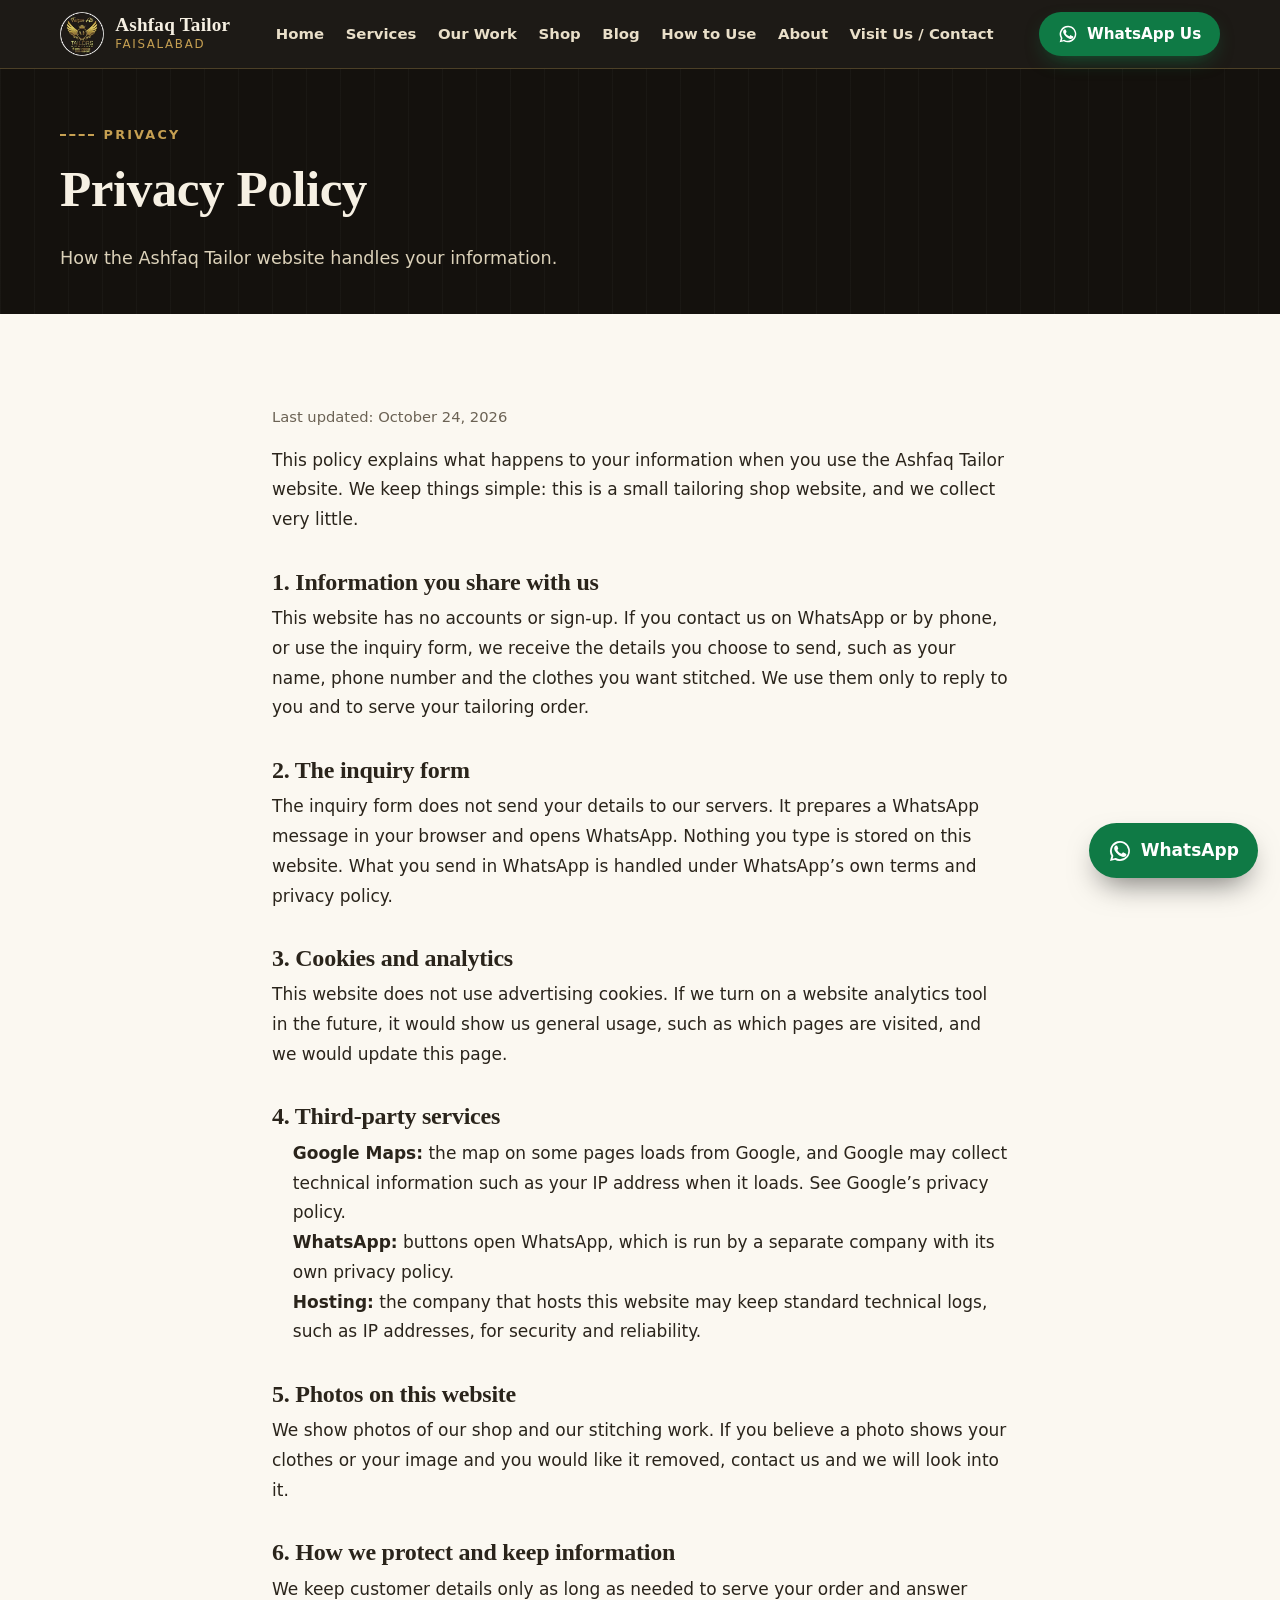
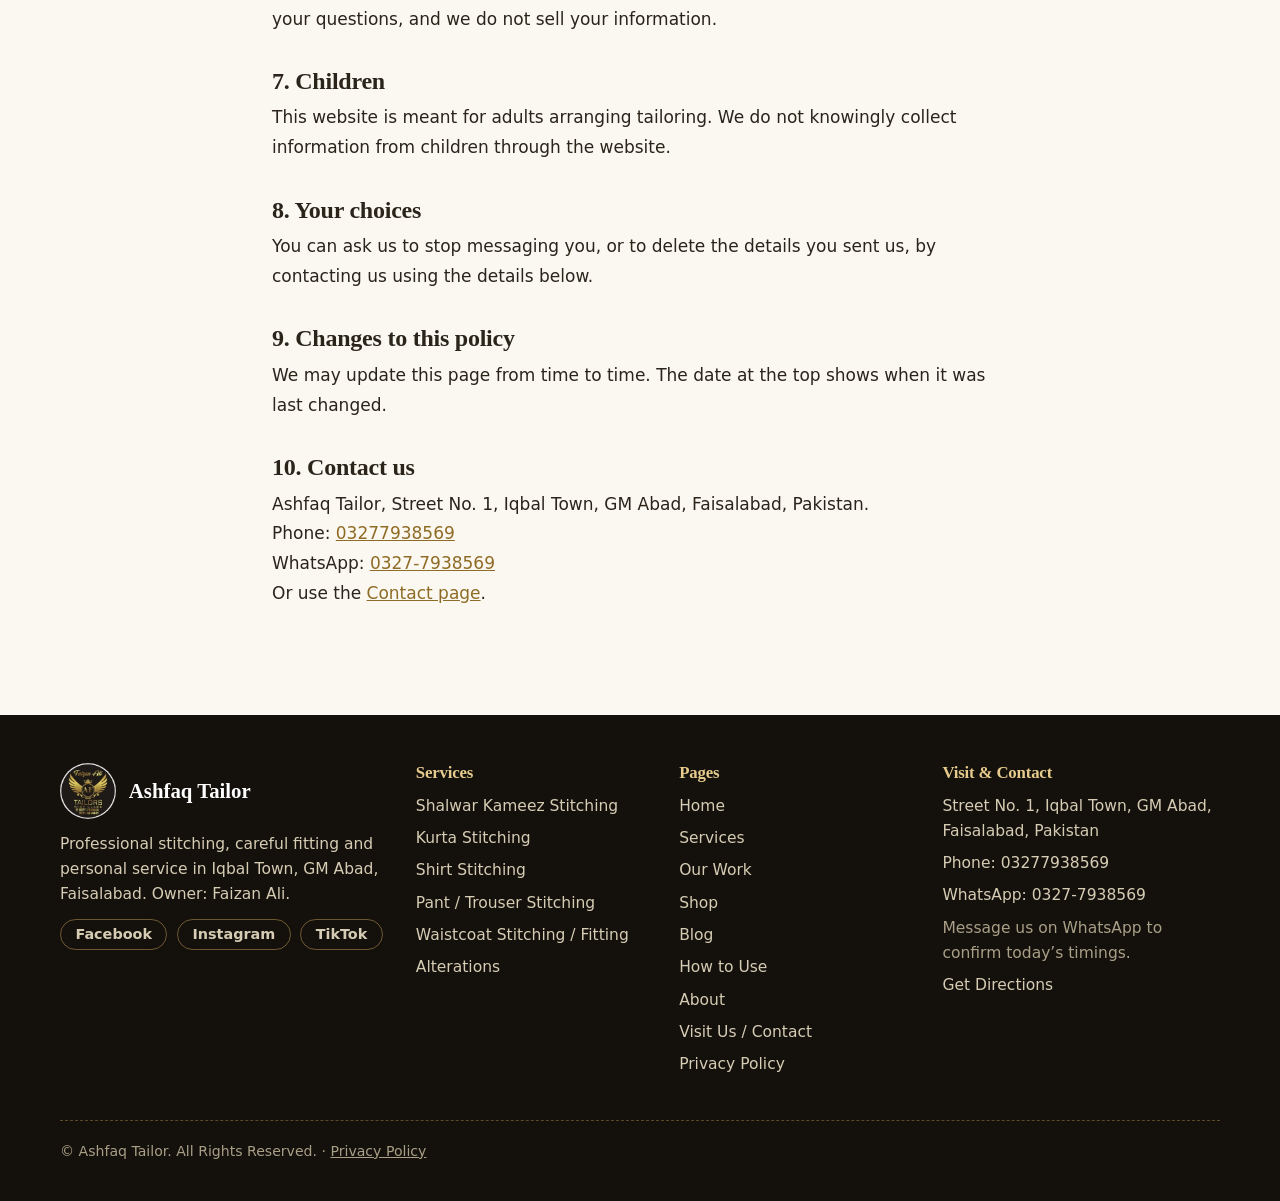
<file: privacy-policy.html>
<!doctype html>
<html lang="en" dir="ltr">
<head>
<meta charset="utf-8">
<meta name="viewport" content="width=device-width, initial-scale=1">
<title>Privacy Policy | Ashfaq Tailor, Faisalabad</title>
<meta name="description" content="Privacy policy for the Ashfaq Tailor website: what information we receive, how the WhatsApp inquiry form works, and which third-party services are used.">
<meta name="robots" content="index,follow,max-image-preview:large,max-snippet:-1">
<link rel="canonical" href="https://YOUR-DOMAIN.com/privacy-policy.html">
<link rel="alternate" hreflang="en-PK" href="https://YOUR-DOMAIN.com/privacy-policy.html">
<link rel="alternate" hreflang="x-default" href="https://YOUR-DOMAIN.com/privacy-policy.html">
<meta name="geo.region" content="PK-PB">
<meta name="geo.placename" content="Iqbal Town, GM Abad, Faisalabad">
<meta name="theme-color" content="#14110d">
<meta property="og:type" content="website">
<meta property="og:site_name" content="Ashfaq Tailor">
<meta property="og:title" content="Privacy Policy | Ashfaq Tailor, Faisalabad">
<meta property="og:description" content="Privacy policy for the Ashfaq Tailor website: what information we receive, how the WhatsApp inquiry form works, and which third-party services are used.">
<meta property="og:url" content="https://YOUR-DOMAIN.com/privacy-policy.html">
<meta property="og:image" content="https://YOUR-DOMAIN.com/images/brand/og-ashfaq-tailor.jpg">
<meta property="og:image:alt" content="Ashfaq Tailor shop front in Iqbal Town, GM Abad, Faisalabad">
<meta property="og:image:width" content="1200">
<meta property="og:image:height" content="630">
<meta property="og:locale" content="en_PK">
<meta name="twitter:card" content="summary_large_image">
<meta name="twitter:title" content="Privacy Policy | Ashfaq Tailor, Faisalabad">
<meta name="twitter:description" content="Privacy policy for the Ashfaq Tailor website: what information we receive, how the WhatsApp inquiry form works, and which third-party services are used.">
<meta name="twitter:image" content="https://YOUR-DOMAIN.com/images/brand/og-ashfaq-tailor.jpg">
<link rel="icon" type="image/png" sizes="32x32" href="images/brand/favicon-32.png">
<link rel="apple-touch-icon" href="images/brand/favicon-180.png">
<link rel="stylesheet" href="css/style.css">
<script>document.documentElement.classList.add("js")</script>
<script type="application/ld+json" id="ld-business">{"@context": "https://schema.org", "@type": "LocalBusiness", "@id": "https://YOUR-DOMAIN.com/#business", "name": "Ashfaq Tailor", "description": "Local tailoring shop in Iqbal Town, GM Abad, Faisalabad for shalwar kameez, kurta, shirt and pant stitching, alterations and custom fitting.", "url": "https://YOUR-DOMAIN.com/", "image": ["https://YOUR-DOMAIN.com/images/shop/ashfaq-tailor-shop-exterior-faisalabad-941.webp", "https://YOUR-DOMAIN.com/images/owner/faizan-ali-ashfaq-tailor-owner-1073.webp"], "logo": "https://YOUR-DOMAIN.com/images/brand/ashfaq-tailor-logo-400.webp", "address": {"@type": "PostalAddress", "streetAddress": "Street No. 1, Iqbal Town, GM Abad", "addressLocality": "Faisalabad", "addressRegion": "Punjab", "addressCountry": "PK"}, "areaServed": {"@type": "City", "name": "Faisalabad"}, "employee": {"@type": "Person", "name": "Faizan Ali", "jobTitle": "Owner"}, "hasOfferCatalog": {"@type": "OfferCatalog", "name": "Tailoring services", "itemListElement": [{"@type": "Offer", "itemOffered": {"@type": "Service", "name": "Shalwar Kameez Stitching"}}, {"@type": "Offer", "itemOffered": {"@type": "Service", "name": "Kurta Stitching"}}, {"@type": "Offer", "itemOffered": {"@type": "Service", "name": "Shirt Stitching"}}, {"@type": "Offer", "itemOffered": {"@type": "Service", "name": "Pant / Trouser Stitching"}}, {"@type": "Offer", "itemOffered": {"@type": "Service", "name": "Waistcoat Stitching / Fitting"}}, {"@type": "Offer", "itemOffered": {"@type": "Service", "name": "Alterations"}}, {"@type": "Offer", "itemOffered": {"@type": "Service", "name": "Custom Fitting"}}, {"@type": "Offer", "itemOffered": {"@type": "Service", "name": "Other Tailoring Services"}}]}}</script>
<script type="application/ld+json">{"@context": "https://schema.org", "@type": "BreadcrumbList", "itemListElement": [{"@type": "ListItem", "position": 1, "name": "Home", "item": "https://YOUR-DOMAIN.com/"}, {"@type": "ListItem", "position": 2, "name": "Privacy Policy", "item": "https://YOUR-DOMAIN.com/privacy-policy.html"}]}</script>
</head>
<body>
<a class="skip" href="#main">Skip to content</a>
<header class="site-header">
 <div class="container">
  <a class="brand" href="index.html" aria-label="Ashfaq Tailor — home"><img src="images/brand/ashfaq-tailor-logo-400.webp" srcset="images/brand/ashfaq-tailor-logo-160.webp 160w, images/brand/ashfaq-tailor-logo-400.webp 400w" sizes="44px" width="400" height="400" alt="Ashfaq Tailor logo" decoding="async" ><span><b>Ashfaq Tailor</b><small>Faisalabad</small></span></a>
  <nav class="nav" aria-label="Main"><a href="index.html">Home</a><a href="services.html">Services</a><a href="our-work.html">Our Work</a><a href="shop.html">Shop</a><a href="blog.html">Blog</a><a href="how-to-use.html">How to Use</a><a href="about.html">About</a><a href="contact.html">Visit Us / Contact</a></nav>
  <a class="btn btn--wa btn--sm header-cta" data-wa href="contact.html"><svg viewBox="0 0 24 24" fill="currentColor" aria-hidden="true"><path d="M17.5 14.4c-.3-.1-1.8-.9-2-1s-.5-.1-.7.1-.8 1-.9 1.1-.3.2-.6.1c-.3-.1-1.2-.4-2.3-1.4-.9-.8-1.4-1.7-1.6-2-.2-.3 0-.5.1-.6l.4-.5c.1-.2.2-.3.3-.5.1-.2 0-.4 0-.5s-.7-1.6-.9-2.2c-.2-.6-.5-.5-.7-.5h-.6c-.2 0-.5.1-.8.4s-1 1-1 2.5 1.1 2.9 1.2 3.1c.1.2 2.1 3.2 5.1 4.5 3 1.3 3 .9 3.6.8.6-.1 1.8-.7 2-1.4.3-.7.3-1.3.2-1.4-.1-.1-.3-.2-.6-.3zM12 2a10 10 0 0 0-8.6 15.1L2 22l5-1.3A10 10 0 1 0 12 2zm0 18.2c-1.5 0-2.9-.4-4.1-1.1l-.3-.2-3 .8.8-2.9-.2-.3A8.2 8.2 0 1 1 12 20.200z"/></svg>WhatsApp Us</a>
  <button class="nav-toggle" aria-expanded="false" aria-controls="mobile-nav" aria-label="Menu"><span></span></button>
 </div>
 <div class="container mobile-nav" id="mobile-nav"><nav aria-label="Mobile"><a href="index.html">Home</a><a href="services.html">Services</a><a href="our-work.html">Our Work</a><a href="shop.html">Shop</a><a href="blog.html">Blog</a><a href="how-to-use.html">How to Use</a><a href="about.html">About</a><a href="contact.html">Visit Us / Contact</a></nav><a class="btn btn--wa" data-wa href="contact.html"><svg viewBox="0 0 24 24" fill="currentColor" aria-hidden="true"><path d="M17.5 14.4c-.3-.1-1.8-.9-2-1s-.5-.1-.7.1-.8 1-.9 1.1-.3.2-.6.1c-.3-.1-1.2-.4-2.3-1.4-.9-.8-1.4-1.7-1.6-2-.2-.3 0-.5.1-.6l.4-.5c.1-.2.2-.3.3-.5.1-.2 0-.4 0-.5s-.7-1.6-.9-2.2c-.2-.6-.5-.5-.7-.5h-.6c-.2 0-.5.1-.8.4s-1 1-1 2.5 1.1 2.9 1.2 3.1c.1.2 2.1 3.2 5.1 4.5 3 1.3 3 .9 3.6.8.6-.1 1.8-.7 2-1.4.3-.7.3-1.3.2-1.4-.1-.1-.3-.2-.6-.3zM12 2a10 10 0 0 0-8.6 15.1L2 22l5-1.3A10 10 0 1 0 12 2zm0 18.2c-1.5 0-2.9-.4-4.1-1.1l-.3-.2-3 .8.8-2.9-.2-.3A8.2 8.2 0 1 1 12 20.200z"/></svg>WhatsApp Us</a></div>
</header>
<main id="main">
<section class="page-hero"><div class="container"><span class="eyebrow">Privacy</span><h1>Privacy Policy</h1><p>How the Ashfaq Tailor website handles your information.</p></div></section><section class="section"><div class="container"><div class="prose"><p class="post-meta">Last updated: October 24, 2026</p>
<p>This policy explains what happens to your information when you use the Ashfaq Tailor website. We keep things simple: this is a small tailoring shop website, and we collect very little.</p>
<h2>1. Information you share with us</h2>
<p>This website has no accounts or sign-up. If you contact us on WhatsApp or by phone, or use the inquiry form, we receive the details you choose to send, such as your name, phone number and the clothes you want stitched. We use them only to reply to you and to serve your tailoring order.</p>
<h2>2. The inquiry form</h2>
<p>The inquiry form does not send your details to our servers. It prepares a WhatsApp message in your browser and opens WhatsApp. Nothing you type is stored on this website. What you send in WhatsApp is handled under WhatsApp’s own terms and privacy policy.</p>
<h2>3. Cookies and analytics</h2>
<p>This website does not use advertising cookies. If we turn on a website analytics tool in the future, it would show us general usage, such as which pages are visited, and we would update this page.</p>
<h2>4. Third-party services</h2>
<ul><li><strong>Google Maps:</strong> the map on some pages loads from Google, and Google may collect technical information such as your IP address when it loads. See Google’s privacy policy.</li>
<li><strong>WhatsApp:</strong> buttons open WhatsApp, which is run by a separate company with its own privacy policy.</li>
<li><strong>Hosting:</strong> the company that hosts this website may keep standard technical logs, such as IP addresses, for security and reliability.</li></ul>
<h2>5. Photos on this website</h2>
<p>We show photos of our shop and our stitching work. If you believe a photo shows your clothes or your image and you would like it removed, contact us and we will look into it.</p>
<h2>6. How we protect and keep information</h2>
<p>We keep customer details only as long as needed to serve your order and answer your questions, and we do not sell your information.</p>
<h2>7. Children</h2>
<p>This website is meant for adults arranging tailoring. We do not knowingly collect information from children through the website.</p>
<h2>8. Your choices</h2>
<p>You can ask us to stop messaging you, or to delete the details you sent us, by contacting us using the details below.</p>
<h2>9. Changes to this policy</h2>
<p>We may update this page from time to time. The date at the top shows when it was last changed.</p>
<h2>10. Contact us</h2>
<p>Ashfaq Tailor, Street No. 1, Iqbal Town, GM Abad, Faisalabad, Pakistan.<br>Phone: <a data-call href="contact.html"><span data-f="phone">0311-4614341</span></a><br>WhatsApp: <a data-wa href="contact.html"><span data-f="whatsapp">0327-7938569</span></a><br>Or use the <a href="contact.html">Contact page</a>.</p></div></div></section></main>
<footer class="site-footer">
 <div class="container">
  <div class="foot-grid">
   <div>
    <div class="foot-brand"><img src="images/brand/ashfaq-tailor-logo-400.webp" srcset="images/brand/ashfaq-tailor-logo-160.webp 160w, images/brand/ashfaq-tailor-logo-400.webp 400w" sizes="56px" width="400" height="400" alt="Ashfaq Tailor logo" loading="lazy" decoding="async" ><b>Ashfaq Tailor</b></div>
    <p>Professional stitching, careful fitting and personal service in Iqbal Town, GM Abad, Faisalabad. Owner: <span data-f="owner">Faizan Ali</span>.</p>
    <ul class="social" data-social-wrap hidden>
     <li><a data-social="facebook" href="#">Facebook</a></li><li><a data-social="instagram" href="#">Instagram</a></li><li><a data-social="tiktok" href="#">TikTok</a></li>
    </ul>
   </div>
   <div><h3>Services</h3><ul><li><a href="services.html#shalwar-kameez">Shalwar Kameez Stitching</a></li><li><a href="services.html#kurta">Kurta Stitching</a></li><li><a href="services.html#shirt">Shirt Stitching</a></li><li><a href="services.html#pant">Pant / Trouser Stitching</a></li><li><a href="services.html#waistcoat">Waistcoat Stitching / Fitting</a></li><li><a href="services.html#alterations">Alterations</a></li></ul></div>
   <div><h3>Pages</h3><ul><li><a href="index.html">Home</a></li><li><a href="services.html">Services</a></li><li><a href="our-work.html">Our Work</a></li><li><a href="shop.html">Shop</a></li><li><a href="blog.html">Blog</a></li><li><a href="how-to-use.html">How to Use</a></li><li><a href="about.html">About</a></li><li><a href="contact.html">Visit Us / Contact</a></li><li><a href="privacy-policy.html">Privacy Policy</a></li></ul></div>
   <div data-loc="footer">
    <h3>Visit &amp; Contact</h3>
    <ul>
     <li>Street No. 1, Iqbal Town, GM Abad, Faisalabad, Pakistan</li>
     <li>Phone: <a data-call href="contact.html"><span data-f="phone">0311-4614341</span></a></li>
     <li>WhatsApp: <a data-wa href="contact.html"><span data-f="whatsapp">0327-7938569</span></a></li>
     <li data-hours></li>
     <li><a data-directions href="contact.html">Get Directions</a></li>
    </ul>
   </div>
  </div>
  <p class="copy">© Ashfaq Tailor. All Rights Reserved. · <a href="privacy-policy.html">Privacy Policy</a></p>
 </div>
</footer>
<div class="mobile-bar" data-loc="mobile-bar" role="navigation" aria-label="Quick contact">
 <a class="wa" data-wa href="contact.html"><svg viewBox="0 0 24 24" fill="currentColor" aria-hidden="true"><path d="M17.5 14.4c-.3-.1-1.8-.9-2-1s-.5-.1-.7.1-.8 1-.9 1.1-.3.2-.6.1c-.3-.1-1.2-.4-2.3-1.4-.9-.8-1.4-1.7-1.6-2-.2-.3 0-.5.1-.6l.4-.5c.1-.2.2-.3.3-.5.1-.2 0-.4 0-.5s-.7-1.6-.9-2.2c-.2-.6-.5-.5-.7-.5h-.6c-.2 0-.5.1-.8.4s-1 1-1 2.5 1.1 2.9 1.2 3.1c.1.2 2.1 3.2 5.1 4.5 3 1.3 3 .9 3.6.8.6-.1 1.8-.7 2-1.4.3-.7.3-1.3.2-1.4-.1-.1-.3-.2-.6-.3zM12 2a10 10 0 0 0-8.6 15.1L2 22l5-1.3A10 10 0 1 0 12 2zm0 18.2c-1.5 0-2.9-.4-4.1-1.1l-.3-.2-3 .8.8-2.9-.2-.3A8.2 8.2 0 1 1 12 20.200z"/></svg>WhatsApp</a>
 <a data-call href="contact.html"><svg viewBox="0 0 24 24" fill="none" stroke="currentColor" stroke-width="1.8" stroke-linecap="round" stroke-linejoin="round" aria-hidden="true"><path d="M22 16.9v3a2 2 0 0 1-2.2 2 19.8 19.8 0 0 1-8.6-3.1 19.5 19.5 0 0 1-6-6A19.8 19.8 0 0 1 2.1 4.2 2 2 0 0 1 4.1 2h3a2 2 0 0 1 2 1.7c.1 1 .4 1.9.7 2.8a2 2 0 0 1-.5 2.1L8.1 9.9a16 16 0 0 0 6 6l1.3-1.3a2 2 0 0 1 2.1-.4c.9.3 1.8.6 2.8.7a2 2 0 0 1 1.7 2z"/></svg>Call</a>
 <a data-directions href="contact.html"><svg viewBox="0 0 24 24" fill="none" stroke="currentColor" stroke-width="1.8" stroke-linecap="round" stroke-linejoin="round" aria-hidden="true"><path d="M21 10c0 7-9 13-9 13S3 17 3 10a9 9 0 0 1 18 0z"/><circle cx="12" cy="10" r="3"/></svg>Directions</a>
</div>
<a class="wa-float" data-wa data-loc="floating-button" href="contact.html" aria-label="Chat on WhatsApp"><svg viewBox="0 0 24 24" fill="currentColor" aria-hidden="true"><path d="M17.5 14.4c-.3-.1-1.8-.9-2-1s-.5-.1-.7.1-.8 1-.9 1.1-.3.2-.6.1c-.3-.1-1.2-.4-2.3-1.4-.9-.8-1.4-1.7-1.6-2-.2-.3 0-.5.1-.6l.4-.5c.1-.2.2-.3.3-.5.1-.2 0-.4 0-.5s-.7-1.6-.9-2.2c-.2-.6-.5-.5-.7-.5h-.6c-.2 0-.5.1-.8.4s-1 1-1 2.5 1.1 2.9 1.2 3.1c.1.2 2.1 3.2 5.1 4.5 3 1.3 3 .9 3.6.8.6-.1 1.8-.7 2-1.4.3-.7.3-1.3.2-1.4-.1-.1-.3-.2-.6-.3zM12 2a10 10 0 0 0-8.6 15.1L2 22l5-1.3A10 10 0 1 0 12 2zm0 18.2c-1.5 0-2.9-.4-4.1-1.1l-.3-.2-3 .8.8-2.9-.2-.3A8.2 8.2 0 1 1 12 20.200z"/></svg><span>WhatsApp</span></a>
<script src="js/site-config.js"></script>
<script src="js/main.js" defer></script>
</body>
</html>
</file>
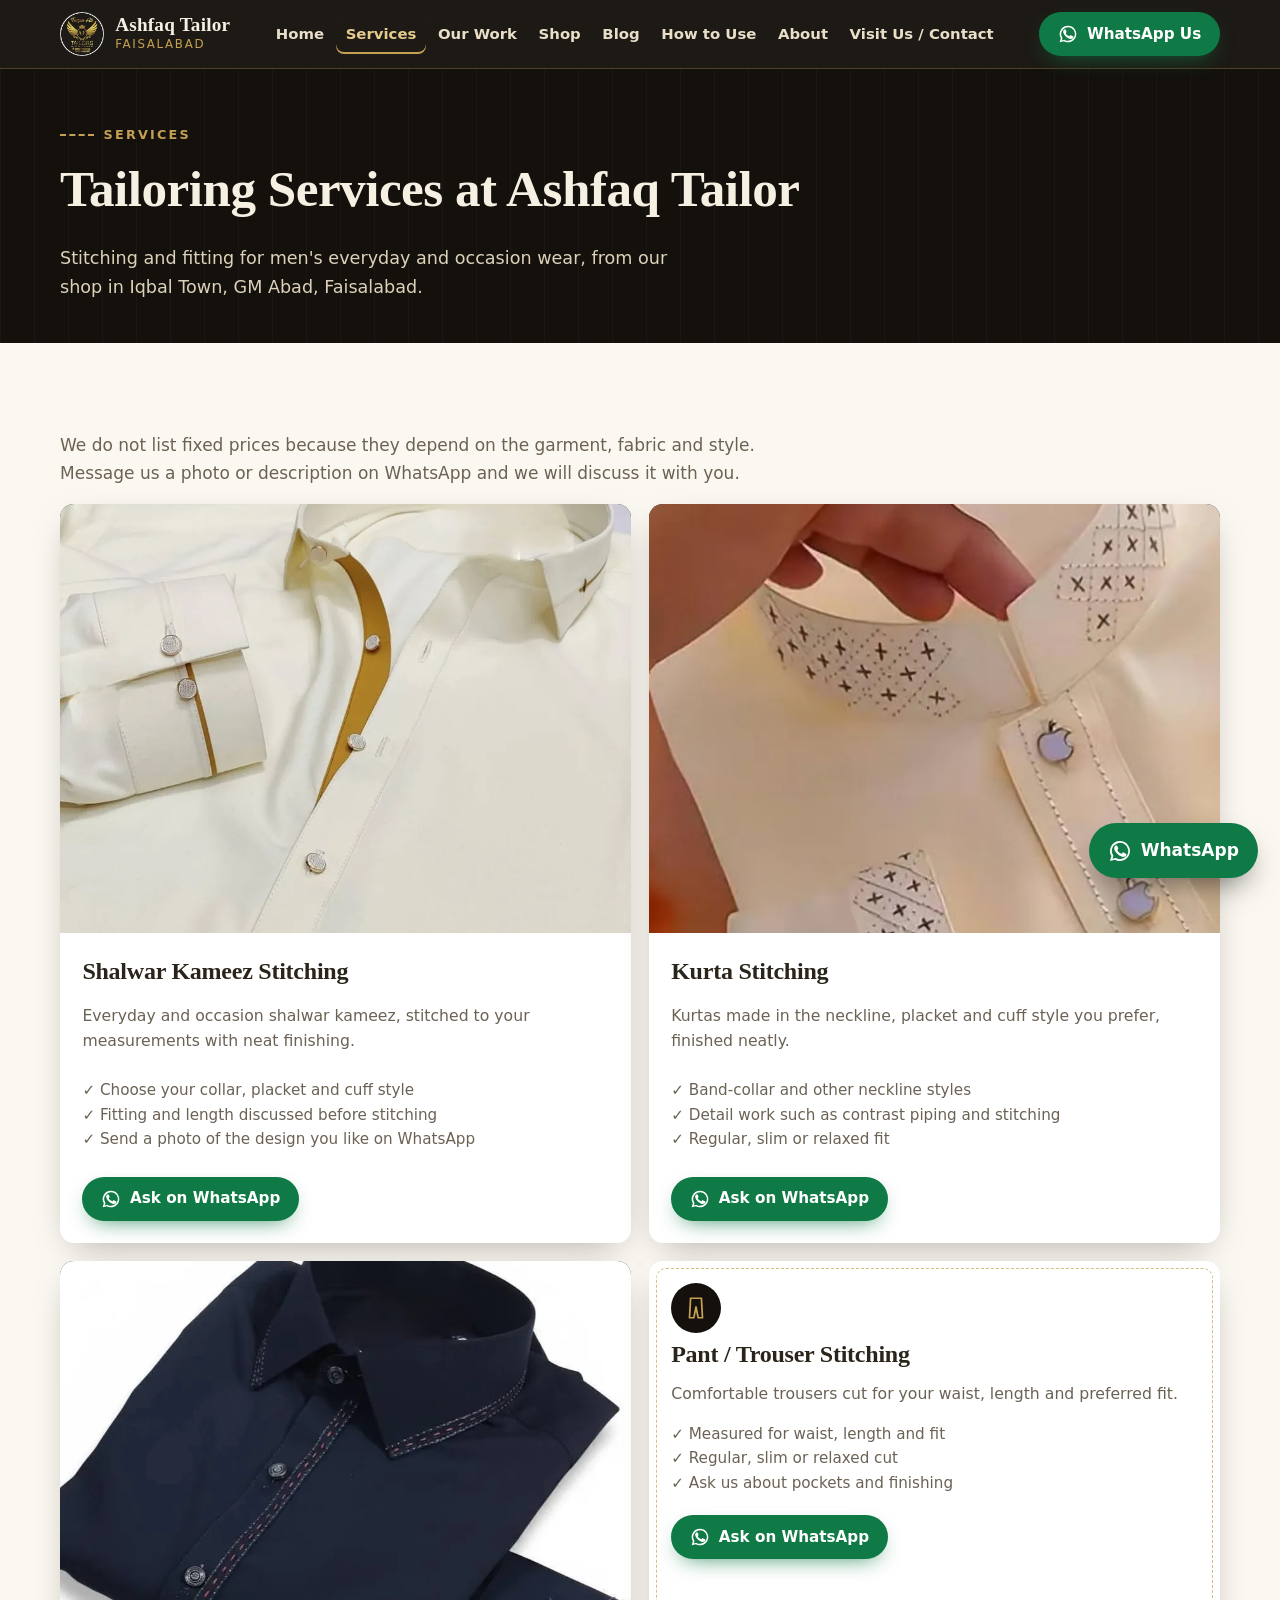
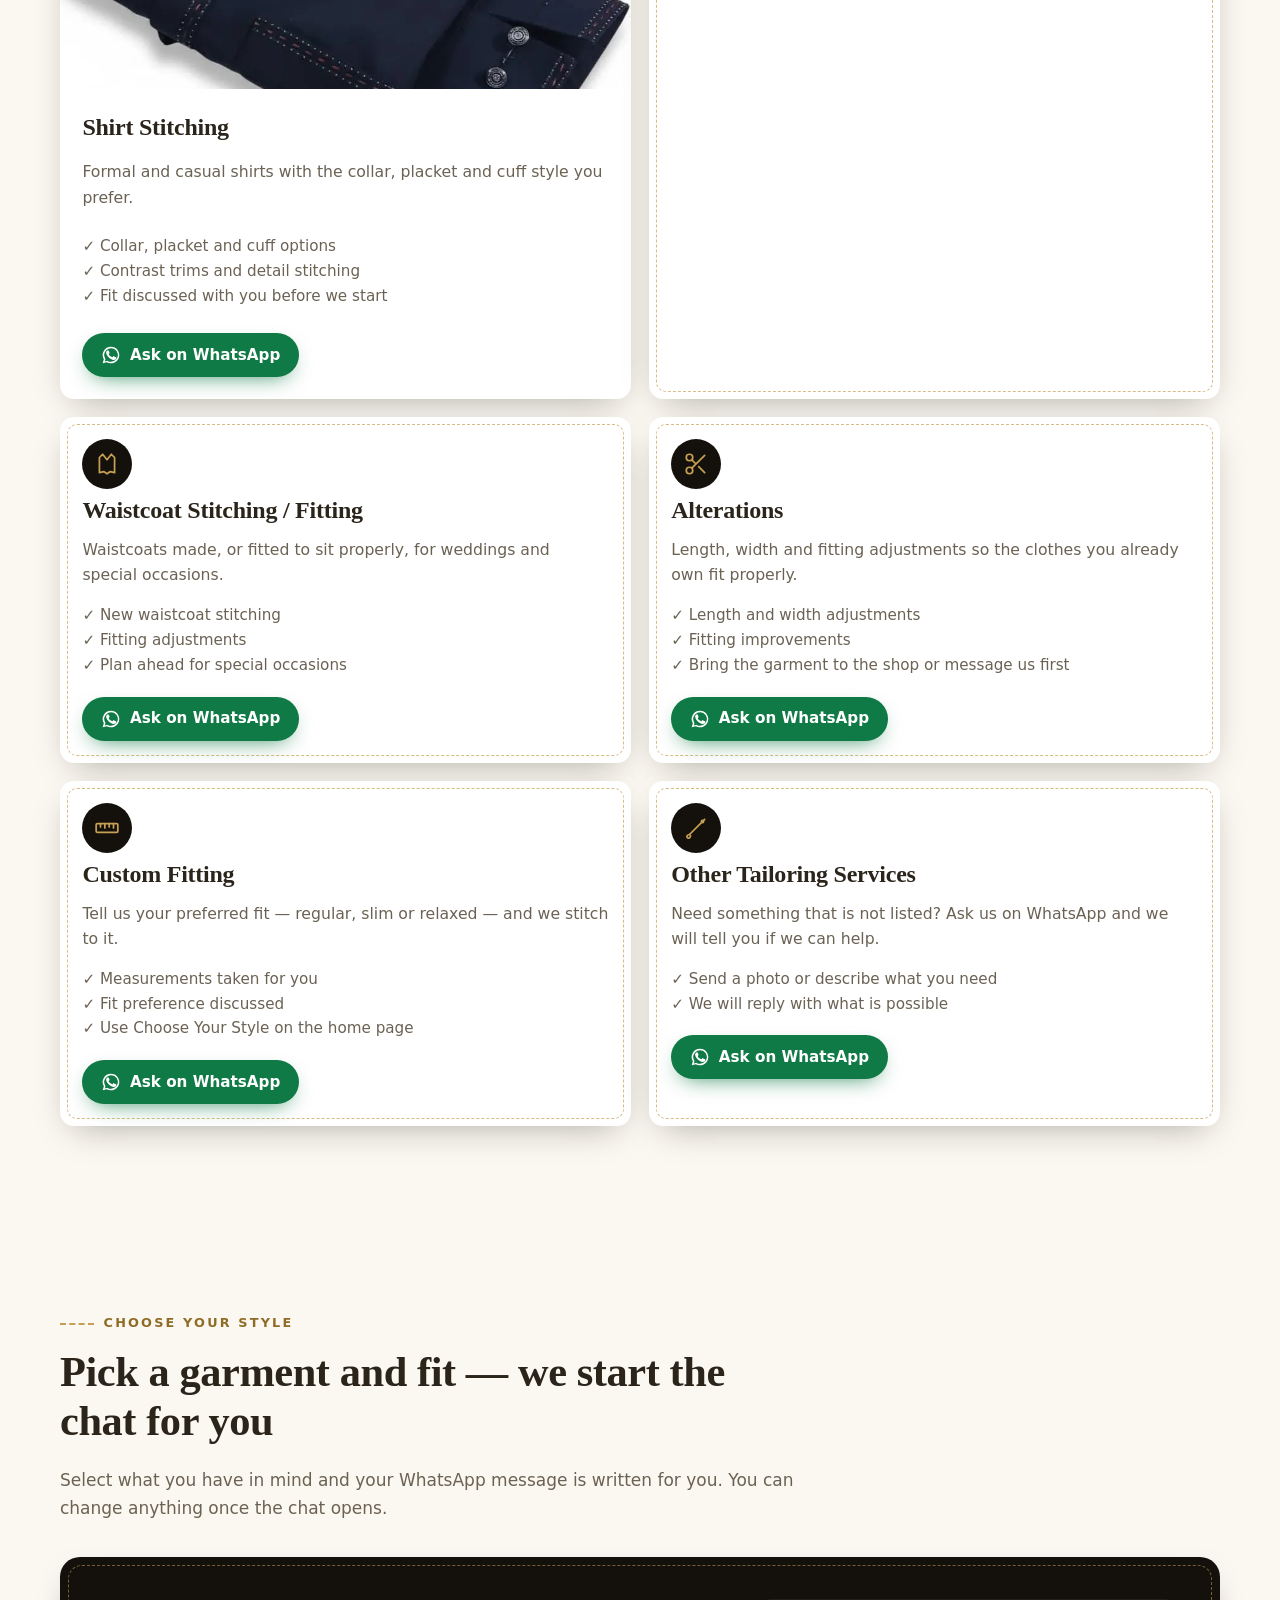
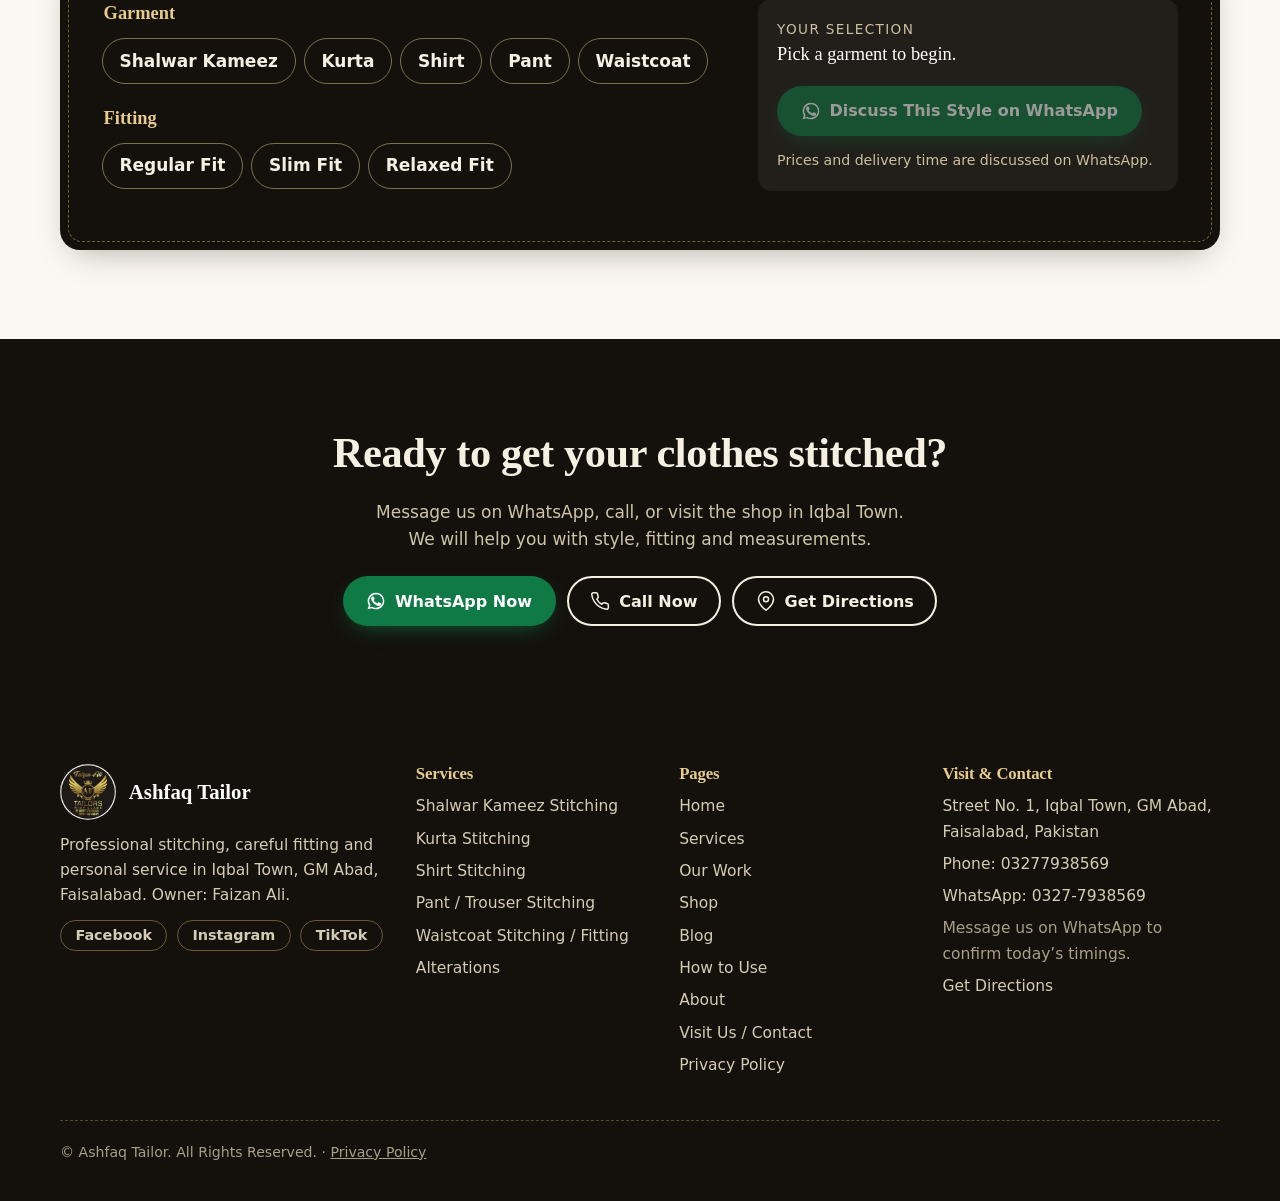
<file: services.html>
<!doctype html>
<html lang="en" dir="ltr">
<head>
<meta charset="utf-8">
<meta name="viewport" content="width=device-width, initial-scale=1">
<title>Tailoring Services in Faisalabad | Ashfaq Tailor, Iqbal Town</title>
<meta name="description" content="Shalwar kameez, kurta, shirt and pant stitching, waistcoat fitting and alterations at Ashfaq Tailor, Iqbal Town, GM Abad, Faisalabad. Ask on WhatsApp.">
<meta name="robots" content="index,follow,max-image-preview:large,max-snippet:-1">
<link rel="canonical" href="https://YOUR-DOMAIN.com/services.html">
<link rel="alternate" hreflang="en-PK" href="https://YOUR-DOMAIN.com/services.html">
<link rel="alternate" hreflang="x-default" href="https://YOUR-DOMAIN.com/services.html">
<meta name="geo.region" content="PK-PB">
<meta name="geo.placename" content="Iqbal Town, GM Abad, Faisalabad">
<meta name="theme-color" content="#14110d">
<meta property="og:type" content="website">
<meta property="og:site_name" content="Ashfaq Tailor">
<meta property="og:title" content="Tailoring Services in Faisalabad | Ashfaq Tailor, Iqbal Town">
<meta property="og:description" content="Shalwar kameez, kurta, shirt and pant stitching, waistcoat fitting and alterations at Ashfaq Tailor, Iqbal Town, GM Abad, Faisalabad. Ask on WhatsApp.">
<meta property="og:url" content="https://YOUR-DOMAIN.com/services.html">
<meta property="og:image" content="https://YOUR-DOMAIN.com/images/brand/og-ashfaq-tailor.jpg">
<meta property="og:image:alt" content="Ashfaq Tailor shop front in Iqbal Town, GM Abad, Faisalabad">
<meta property="og:image:width" content="1200">
<meta property="og:image:height" content="630">
<meta property="og:locale" content="en_PK">
<meta name="twitter:card" content="summary_large_image">
<meta name="twitter:title" content="Tailoring Services in Faisalabad | Ashfaq Tailor, Iqbal Town">
<meta name="twitter:description" content="Shalwar kameez, kurta, shirt and pant stitching, waistcoat fitting and alterations at Ashfaq Tailor, Iqbal Town, GM Abad, Faisalabad. Ask on WhatsApp.">
<meta name="twitter:image" content="https://YOUR-DOMAIN.com/images/brand/og-ashfaq-tailor.jpg">
<link rel="icon" type="image/png" sizes="32x32" href="images/brand/favicon-32.png">
<link rel="apple-touch-icon" href="images/brand/favicon-180.png">
<link rel="stylesheet" href="css/style.css">
<script>document.documentElement.classList.add("js")</script>
<script type="application/ld+json" id="ld-business">{"@context": "https://schema.org", "@type": "LocalBusiness", "@id": "https://YOUR-DOMAIN.com/#business", "name": "Ashfaq Tailor", "description": "Local tailoring shop in Iqbal Town, GM Abad, Faisalabad for shalwar kameez, kurta, shirt and pant stitching, alterations and custom fitting.", "url": "https://YOUR-DOMAIN.com/", "image": ["https://YOUR-DOMAIN.com/images/shop/ashfaq-tailor-shop-exterior-faisalabad-941.webp", "https://YOUR-DOMAIN.com/images/owner/faizan-ali-ashfaq-tailor-owner-1073.webp"], "logo": "https://YOUR-DOMAIN.com/images/brand/ashfaq-tailor-logo-400.webp", "address": {"@type": "PostalAddress", "streetAddress": "Street No. 1, Iqbal Town, GM Abad", "addressLocality": "Faisalabad", "addressRegion": "Punjab", "addressCountry": "PK"}, "areaServed": {"@type": "City", "name": "Faisalabad"}, "employee": {"@type": "Person", "name": "Faizan Ali", "jobTitle": "Owner"}, "hasOfferCatalog": {"@type": "OfferCatalog", "name": "Tailoring services", "itemListElement": [{"@type": "Offer", "itemOffered": {"@type": "Service", "name": "Shalwar Kameez Stitching"}}, {"@type": "Offer", "itemOffered": {"@type": "Service", "name": "Kurta Stitching"}}, {"@type": "Offer", "itemOffered": {"@type": "Service", "name": "Shirt Stitching"}}, {"@type": "Offer", "itemOffered": {"@type": "Service", "name": "Pant / Trouser Stitching"}}, {"@type": "Offer", "itemOffered": {"@type": "Service", "name": "Waistcoat Stitching / Fitting"}}, {"@type": "Offer", "itemOffered": {"@type": "Service", "name": "Alterations"}}, {"@type": "Offer", "itemOffered": {"@type": "Service", "name": "Custom Fitting"}}, {"@type": "Offer", "itemOffered": {"@type": "Service", "name": "Other Tailoring Services"}}]}}</script>
<script type="application/ld+json">{"@context": "https://schema.org", "@type": "BreadcrumbList", "itemListElement": [{"@type": "ListItem", "position": 1, "name": "Home", "item": "https://YOUR-DOMAIN.com/"}, {"@type": "ListItem", "position": 2, "name": "Services", "item": "https://YOUR-DOMAIN.com/services.html"}]}</script>
</head>
<body>
<a class="skip" href="#main">Skip to content</a>
<header class="site-header">
 <div class="container">
  <a class="brand" href="index.html" aria-label="Ashfaq Tailor — home"><img src="images/brand/ashfaq-tailor-logo-400.webp" srcset="images/brand/ashfaq-tailor-logo-160.webp 160w, images/brand/ashfaq-tailor-logo-400.webp 400w" sizes="44px" width="400" height="400" alt="Ashfaq Tailor logo" decoding="async" ><span><b>Ashfaq Tailor</b><small>Faisalabad</small></span></a>
  <nav class="nav" aria-label="Main"><a href="index.html">Home</a><a href="services.html" aria-current="page">Services</a><a href="our-work.html">Our Work</a><a href="shop.html">Shop</a><a href="blog.html">Blog</a><a href="how-to-use.html">How to Use</a><a href="about.html">About</a><a href="contact.html">Visit Us / Contact</a></nav>
  <a class="btn btn--wa btn--sm header-cta" data-wa href="contact.html"><svg viewBox="0 0 24 24" fill="currentColor" aria-hidden="true"><path d="M17.5 14.4c-.3-.1-1.8-.9-2-1s-.5-.1-.7.1-.8 1-.9 1.1-.3.2-.6.1c-.3-.1-1.2-.4-2.3-1.4-.9-.8-1.4-1.7-1.6-2-.2-.3 0-.5.1-.6l.4-.5c.1-.2.2-.3.3-.5.1-.2 0-.4 0-.5s-.7-1.6-.9-2.2c-.2-.6-.5-.5-.7-.5h-.6c-.2 0-.5.1-.8.4s-1 1-1 2.5 1.1 2.9 1.2 3.1c.1.2 2.1 3.2 5.1 4.5 3 1.3 3 .9 3.6.8.6-.1 1.8-.7 2-1.4.3-.7.3-1.3.2-1.4-.1-.1-.3-.2-.6-.3zM12 2a10 10 0 0 0-8.6 15.1L2 22l5-1.3A10 10 0 1 0 12 2zm0 18.2c-1.5 0-2.9-.4-4.1-1.1l-.3-.2-3 .8.8-2.9-.2-.3A8.2 8.2 0 1 1 12 20.200z"/></svg>WhatsApp Us</a>
  <button class="nav-toggle" aria-expanded="false" aria-controls="mobile-nav" aria-label="Menu"><span></span></button>
 </div>
 <div class="container mobile-nav" id="mobile-nav"><nav aria-label="Mobile"><a href="index.html">Home</a><a href="services.html">Services</a><a href="our-work.html">Our Work</a><a href="shop.html">Shop</a><a href="blog.html">Blog</a><a href="how-to-use.html">How to Use</a><a href="about.html">About</a><a href="contact.html">Visit Us / Contact</a></nav><a class="btn btn--wa" data-wa href="contact.html"><svg viewBox="0 0 24 24" fill="currentColor" aria-hidden="true"><path d="M17.5 14.4c-.3-.1-1.8-.9-2-1s-.5-.1-.7.1-.8 1-.9 1.1-.3.2-.6.1c-.3-.1-1.2-.4-2.3-1.4-.9-.8-1.4-1.7-1.6-2-.2-.3 0-.5.1-.6l.4-.5c.1-.2.2-.3.3-.5.1-.2 0-.4 0-.5s-.7-1.6-.9-2.2c-.2-.6-.5-.5-.7-.5h-.6c-.2 0-.5.1-.8.4s-1 1-1 2.5 1.1 2.9 1.2 3.1c.1.2 2.1 3.2 5.1 4.5 3 1.3 3 .9 3.6.8.6-.1 1.8-.7 2-1.4.3-.7.3-1.3.2-1.4-.1-.1-.3-.2-.6-.3zM12 2a10 10 0 0 0-8.6 15.1L2 22l5-1.3A10 10 0 1 0 12 2zm0 18.2c-1.5 0-2.9-.4-4.1-1.1l-.3-.2-3 .8.8-2.9-.2-.3A8.2 8.2 0 1 1 12 20.200z"/></svg>WhatsApp Us</a></div>
</header>
<main id="main">
<section class="page-hero"><div class="container"><span class="eyebrow">Services</span><h1>Tailoring Services at Ashfaq Tailor</h1><p>Stitching and fitting for men's everyday and occasion wear, from our shop in Iqbal Town, GM Abad, Faisalabad.</p></div></section>
<section class="section" data-loc="services-list"><div class="container">
<p class="muted reveal" style="max-width:44rem">We do not list fixed prices because they depend on the garment, fabric and style. Message us a photo or description on WhatsApp and we will discuss it with you.</p>
<div class="svc-detail"><article class="card card--img reveal" id="shalwar-kameez"><div class="card-img"><img src="images/portfolio/ashfaq-tailor-shalwar-kameez-cream-gold-placket-faisalabad-900.webp" srcset="images/portfolio/ashfaq-tailor-shalwar-kameez-cream-gold-placket-faisalabad-480.webp 480w, images/portfolio/ashfaq-tailor-shalwar-kameez-cream-gold-placket-faisalabad-900.webp 900w" sizes="(min-width:760px) 50vw, 100vw" width="900" height="1133" alt="Cream shalwar kameez with a gold contrast placket and cuff" loading="lazy" decoding="async" ></div><div class="card-body"><h2 style="font-size:1.5rem">Shalwar Kameez Stitching</h2><p>Everyday and occasion shalwar kameez, stitched to your measurements with neat finishing.</p><ul class="muted" style="margin:.2rem 0 .8rem;font-size:.95rem"><li>✓ Choose your collar, placket and cuff style</li><li>✓ Fitting and length discussed before stitching</li><li>✓ Send a photo of the design you like on WhatsApp</li></ul><a class="btn btn--wa btn--sm" data-wa data-msg="Assalam-o-Alaikum Ashfaq Tailor, I would like to ask about Shalwar Kameez Stitching." href="contact.html"><svg viewBox="0 0 24 24" fill="currentColor" aria-hidden="true"><path d="M17.5 14.4c-.3-.1-1.8-.9-2-1s-.5-.1-.7.1-.8 1-.9 1.1-.3.2-.6.1c-.3-.1-1.2-.4-2.3-1.4-.9-.8-1.4-1.7-1.6-2-.2-.3 0-.5.1-.6l.4-.5c.1-.2.2-.3.3-.5.1-.2 0-.4 0-.5s-.7-1.6-.9-2.2c-.2-.6-.5-.5-.7-.5h-.6c-.2 0-.5.1-.8.4s-1 1-1 2.5 1.1 2.9 1.2 3.1c.1.2 2.1 3.2 5.1 4.5 3 1.3 3 .9 3.6.8.6-.1 1.8-.7 2-1.4.3-.7.3-1.3.2-1.4-.1-.1-.3-.2-.6-.3zM12 2a10 10 0 0 0-8.6 15.1L2 22l5-1.3A10 10 0 1 0 12 2zm0 18.2c-1.5 0-2.9-.4-4.1-1.1l-.3-.2-3 .8.8-2.9-.2-.3A8.2 8.2 0 1 1 12 20.200z"/></svg>Ask on WhatsApp</a></div></article><article class="card card--img reveal" id="kurta"><div class="card-img"><img src="images/portfolio/ashfaq-tailor-kurta-cream-cross-stitch-collar-faisalabad-608.webp" srcset="images/portfolio/ashfaq-tailor-kurta-cream-cross-stitch-collar-faisalabad-480.webp 480w, images/portfolio/ashfaq-tailor-kurta-cream-cross-stitch-collar-faisalabad-608.webp 608w" sizes="(min-width:760px) 50vw, 100vw" width="608" height="1060" alt="Cream kurta collar with small cross-stitch patterns" loading="lazy" decoding="async" ></div><div class="card-body"><h2 style="font-size:1.5rem">Kurta Stitching</h2><p>Kurtas made in the neckline, placket and cuff style you prefer, finished neatly.</p><ul class="muted" style="margin:.2rem 0 .8rem;font-size:.95rem"><li>✓ Band-collar and other neckline styles</li><li>✓ Detail work such as contrast piping and stitching</li><li>✓ Regular, slim or relaxed fit</li></ul><a class="btn btn--wa btn--sm" data-wa data-msg="Assalam-o-Alaikum Ashfaq Tailor, I would like to ask about Kurta Stitching." href="contact.html"><svg viewBox="0 0 24 24" fill="currentColor" aria-hidden="true"><path d="M17.5 14.4c-.3-.1-1.8-.9-2-1s-.5-.1-.7.1-.8 1-.9 1.1-.3.2-.6.1c-.3-.1-1.2-.4-2.3-1.4-.9-.8-1.4-1.7-1.6-2-.2-.3 0-.5.1-.6l.4-.5c.1-.2.2-.3.3-.5.1-.2 0-.4 0-.5s-.7-1.6-.9-2.2c-.2-.6-.5-.5-.7-.5h-.6c-.2 0-.5.1-.8.4s-1 1-1 2.5 1.1 2.9 1.2 3.1c.1.2 2.1 3.2 5.1 4.5 3 1.3 3 .9 3.6.8.6-.1 1.8-.7 2-1.4.3-.7.3-1.3.2-1.4-.1-.1-.3-.2-.6-.3zM12 2a10 10 0 0 0-8.6 15.1L2 22l5-1.3A10 10 0 1 0 12 2zm0 18.2c-1.5 0-2.9-.4-4.1-1.1l-.3-.2-3 .8.8-2.9-.2-.3A8.2 8.2 0 1 1 12 20.200z"/></svg>Ask on WhatsApp</a></div></article><article class="card card--img reveal" id="shirt"><div class="card-img"><img src="images/portfolio/ashfaq-tailor-shirt-navy-contrast-stitch-faisalabad-900.webp" srcset="images/portfolio/ashfaq-tailor-shirt-navy-contrast-stitch-faisalabad-480.webp 480w, images/portfolio/ashfaq-tailor-shirt-navy-contrast-stitch-faisalabad-900.webp 900w" sizes="(min-width:760px) 50vw, 100vw" width="900" height="900" alt="Navy shirt with red and white contrast stitch trim" loading="lazy" decoding="async" ></div><div class="card-body"><h2 style="font-size:1.5rem">Shirt Stitching</h2><p>Formal and casual shirts with the collar, placket and cuff style you prefer.</p><ul class="muted" style="margin:.2rem 0 .8rem;font-size:.95rem"><li>✓ Collar, placket and cuff options</li><li>✓ Contrast trims and detail stitching</li><li>✓ Fit discussed with you before we start</li></ul><a class="btn btn--wa btn--sm" data-wa data-msg="Assalam-o-Alaikum Ashfaq Tailor, I would like to ask about Shirt Stitching." href="contact.html"><svg viewBox="0 0 24 24" fill="currentColor" aria-hidden="true"><path d="M17.5 14.4c-.3-.1-1.8-.9-2-1s-.5-.1-.7.1-.8 1-.9 1.1-.3.2-.6.1c-.3-.1-1.2-.4-2.3-1.4-.9-.8-1.4-1.7-1.6-2-.2-.3 0-.5.1-.6l.4-.5c.1-.2.2-.3.3-.5.1-.2 0-.4 0-.5s-.7-1.6-.9-2.2c-.2-.6-.5-.5-.7-.5h-.6c-.2 0-.5.1-.8.4s-1 1-1 2.5 1.1 2.9 1.2 3.1c.1.2 2.1 3.2 5.1 4.5 3 1.3 3 .9 3.6.8.6-.1 1.8-.7 2-1.4.3-.7.3-1.3.2-1.4-.1-.1-.3-.2-.6-.3zM12 2a10 10 0 0 0-8.6 15.1L2 22l5-1.3A10 10 0 1 0 12 2zm0 18.2c-1.5 0-2.9-.4-4.1-1.1l-.3-.2-3 .8.8-2.9-.2-.3A8.2 8.2 0 1 1 12 20.200z"/></svg>Ask on WhatsApp</a></div></article><article class="card  reveal" id="pant"><div class=""><span class="icon"><svg viewBox="0 0 24 24" aria-hidden="true"><path d="M7 3h10l1 18h-4l-2-10-2 10H6z"/></svg></span><h2 style="font-size:1.5rem">Pant / Trouser Stitching</h2><p>Comfortable trousers cut for your waist, length and preferred fit.</p><ul class="muted" style="margin:.2rem 0 .8rem;font-size:.95rem"><li>✓ Measured for waist, length and fit</li><li>✓ Regular, slim or relaxed cut</li><li>✓ Ask us about pockets and finishing</li></ul><a class="btn btn--wa btn--sm" data-wa data-msg="Assalam-o-Alaikum Ashfaq Tailor, I would like to ask about Pant / Trouser Stitching." href="contact.html"><svg viewBox="0 0 24 24" fill="currentColor" aria-hidden="true"><path d="M17.5 14.4c-.3-.1-1.8-.9-2-1s-.5-.1-.7.1-.8 1-.9 1.1-.3.2-.6.1c-.3-.1-1.2-.4-2.3-1.4-.9-.8-1.4-1.7-1.6-2-.2-.3 0-.5.1-.6l.4-.5c.1-.2.2-.3.3-.5.1-.2 0-.4 0-.5s-.7-1.6-.9-2.2c-.2-.6-.5-.5-.7-.5h-.6c-.2 0-.5.1-.8.4s-1 1-1 2.5 1.1 2.9 1.2 3.1c.1.2 2.1 3.2 5.1 4.5 3 1.3 3 .9 3.6.8.6-.1 1.8-.7 2-1.4.3-.7.3-1.3.2-1.4-.1-.1-.3-.2-.6-.3zM12 2a10 10 0 0 0-8.6 15.1L2 22l5-1.3A10 10 0 1 0 12 2zm0 18.2c-1.5 0-2.9-.4-4.1-1.1l-.3-.2-3 .8.8-2.9-.2-.3A8.2 8.2 0 1 1 12 20.200z"/></svg>Ask on WhatsApp</a></div></article><article class="card  reveal" id="waistcoat"><div class=""><span class="icon"><svg viewBox="0 0 24 24" aria-hidden="true"><path d="M8 3l4 5 4-5 3 3v14l-4-1-3 2-3-2-4 1V6z"/></svg></span><h2 style="font-size:1.5rem">Waistcoat Stitching / Fitting</h2><p>Waistcoats made, or fitted to sit properly, for weddings and special occasions.</p><ul class="muted" style="margin:.2rem 0 .8rem;font-size:.95rem"><li>✓ New waistcoat stitching</li><li>✓ Fitting adjustments</li><li>✓ Plan ahead for special occasions</li></ul><a class="btn btn--wa btn--sm" data-wa data-msg="Assalam-o-Alaikum Ashfaq Tailor, I would like to ask about Waistcoat Stitching / Fitting." href="contact.html"><svg viewBox="0 0 24 24" fill="currentColor" aria-hidden="true"><path d="M17.5 14.4c-.3-.1-1.8-.9-2-1s-.5-.1-.7.1-.8 1-.9 1.1-.3.2-.6.1c-.3-.1-1.2-.4-2.3-1.4-.9-.8-1.4-1.7-1.6-2-.2-.3 0-.5.1-.6l.4-.5c.1-.2.2-.3.3-.5.1-.2 0-.4 0-.5s-.7-1.6-.9-2.2c-.2-.6-.5-.5-.7-.5h-.6c-.2 0-.5.1-.8.4s-1 1-1 2.5 1.1 2.9 1.2 3.1c.1.2 2.1 3.2 5.1 4.5 3 1.3 3 .9 3.6.8.6-.1 1.8-.7 2-1.4.3-.7.3-1.3.2-1.4-.1-.1-.3-.2-.6-.3zM12 2a10 10 0 0 0-8.6 15.1L2 22l5-1.3A10 10 0 1 0 12 2zm0 18.2c-1.5 0-2.9-.4-4.1-1.1l-.3-.2-3 .8.8-2.9-.2-.3A8.2 8.2 0 1 1 12 20.200z"/></svg>Ask on WhatsApp</a></div></article><article class="card  reveal" id="alterations"><div class=""><span class="icon"><svg viewBox="0 0 24 24" aria-hidden="true"><circle cx="6" cy="6" r="3"/><circle cx="6" cy="18" r="3"/><path d="M20 4 8.100 15.900M14.500 14.500 20 20M8.100 8.100 12 12"/></svg></span><h2 style="font-size:1.5rem">Alterations</h2><p>Length, width and fitting adjustments so the clothes you already own fit properly.</p><ul class="muted" style="margin:.2rem 0 .8rem;font-size:.95rem"><li>✓ Length and width adjustments</li><li>✓ Fitting improvements</li><li>✓ Bring the garment to the shop or message us first</li></ul><a class="btn btn--wa btn--sm" data-wa data-msg="Assalam-o-Alaikum Ashfaq Tailor, I would like to ask about Alterations." href="contact.html"><svg viewBox="0 0 24 24" fill="currentColor" aria-hidden="true"><path d="M17.5 14.4c-.3-.1-1.8-.9-2-1s-.5-.1-.7.1-.8 1-.9 1.1-.3.2-.6.1c-.3-.1-1.2-.4-2.3-1.4-.9-.8-1.4-1.7-1.6-2-.2-.3 0-.5.1-.6l.4-.5c.1-.2.2-.3.3-.5.1-.2 0-.4 0-.5s-.7-1.6-.9-2.2c-.2-.6-.5-.5-.7-.5h-.6c-.2 0-.5.1-.8.4s-1 1-1 2.5 1.1 2.9 1.2 3.1c.1.2 2.1 3.2 5.1 4.5 3 1.3 3 .9 3.6.8.6-.1 1.8-.7 2-1.4.3-.7.3-1.3.2-1.4-.1-.1-.3-.2-.6-.3zM12 2a10 10 0 0 0-8.6 15.1L2 22l5-1.3A10 10 0 1 0 12 2zm0 18.2c-1.5 0-2.9-.4-4.1-1.1l-.3-.2-3 .8.8-2.9-.2-.3A8.2 8.2 0 1 1 12 20.200z"/></svg>Ask on WhatsApp</a></div></article><article class="card  reveal" id="custom-fitting"><div class=""><span class="icon"><svg viewBox="0 0 24 24" aria-hidden="true"><rect x="2" y="8" width="20" height="8" rx="1"/><path d="M6 8v3M10 8v4M14 8v3M18 8v4"/></svg></span><h2 style="font-size:1.5rem">Custom Fitting</h2><p>Tell us your preferred fit — regular, slim or relaxed — and we stitch to it.</p><ul class="muted" style="margin:.2rem 0 .8rem;font-size:.95rem"><li>✓ Measurements taken for you</li><li>✓ Fit preference discussed</li><li>✓ Use Choose Your Style on the home page</li></ul><a class="btn btn--wa btn--sm" data-wa data-msg="Assalam-o-Alaikum Ashfaq Tailor, I would like to ask about Custom Fitting." href="contact.html"><svg viewBox="0 0 24 24" fill="currentColor" aria-hidden="true"><path d="M17.5 14.4c-.3-.1-1.8-.9-2-1s-.5-.1-.7.1-.8 1-.9 1.1-.3.2-.6.1c-.3-.1-1.2-.4-2.3-1.4-.9-.8-1.4-1.7-1.6-2-.2-.3 0-.5.1-.6l.4-.5c.1-.2.2-.3.3-.5.1-.2 0-.4 0-.5s-.7-1.6-.9-2.2c-.2-.6-.5-.5-.7-.5h-.6c-.2 0-.5.1-.8.4s-1 1-1 2.5 1.1 2.9 1.2 3.1c.1.2 2.1 3.2 5.1 4.5 3 1.3 3 .9 3.6.8.6-.1 1.8-.7 2-1.4.3-.7.3-1.3.2-1.4-.1-.1-.3-.2-.6-.3zM12 2a10 10 0 0 0-8.6 15.1L2 22l5-1.3A10 10 0 1 0 12 2zm0 18.2c-1.5 0-2.9-.4-4.1-1.1l-.3-.2-3 .8.8-2.9-.2-.3A8.2 8.2 0 1 1 12 20.200z"/></svg>Ask on WhatsApp</a></div></article><article class="card  reveal" id="other"><div class=""><span class="icon"><svg viewBox="0 0 24 24" aria-hidden="true"><path d="M20 4 6 18"/><path d="M6 18c-2 0-3 2-2 3 1 1 3 0 3-2"/><circle cx="18" cy="6" r="1"/></svg></span><h2 style="font-size:1.5rem">Other Tailoring Services</h2><p>Need something that is not listed? Ask us on WhatsApp and we will tell you if we can help.</p><ul class="muted" style="margin:.2rem 0 .8rem;font-size:.95rem"><li>✓ Send a photo or describe what you need</li><li>✓ We will reply with what is possible</li></ul><a class="btn btn--wa btn--sm" data-wa data-msg="Assalam-o-Alaikum Ashfaq Tailor, I would like to ask about Other Tailoring Services." href="contact.html"><svg viewBox="0 0 24 24" fill="currentColor" aria-hidden="true"><path d="M17.5 14.4c-.3-.1-1.8-.9-2-1s-.5-.1-.7.1-.8 1-.9 1.1-.3.2-.6.1c-.3-.1-1.2-.4-2.3-1.4-.9-.8-1.4-1.7-1.6-2-.2-.3 0-.5.1-.6l.4-.5c.1-.2.2-.3.3-.5.1-.2 0-.4 0-.5s-.7-1.6-.9-2.2c-.2-.6-.5-.5-.7-.5h-.6c-.2 0-.5.1-.8.4s-1 1-1 2.5 1.1 2.9 1.2 3.1c.1.2 2.1 3.2 5.1 4.5 3 1.3 3 .9 3.6.8.6-.1 1.8-.7 2-1.4.3-.7.3-1.3.2-1.4-.1-.1-.3-.2-.6-.3zM12 2a10 10 0 0 0-8.6 15.1L2 22l5-1.3A10 10 0 1 0 12 2zm0 18.2c-1.5 0-2.9-.4-4.1-1.1l-.3-.2-3 .8.8-2.9-.2-.3A8.2 8.2 0 1 1 12 20.200z"/></svg>Ask on WhatsApp</a></div></article></div></div></section>
<section class="section" id="choose-style" data-loc="choose-your-style"><div class="container">
<div class="sec-head reveal"><span class="eyebrow">Choose Your Style</span><h2>Pick a garment and fit — we start the chat for you</h2><p class="muted">Select what you have in mind and your WhatsApp message is written for you. You can change anything once the chat opens.</p></div>
<div class="chooser reveal" id="style-chooser">
 <div>
  <fieldset><legend>Garment</legend><div class="opts" data-garments></div></fieldset>
  <fieldset><legend>Fitting</legend><div class="opts" data-fits></div></fieldset>
 </div>
 <div class="chooser-out" aria-live="polite">
  <div class="muted" style="color:#cdbf9f;font-size:.85rem;letter-spacing:.1em;text-transform:uppercase">Your selection</div>
  <div class="preview">Pick a garment to begin.</div>
  <a class="btn btn--wa" id="style-go" href="#style-chooser"><svg viewBox="0 0 24 24" fill="currentColor" aria-hidden="true"><path d="M17.5 14.4c-.3-.1-1.8-.9-2-1s-.5-.1-.7.1-.8 1-.9 1.1-.3.2-.6.1c-.3-.1-1.2-.4-2.3-1.4-.9-.8-1.4-1.7-1.6-2-.2-.3 0-.5.1-.6l.4-.5c.1-.2.2-.3.3-.5.1-.2 0-.4 0-.5s-.7-1.6-.9-2.2c-.2-.6-.5-.5-.7-.5h-.6c-.2 0-.5.1-.8.4s-1 1-1 2.5 1.1 2.9 1.2 3.1c.1.2 2.1 3.2 5.1 4.5 3 1.3 3 .9 3.6.8.6-.1 1.8-.7 2-1.4.3-.7.3-1.3.2-1.4-.1-.1-.3-.2-.6-.3zM12 2a10 10 0 0 0-8.6 15.1L2 22l5-1.3A10 10 0 1 0 12 2zm0 18.2c-1.5 0-2.9-.4-4.1-1.1l-.3-.2-3 .8.8-2.9-.2-.3A8.2 8.2 0 1 1 12 20.200z"/></svg>Discuss This Style on WhatsApp</a>
  <small id="style-hint" role="status"></small>
  <small>Prices and delivery time are discussed on WhatsApp.</small>
 </div>
</div></div></section>
<section class="section section--dark on-dark" data-loc="cta-band"><div class="container" style="text-align:center">
 <div class="reveal"><h2>Ready to get your clothes stitched?</h2><p class="muted" style="max-width:34rem;margin:0 auto 1.4rem">Message us on WhatsApp, call, or visit the shop in Iqbal Town. We will help you with style, fitting and measurements.</p>
 <div class="btn-row" style="justify-content:center"><a class="btn btn--wa" data-wa href="contact.html"><svg viewBox="0 0 24 24" fill="currentColor" aria-hidden="true"><path d="M17.5 14.4c-.3-.1-1.8-.9-2-1s-.5-.1-.7.1-.8 1-.9 1.1-.3.2-.6.1c-.3-.1-1.2-.4-2.3-1.4-.9-.8-1.4-1.7-1.6-2-.2-.3 0-.5.1-.6l.4-.5c.1-.2.2-.3.3-.5.1-.2 0-.4 0-.5s-.7-1.6-.9-2.2c-.2-.6-.5-.5-.7-.5h-.6c-.2 0-.5.1-.8.4s-1 1-1 2.5 1.1 2.9 1.2 3.1c.1.2 2.1 3.2 5.1 4.5 3 1.3 3 .9 3.6.8.6-.1 1.8-.7 2-1.4.3-.7.3-1.3.2-1.4-.1-.1-.3-.2-.6-.3zM12 2a10 10 0 0 0-8.6 15.1L2 22l5-1.3A10 10 0 1 0 12 2zm0 18.2c-1.5 0-2.9-.4-4.1-1.1l-.3-.2-3 .8.8-2.9-.2-.3A8.2 8.2 0 1 1 12 20.200z"/></svg>WhatsApp Now</a><a class="btn btn--ghost" data-call href="contact.html"><svg viewBox="0 0 24 24" fill="none" stroke="currentColor" stroke-width="1.8" stroke-linecap="round" stroke-linejoin="round" aria-hidden="true"><path d="M22 16.9v3a2 2 0 0 1-2.2 2 19.8 19.8 0 0 1-8.6-3.1 19.5 19.5 0 0 1-6-6A19.8 19.8 0 0 1 2.1 4.2 2 2 0 0 1 4.1 2h3a2 2 0 0 1 2 1.7c.1 1 .4 1.9.7 2.8a2 2 0 0 1-.5 2.1L8.1 9.9a16 16 0 0 0 6 6l1.3-1.3a2 2 0 0 1 2.1-.4c.9.3 1.8.6 2.8.7a2 2 0 0 1 1.7 2z"/></svg>Call Now</a><a class="btn btn--ghost" data-directions href="contact.html"><svg viewBox="0 0 24 24" fill="none" stroke="currentColor" stroke-width="1.8" stroke-linecap="round" stroke-linejoin="round" aria-hidden="true"><path d="M21 10c0 7-9 13-9 13S3 17 3 10a9 9 0 0 1 18 0z"/><circle cx="12" cy="10" r="3"/></svg>Get Directions</a></div></div></div></section></main>
<footer class="site-footer">
 <div class="container">
  <div class="foot-grid">
   <div>
    <div class="foot-brand"><img src="images/brand/ashfaq-tailor-logo-400.webp" srcset="images/brand/ashfaq-tailor-logo-160.webp 160w, images/brand/ashfaq-tailor-logo-400.webp 400w" sizes="56px" width="400" height="400" alt="Ashfaq Tailor logo" loading="lazy" decoding="async" ><b>Ashfaq Tailor</b></div>
    <p>Professional stitching, careful fitting and personal service in Iqbal Town, GM Abad, Faisalabad. Owner: <span data-f="owner">Faizan Ali</span>.</p>
    <ul class="social" data-social-wrap hidden>
     <li><a data-social="facebook" href="#">Facebook</a></li><li><a data-social="instagram" href="#">Instagram</a></li><li><a data-social="tiktok" href="#">TikTok</a></li>
    </ul>
   </div>
   <div><h3>Services</h3><ul><li><a href="services.html#shalwar-kameez">Shalwar Kameez Stitching</a></li><li><a href="services.html#kurta">Kurta Stitching</a></li><li><a href="services.html#shirt">Shirt Stitching</a></li><li><a href="services.html#pant">Pant / Trouser Stitching</a></li><li><a href="services.html#waistcoat">Waistcoat Stitching / Fitting</a></li><li><a href="services.html#alterations">Alterations</a></li></ul></div>
   <div><h3>Pages</h3><ul><li><a href="index.html">Home</a></li><li><a href="services.html">Services</a></li><li><a href="our-work.html">Our Work</a></li><li><a href="shop.html">Shop</a></li><li><a href="blog.html">Blog</a></li><li><a href="how-to-use.html">How to Use</a></li><li><a href="about.html">About</a></li><li><a href="contact.html">Visit Us / Contact</a></li><li><a href="privacy-policy.html">Privacy Policy</a></li></ul></div>
   <div data-loc="footer">
    <h3>Visit &amp; Contact</h3>
    <ul>
     <li>Street No. 1, Iqbal Town, GM Abad, Faisalabad, Pakistan</li>
     <li>Phone: <a data-call href="contact.html"><span data-f="phone">0311-4614341</span></a></li>
     <li>WhatsApp: <a data-wa href="contact.html"><span data-f="whatsapp">0327-7938569</span></a></li>
     <li data-hours></li>
     <li><a data-directions href="contact.html">Get Directions</a></li>
    </ul>
   </div>
  </div>
  <p class="copy">© Ashfaq Tailor. All Rights Reserved. · <a href="privacy-policy.html">Privacy Policy</a></p>
 </div>
</footer>
<div class="mobile-bar" data-loc="mobile-bar" role="navigation" aria-label="Quick contact">
 <a class="wa" data-wa href="contact.html"><svg viewBox="0 0 24 24" fill="currentColor" aria-hidden="true"><path d="M17.5 14.4c-.3-.1-1.8-.9-2-1s-.5-.1-.7.1-.8 1-.9 1.1-.3.2-.6.1c-.3-.1-1.2-.4-2.3-1.4-.9-.8-1.4-1.7-1.6-2-.2-.3 0-.5.1-.6l.4-.5c.1-.2.2-.3.3-.5.1-.2 0-.4 0-.5s-.7-1.6-.9-2.2c-.2-.6-.5-.5-.7-.5h-.6c-.2 0-.5.1-.8.4s-1 1-1 2.5 1.1 2.9 1.2 3.1c.1.2 2.1 3.2 5.1 4.5 3 1.3 3 .9 3.6.8.6-.1 1.8-.7 2-1.4.3-.7.3-1.3.2-1.4-.1-.1-.3-.2-.6-.3zM12 2a10 10 0 0 0-8.6 15.1L2 22l5-1.3A10 10 0 1 0 12 2zm0 18.2c-1.5 0-2.9-.4-4.1-1.1l-.3-.2-3 .8.8-2.9-.2-.3A8.2 8.2 0 1 1 12 20.200z"/></svg>WhatsApp</a>
 <a data-call href="contact.html"><svg viewBox="0 0 24 24" fill="none" stroke="currentColor" stroke-width="1.8" stroke-linecap="round" stroke-linejoin="round" aria-hidden="true"><path d="M22 16.9v3a2 2 0 0 1-2.2 2 19.8 19.8 0 0 1-8.6-3.1 19.5 19.5 0 0 1-6-6A19.8 19.8 0 0 1 2.1 4.2 2 2 0 0 1 4.1 2h3a2 2 0 0 1 2 1.7c.1 1 .4 1.9.7 2.8a2 2 0 0 1-.5 2.1L8.1 9.9a16 16 0 0 0 6 6l1.3-1.3a2 2 0 0 1 2.1-.4c.9.3 1.8.6 2.8.7a2 2 0 0 1 1.7 2z"/></svg>Call</a>
 <a data-directions href="contact.html"><svg viewBox="0 0 24 24" fill="none" stroke="currentColor" stroke-width="1.8" stroke-linecap="round" stroke-linejoin="round" aria-hidden="true"><path d="M21 10c0 7-9 13-9 13S3 17 3 10a9 9 0 0 1 18 0z"/><circle cx="12" cy="10" r="3"/></svg>Directions</a>
</div>
<a class="wa-float" data-wa data-loc="floating-button" href="contact.html" aria-label="Chat on WhatsApp"><svg viewBox="0 0 24 24" fill="currentColor" aria-hidden="true"><path d="M17.5 14.4c-.3-.1-1.8-.9-2-1s-.5-.1-.7.1-.8 1-.9 1.1-.3.2-.6.1c-.3-.1-1.2-.4-2.3-1.4-.9-.8-1.4-1.7-1.6-2-.2-.3 0-.5.1-.6l.4-.5c.1-.2.2-.3.3-.5.1-.2 0-.4 0-.5s-.7-1.6-.9-2.2c-.2-.6-.5-.5-.7-.5h-.6c-.2 0-.5.1-.8.4s-1 1-1 2.5 1.1 2.9 1.2 3.1c.1.2 2.1 3.2 5.1 4.5 3 1.3 3 .9 3.6.8.6-.1 1.8-.7 2-1.4.3-.7.3-1.3.2-1.4-.1-.1-.3-.2-.6-.3zM12 2a10 10 0 0 0-8.6 15.1L2 22l5-1.3A10 10 0 1 0 12 2zm0 18.2c-1.5 0-2.9-.4-4.1-1.1l-.3-.2-3 .8.8-2.9-.2-.3A8.2 8.2 0 1 1 12 20.200z"/></svg><span>WhatsApp</span></a>
<script src="js/site-config.js"></script>
<script src="js/main.js" defer></script>
</body>
</html>
</file>
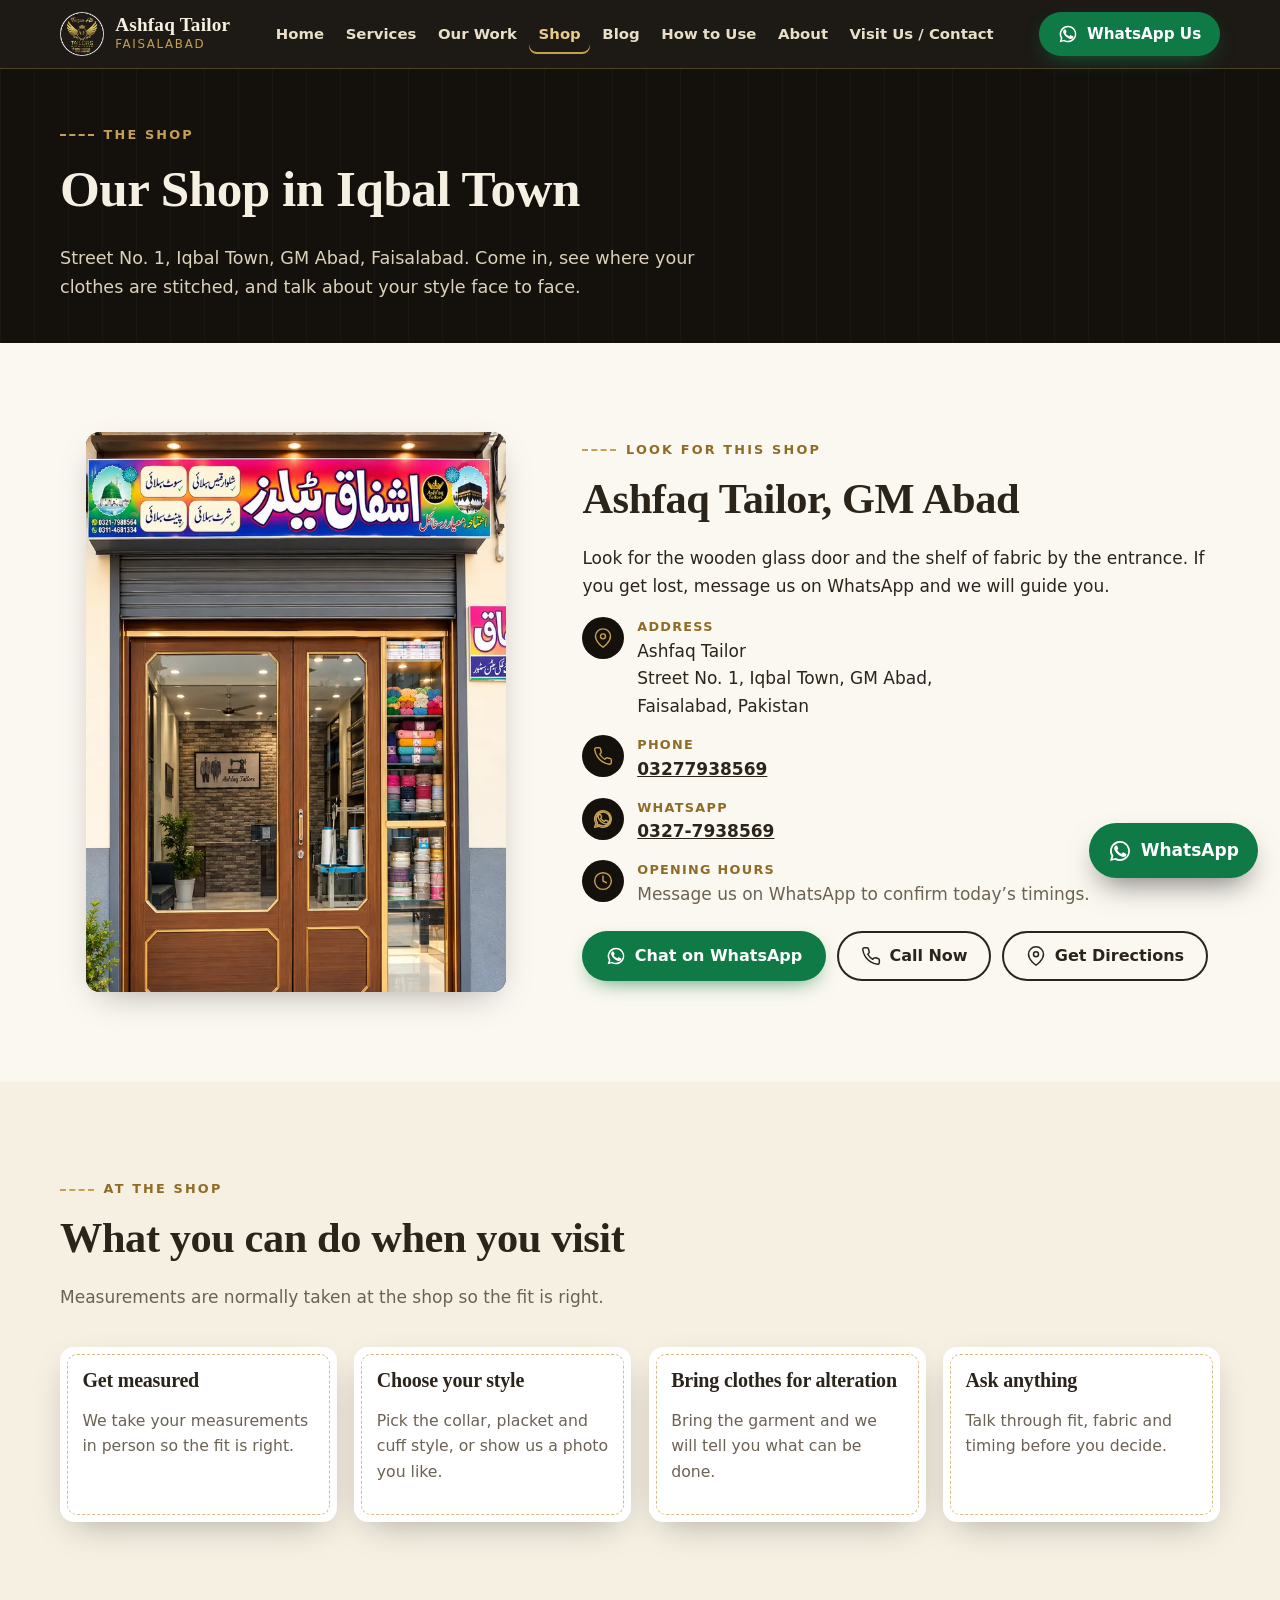
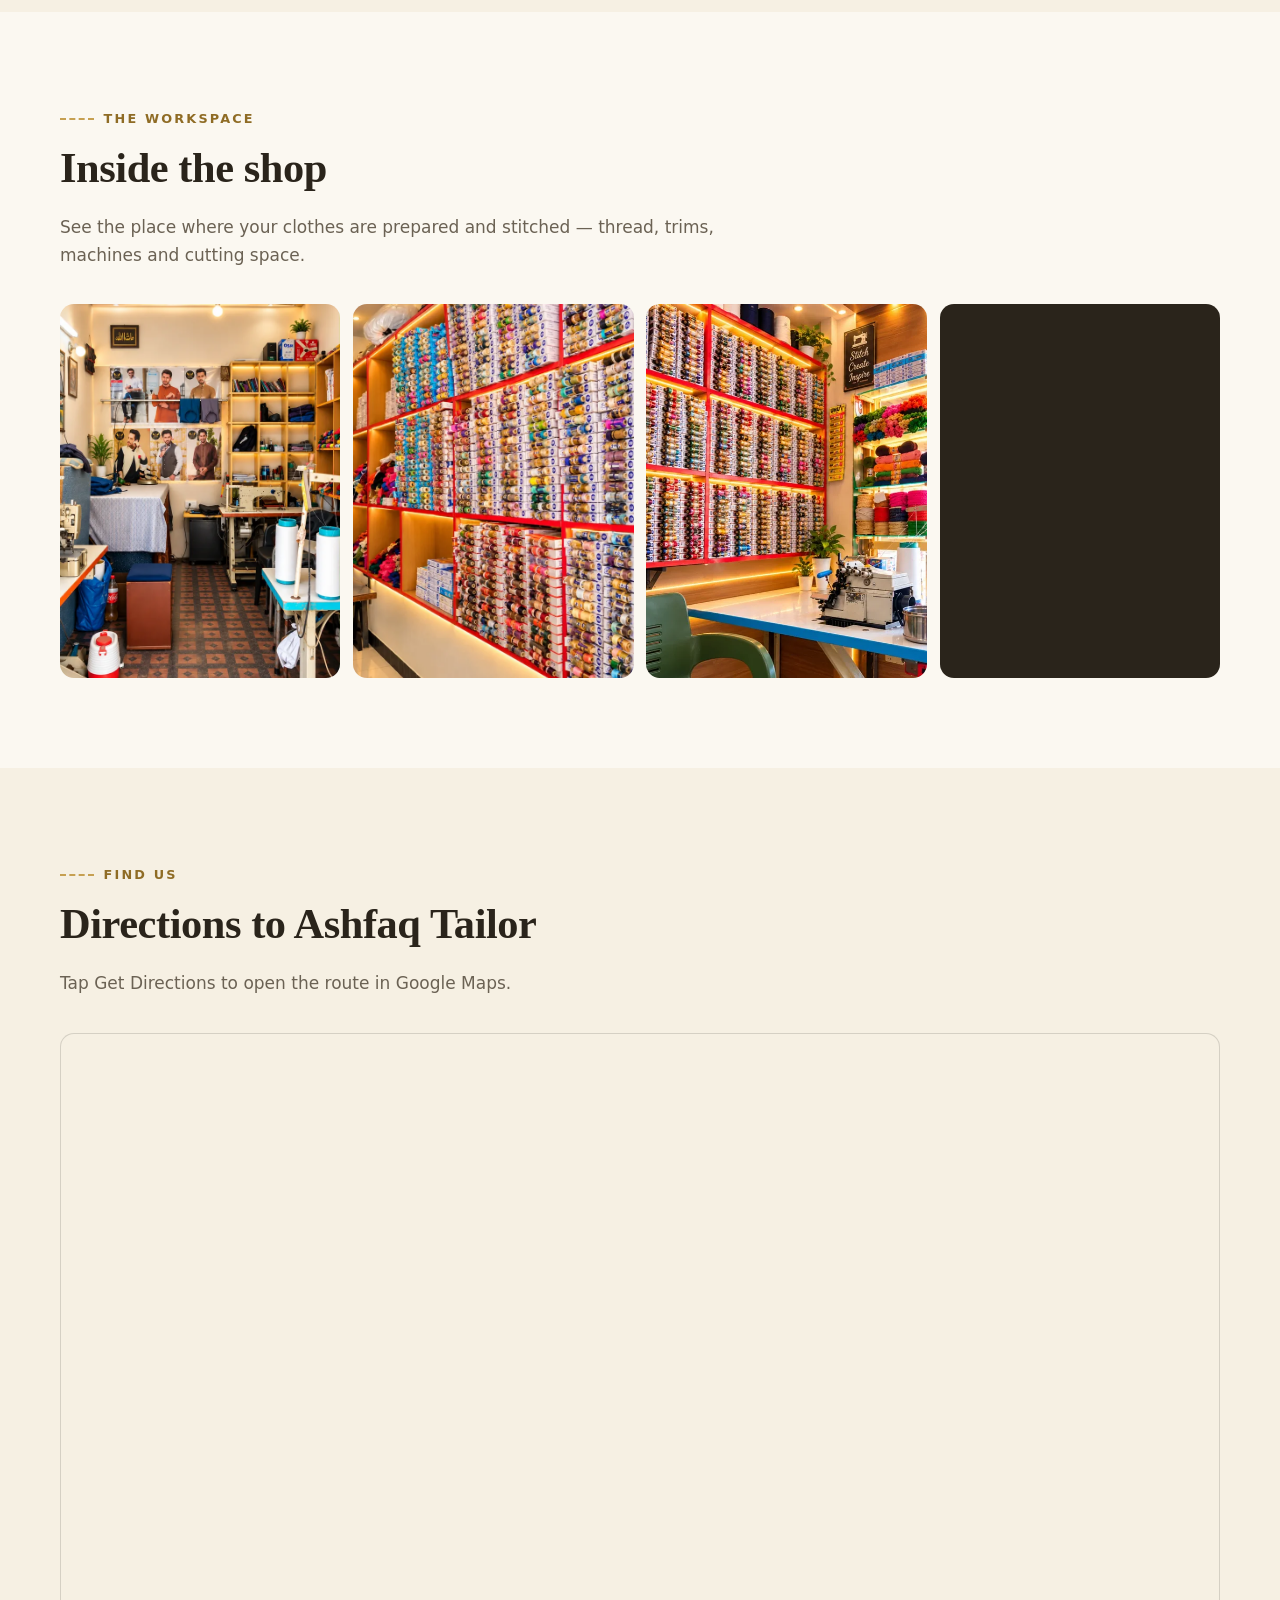
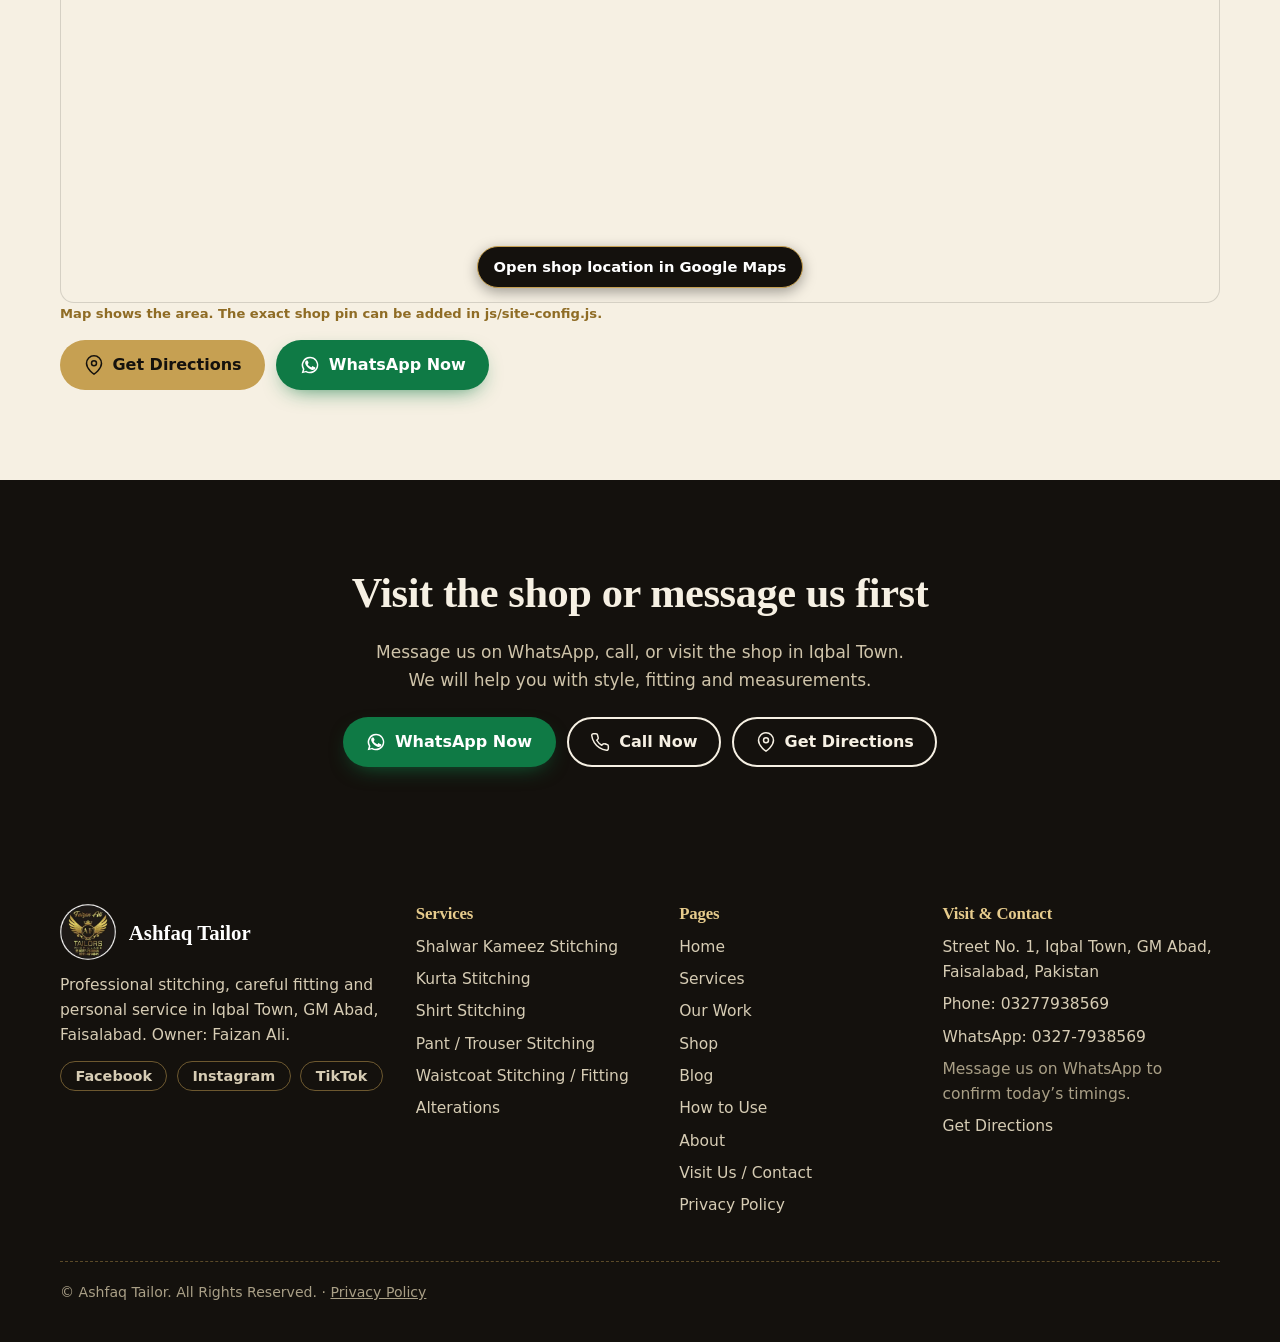
<file: shop.html>
<!doctype html>
<html lang="en" dir="ltr">
<head>
<meta charset="utf-8">
<meta name="viewport" content="width=device-width, initial-scale=1">
<title>Our Shop — Ashfaq Tailor, Iqbal Town, GM Abad, Faisalabad</title>
<meta name="description" content="Visit the Ashfaq Tailor shop at Street No. 1, Iqbal Town, GM Abad, Faisalabad. See the shop front, the workspace inside, get directions and contact us on WhatsApp.">
<meta name="robots" content="index,follow,max-image-preview:large,max-snippet:-1">
<link rel="canonical" href="https://YOUR-DOMAIN.com/shop.html">
<link rel="alternate" hreflang="en-PK" href="https://YOUR-DOMAIN.com/shop.html">
<link rel="alternate" hreflang="x-default" href="https://YOUR-DOMAIN.com/shop.html">
<meta name="geo.region" content="PK-PB">
<meta name="geo.placename" content="Iqbal Town, GM Abad, Faisalabad">
<meta name="theme-color" content="#14110d">
<meta property="og:type" content="website">
<meta property="og:site_name" content="Ashfaq Tailor">
<meta property="og:title" content="Our Shop — Ashfaq Tailor, Iqbal Town, GM Abad, Faisalabad">
<meta property="og:description" content="Visit the Ashfaq Tailor shop at Street No. 1, Iqbal Town, GM Abad, Faisalabad. See the shop front, the workspace inside, get directions and contact us on WhatsApp.">
<meta property="og:url" content="https://YOUR-DOMAIN.com/shop.html">
<meta property="og:image" content="https://YOUR-DOMAIN.com/images/brand/og-ashfaq-tailor.jpg">
<meta property="og:image:alt" content="Ashfaq Tailor shop front in Iqbal Town, GM Abad, Faisalabad">
<meta property="og:image:width" content="1200">
<meta property="og:image:height" content="630">
<meta property="og:locale" content="en_PK">
<meta name="twitter:card" content="summary_large_image">
<meta name="twitter:title" content="Our Shop — Ashfaq Tailor, Iqbal Town, GM Abad, Faisalabad">
<meta name="twitter:description" content="Visit the Ashfaq Tailor shop at Street No. 1, Iqbal Town, GM Abad, Faisalabad. See the shop front, the workspace inside, get directions and contact us on WhatsApp.">
<meta name="twitter:image" content="https://YOUR-DOMAIN.com/images/brand/og-ashfaq-tailor.jpg">
<link rel="icon" type="image/png" sizes="32x32" href="images/brand/favicon-32.png">
<link rel="apple-touch-icon" href="images/brand/favicon-180.png">
<link rel="stylesheet" href="css/style.css">
<script>document.documentElement.classList.add("js")</script>
<script type="application/ld+json" id="ld-business">{"@context": "https://schema.org", "@type": "LocalBusiness", "@id": "https://YOUR-DOMAIN.com/#business", "name": "Ashfaq Tailor", "description": "Local tailoring shop in Iqbal Town, GM Abad, Faisalabad for shalwar kameez, kurta, shirt and pant stitching, alterations and custom fitting.", "url": "https://YOUR-DOMAIN.com/", "image": ["https://YOUR-DOMAIN.com/images/shop/ashfaq-tailor-shop-exterior-faisalabad-941.webp", "https://YOUR-DOMAIN.com/images/owner/faizan-ali-ashfaq-tailor-owner-1073.webp"], "logo": "https://YOUR-DOMAIN.com/images/brand/ashfaq-tailor-logo-400.webp", "address": {"@type": "PostalAddress", "streetAddress": "Street No. 1, Iqbal Town, GM Abad", "addressLocality": "Faisalabad", "addressRegion": "Punjab", "addressCountry": "PK"}, "areaServed": {"@type": "City", "name": "Faisalabad"}, "employee": {"@type": "Person", "name": "Faizan Ali", "jobTitle": "Owner"}, "hasOfferCatalog": {"@type": "OfferCatalog", "name": "Tailoring services", "itemListElement": [{"@type": "Offer", "itemOffered": {"@type": "Service", "name": "Shalwar Kameez Stitching"}}, {"@type": "Offer", "itemOffered": {"@type": "Service", "name": "Kurta Stitching"}}, {"@type": "Offer", "itemOffered": {"@type": "Service", "name": "Shirt Stitching"}}, {"@type": "Offer", "itemOffered": {"@type": "Service", "name": "Pant / Trouser Stitching"}}, {"@type": "Offer", "itemOffered": {"@type": "Service", "name": "Waistcoat Stitching / Fitting"}}, {"@type": "Offer", "itemOffered": {"@type": "Service", "name": "Alterations"}}, {"@type": "Offer", "itemOffered": {"@type": "Service", "name": "Custom Fitting"}}, {"@type": "Offer", "itemOffered": {"@type": "Service", "name": "Other Tailoring Services"}}]}}</script>
<script type="application/ld+json">{"@context": "https://schema.org", "@type": "BreadcrumbList", "itemListElement": [{"@type": "ListItem", "position": 1, "name": "Home", "item": "https://YOUR-DOMAIN.com/"}, {"@type": "ListItem", "position": 2, "name": "Shop", "item": "https://YOUR-DOMAIN.com/shop.html"}]}</script>
</head>
<body>
<a class="skip" href="#main">Skip to content</a>
<header class="site-header">
 <div class="container">
  <a class="brand" href="index.html" aria-label="Ashfaq Tailor — home"><img src="images/brand/ashfaq-tailor-logo-400.webp" srcset="images/brand/ashfaq-tailor-logo-160.webp 160w, images/brand/ashfaq-tailor-logo-400.webp 400w" sizes="44px" width="400" height="400" alt="Ashfaq Tailor logo" decoding="async" ><span><b>Ashfaq Tailor</b><small>Faisalabad</small></span></a>
  <nav class="nav" aria-label="Main"><a href="index.html">Home</a><a href="services.html">Services</a><a href="our-work.html">Our Work</a><a href="shop.html" aria-current="page">Shop</a><a href="blog.html">Blog</a><a href="how-to-use.html">How to Use</a><a href="about.html">About</a><a href="contact.html">Visit Us / Contact</a></nav>
  <a class="btn btn--wa btn--sm header-cta" data-wa href="contact.html"><svg viewBox="0 0 24 24" fill="currentColor" aria-hidden="true"><path d="M17.5 14.4c-.3-.1-1.8-.9-2-1s-.5-.1-.7.1-.8 1-.9 1.1-.3.2-.6.1c-.3-.1-1.2-.4-2.3-1.4-.9-.8-1.4-1.7-1.6-2-.2-.3 0-.5.1-.6l.4-.5c.1-.2.2-.3.3-.5.1-.2 0-.4 0-.5s-.7-1.6-.9-2.2c-.2-.6-.5-.5-.7-.5h-.6c-.2 0-.5.1-.8.4s-1 1-1 2.5 1.1 2.9 1.2 3.1c.1.2 2.1 3.2 5.1 4.5 3 1.3 3 .9 3.6.8.6-.1 1.8-.7 2-1.4.3-.7.3-1.3.2-1.4-.1-.1-.3-.2-.6-.3zM12 2a10 10 0 0 0-8.6 15.1L2 22l5-1.3A10 10 0 1 0 12 2zm0 18.2c-1.5 0-2.9-.4-4.1-1.1l-.3-.2-3 .8.8-2.9-.2-.3A8.2 8.2 0 1 1 12 20.200z"/></svg>WhatsApp Us</a>
  <button class="nav-toggle" aria-expanded="false" aria-controls="mobile-nav" aria-label="Menu"><span></span></button>
 </div>
 <div class="container mobile-nav" id="mobile-nav"><nav aria-label="Mobile"><a href="index.html">Home</a><a href="services.html">Services</a><a href="our-work.html">Our Work</a><a href="shop.html">Shop</a><a href="blog.html">Blog</a><a href="how-to-use.html">How to Use</a><a href="about.html">About</a><a href="contact.html">Visit Us / Contact</a></nav><a class="btn btn--wa" data-wa href="contact.html"><svg viewBox="0 0 24 24" fill="currentColor" aria-hidden="true"><path d="M17.5 14.4c-.3-.1-1.8-.9-2-1s-.5-.1-.7.1-.8 1-.9 1.1-.3.2-.6.1c-.3-.1-1.2-.4-2.3-1.4-.9-.8-1.4-1.7-1.6-2-.2-.3 0-.5.1-.6l.4-.5c.1-.2.2-.3.3-.5.1-.2 0-.4 0-.5s-.7-1.6-.9-2.2c-.2-.6-.5-.5-.7-.5h-.6c-.2 0-.5.1-.8.4s-1 1-1 2.5 1.1 2.9 1.2 3.1c.1.2 2.1 3.2 5.1 4.5 3 1.3 3 .9 3.6.8.6-.1 1.8-.7 2-1.4.3-.7.3-1.3.2-1.4-.1-.1-.3-.2-.6-.3zM12 2a10 10 0 0 0-8.6 15.1L2 22l5-1.3A10 10 0 1 0 12 2zm0 18.2c-1.5 0-2.9-.4-4.1-1.1l-.3-.2-3 .8.8-2.9-.2-.3A8.2 8.2 0 1 1 12 20.200z"/></svg>WhatsApp Us</a></div>
</header>
<main id="main">
<section class="page-hero"><div class="container"><span class="eyebrow">The shop</span><h1>Our Shop in Iqbal Town</h1><p>Street No. 1, Iqbal Town, GM Abad, Faisalabad. Come in, see where your clothes are stitched, and talk about your style face to face.</p></div></section>
<section class="section" id="shop-front" data-loc="shop-front"><div class="container split">
 <div class="visit-photo reveal" style="justify-self:center"><img src="images/shop/ashfaq-tailor-shop-exterior-faisalabad-941.webp" srcset="images/shop/ashfaq-tailor-shop-exterior-faisalabad-640.webp 640w, images/shop/ashfaq-tailor-shop-exterior-faisalabad-941.webp 941w" sizes="(min-width:900px) 460px, 90vw" width="941" height="1672" alt="Front of the Ashfaq Tailor shop with a wooden glass door and a shelf of fabric" decoding="async" ></div>
 <div class="reveal">
  <span class="eyebrow" style="color:var(--gold-d)">Look for this shop</span>
  <h2>Ashfaq Tailor, GM Abad</h2>
  <p>Look for the wooden glass door and the shelf of fabric by the entrance. If you get lost, message us on WhatsApp and we will guide you.</p>
  <ul class="info-list">
 <li><span class="ico"><svg viewBox="0 0 24 24" fill="none" stroke="currentColor" stroke-width="1.8" stroke-linecap="round" stroke-linejoin="round" aria-hidden="true"><path d="M21 10c0 7-9 13-9 13S3 17 3 10a9 9 0 0 1 18 0z"/><circle cx="12" cy="10" r="3"/></svg></span><div><b>Address</b>Ashfaq Tailor<br>Street No. 1, Iqbal Town, GM Abad,<br>Faisalabad, Pakistan</div></li>
 <li><span class="ico"><svg viewBox="0 0 24 24" fill="none" stroke="currentColor" stroke-width="1.8" stroke-linecap="round" stroke-linejoin="round" aria-hidden="true"><path d="M22 16.9v3a2 2 0 0 1-2.2 2 19.8 19.8 0 0 1-8.6-3.1 19.5 19.5 0 0 1-6-6A19.8 19.8 0 0 1 2.1 4.2 2 2 0 0 1 4.1 2h3a2 2 0 0 1 2 1.7c.1 1 .4 1.9.7 2.8a2 2 0 0 1-.5 2.1L8.1 9.9a16 16 0 0 0 6 6l1.3-1.3a2 2 0 0 1 2.1-.4c.9.3 1.8.6 2.8.7a2 2 0 0 1 1.7 2z"/></svg></span><div><b>Phone</b><a data-call href="contact.html"><span data-f="phone">0311-4614341</span></a></div></li>
 <li><span class="ico"><svg viewBox="0 0 24 24" fill="currentColor" aria-hidden="true"><path d="M17.5 14.4c-.3-.1-1.8-.9-2-1s-.5-.1-.7.1-.8 1-.9 1.1-.3.2-.6.1c-.3-.1-1.2-.4-2.3-1.4-.9-.8-1.4-1.7-1.6-2-.2-.3 0-.5.1-.6l.4-.5c.1-.2.2-.3.3-.5.1-.2 0-.4 0-.5s-.7-1.6-.9-2.2c-.2-.6-.5-.5-.7-.5h-.6c-.2 0-.5.1-.8.4s-1 1-1 2.5 1.1 2.9 1.2 3.1c.1.2 2.1 3.2 5.1 4.5 3 1.3 3 .9 3.6.8.6-.1 1.8-.7 2-1.4.3-.7.3-1.3.2-1.4-.1-.1-.3-.2-.6-.3zM12 2a10 10 0 0 0-8.6 15.1L2 22l5-1.3A10 10 0 1 0 12 2zm0 18.2c-1.5 0-2.9-.4-4.1-1.1l-.3-.2-3 .8.8-2.9-.2-.3A8.2 8.2 0 1 1 12 20.200z"/></svg></span><div><b>WhatsApp</b><a data-wa href="contact.html"><span data-f="whatsapp">0327-7938569</span></a></div></li>
 <li><span class="ico"><svg viewBox="0 0 24 24" fill="none" stroke="currentColor" stroke-width="1.8" stroke-linecap="round" stroke-linejoin="round" aria-hidden="true"><circle cx="12" cy="12" r="10"/><path d="M12 6v6l4 2"/></svg></span><div><b>Opening hours</b><div data-hours></div></div></li>
</ul>
  <div class="btn-row"><a class="btn btn--wa" data-wa href="contact.html"><svg viewBox="0 0 24 24" fill="currentColor" aria-hidden="true"><path d="M17.5 14.4c-.3-.1-1.8-.9-2-1s-.5-.1-.7.1-.8 1-.9 1.1-.3.2-.6.1c-.3-.1-1.2-.4-2.3-1.4-.9-.8-1.4-1.7-1.6-2-.2-.3 0-.5.1-.6l.4-.5c.1-.2.2-.3.3-.5.1-.2 0-.4 0-.5s-.7-1.6-.9-2.2c-.2-.6-.5-.5-.7-.5h-.6c-.2 0-.5.1-.8.4s-1 1-1 2.5 1.1 2.9 1.2 3.1c.1.2 2.1 3.2 5.1 4.5 3 1.3 3 .9 3.6.8.6-.1 1.8-.7 2-1.4.3-.7.3-1.3.2-1.4-.1-.1-.3-.2-.6-.3zM12 2a10 10 0 0 0-8.6 15.1L2 22l5-1.3A10 10 0 1 0 12 2zm0 18.2c-1.5 0-2.9-.4-4.1-1.1l-.3-.2-3 .8.8-2.9-.2-.3A8.2 8.2 0 1 1 12 20.200z"/></svg>Chat on WhatsApp</a><a class="btn btn--ghost" data-call href="contact.html"><svg viewBox="0 0 24 24" fill="none" stroke="currentColor" stroke-width="1.8" stroke-linecap="round" stroke-linejoin="round" aria-hidden="true"><path d="M22 16.9v3a2 2 0 0 1-2.2 2 19.8 19.8 0 0 1-8.6-3.1 19.5 19.5 0 0 1-6-6A19.8 19.8 0 0 1 2.1 4.2 2 2 0 0 1 4.1 2h3a2 2 0 0 1 2 1.7c.1 1 .4 1.9.7 2.8a2 2 0 0 1-.5 2.1L8.1 9.9a16 16 0 0 0 6 6l1.3-1.3a2 2 0 0 1 2.1-.4c.9.3 1.8.6 2.8.7a2 2 0 0 1 1.7 2z"/></svg>Call Now</a><a class="btn btn--ghost" data-directions href="contact.html"><svg viewBox="0 0 24 24" fill="none" stroke="currentColor" stroke-width="1.8" stroke-linecap="round" stroke-linejoin="round" aria-hidden="true"><path d="M21 10c0 7-9 13-9 13S3 17 3 10a9 9 0 0 1 18 0z"/><circle cx="12" cy="10" r="3"/></svg>Get Directions</a></div>
 </div>
</div></section>
<section class="section section--ivory" data-loc="shop-do"><div class="container">
<div class="sec-head reveal"><span class="eyebrow">At the shop</span><h2>What you can do when you visit</h2><p class="muted">Measurements are normally taken at the shop so the fit is right.</p></div>
<div class="grid grid--svc">
 <article class="card reveal"><h3>Get measured</h3><p>We take your measurements in person so the fit is right.</p></article>
 <article class="card reveal"><h3>Choose your style</h3><p>Pick the collar, placket and cuff style, or show us a photo you like.</p></article>
 <article class="card reveal"><h3>Bring clothes for alteration</h3><p>Bring the garment and we will tell you what can be done.</p></article>
 <article class="card reveal"><h3>Ask anything</h3><p>Talk through fit, fabric and timing before you decide.</p></article>
</div></div></section>
<section class="section" data-loc="inside-shop"><div class="container">
<div class="sec-head reveal"><span class="eyebrow">The workspace</span><h2>Inside the shop</h2><p class="muted">See the place where your clothes are prepared and stitched — thread, trims, machines and cutting space.</p></div>
<div class="inside reveal" data-lb-group><button type="button" data-lb data-full="images/shop/ashfaq-tailor-shop-interior-workspace-faisalabad-941.webp" data-alt="Inside Ashfaq Tailor: sewing machines, a cutting table and men&#x27;s fashion posters on the wall" data-title="Inside Ashfaq Tailor: sewing machines, a cutting table and men&#x27;s fashion posters on the wall" aria-label="View larger: Inside Ashfaq Tailor: sewing machines, a cutting table and men&#x27;s fashion posters on the wall"><img src="images/shop/ashfaq-tailor-shop-interior-workspace-faisalabad-941.webp" srcset="images/shop/ashfaq-tailor-shop-interior-workspace-faisalabad-640.webp 640w, images/shop/ashfaq-tailor-shop-interior-workspace-faisalabad-941.webp 941w" sizes="(min-width:860px) 25vw, 50vw" width="941" height="1671" alt="Inside Ashfaq Tailor: sewing machines, a cutting table and men&#x27;s fashion posters on the wall" loading="lazy" decoding="async" ></button><button type="button" data-lb data-full="images/shop/ashfaq-tailor-shop-interior-thread-wall-faisalabad-900.webp" data-alt="Wall of thread boxes on red shelves with warm lighting" data-title="Wall of thread boxes on red shelves with warm lighting" aria-label="View larger: Wall of thread boxes on red shelves with warm lighting"><img src="images/shop/ashfaq-tailor-shop-interior-thread-wall-faisalabad-900.webp" srcset="images/shop/ashfaq-tailor-shop-interior-thread-wall-faisalabad-640.webp 640w, images/shop/ashfaq-tailor-shop-interior-thread-wall-faisalabad-900.webp 900w" sizes="(min-width:860px) 25vw, 50vw" width="900" height="1600" alt="Wall of thread boxes on red shelves with warm lighting" loading="lazy" decoding="async" ></button><button type="button" data-lb data-full="images/shop/ashfaq-tailor-shop-interior-overlock-corner-faisalabad-840.webp" data-alt="Corner of the shop with thread racks, trims and an overlock machine on a blue-edged table" data-title="Corner of the shop with thread racks, trims and an overlock machine on a blue-edged table" aria-label="View larger: Corner of the shop with thread racks, trims and an overlock machine on a blue-edged table"><img src="images/shop/ashfaq-tailor-shop-interior-overlock-corner-faisalabad-840.webp" srcset="images/shop/ashfaq-tailor-shop-interior-overlock-corner-faisalabad-640.webp 640w, images/shop/ashfaq-tailor-shop-interior-overlock-corner-faisalabad-840.webp 840w" sizes="(min-width:860px) 25vw, 50vw" width="840" height="932" alt="Corner of the shop with thread racks, trims and an overlock machine on a blue-edged table" loading="lazy" decoding="async" ></button><button type="button" data-lb data-full="images/shop/ashfaq-tailor-shop-interior-sewing-corner-faisalabad-901.webp" data-alt="Sewing corner with an overlock machine, thread shelves and a green chair" data-title="Sewing corner with an overlock machine, thread shelves and a green chair" aria-label="View larger: Sewing corner with an overlock machine, thread shelves and a green chair"><img src="images/shop/ashfaq-tailor-shop-interior-sewing-corner-faisalabad-901.webp" srcset="images/shop/ashfaq-tailor-shop-interior-sewing-corner-faisalabad-640.webp 640w, images/shop/ashfaq-tailor-shop-interior-sewing-corner-faisalabad-901.webp 901w" sizes="(min-width:860px) 25vw, 50vw" width="901" height="1600" alt="Sewing corner with an overlock machine, thread shelves and a green chair" loading="lazy" decoding="async" ></button></div></div></section>
<section class="section section--ivory" id="find-us" data-loc="shop-map"><div class="container">
<div class="sec-head reveal"><span class="eyebrow">Find us</span><h2>Directions to Ashfaq Tailor</h2><p class="muted">Tap Get Directions to open the route in Google Maps.</p></div>
<div class="map" data-map></div><p class="placeholder-note" data-map-note>Map shows the area. The exact shop pin can be added in js/site-config.js.</p>
<div class="btn-row" style="margin-top:1rem"><a class="btn btn--gold" data-directions href="contact.html"><svg viewBox="0 0 24 24" fill="none" stroke="currentColor" stroke-width="1.8" stroke-linecap="round" stroke-linejoin="round" aria-hidden="true"><path d="M21 10c0 7-9 13-9 13S3 17 3 10a9 9 0 0 1 18 0z"/><circle cx="12" cy="10" r="3"/></svg>Get Directions</a><a class="btn btn--wa" data-wa href="contact.html"><svg viewBox="0 0 24 24" fill="currentColor" aria-hidden="true"><path d="M17.5 14.4c-.3-.1-1.8-.9-2-1s-.5-.1-.7.1-.8 1-.9 1.1-.3.2-.6.1c-.3-.1-1.2-.4-2.3-1.4-.9-.8-1.4-1.7-1.6-2-.2-.3 0-.5.1-.6l.4-.5c.1-.2.2-.3.3-.5.1-.2 0-.4 0-.5s-.7-1.6-.9-2.2c-.2-.6-.5-.5-.7-.5h-.6c-.2 0-.5.1-.8.4s-1 1-1 2.5 1.1 2.9 1.2 3.1c.1.2 2.1 3.2 5.1 4.5 3 1.3 3 .9 3.6.8.6-.1 1.8-.7 2-1.4.3-.7.3-1.3.2-1.4-.1-.1-.3-.2-.6-.3zM12 2a10 10 0 0 0-8.6 15.1L2 22l5-1.3A10 10 0 1 0 12 2zm0 18.2c-1.5 0-2.9-.4-4.1-1.1l-.3-.2-3 .8.8-2.9-.2-.3A8.2 8.2 0 1 1 12 20.200z"/></svg>WhatsApp Now</a></div>
</div></section>
<section class="section section--dark on-dark" data-loc="cta-band"><div class="container" style="text-align:center">
 <div class="reveal"><h2>Visit the shop or message us first</h2><p class="muted" style="max-width:34rem;margin:0 auto 1.4rem">Message us on WhatsApp, call, or visit the shop in Iqbal Town. We will help you with style, fitting and measurements.</p>
 <div class="btn-row" style="justify-content:center"><a class="btn btn--wa" data-wa href="contact.html"><svg viewBox="0 0 24 24" fill="currentColor" aria-hidden="true"><path d="M17.5 14.4c-.3-.1-1.8-.9-2-1s-.5-.1-.7.1-.8 1-.9 1.1-.3.2-.6.1c-.3-.1-1.2-.4-2.3-1.4-.9-.8-1.4-1.7-1.6-2-.2-.3 0-.5.1-.6l.4-.5c.1-.2.2-.3.3-.5.1-.2 0-.4 0-.5s-.7-1.6-.9-2.2c-.2-.6-.5-.5-.7-.5h-.6c-.2 0-.5.1-.8.4s-1 1-1 2.5 1.1 2.9 1.2 3.1c.1.2 2.1 3.2 5.1 4.5 3 1.3 3 .9 3.6.8.6-.1 1.8-.7 2-1.4.3-.7.3-1.3.2-1.4-.1-.1-.3-.2-.6-.3zM12 2a10 10 0 0 0-8.6 15.1L2 22l5-1.3A10 10 0 1 0 12 2zm0 18.2c-1.5 0-2.9-.4-4.1-1.1l-.3-.2-3 .8.8-2.9-.2-.3A8.2 8.2 0 1 1 12 20.200z"/></svg>WhatsApp Now</a><a class="btn btn--ghost" data-call href="contact.html"><svg viewBox="0 0 24 24" fill="none" stroke="currentColor" stroke-width="1.8" stroke-linecap="round" stroke-linejoin="round" aria-hidden="true"><path d="M22 16.9v3a2 2 0 0 1-2.2 2 19.8 19.8 0 0 1-8.6-3.1 19.5 19.5 0 0 1-6-6A19.8 19.8 0 0 1 2.1 4.2 2 2 0 0 1 4.1 2h3a2 2 0 0 1 2 1.7c.1 1 .4 1.9.7 2.8a2 2 0 0 1-.5 2.1L8.1 9.9a16 16 0 0 0 6 6l1.3-1.3a2 2 0 0 1 2.1-.4c.9.3 1.8.6 2.8.7a2 2 0 0 1 1.7 2z"/></svg>Call Now</a><a class="btn btn--ghost" data-directions href="contact.html"><svg viewBox="0 0 24 24" fill="none" stroke="currentColor" stroke-width="1.8" stroke-linecap="round" stroke-linejoin="round" aria-hidden="true"><path d="M21 10c0 7-9 13-9 13S3 17 3 10a9 9 0 0 1 18 0z"/><circle cx="12" cy="10" r="3"/></svg>Get Directions</a></div></div></div></section></main>
<footer class="site-footer">
 <div class="container">
  <div class="foot-grid">
   <div>
    <div class="foot-brand"><img src="images/brand/ashfaq-tailor-logo-400.webp" srcset="images/brand/ashfaq-tailor-logo-160.webp 160w, images/brand/ashfaq-tailor-logo-400.webp 400w" sizes="56px" width="400" height="400" alt="Ashfaq Tailor logo" loading="lazy" decoding="async" ><b>Ashfaq Tailor</b></div>
    <p>Professional stitching, careful fitting and personal service in Iqbal Town, GM Abad, Faisalabad. Owner: <span data-f="owner">Faizan Ali</span>.</p>
    <ul class="social" data-social-wrap hidden>
     <li><a data-social="facebook" href="#">Facebook</a></li><li><a data-social="instagram" href="#">Instagram</a></li><li><a data-social="tiktok" href="#">TikTok</a></li>
    </ul>
   </div>
   <div><h3>Services</h3><ul><li><a href="services.html#shalwar-kameez">Shalwar Kameez Stitching</a></li><li><a href="services.html#kurta">Kurta Stitching</a></li><li><a href="services.html#shirt">Shirt Stitching</a></li><li><a href="services.html#pant">Pant / Trouser Stitching</a></li><li><a href="services.html#waistcoat">Waistcoat Stitching / Fitting</a></li><li><a href="services.html#alterations">Alterations</a></li></ul></div>
   <div><h3>Pages</h3><ul><li><a href="index.html">Home</a></li><li><a href="services.html">Services</a></li><li><a href="our-work.html">Our Work</a></li><li><a href="shop.html">Shop</a></li><li><a href="blog.html">Blog</a></li><li><a href="how-to-use.html">How to Use</a></li><li><a href="about.html">About</a></li><li><a href="contact.html">Visit Us / Contact</a></li><li><a href="privacy-policy.html">Privacy Policy</a></li></ul></div>
   <div data-loc="footer">
    <h3>Visit &amp; Contact</h3>
    <ul>
     <li>Street No. 1, Iqbal Town, GM Abad, Faisalabad, Pakistan</li>
     <li>Phone: <a data-call href="contact.html"><span data-f="phone">0311-4614341</span></a></li>
     <li>WhatsApp: <a data-wa href="contact.html"><span data-f="whatsapp">0327-7938569</span></a></li>
     <li data-hours></li>
     <li><a data-directions href="contact.html">Get Directions</a></li>
    </ul>
   </div>
  </div>
  <p class="copy">© Ashfaq Tailor. All Rights Reserved. · <a href="privacy-policy.html">Privacy Policy</a></p>
 </div>
</footer>
<div class="mobile-bar" data-loc="mobile-bar" role="navigation" aria-label="Quick contact">
 <a class="wa" data-wa href="contact.html"><svg viewBox="0 0 24 24" fill="currentColor" aria-hidden="true"><path d="M17.5 14.4c-.3-.1-1.8-.9-2-1s-.5-.1-.7.1-.8 1-.9 1.1-.3.2-.6.1c-.3-.1-1.2-.4-2.3-1.4-.9-.8-1.4-1.7-1.6-2-.2-.3 0-.5.1-.6l.4-.5c.1-.2.2-.3.3-.5.1-.2 0-.4 0-.5s-.7-1.6-.9-2.2c-.2-.6-.5-.5-.7-.5h-.6c-.2 0-.5.1-.8.4s-1 1-1 2.5 1.1 2.9 1.2 3.1c.1.2 2.1 3.2 5.1 4.5 3 1.3 3 .9 3.6.8.6-.1 1.8-.7 2-1.4.3-.7.3-1.3.2-1.4-.1-.1-.3-.2-.6-.3zM12 2a10 10 0 0 0-8.6 15.1L2 22l5-1.3A10 10 0 1 0 12 2zm0 18.2c-1.5 0-2.9-.4-4.1-1.1l-.3-.2-3 .8.8-2.9-.2-.3A8.2 8.2 0 1 1 12 20.200z"/></svg>WhatsApp</a>
 <a data-call href="contact.html"><svg viewBox="0 0 24 24" fill="none" stroke="currentColor" stroke-width="1.8" stroke-linecap="round" stroke-linejoin="round" aria-hidden="true"><path d="M22 16.9v3a2 2 0 0 1-2.2 2 19.8 19.8 0 0 1-8.6-3.1 19.5 19.5 0 0 1-6-6A19.8 19.8 0 0 1 2.1 4.2 2 2 0 0 1 4.1 2h3a2 2 0 0 1 2 1.7c.1 1 .4 1.9.7 2.8a2 2 0 0 1-.5 2.1L8.1 9.9a16 16 0 0 0 6 6l1.3-1.3a2 2 0 0 1 2.1-.4c.9.3 1.8.6 2.8.7a2 2 0 0 1 1.7 2z"/></svg>Call</a>
 <a data-directions href="contact.html"><svg viewBox="0 0 24 24" fill="none" stroke="currentColor" stroke-width="1.8" stroke-linecap="round" stroke-linejoin="round" aria-hidden="true"><path d="M21 10c0 7-9 13-9 13S3 17 3 10a9 9 0 0 1 18 0z"/><circle cx="12" cy="10" r="3"/></svg>Directions</a>
</div>
<a class="wa-float" data-wa data-loc="floating-button" href="contact.html" aria-label="Chat on WhatsApp"><svg viewBox="0 0 24 24" fill="currentColor" aria-hidden="true"><path d="M17.5 14.4c-.3-.1-1.8-.9-2-1s-.5-.1-.7.1-.8 1-.9 1.1-.3.2-.6.1c-.3-.1-1.2-.4-2.3-1.4-.9-.8-1.4-1.7-1.6-2-.2-.3 0-.5.1-.6l.4-.5c.1-.2.2-.3.3-.5.1-.2 0-.4 0-.5s-.7-1.6-.9-2.2c-.2-.6-.5-.5-.7-.5h-.6c-.2 0-.5.1-.8.4s-1 1-1 2.5 1.1 2.9 1.2 3.1c.1.2 2.1 3.2 5.1 4.5 3 1.3 3 .9 3.6.8.6-.1 1.8-.7 2-1.4.3-.7.3-1.3.2-1.4-.1-.1-.3-.2-.6-.3zM12 2a10 10 0 0 0-8.6 15.1L2 22l5-1.3A10 10 0 1 0 12 2zm0 18.2c-1.5 0-2.9-.4-4.1-1.1l-.3-.2-3 .8.8-2.9-.2-.3A8.2 8.2 0 1 1 12 20.200z"/></svg><span>WhatsApp</span></a>
<script src="js/site-config.js"></script>
<script src="js/main.js" defer></script>
</body>
</html>
</file>
<file: css/style.css>
/* ==========================================================
   Ashfaq Tailor — main stylesheet
   Mobile-first. Palette taken from the shop logo: ink + gold.
   Edit the colours in :root below to retheme the whole site.
   ========================================================== */
:root{
  --ink:#14110d;
  --ink-2:#1d1913;
  --ink-3:#2a241b;
  --gold:#c6a052;
  --gold-d:#8f6c25;
  --gold-l:#e6cb8c;
  --ivory:#f6f0e3;
  --paper:#fbf8f1;
  --text:#2a241b;
  --muted:#6b6254;
  --line:rgba(20,17,13,.14);
  --wa:#0f7a45;
  --wa-d:#0b5f35;
  --radius:14px;
  --shadow:0 12px 34px -14px rgba(20,17,13,.38);
  --serif:"Iowan Old Style","Palatino Linotype",Palatino,"Book Antiqua",Georgia,serif;
  --sans:system-ui,-apple-system,"Segoe UI",Roboto,"Helvetica Neue",Arial,sans-serif;
  --urdu:"Noto Nastaliq Urdu","Jameel Noori Nastaleeq","Alvi Nastaleeq","Noto Naskh Arabic",serif;
  --bar-h:64px;
}
*,*::before,*::after{box-sizing:border-box}
html{-webkit-text-size-adjust:100%;scroll-behavior:smooth;scroll-padding-top:84px}
body{margin:0;font-family:var(--sans);font-size:1.0625rem;line-height:1.62;color:var(--text);background:var(--paper);overflow-x:hidden;padding-bottom:calc(var(--bar-h) + env(safe-area-inset-bottom))}
img{max-width:100%;height:auto;display:block}
a{color:inherit}
h1,h2,h3,h4{font-family:var(--serif);line-height:1.15;margin:0 0 .5em;font-weight:700;letter-spacing:-.01em}
h1{font-size:clamp(2.15rem,7.4vw,3.9rem)}
h2{font-size:clamp(1.75rem,5vw,2.65rem)}
h3{font-size:1.25rem}
p{margin:0 0 1em}
ul{margin:0;padding:0;list-style:none}
:focus-visible{outline:3px solid var(--gold);outline-offset:3px;border-radius:4px}
.skip{position:absolute;inset-inline-start:-999px;top:8px;background:var(--gold);color:var(--ink);padding:.6rem 1rem;z-index:1000;border-radius:8px;font-weight:700}
.skip:focus{inset-inline-start:8px}
.container{width:min(1160px,100% - 2.25rem);margin-inline:auto}
.sr-only{position:absolute;width:1px;height:1px;overflow:hidden;clip:rect(0 0 0 0);white-space:nowrap}
.urdu{font-family:var(--urdu);direction:rtl;line-height:2}

/* ---------- buttons ---------- */
.btn{display:inline-flex;align-items:center;justify-content:center;gap:.55rem;min-height:50px;padding:.8rem 1.35rem;border-radius:999px;border:2px solid transparent;font:inherit;font-weight:700;font-size:1rem;text-decoration:none;cursor:pointer;transition:transform .2s,background .2s,color .2s,border-color .2s,box-shadow .2s;line-height:1.1;text-align:center}
.btn svg{width:20px;height:20px;flex:none}
.btn:hover{transform:translateY(-2px)}
.btn--wa{background:var(--wa);color:#fff;box-shadow:0 8px 22px -10px rgba(15,122,69,.9)}
.btn--wa:hover{background:var(--wa-d)}
.btn--ghost{border-color:currentColor;background:transparent}
.btn--ghost:hover{background:rgba(198,160,82,.14)}
.btn--gold{background:var(--gold);color:var(--ink)}
.btn--gold:hover{background:var(--gold-l)}
.btn--sm{min-height:44px;padding:.55rem 1.05rem;font-size:.95rem}
.btn-row{display:flex;flex-wrap:wrap;gap:.7rem}
.on-dark .btn--ghost{color:var(--ivory)}

/* ---------- announcement ---------- */
.banner{background:var(--gold);color:var(--ink);text-align:center;padding:.6rem 1rem;font-weight:600;font-size:.95rem}
.banner a{font-weight:800}

/* ---------- header ---------- */
.site-header{position:sticky;top:0;z-index:50;background:rgba(20,17,13,.96);backdrop-filter:blur(8px);color:var(--ivory);border-bottom:1px solid rgba(198,160,82,.28)}
.site-header .container{display:flex;align-items:center;justify-content:space-between;gap:1rem;min-height:68px}
.brand{display:flex;align-items:center;gap:.7rem;text-decoration:none}
.brand img{width:44px;height:44px;border-radius:50%}
.brand b{display:block;font-family:var(--serif);font-size:1.2rem;letter-spacing:.01em;line-height:1.1}
.brand small{display:block;color:var(--gold);font-size:.74rem;letter-spacing:.14em;text-transform:uppercase}
.nav{display:none}
.nav a{text-decoration:none;padding:.5rem .8rem;border-radius:8px;font-weight:600;font-size:.97rem;color:#e9dfc9;transition:color .2s}
.nav a:hover,.nav a[aria-current=page]{color:var(--gold-l)}
.nav a[aria-current=page]{box-shadow:inset 0 -2px 0 var(--gold)}
.header-cta{display:none}
.nav-toggle{background:none;border:1px solid rgba(198,160,82,.5);color:var(--ivory);width:46px;height:46px;border-radius:10px;cursor:pointer;display:grid;place-items:center}
.nav-toggle span{display:block;width:20px;height:2px;background:currentColor;position:relative;transition:.25s}
.nav-toggle span::before,.nav-toggle span::after{content:"";position:absolute;inset-inline-start:0;width:20px;height:2px;background:currentColor;transition:.25s}
.nav-toggle span::before{top:-6px}.nav-toggle span::after{top:6px}
.nav-toggle[aria-expanded=true] span{background:transparent}
.nav-toggle[aria-expanded=true] span::before{top:0;transform:rotate(45deg)}
.nav-toggle[aria-expanded=true] span::after{top:0;transform:rotate(-45deg)}
.site-header .mobile-nav{display:none;border-top:1px solid rgba(198,160,82,.22);padding:.6rem 0 1.1rem}
.site-header .mobile-nav.open{display:block}
.mobile-nav a{display:block;padding:.9rem .25rem;text-decoration:none;font-weight:600;border-bottom:1px solid rgba(255,255,255,.08)}
.mobile-nav .btn{margin-top:1rem;width:100%}
@media(min-width:1180px){
  .nav{display:flex;gap:.15rem}
  .header-cta{display:inline-flex}
  .nav-toggle,.site-header .mobile-nav{display:none!important}
}

/* ---------- hero ---------- */
.hero{position:relative;color:var(--ivory);background:
  repeating-linear-gradient(90deg,rgba(255,255,255,.028) 0 1px,transparent 1px 34px),
  radial-gradient(1000px 520px at 85% 0%,rgba(198,160,82,.2),transparent 60%),
  var(--ink);overflow:hidden}
.hero .container{display:grid;gap:2rem;padding-block:2.4rem 3rem}
.eyebrow{display:inline-flex;align-items:center;gap:.6rem;color:var(--gold);font-weight:700;font-size:.8rem;letter-spacing:.17em;text-transform:uppercase;margin-bottom:.9rem}
.eyebrow::before{content:"";width:34px;border-top:2px dashed var(--gold)}
.hero h1 em{font-style:normal;color:var(--gold-l)}
.hero .lead{font-size:1.14rem;color:#e0d6bf;max-width:36rem}
.hero .urdu{color:var(--gold);font-size:1.5rem;margin:.2rem 0 .8rem}
.hero .btn-row{margin-top:1.4rem}
.ticks{display:grid;grid-template-columns:1fr 1fr;gap:.55rem 1rem;margin-top:1.6rem;font-weight:600;font-size:.95rem}
.ticks li{display:flex;gap:.5rem;align-items:flex-start}
.ticks li::before{content:"✓";color:var(--gold);font-weight:900}
.hero-photo{position:relative;justify-self:center;width:min(100%,380px)}
.hero-photo .frame{border-radius:var(--radius);overflow:hidden;box-shadow:0 30px 60px -20px rgba(0,0,0,.7);outline:1px solid rgba(198,160,82,.6);outline-offset:8px;aspect-ratio:3/4}
.hero-photo img{width:100%;height:100%;object-fit:cover;object-position:center 12%}
.hero-photo figcaption{position:absolute;inset-inline:14px;bottom:14px;background:rgba(20,17,13,.88);border:1px dashed var(--gold);border-radius:10px;padding:.65rem .85rem;font-size:.88rem;line-height:1.35}
.hero-photo figcaption b{color:var(--gold-l);display:block}
@media(min-width:900px){
  .hero .container{grid-template-columns:1.15fr .85fr;align-items:center;padding-block:4.2rem 4.6rem;gap:3.5rem}
  .hero-photo{width:100%;max-width:420px;justify-self:end}
  .ticks{grid-template-columns:repeat(2,auto);justify-content:start}
}

/* ---------- sections ---------- */
.section{padding-block:clamp(3.2rem,8vw,5.6rem)}
.section--ivory{background:var(--ivory)}
.section--dark{background:var(--ink);color:var(--ivory)}
.section--dark .muted{color:#cfc4aa}
.sec-head{max-width:46rem;margin-bottom:2.2rem}
.sec-head.center{margin-inline:auto;text-align:center}
.sec-head .eyebrow{color:var(--gold-d)}
.section--dark .sec-head .eyebrow{color:var(--gold)}
.sec-head.center .eyebrow{justify-content:center}
.muted{color:var(--muted)}
.stitch{border:0;border-top:2px dashed var(--gold);margin:0;opacity:.8}
.page-hero{background:var(--ink);color:var(--ivory);padding-block:3rem 2.6rem;background-image:repeating-linear-gradient(90deg,rgba(255,255,255,.028) 0 1px,transparent 1px 34px)}
.page-hero p{max-width:40rem;color:#dcd2ba;font-size:1.1rem;margin:0}
.page-hero h1{font-size:clamp(2rem,6vw,3.2rem)}

/* trust strip */
.trust{background:var(--gold);color:var(--ink)}
.trust ul{display:grid;grid-template-columns:1fr 1fr;gap:.2rem 1rem;padding-block:1rem;font-weight:700;font-size:.93rem}
.trust li::before{content:"✓ ";font-weight:900}
@media(min-width:760px){.trust ul{grid-template-columns:repeat(4,1fr);text-align:center}}

/* ---------- cards ---------- */
.grid{display:grid;gap:1.1rem}
.grid--svc{grid-template-columns:1fr}
@media(min-width:620px){.grid--svc{grid-template-columns:1fr 1fr}}
@media(min-width:980px){.grid--svc{grid-template-columns:repeat(4,1fr)}}
.card{position:relative;background:#fff;border-radius:var(--radius);padding:1.4rem;box-shadow:var(--shadow);display:flex;flex-direction:column;gap:.35rem;transition:transform .25s,box-shadow .25s}
.card::after{content:"";position:absolute;inset:7px;border:1px dashed rgba(198,160,82,.7);border-radius:10px;pointer-events:none}
.card:hover{transform:translateY(-4px)}
.card .icon{width:50px;height:50px;border-radius:50%;background:var(--ink);color:var(--gold);display:grid;place-items:center;margin-bottom:.5rem}
.card .icon svg{width:26px;height:26px;fill:none;stroke:currentColor;stroke-width:1.6;stroke-linecap:round;stroke-linejoin:round}
.card p{color:var(--muted);font-size:.98rem;flex:1}
.card .btn{align-self:flex-start;margin-top:.4rem;position:relative;z-index:1}
.card--img{padding:0;overflow:hidden}
.card--img .card-img{aspect-ratio:4/3;overflow:hidden;background:var(--ink-3)}
.card--img .card-img img{width:100%;height:100%;object-fit:cover;object-position:center 30%;transition:transform .6s}
.card--img:hover .card-img img{transform:scale(1.05)}
.card--img .card-body{padding:1.2rem 1.4rem 1.4rem;display:flex;flex-direction:column;gap:.35rem;flex:1}
.card--img::after{display:none}
.svc-detail{display:grid;gap:1.1rem}
@media(min-width:760px){.svc-detail{grid-template-columns:1fr 1fr}}

/* ---------- work gallery ---------- */
.filters{display:flex;flex-wrap:wrap;gap:.5rem;margin-bottom:1.6rem}
.chip{font:inherit;font-weight:700;font-size:.93rem;padding:.55rem 1.05rem;min-height:44px;border-radius:999px;border:1.5px solid var(--ink);background:transparent;color:var(--ink);cursor:pointer;transition:.2s}
.chip:hover{background:rgba(198,160,82,.2)}
.chip[aria-pressed=true]{background:var(--ink);color:var(--gold-l);border-color:var(--ink)}
.work{columns:2;column-gap:.9rem}
@media(min-width:760px){.work{columns:3;column-gap:1.1rem}}
@media(min-width:1100px){.work--home{columns:3}}
.work-item{break-inside:avoid;margin:0 0 1.1rem;background:#fff;border-radius:var(--radius);overflow:hidden;box-shadow:var(--shadow);display:flex;flex-direction:column}
.work-item[hidden]{display:none}
.work-item button.thumb{all:unset;display:block;cursor:zoom-in;overflow:hidden;position:relative}
.work-item button.thumb:focus-visible{outline:3px solid var(--gold);outline-offset:-3px}
.work-item img{width:100%;height:auto;transition:transform .6s}
.work-item:hover img{transform:scale(1.04)}
.work-item .cap{padding:.75rem .9rem .9rem;display:flex;flex-direction:column;gap:.5rem}
.work-item .cap b{font-size:.93rem;line-height:1.3}
.work-item .cap small{color:var(--gold-d);font-weight:700;letter-spacing:.08em;text-transform:uppercase;font-size:.7rem}
.work-item .ask{font-weight:700;font-size:.82rem;color:var(--muted);margin-bottom:-.2rem}
.work-item .btn{font-size:.85rem;min-height:42px;padding:.45rem .8rem}
@media(max-width:759px){.work-item .btn svg{display:none}.work-item .btn{width:100%;font-size:.84rem}}
.empty-note{padding:1.2rem;border:1px dashed var(--gold-d);border-radius:var(--radius);color:var(--muted)}

/* lightbox */
dialog.lb{border:0;padding:0;background:transparent;max-width:100vw;max-height:100vh;width:100%;height:100%}
dialog.lb::backdrop{background:rgba(10,8,5,.92)}
.lb-inner{height:100%;display:grid;grid-template-rows:1fr auto;place-items:center;padding:1rem}
.lb-inner img{max-height:76vh;max-width:min(94vw,900px);width:auto;height:auto;border-radius:8px;box-shadow:0 20px 60px #000}
.lb-bar{display:flex;flex-wrap:wrap;gap:.7rem;align-items:center;justify-content:center;color:#fff;text-align:center;padding-top:.8rem}
.lb-btn{position:absolute;background:rgba(20,17,13,.8);color:#fff;border:1px solid rgba(198,160,82,.6);width:48px;height:48px;border-radius:50%;font-size:1.5rem;cursor:pointer;display:grid;place-items:center}
.lb-close{top:14px;inset-inline-end:14px}
.lb-prev{inset-inline-start:10px;top:45%}.lb-next{inset-inline-end:10px;top:45%}

/* ---------- choose your style ---------- */
.chooser{display:grid;gap:1.6rem;background:var(--ink);color:var(--ivory);border-radius:20px;padding:clamp(1.4rem,4vw,2.6rem);position:relative;box-shadow:var(--shadow)}
.chooser::after{content:"";position:absolute;inset:8px;border:1px dashed rgba(198,160,82,.55);border-radius:14px;pointer-events:none}
.chooser fieldset{border:0;margin:0 0 1.2rem;padding:0}
.chooser legend{font-family:var(--serif);font-size:1.15rem;color:var(--gold-l);margin-bottom:.6rem;font-weight:700}
.opts{display:flex;flex-wrap:wrap;gap:.5rem}
.opt{position:relative}
.opt input{position:absolute;opacity:0;inset:0;cursor:pointer;width:100%;height:100%;margin:0}
.opt span{display:inline-flex;align-items:center;min-height:46px;padding:.5rem 1.05rem;border-radius:999px;border:1.5px solid rgba(230,203,140,.5);font-weight:600;transition:.2s}
.opt input:checked+span{background:var(--gold);color:var(--ink);border-color:var(--gold)}
.opt input:focus-visible+span{outline:3px solid var(--gold-l);outline-offset:2px}
.chooser-out{background:rgba(255,255,255,.06);border-radius:14px;padding:1.2rem;align-self:start;position:relative;z-index:1}
.chooser-out .preview{font-family:var(--serif);font-size:1.15rem;margin-bottom:1rem;color:#fff}
.chooser-out small{display:block;color:#cdbf9f;margin-top:.8rem}
@media(min-width:860px){.chooser{grid-template-columns:1.2fr .8fr;align-items:start}}

/* ---------- real trio ---------- */
.trio{display:grid;gap:1rem}
.trio figure{margin:0;position:relative;border-radius:var(--radius);overflow:hidden;background:var(--ink-3);aspect-ratio:4/5}
.trio img{width:100%;height:100%;object-fit:cover}
.trio figcaption{position:absolute;inset-inline:0;bottom:0;padding:2.2rem 1rem .9rem;background:linear-gradient(transparent,rgba(10,8,5,.9));color:#fff;font-weight:700}
.trio figcaption small{display:block;color:var(--gold-l);font-weight:500}
@media(min-width:760px){.trio{grid-template-columns:repeat(3,1fr)}}

/* ---------- interior gallery ---------- */
.inside{display:grid;grid-template-columns:1fr 1fr;gap:.8rem}
.inside button{all:unset;display:block;cursor:zoom-in;overflow:hidden;border-radius:var(--radius);position:relative;background:var(--ink-3);aspect-ratio:3/4}
.inside button:focus-visible{outline:3px solid var(--gold);outline-offset:3px}
.inside img{width:100%;height:100%;object-fit:cover;transition:transform .7s}
.inside button:hover img{transform:scale(1.06)}
.inside .wide{grid-column:1/-1;aspect-ratio:16/10}
@media(min-width:860px){
  .inside{grid-template-columns:repeat(4,1fr)}
  .inside .wide{grid-column:span 2;aspect-ratio:auto}
}

/* ---------- owner ---------- */
.owner{display:grid;gap:2rem;align-items:center}
.owner-photo{position:relative;max-width:400px;justify-self:center;width:100%}
.owner-photo img{border-radius:var(--radius);width:100%;aspect-ratio:4/5;object-fit:cover;object-position:center 18%;box-shadow:var(--shadow)}
.owner-photo::before{content:"";position:absolute;inset:14px -14px -14px 14px;border:2px dashed var(--gold);border-radius:var(--radius);z-index:-1}
.owner .role{color:var(--gold-d);font-weight:700;letter-spacing:.06em;text-transform:uppercase;font-size:.85rem}
blockquote.msg{margin:1.4rem 0 0;padding:1.2rem 1.3rem;border-inline-start:4px solid var(--gold);background:var(--ivory);border-radius:0 var(--radius) var(--radius) 0;font-family:var(--serif);font-size:1.18rem;line-height:1.5}
blockquote.msg cite{display:block;font-family:var(--sans);font-size:.92rem;font-style:normal;color:var(--muted);margin-top:.7rem}
@media(min-width:860px){.owner{grid-template-columns:.8fr 1.2fr;gap:4rem}}

/* ---------- steps / why ---------- */
.steps{display:grid;gap:1rem;counter-reset:s;list-style:none;margin:0;padding:0}
.steps li{counter-increment:s;position:relative;background:rgba(255,255,255,.05);border:1px solid rgba(198,160,82,.35);border-radius:var(--radius);padding:1.3rem 1.3rem 1.3rem 4.2rem}
.steps li::before{content:counter(s);position:absolute;inset-inline-start:1.1rem;top:1.15rem;width:2.3rem;height:2.3rem;border-radius:50%;background:var(--gold);color:var(--ink);font-weight:800;display:grid;place-items:center;font-family:var(--serif);font-size:1.15rem}
.steps h3{color:var(--gold-l);margin-bottom:.25rem}
.steps p{margin:0;color:#d8cdb4;font-size:.98rem}
@media(min-width:860px){.steps{grid-template-columns:repeat(4,1fr)}.steps li{padding:4.4rem 1.2rem 1.4rem}.steps li::before{top:1.1rem}}
.why{display:grid;gap:.9rem;grid-template-columns:1fr}
@media(min-width:620px){.why{grid-template-columns:1fr 1fr}}
@media(min-width:980px){.why{grid-template-columns:repeat(4,1fr)}}
.why li{background:#fff;border-radius:var(--radius);padding:1.1rem 1.2rem;border:1px solid var(--line)}
.why b{display:flex;gap:.5rem;font-family:var(--serif);font-size:1.12rem;margin-bottom:.2rem}
.why b::before{content:"✓";color:var(--gold-d)}
.why p{margin:0;color:var(--muted);font-size:.95rem}

/* ---------- reviews ---------- */
.review-empty{background:#fff;border:1.5px dashed var(--gold-d);border-radius:var(--radius);padding:1.6rem;text-align:center;max-width:42rem;margin-inline:auto}
.review-empty .tag{display:inline-block;background:var(--ivory);color:var(--gold-d);font-weight:800;font-size:.72rem;letter-spacing:.12em;text-transform:uppercase;padding:.3rem .7rem;border-radius:999px;margin-bottom:.8rem}
.reviews{display:grid;gap:1rem}
@media(min-width:760px){.reviews{grid-template-columns:repeat(3,1fr)}}
.review{background:#fff;border-radius:var(--radius);padding:1.3rem;box-shadow:var(--shadow)}
.review p{font-family:var(--serif);font-size:1.08rem}
.review footer{font-weight:700;font-size:.92rem;color:var(--muted)}
.ba{display:grid;gap:1rem}
@media(min-width:760px){.ba{grid-template-columns:1fr 1fr}}
.ba figure{margin:0}
.ba figcaption{font-weight:700;margin-top:.4rem}

/* ---------- FAQ ---------- */
.faq{max-width:50rem;margin-inline:auto;display:grid;gap:.7rem}
details{background:#fff;border:1px solid var(--line);border-radius:12px;overflow:hidden}
summary{cursor:pointer;list-style:none;padding:1rem 3rem 1rem 1.2rem;font-weight:700;position:relative;min-height:54px;display:flex;align-items:center}
summary::-webkit-details-marker{display:none}
summary::after{content:"+";position:absolute;inset-inline-end:1.1rem;font-size:1.5rem;color:var(--gold-d);transition:transform .25s}
details[open] summary::after{transform:rotate(45deg)}
details .ans{padding:0 1.2rem 1.1rem;color:var(--muted)}
details .ans p:last-child{margin:0}

/* ---------- visit ---------- */
.visit{display:grid;gap:1.6rem}
.visit-photo{border-radius:var(--radius);overflow:hidden;aspect-ratio:3/4;background:var(--ink-3);max-width:420px;width:100%;justify-self:center;box-shadow:var(--shadow)}
.visit-photo img{width:100%;height:100%;object-fit:cover;object-position:center 15%}
.info-list{display:grid;gap:.9rem;margin:1rem 0 1.4rem}
.info-list li{display:flex;gap:.8rem}
.info-list .ico{flex:none;width:42px;height:42px;border-radius:50%;background:var(--ink);color:var(--gold);display:grid;place-items:center}
.info-list .ico svg{width:20px;height:20px;fill:none;stroke:currentColor;stroke-width:1.7;stroke-linecap:round;stroke-linejoin:round}
.info-list b{display:block;font-size:.8rem;letter-spacing:.1em;text-transform:uppercase;color:var(--gold-d)}
.info-list a{font-weight:700}
.map{border-radius:var(--radius);overflow:hidden;border:1px solid var(--line);aspect-ratio:4/3;background:var(--ivory);margin-top:1.4rem}
.map iframe{width:100%;height:100%;border:0}
.hours-fallback{color:var(--muted)}
.placeholder-note{font-size:.82rem;color:var(--gold-d);font-weight:700}
@media(min-width:900px){.visit{grid-template-columns:.7fr 1.3fr;gap:3.2rem;align-items:start}.visit-photo{justify-self:start}}

/* ---------- form ---------- */
.form{background:#fff;border-radius:18px;padding:clamp(1.3rem,4vw,2.2rem);box-shadow:var(--shadow);display:grid;gap:1rem;position:relative}
.form::after{content:"";position:absolute;inset:7px;border:1px dashed rgba(198,160,82,.6);border-radius:13px;pointer-events:none}
.form>*{position:relative;z-index:1}
.field{display:grid;gap:.35rem}
.field label{font-weight:700;font-size:.93rem}
.field .opt-tag{font-weight:500;color:var(--muted)}
.field input,.field select,.field textarea{font:inherit;padding:.8rem .9rem;border-radius:10px;border:1.5px solid #cfc6b2;background:#fffdf8;min-height:50px;width:100%;color:var(--text)}
.field textarea{min-height:110px;resize:vertical}
.field input:focus,.field select:focus,.field textarea:focus{outline:3px solid rgba(198,160,82,.55);border-color:var(--gold-d)}
.field .err{color:#a3261b;font-size:.88rem;font-weight:600;display:none}
.field.bad .err{display:block}
.field.bad input,.field.bad select{border-color:#a3261b}
.row2{display:grid;gap:1rem}
@media(min-width:620px){.row2{grid-template-columns:1fr 1fr}}
.form-note{font-size:.88rem;color:var(--muted);margin:0}
.split{display:grid;gap:2rem}
@media(min-width:900px){.split{grid-template-columns:.85fr 1.15fr;gap:3.2rem;align-items:start}}

/* ---------- footer ---------- */
.site-footer{background:var(--ink);color:#d6ccb4;padding-block:3rem 1.5rem;font-size:.97rem}
.foot-grid{display:grid;gap:2rem}
@media(min-width:760px){.foot-grid{grid-template-columns:1.4fr 1fr 1fr 1.2fr}}
.site-footer h3{color:var(--gold-l);font-size:1.05rem;margin-bottom:.7rem}
.site-footer a{text-decoration:none}
.site-footer a:hover{color:var(--gold-l);text-decoration:underline}
.site-footer li{margin-bottom:.45rem}
.foot-brand{display:flex;gap:.8rem;align-items:center;margin-bottom:.8rem}
.foot-brand img{width:56px;height:56px;border-radius:50%}
.foot-brand b{font-family:var(--serif);font-size:1.3rem;color:#fff}
.social{display:flex;gap:.6rem;flex-wrap:wrap;margin-top:.8rem}
.social a{border:1px solid rgba(198,160,82,.5);border-radius:999px;padding:.4rem .9rem;font-weight:600;font-size:.9rem}
.site-footer .hours-fallback{color:#a99f86}
.copy{border-top:1px dashed rgba(198,160,82,.4);margin-top:2.2rem;padding-top:1.2rem;font-size:.88rem;color:#a99f86}

/* ---------- sticky conversion UI ---------- */
.mobile-bar{position:fixed;inset-inline:0;bottom:0;z-index:60;display:grid;grid-template-columns:1.25fr 1fr 1fr;background:var(--ink);border-top:1px solid rgba(198,160,82,.5);padding:.5rem .5rem calc(.5rem + env(safe-area-inset-bottom));gap:.5rem;box-shadow:0 -10px 24px -12px rgba(0,0,0,.5)}
.mobile-bar a{display:flex;align-items:center;justify-content:center;gap:.4rem;min-height:48px;border-radius:12px;text-decoration:none;font-weight:700;font-size:.93rem;color:var(--ivory);border:1px solid rgba(198,160,82,.45)}
.mobile-bar a svg{width:19px;height:19px;flex:none}
.mobile-bar a.wa{background:var(--wa);border-color:var(--wa);color:#fff}
.wa-float{display:none}
@media(min-width:900px){
  body{padding-bottom:0}
  .mobile-bar{display:none}
  .wa-float{display:flex;position:fixed;inset-inline-end:22px;bottom:22px;z-index:60;align-items:center;gap:.55rem;background:var(--wa);color:#fff;text-decoration:none;font-weight:700;padding:.85rem 1.2rem;border-radius:999px;box-shadow:0 14px 30px -10px rgba(0,0,0,.55);transition:transform .2s}
  .wa-float:hover{transform:translateY(-3px);background:var(--wa-d)}
  .wa-float svg{width:24px;height:24px}
}

/* ---------- subtle reveal ---------- */
.js .reveal{opacity:0;transform:translateY(16px);transition:opacity .7s ease,transform .7s ease}
.js .reveal.in{opacity:1;transform:none}
@media(prefers-reduced-motion:reduce){
  html{scroll-behavior:auto}
  *{transition:none!important;animation:none!important}
  .js .reveal{opacity:1;transform:none}
}

/* map: whole map is a link that opens the shop location in Google Maps */
.map{position:relative}
.map-open{position:absolute;inset:0;z-index:2;display:flex;align-items:flex-end;justify-content:center;padding:.9rem;text-decoration:none;cursor:pointer}
.map-open span{background:var(--ink);color:#fff;border:1px solid var(--gold);border-radius:999px;padding:.5rem 1rem;font-weight:700;font-size:.92rem;box-shadow:0 4px 14px rgba(0,0,0,.35)}
.map-open:hover span,.map-open:focus-visible span{background:var(--gold);color:var(--ink)}
/* articles, policy and guide pages */
.prose{max-width:46rem;margin-inline:auto}
.prose h2{font-size:1.5rem;margin:2.1rem 0 .5rem}
.prose h3{font-size:1.15rem;margin:1.4rem 0 .3rem}
.prose p,.prose li{line-height:1.75}
.prose ul,.prose ol{padding-inline-start:1.3rem;margin:.4rem 0 1rem}
.prose a{color:var(--gold-d);text-decoration:underline}
.post-meta{color:var(--muted,#6b6252);font-size:.92rem;margin:0 0 1rem}
.post-img{width:100%;height:auto;border-radius:var(--radius);display:block}
.post-card img{aspect-ratio:3/2;object-fit:cover;width:100%;height:auto;border-radius:calc(var(--radius) - 4px);margin-bottom:.6rem}
.post-card h3 a{text-decoration:none;color:inherit}
.post-card .more{margin-top:auto;font-weight:700;color:var(--gold-d)}
.tip{background:var(--ivory);border:1px solid var(--line);border-radius:var(--radius);padding:1rem 1.2rem;margin:1.2rem 0}
.copy a{color:inherit;text-decoration:underline}

/* how-to page: five steps as a readable list */
.steps.steps--wide{grid-template-columns:1fr;max-width:46rem;margin-inline:auto}
.steps.steps--wide li{padding:1.3rem 1.3rem 1.3rem 4.2rem}
.steps.steps--wide li::before{top:1.15rem}
.steps a{color:var(--gold-l);text-decoration:underline}
@media(min-width:1180px){.nav a{white-space:nowrap;padding:.5rem .6rem;font-size:.93rem}.header-cta{white-space:nowrap}.brand{white-space:nowrap}}

.grid--posts{display:grid;gap:1.4rem;grid-template-columns:1fr}
@media(min-width:620px){.grid--posts{grid-template-columns:1fr 1fr}}
@media(min-width:980px){.grid--posts{grid-template-columns:repeat(3,1fr)}}
.post-card h3{margin-top:0}
</file>
